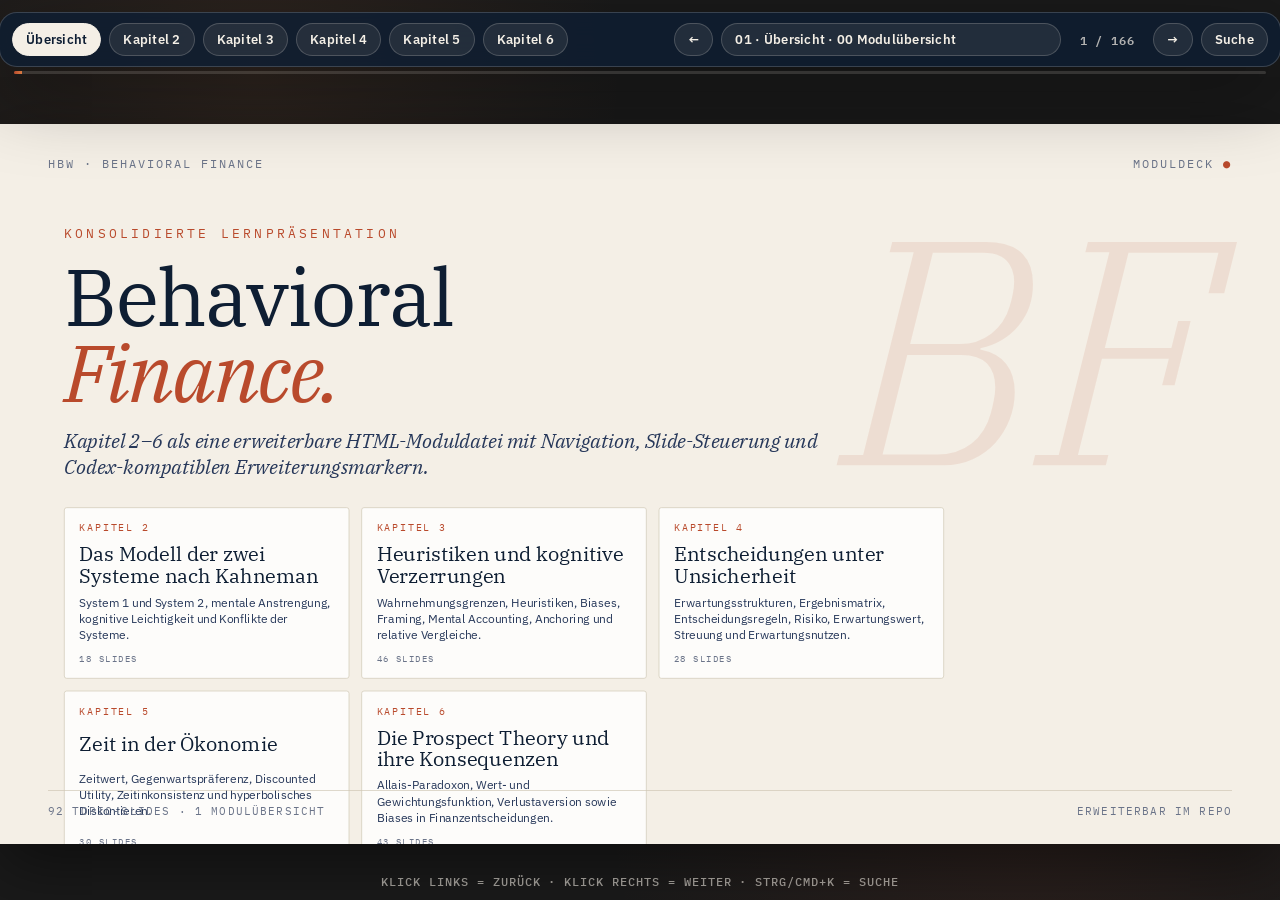
<file: index.html>
<!doctype html>
<html lang="de">
<head>
    <meta charset="utf-8" />
    <meta name="viewport" content="width=device-width, initial-scale=1" />
    <title>Behavioral Finance · Modulares Moduldeck</title>
    <meta name="description" content="Behavioral-Finance-Lernpräsentation mit modular angebundenen HTML-Topics." />
    <link rel="preconnect" href="https://fonts.googleapis.com">
    <link rel="preconnect" href="https://fonts.gstatic.com" crossorigin>
    <link href="https://fonts.googleapis.com/css2?family=IBM+Plex+Sans:wght@300;400;500;600;700&family=IBM+Plex+Serif:ital,wght@0,400;0,500;0,600;1,400&family=IBM+Plex+Mono:wght@400;500;600&display=swap" rel="stylesheet">
    <link rel="stylesheet" href="assets/css/deck.css" />
</head>
<body>

    <div class="deck-ui" aria-label="Behavioral Finance Navigation">
        <div class="deck-tabs"><button type="button" data-goto="behavioral-finance-overview">Übersicht</button></div>
        <div class="deck-actions">
            <button type="button" data-deck-prev aria-label="Vorherige Slide">←</button>
            <select id="deck-slide-select" aria-label="Slide auswählen"></select>
            <span class="deck-counter">1 / 1</span>
            <button type="button" data-deck-next aria-label="Nächste Slide">→</button>
            <button type="button" data-search-open title="Suche öffnen: Strg/Cmd+K">Suche</button>
        </div>
        <div class="deck-progress"><span></span></div>
    </div>

    <div class="deck-hint">Klick links = zurück · Klick rechts = weiter · Strg/Cmd+K = Suche</div>

    <div class="deck-search" aria-hidden="true">
        <div class="deck-search-panel" role="dialog" aria-label="Slide-Suche">
            <input id="deck-search-input" type="search" placeholder="Slides durchsuchen …  (Esc schließt)" autocomplete="off" />
            <div class="deck-search-list"></div>
        </div>
    </div>

    <deck-stage>
        <!-- MODULE_OVERVIEW_START -->
<section class="slide-title module-slide module-overview is-active" data-chapter-key="module-overview" data-chapter-short="Übersicht" data-chapter-start="true" data-chapter-title="Modulübersicht" data-module="behavioral-finance" data-slide-index="1" data-slide-label="00 Modulübersicht" data-slide-total="1" id="behavioral-finance-overview">
<div class="chrome-top"><span>HBW · Behavioral Finance</span><span>Moduldeck <span class="dot">●</span></span></div>
<div class="big-mark">BF</div>
<div class="stack" style="top:150px;">
<div class="eyebrow">Konsolidierte Lernpräsentation</div>
<h1 class="display" style="margin-top:24px;">Behavioral<br/><em style="font-style:italic; color:var(--accent);">Finance.</em></h1>
<p class="sub" style="margin-top:26px; max-width:1180px;">Kapitel 2–6 als eine erweiterbare HTML-Moduldatei mit Navigation, Slide-Steuerung und Codex-kompatiblen Erweiterungsmarkern.</p>
<div class="overview-grid" style="margin-top:42px;">
<button class="overview-card" data-goto="kapitel-2-slide-01" type="button">
<span class="overview-kicker">Kapitel 2</span>
<span class="overview-title">Das Modell der zwei Systeme nach Kahneman</span>
<span class="overview-sub">System 1 und System 2, mentale Anstrengung, kognitive Leichtigkeit und Konflikte der Systeme.</span>
<span class="overview-count">18 Slides</span>
</button><button class="overview-card" data-goto="kapitel-3-slide-01" type="button">
<span class="overview-kicker">Kapitel 3</span>
<span class="overview-title">Heuristiken und kognitive Verzerrungen</span>
<span class="overview-sub">Wahrnehmungsgrenzen, Heuristiken, Biases, Framing, Mental Accounting, Anchoring und relative Vergleiche.</span>
<span class="overview-count">46 Slides</span>
</button><button class="overview-card" data-goto="kapitel-4-slide-01" type="button">
<span class="overview-kicker">Kapitel 4</span>
<span class="overview-title">Entscheidungen unter Unsicherheit</span>
<span class="overview-sub">Erwartungsstrukturen, Ergebnismatrix, Entscheidungsregeln, Risiko, Erwartungswert, Streuung und Erwartungsnutzen.</span>
<span class="overview-count">28 Slides</span>
</button><button class="overview-card" data-goto="kapitel-5-slide-01" type="button">
<span class="overview-kicker">Kapitel 5</span>
<span class="overview-title">Zeit in der Ökonomie</span>
<span class="overview-sub">Zeitwert, Gegenwartspräferenz, Discounted Utility, Zeitinkonsistenz und hyperbolisches Diskontieren.</span>
<span class="overview-count">30 Slides</span>
</button><button class="overview-card" data-goto="kapitel-6-slide-01" type="button">
<span class="overview-kicker">Kapitel 6</span>
<span class="overview-title">Die Prospect Theory und ihre Konsequenzen</span>
<span class="overview-sub">Allais-Paradoxon, Wert- und Gewichtungsfunktion, Verlustaversion sowie Biases in Finanzentscheidungen.</span>
<span class="overview-count">43 Slides</span>
</button>
</div>
</div>
<div class="chrome-bot"><span>92 Topic-Slides · 1 Modulübersicht</span><span>Erweiterbar im Repo</span></div>
</section>
<!-- MODULE_OVERVIEW_END -->

        <!-- MODULE_TOPICS_ARE_LOADED_FROM: topics/manifest.js -->

        <!-- MODULE_EXTENSION_SLOT
             Neue Themen werden nicht mehr manuell in diese Datei kopiert.
             Stattdessen:
             1. Topic-Fragment in /topics ablegen
             2. Eintrag in /topics/manifest.js ergänzen
             3. Fertig: Navigation und Slide-Auswahl bauen sich automatisch neu auf.
        -->
    </deck-stage>

    <script src="topics/manifest.js"></script>
    <script src="assets/js/deck.js"></script>
</body>
</html>
</file>
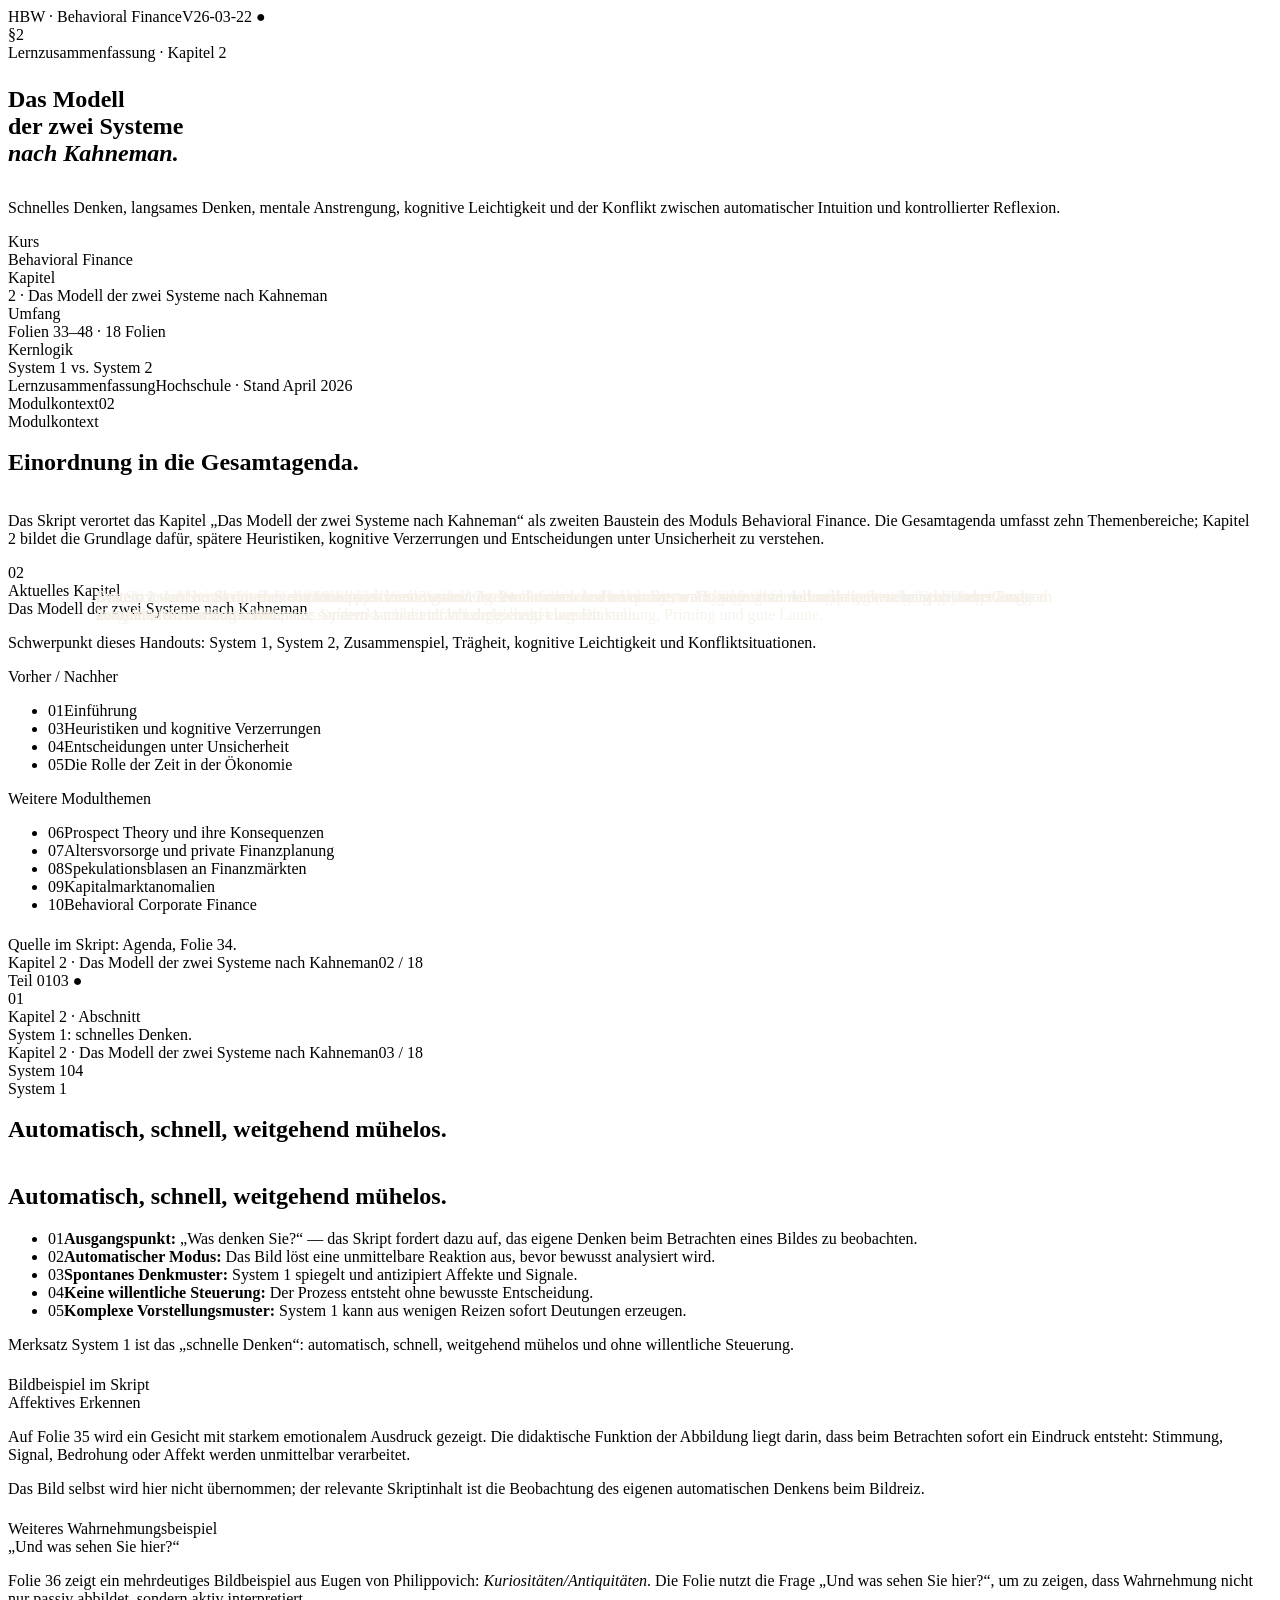
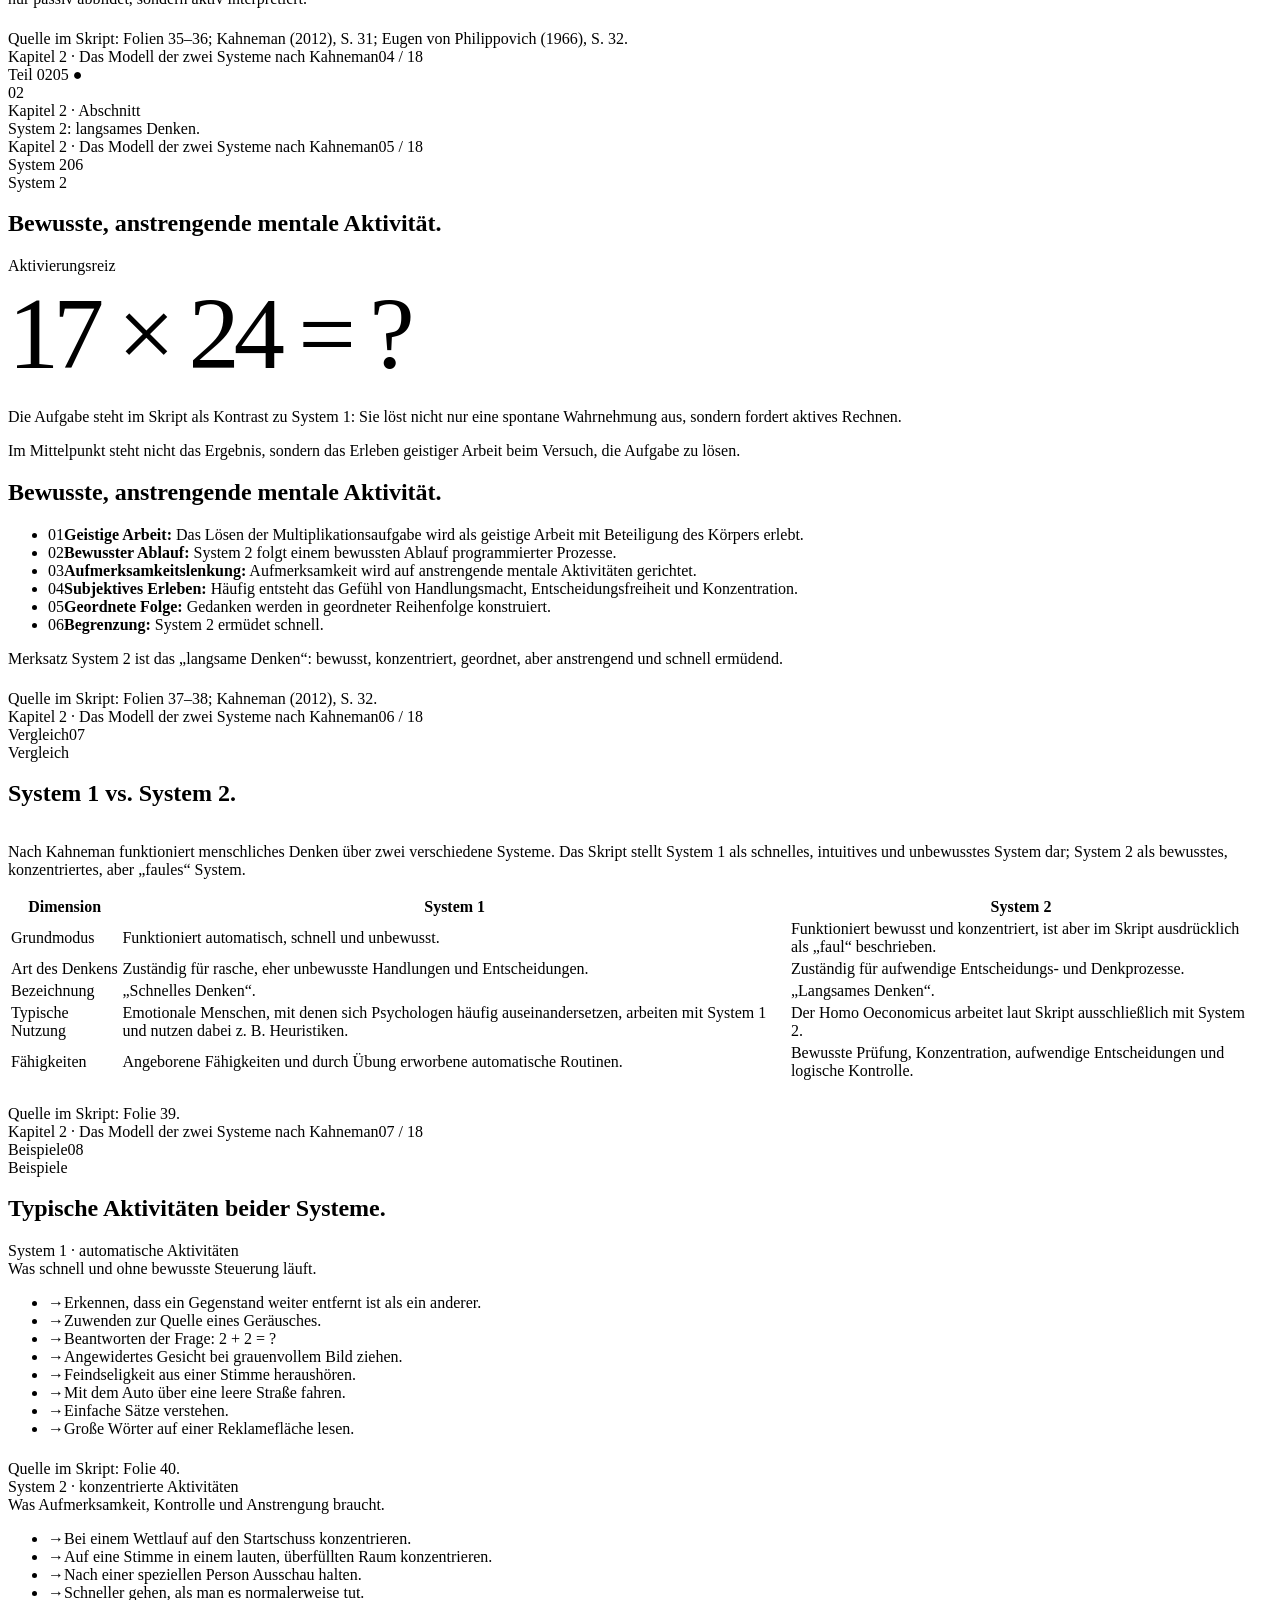
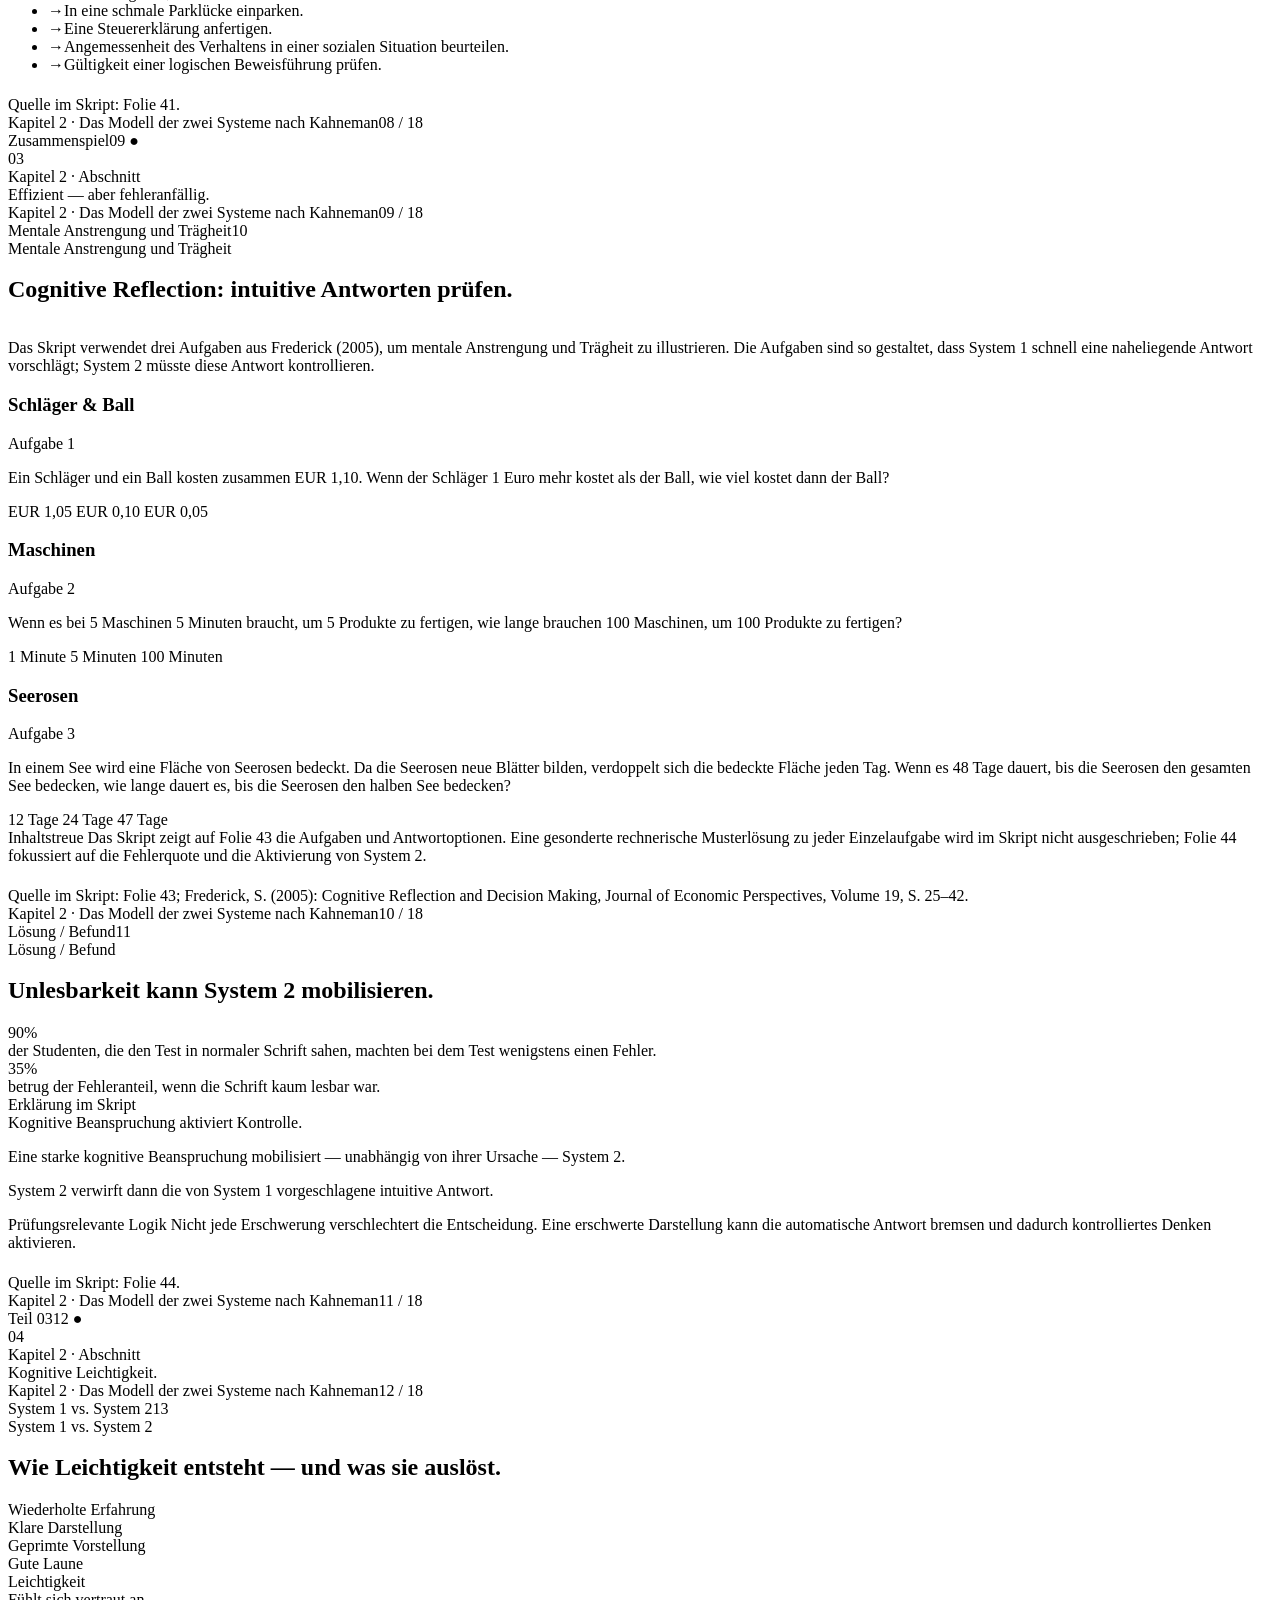
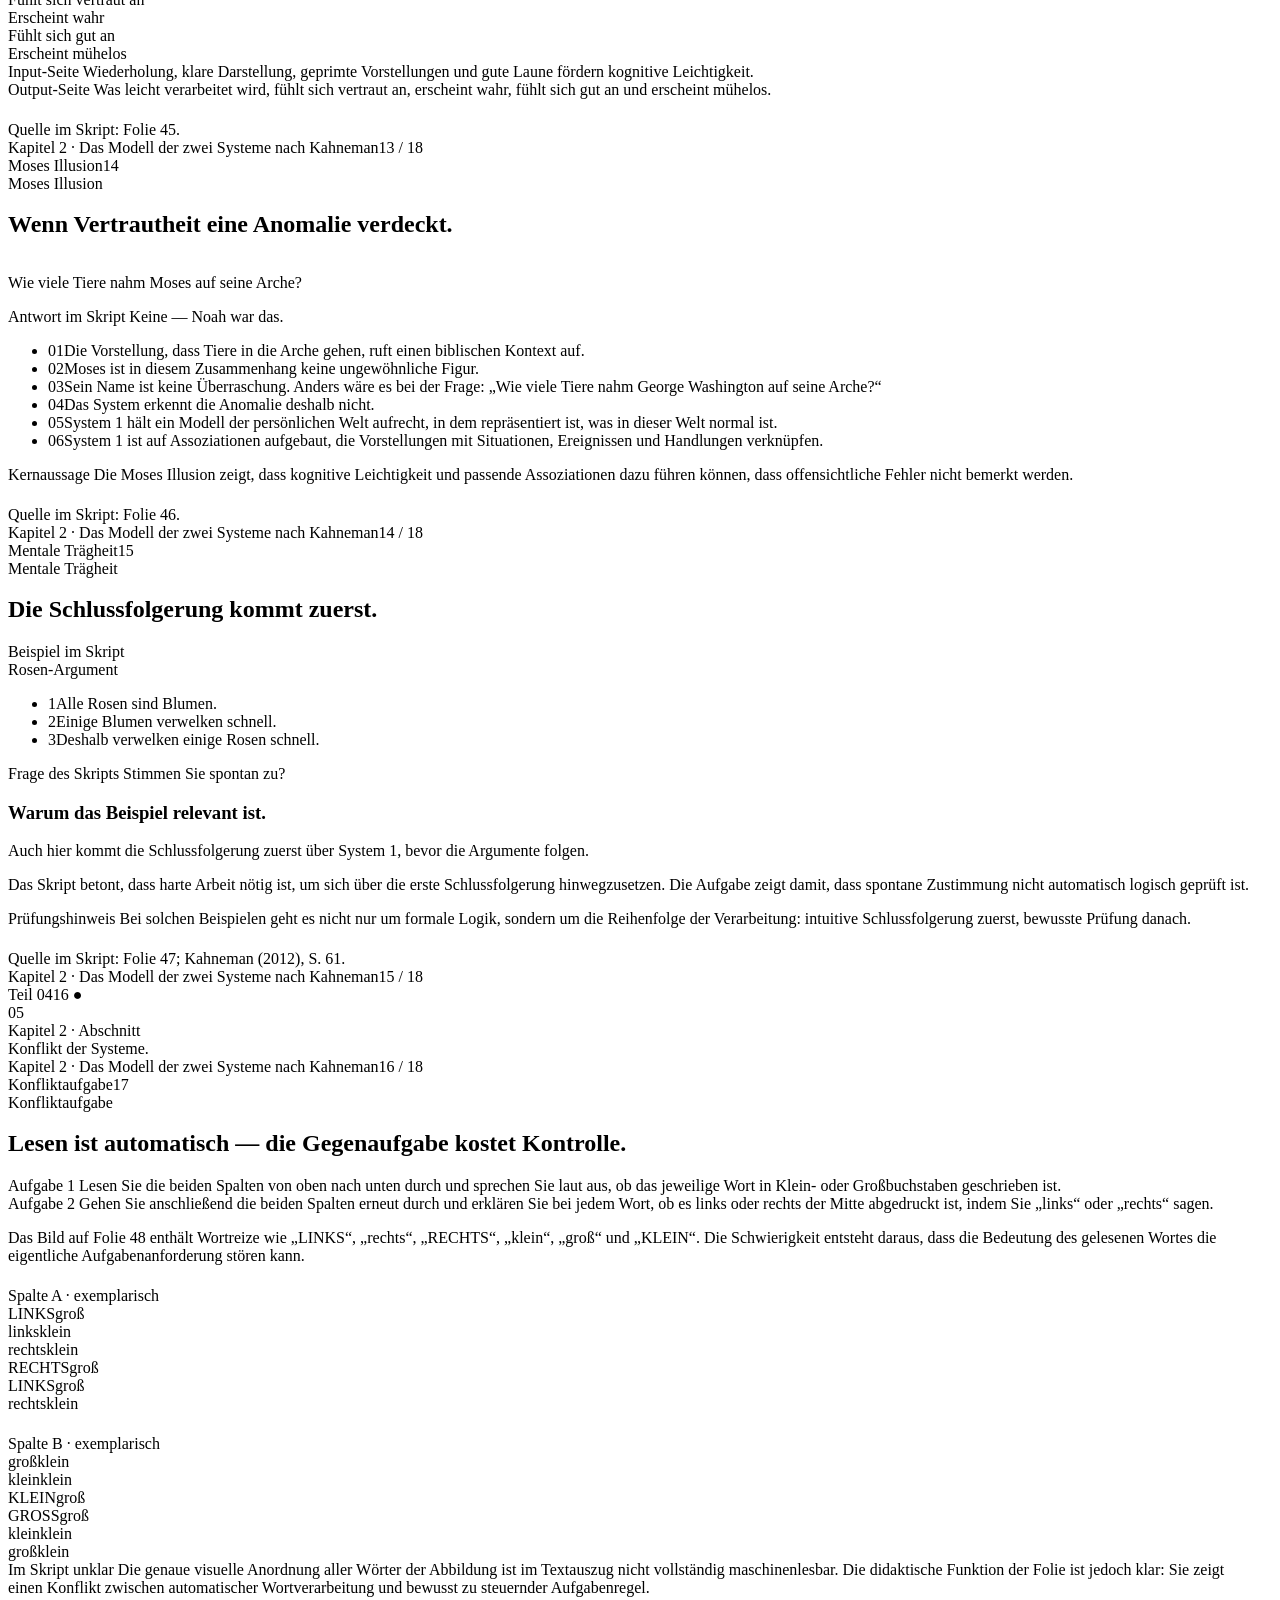
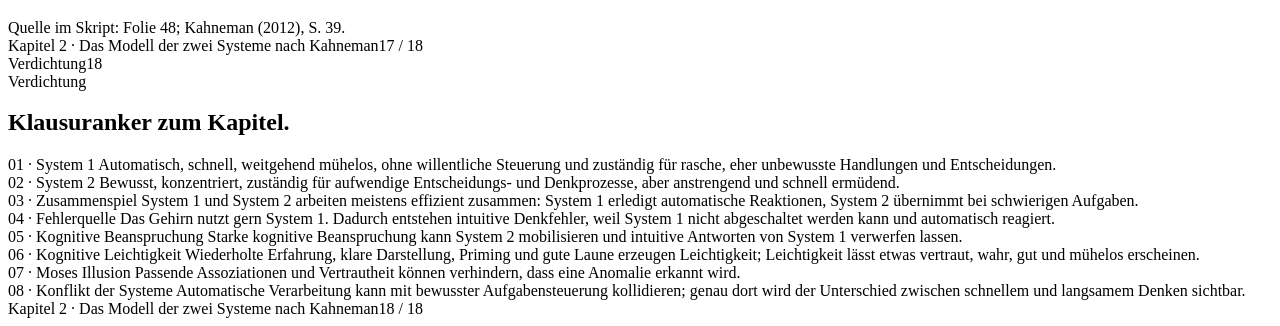
<file: kapitel-2-zwei-systeme-kahneman.html>
<!-- MODULE_CHAPTER_START: kapitel-2 | Kapitel 2 · Das Modell der zwei Systeme nach Kahneman | slides=18 -->
<!-- Dieses Topic ist ein HTML-Fragment: keine <html>, <head>, <body> Tags einfügen. -->

<section class="slide-title module-slide chapter-start" data-chapter-key="kapitel-2" data-chapter-short="Kapitel 2" data-chapter-start="true" data-chapter-title="Kapitel 2 · Das Modell der zwei Systeme nach Kahneman" data-module="behavioral-finance" data-screen-label="01 Title" data-slide-index="1" data-slide-label="01 Title" data-slide-total="18" id="kapitel-2-slide-01">
<div class="chrome-top"><span>HBW · Behavioral Finance</span><span>V26-03-22 <span class="dot">●</span></span></div>
<div class="big-mark">§2</div>
<div class="stack">
<div class="eyebrow">Lernzusammenfassung · Kapitel 2</div>
<h1 class="display" style="margin-top:24px;">Das Modell<br/>der zwei Systeme<br/><em style="font-style:italic; color:var(--accent);">nach Kahneman.</em></h1>
<p class="sub" style="margin-top:32px; max-width:1180px;">Schnelles Denken, langsames Denken, mentale Anstrengung, kognitive Leichtigkeit und der Konflikt zwischen automatischer Intuition und kontrollierter Reflexion.</p>
</div>
<div class="meta">
<div class="block"><div class="k">Kurs</div><div class="v">Behavioral Finance</div></div>
<div class="block"><div class="k">Kapitel</div><div class="v">2 · Das Modell der zwei Systeme nach Kahneman</div></div>
<div class="block"><div class="k">Umfang</div><div class="v">Folien 33–48 · 18 Folien</div></div>
<div class="block"><div class="k">Kernlogik</div><div class="v">System 1 vs. System 2</div></div>
</div>
<div class="chrome-bot"><span>Lernzusammenfassung</span><span>Hochschule · Stand April 2026</span></div>
</section>

<section class="module-slide" data-chapter-key="kapitel-2" data-chapter-short="Kapitel 2" data-chapter-title="Kapitel 2 · Das Modell der zwei Systeme nach Kahneman" data-module="behavioral-finance" data-screen-label="02 Einordnung in die Gesamtagenda." data-slide-index="2" data-slide-label="02 Einordnung in die Gesamtagenda." data-slide-total="18" id="kapitel-2-slide-02">
<div class="chrome-top"><span>Modulkontext</span><span>02</span></div>
<div class="content-head" style="top:124px;">
<div class="eyebrow">Modulkontext</div>
<h2 class="title-md" style="margin-top:18px; max-width:1600px;">Einordnung in die Gesamtagenda.</h2>
</div>
<div class="content-body" style="top:330px; bottom:116px; overflow:auto; padding-right:18px;">
<p class="body-lg">
        Das Skript verortet das Kapitel „Das Modell der zwei Systeme nach Kahneman“ als zweiten Baustein des Moduls Behavioral Finance.
        Die Gesamtagenda umfasst zehn Themenbereiche; Kapitel 2 bildet die Grundlage dafür, spätere Heuristiken, kognitive Verzerrungen und Entscheidungen unter Unsicherheit zu verstehen.
      </p>

      <div class="three-col mt-40">
        <div class="card">
          <div class="display accent-ink">02</div>
          <div class="card-eyebrow">Aktuelles Kapitel</div>
          <div class="card-title">Das Modell der zwei Systeme nach Kahneman</div>
          <p class="card-body">
            Schwerpunkt dieses Handouts: System 1, System 2, Zusammenspiel, Trägheit, kognitive Leichtigkeit und Konfliktsituationen.
          </p>
        </div>

        <div class="card">
          <div class="card-eyebrow">Vorher / Nachher</div>
          <ul class="clean">
            <li><span class="marker">01</span><span>Einführung</span></li>
            <li><span class="marker">03</span><span>Heuristiken und kognitive Verzerrungen</span></li>
            <li><span class="marker">04</span><span>Entscheidungen unter Unsicherheit</span></li>
            <li><span class="marker">05</span><span>Die Rolle der Zeit in der Ökonomie</span></li>
          </ul>
        </div>

        <div class="card">
          <div class="card-eyebrow">Weitere Modulthemen</div>
          <ul class="clean">
            <li><span class="marker">06</span><span>Prospect Theory und ihre Konsequenzen</span></li>
            <li><span class="marker">07</span><span>Altersvorsorge und private Finanzplanung</span></li>
            <li><span class="marker">08</span><span>Spekulationsblasen an Finanzmärkten</span></li>
            <li><span class="marker">09</span><span>Kapitalmarktanomalien</span></li>
            <li><span class="marker">10</span><span>Behavioral Corporate Finance</span></li>
          </ul>
        </div>
      </div>

      <div class="label" style="margin-top:22px;">Quelle im Skript: Agenda, Folie 34.</div>
</div>
<div class="chrome-bot"><span>Kapitel 2 · Das Modell der zwei Systeme nach Kahneman</span><span>02 / 18</span></div>
</section>

<section class="slide-divider module-slide" data-chapter-key="kapitel-2" data-chapter-short="Kapitel 2" data-chapter-title="Kapitel 2 · Das Modell der zwei Systeme nach Kahneman" data-module="behavioral-finance" data-screen-label="03 System 1: schnelles Denken." data-slide-index="3" data-slide-label="03 System 1: schnelles Denken." data-slide-total="18" id="kapitel-2-slide-03">
<div class="chrome-top"><span>Teil 01</span><span>03 <span class="dot">●</span></span></div>
<div class="big-num">01</div>
<div class="sub-label">Kapitel 2 · Abschnitt</div>
<div class="big-title">System 1: schnelles Denken.</div>
<p class="sub" style="position:absolute; left:96px; right:220px; bottom:260px; color:rgba(244,239,230,0.74);">System 1 steht im Skript für automatische, schnelle und weitgehend mühelose Denkprozesse. Es läuft ohne willentliche Steuerung ab und erzeugt komplexe Vorstellungsmuster.</p>
<div class="chrome-bot"><span>Kapitel 2 · Das Modell der zwei Systeme nach Kahneman</span><span>03 / 18</span></div>
</section>

<section class="module-slide" data-chapter-key="kapitel-2" data-chapter-short="Kapitel 2" data-chapter-title="Kapitel 2 · Das Modell der zwei Systeme nach Kahneman" data-module="behavioral-finance" data-screen-label="04 Automatisch, schnell, weitgehend mühelos." data-slide-index="4" data-slide-label="04 Automatisch, schnell, weitgehend mühelos." data-slide-total="18" id="kapitel-2-slide-04">
<div class="chrome-top"><span>System 1</span><span>04</span></div>
<div class="content-head" style="top:124px;">
<div class="eyebrow">System 1</div>
<h2 class="title-md" style="margin-top:18px; max-width:1600px;">Automatisch, schnell, weitgehend mühelos.</h2>
</div>
<div class="content-body" style="top:330px; bottom:116px; overflow:auto; padding-right:18px;">
<div class="two-col">
        <div>
          
          <h2 class="title-md">Automatisch, schnell, weitgehend mühelos.</h2>
          <div class="rule"></div>

          <ul class="clean">
            <li><span class="marker">01</span><span><strong>Ausgangspunkt:</strong> „Was denken Sie?“ — das Skript fordert dazu auf, das eigene Denken beim Betrachten eines Bildes zu beobachten.</span></li>
            <li><span class="marker">02</span><span><strong>Automatischer Modus:</strong> Das Bild löst eine unmittelbare Reaktion aus, bevor bewusst analysiert wird.</span></li>
            <li><span class="marker">03</span><span><strong>Spontanes Denkmuster:</strong> System 1 spiegelt und antizipiert Affekte und Signale.</span></li>
            <li><span class="marker">04</span><span><strong>Keine willentliche Steuerung:</strong> Der Prozess entsteht ohne bewusste Entscheidung.</span></li>
            <li><span class="marker">05</span><span><strong>Komplexe Vorstellungsmuster:</strong> System 1 kann aus wenigen Reizen sofort Deutungen erzeugen.</span></li>
          </ul>

          <div class="callout mt-40">
            <span class="tag">Merksatz</span>
            System 1 ist das „schnelle Denken“: automatisch, schnell, weitgehend mühelos und ohne willentliche Steuerung.
          </div>
        </div>

        <div>
          <div class="card">
            <div class="label" style="margin-top:22px;">Bildbeispiel im Skript</div>
            <div class="card-title">Affektives Erkennen</div>
            <p class="body">
              Auf Folie 35 wird ein Gesicht mit starkem emotionalem Ausdruck gezeigt. Die didaktische Funktion der Abbildung liegt darin, dass beim Betrachten sofort ein Eindruck entsteht: Stimmung, Signal, Bedrohung oder Affekt werden unmittelbar verarbeitet.
            </p>
            <p class="body">
              Das Bild selbst wird hier nicht übernommen; der relevante Skriptinhalt ist die Beobachtung des eigenen automatischen Denkens beim Bildreiz.
            </p>
          </div>

          <div class="card mt-24">
            <div class="label" style="margin-top:22px;">Weiteres Wahrnehmungsbeispiel</div>
            <div class="card-title">„Und was sehen Sie hier?“</div>
            <p class="body">
              Folie 36 zeigt ein mehrdeutiges Bildbeispiel aus Eugen von Philippovich: <em>Kuriositäten/Antiquitäten</em>. Die Folie nutzt die Frage „Und was sehen Sie hier?“, um zu zeigen, dass Wahrnehmung nicht nur passiv abbildet, sondern aktiv interpretiert.
            </p>
          </div>

          <div class="label" style="margin-top:22px;">Quelle im Skript: Folien 35–36; Kahneman (2012), S. 31; Eugen von Philippovich (1966), S. 32.</div>
        </div>
      </div>
</div>
<div class="chrome-bot"><span>Kapitel 2 · Das Modell der zwei Systeme nach Kahneman</span><span>04 / 18</span></div>
</section>

<section class="slide-divider module-slide" data-chapter-key="kapitel-2" data-chapter-short="Kapitel 2" data-chapter-title="Kapitel 2 · Das Modell der zwei Systeme nach Kahneman" data-module="behavioral-finance" data-screen-label="05 System 2: langsames Denken." data-slide-index="5" data-slide-label="05 System 2: langsames Denken." data-slide-total="18" id="kapitel-2-slide-05">
<div class="chrome-top"><span>Teil 02</span><span>05 <span class="dot">●</span></span></div>
<div class="big-num">02</div>
<div class="sub-label">Kapitel 2 · Abschnitt</div>
<div class="big-title">System 2: langsames Denken.</div>
<p class="sub" style="position:absolute; left:96px; right:220px; bottom:260px; color:rgba(244,239,230,0.74);">System 2 wird im Skript über die Multiplikationsaufgabe 17 × 24 aktiviert. Anders als System 1 benötigt es Aufmerksamkeit, geistige Arbeit und kontrollierte Konzentration.</p>
<div class="chrome-bot"><span>Kapitel 2 · Das Modell der zwei Systeme nach Kahneman</span><span>05 / 18</span></div>
</section>

<section class="module-slide" data-chapter-key="kapitel-2" data-chapter-short="Kapitel 2" data-chapter-title="Kapitel 2 · Das Modell der zwei Systeme nach Kahneman" data-module="behavioral-finance" data-screen-label="06 Bewusste, anstrengende mentale Aktivität." data-slide-index="6" data-slide-label="06 Bewusste, anstrengende mentale Aktivität." data-slide-total="18" id="kapitel-2-slide-06">
<div class="chrome-top"><span>System 2</span><span>06</span></div>
<div class="content-head" style="top:124px;">
<div class="eyebrow">System 2</div>
<h2 class="title-md" style="margin-top:18px; max-width:1600px;">Bewusste, anstrengende mentale Aktivität.</h2>
</div>
<div class="content-body" style="top:330px; bottom:116px; overflow:auto; padding-right:18px;">
<div class="two-col">
        <div class="card dark">
          <div class="card-eyebrow">Aktivierungsreiz</div>
          <div class="card-title" style="font-size: clamp(3.6rem, 8vw, 8rem); letter-spacing: -0.06em;">17 × 24 = ?</div>
          <p class="card-body">
            Die Aufgabe steht im Skript als Kontrast zu System 1: Sie löst nicht nur eine spontane Wahrnehmung aus, sondern fordert aktives Rechnen.
          </p>
          <p class="card-body">
            Im Mittelpunkt steht nicht das Ergebnis, sondern das Erleben geistiger Arbeit beim Versuch, die Aufgabe zu lösen.
          </p>
        </div>

        <div>
          
          <h2 class="title-md">Bewusste, anstrengende mentale Aktivität.</h2>
          <div class="rule"></div>

          <ul class="clean">
            <li><span class="marker">01</span><span><strong>Geistige Arbeit:</strong> Das Lösen der Multiplikationsaufgabe wird als geistige Arbeit mit Beteiligung des Körpers erlebt.</span></li>
            <li><span class="marker">02</span><span><strong>Bewusster Ablauf:</strong> System 2 folgt einem bewussten Ablauf programmierter Prozesse.</span></li>
            <li><span class="marker">03</span><span><strong>Aufmerksamkeitslenkung:</strong> Aufmerksamkeit wird auf anstrengende mentale Aktivitäten gerichtet.</span></li>
            <li><span class="marker">04</span><span><strong>Subjektives Erleben:</strong> Häufig entsteht das Gefühl von Handlungsmacht, Entscheidungsfreiheit und Konzentration.</span></li>
            <li><span class="marker">05</span><span><strong>Geordnete Folge:</strong> Gedanken werden in geordneter Reihenfolge konstruiert.</span></li>
            <li><span class="marker">06</span><span><strong>Begrenzung:</strong> System 2 ermüdet schnell.</span></li>
          </ul>

          <div class="callout mt-40">
            <span class="tag">Merksatz</span>
            System 2 ist das „langsame Denken“: bewusst, konzentriert, geordnet, aber anstrengend und schnell ermüdend.
          </div>
        </div>
      </div>

      <div class="label" style="margin-top:22px;">Quelle im Skript: Folien 37–38; Kahneman (2012), S. 32.</div>
</div>
<div class="chrome-bot"><span>Kapitel 2 · Das Modell der zwei Systeme nach Kahneman</span><span>06 / 18</span></div>
</section>

<section class="module-slide" data-chapter-key="kapitel-2" data-chapter-short="Kapitel 2" data-chapter-title="Kapitel 2 · Das Modell der zwei Systeme nach Kahneman" data-module="behavioral-finance" data-screen-label="07 System 1 vs. System 2." data-slide-index="7" data-slide-label="07 System 1 vs. System 2." data-slide-total="18" id="kapitel-2-slide-07">
<div class="chrome-top"><span>Vergleich</span><span>07</span></div>
<div class="content-head" style="top:124px;">
<div class="eyebrow">Vergleich</div>
<h2 class="title-md" style="margin-top:18px; max-width:1600px;">System 1 vs. System 2.</h2>
</div>
<div class="content-body" style="top:330px; bottom:116px; overflow:auto; padding-right:18px;">
<p class="body-lg">
        Nach Kahneman funktioniert menschliches Denken über zwei verschiedene Systeme. Das Skript stellt System 1 als schnelles, intuitives und unbewusstes System dar; System 2 als bewusstes, konzentriertes, aber „faules“ System.
      </p>

      <table class="grid-tbl">
        <thead>
          <tr>
            <th>Dimension</th>
            <th>System 1</th>
            <th>System 2</th>
          </tr>
        </thead>
        <tbody>
          <tr>
            <td class="k">Grundmodus</td>
            <td>Funktioniert automatisch, schnell und unbewusst.</td>
            <td>Funktioniert bewusst und konzentriert, ist aber im Skript ausdrücklich als „faul“ beschrieben.</td>
          </tr>
          <tr>
            <td class="k">Art des Denkens</td>
            <td>Zuständig für rasche, eher unbewusste Handlungen und Entscheidungen.</td>
            <td>Zuständig für aufwendige Entscheidungs- und Denkprozesse.</td>
          </tr>
          <tr>
            <td class="k">Bezeichnung</td>
            <td>„Schnelles Denken“.</td>
            <td>„Langsames Denken“.</td>
          </tr>
          <tr>
            <td class="k">Typische Nutzung</td>
            <td>Emotionale Menschen, mit denen sich Psychologen häufig auseinandersetzen, arbeiten mit System 1 und nutzen dabei z. B. Heuristiken.</td>
            <td>Der Homo Oeconomicus arbeitet laut Skript ausschließlich mit System 2.</td>
          </tr>
          <tr>
            <td class="k">Fähigkeiten</td>
            <td>Angeborene Fähigkeiten und durch Übung erworbene automatische Routinen.</td>
            <td>Bewusste Prüfung, Konzentration, aufwendige Entscheidungen und logische Kontrolle.</td>
          </tr>
        </tbody>
      </table>

      <div class="label" style="margin-top:22px;">Quelle im Skript: Folie 39.</div>
</div>
<div class="chrome-bot"><span>Kapitel 2 · Das Modell der zwei Systeme nach Kahneman</span><span>07 / 18</span></div>
</section>

<section class="module-slide" data-chapter-key="kapitel-2" data-chapter-short="Kapitel 2" data-chapter-title="Kapitel 2 · Das Modell der zwei Systeme nach Kahneman" data-module="behavioral-finance" data-screen-label="08 Typische Aktivitäten beider Systeme." data-slide-index="8" data-slide-label="08 Typische Aktivitäten beider Systeme." data-slide-total="18" id="kapitel-2-slide-08">
<div class="chrome-top"><span>Beispiele</span><span>08</span></div>
<div class="content-head" style="top:124px;">
<div class="eyebrow">Beispiele</div>
<h2 class="title-md" style="margin-top:18px; max-width:1600px;">Typische Aktivitäten beider Systeme.</h2>
</div>
<div class="content-body" style="top:330px; bottom:116px; overflow:auto; padding-right:18px;">
<div class="two-col mt-40">
        <div class="card">
          <div class="card-eyebrow">System 1 · automatische Aktivitäten</div>
          <div class="card-title">Was schnell und ohne bewusste Steuerung läuft.</div>
          <ul class="clean">
            <li><span class="marker">→</span><span>Erkennen, dass ein Gegenstand weiter entfernt ist als ein anderer.</span></li>
            <li><span class="marker">→</span><span>Zuwenden zur Quelle eines Geräusches.</span></li>
            <li><span class="marker">→</span><span>Beantworten der Frage: 2 + 2 = ?</span></li>
            <li><span class="marker">→</span><span>Angewidertes Gesicht bei grauenvollem Bild ziehen.</span></li>
            <li><span class="marker">→</span><span>Feindseligkeit aus einer Stimme heraushören.</span></li>
            <li><span class="marker">→</span><span>Mit dem Auto über eine leere Straße fahren.</span></li>
            <li><span class="marker">→</span><span>Einfache Sätze verstehen.</span></li>
            <li><span class="marker">→</span><span>Große Wörter auf einer Reklamefläche lesen.</span></li>
          </ul>
          <div class="label" style="margin-top:22px;">Quelle im Skript: Folie 40.</div>
        </div>

        <div class="card">
          <div class="card-eyebrow">System 2 · konzentrierte Aktivitäten</div>
          <div class="card-title">Was Aufmerksamkeit, Kontrolle und Anstrengung braucht.</div>
          <ul class="clean">
            <li><span class="marker">→</span><span>Bei einem Wettlauf auf den Startschuss konzentrieren.</span></li>
            <li><span class="marker">→</span><span>Auf eine Stimme in einem lauten, überfüllten Raum konzentrieren.</span></li>
            <li><span class="marker">→</span><span>Nach einer speziellen Person Ausschau halten.</span></li>
            <li><span class="marker">→</span><span>Schneller gehen, als man es normalerweise tut.</span></li>
            <li><span class="marker">→</span><span>In eine schmale Parklücke einparken.</span></li>
            <li><span class="marker">→</span><span>Eine Steuererklärung anfertigen.</span></li>
            <li><span class="marker">→</span><span>Angemessenheit des Verhaltens in einer sozialen Situation beurteilen.</span></li>
            <li><span class="marker">→</span><span>Gültigkeit einer logischen Beweisführung prüfen.</span></li>
          </ul>
          <div class="label" style="margin-top:22px;">Quelle im Skript: Folie 41.</div>
        </div>
      </div>
</div>
<div class="chrome-bot"><span>Kapitel 2 · Das Modell der zwei Systeme nach Kahneman</span><span>08 / 18</span></div>
</section>

<section class="slide-divider module-slide" data-chapter-key="kapitel-2" data-chapter-short="Kapitel 2" data-chapter-title="Kapitel 2 · Das Modell der zwei Systeme nach Kahneman" data-module="behavioral-finance" data-screen-label="09 Effizient  aber fehleranfällig." data-slide-index="9" data-slide-label="09 Effizient  aber fehleranfällig." data-slide-total="18" id="kapitel-2-slide-09">
<div class="chrome-top"><span>Zusammenspiel</span><span>09 <span class="dot">●</span></span></div>
<div class="big-num">03</div>
<div class="sub-label">Kapitel 2 · Abschnitt</div>
<div class="big-title">Effizient — aber fehleranfällig.</div>
<p class="sub" style="position:absolute; left:96px; right:220px; bottom:260px; color:rgba(244,239,230,0.74);">System 1 und System 2 arbeiten meistens effizient zusammen. Problematisch wird es dort, wo System 1 schnell anspringt, während System 2 wegen Trägheit, Aufwand oder fehlender Aufmerksamkeit nicht korrigierend eingreift.</p>
<div class="chrome-bot"><span>Kapitel 2 · Das Modell der zwei Systeme nach Kahneman</span><span>09 / 18</span></div>
</section>

<section class="module-slide" data-chapter-key="kapitel-2" data-chapter-short="Kapitel 2" data-chapter-title="Kapitel 2 · Das Modell der zwei Systeme nach Kahneman" data-module="behavioral-finance" data-screen-label="10 Cognitive Reflection: intuitive Antworten prüfen." data-slide-index="10" data-slide-label="10 Cognitive Reflection: intuitive Antworten prüfen." data-slide-total="18" id="kapitel-2-slide-10">
<div class="chrome-top"><span>Mentale Anstrengung und Trägheit</span><span>10</span></div>
<div class="content-head" style="top:124px;">
<div class="eyebrow">Mentale Anstrengung und Trägheit</div>
<h2 class="title-md" style="margin-top:18px; max-width:1600px;">Cognitive Reflection: intuitive Antworten prüfen.</h2>
</div>
<div class="content-body" style="top:330px; bottom:116px; overflow:auto; padding-right:18px;">
<p class="body-lg">
        Das Skript verwendet drei Aufgaben aus Frederick (2005), um mentale Anstrengung und Trägheit zu illustrieren. Die Aufgaben sind so gestaltet, dass System 1 schnell eine naheliegende Antwort vorschlägt; System 2 müsste diese Antwort kontrollieren.
      </p>

      <div class="three-col mt-40">
        <div class="card">
          <div class="flex between center">
            <h3>Schläger & Ball</h3>
            <span class="pill accent">Aufgabe 1</span>
          </div>
          <p class="body">
            Ein Schläger und ein Ball kosten zusammen EUR 1,10. Wenn der Schläger 1 Euro mehr kostet als der Ball, wie viel kostet dann der Ball?
          </p>
          <div class="flex gap-20">
            <span class="pill">EUR 1,05</span>
            <span class="pill">EUR 0,10</span>
            <span class="pill">EUR 0,05</span>
          </div>
        </div>

        <div class="card">
          <div class="flex between center">
            <h3>Maschinen</h3>
            <span class="pill accent">Aufgabe 2</span>
          </div>
          <p class="body">
            Wenn es bei 5 Maschinen 5 Minuten braucht, um 5 Produkte zu fertigen, wie lange brauchen 100 Maschinen, um 100 Produkte zu fertigen?
          </p>
          <div class="flex gap-20">
            <span class="pill">1 Minute</span>
            <span class="pill">5 Minuten</span>
            <span class="pill">100 Minuten</span>
          </div>
        </div>

        <div class="card">
          <div class="flex between center">
            <h3>Seerosen</h3>
            <span class="pill accent">Aufgabe 3</span>
          </div>
          <p class="body">
            In einem See wird eine Fläche von Seerosen bedeckt. Da die Seerosen neue Blätter bilden, verdoppelt sich die bedeckte Fläche jeden Tag. Wenn es 48 Tage dauert, bis die Seerosen den gesamten See bedecken, wie lange dauert es, bis die Seerosen den halben See bedecken?
          </p>
          <div class="flex gap-20">
            <span class="pill">12 Tage</span>
            <span class="pill">24 Tage</span>
            <span class="pill">47 Tage</span>
          </div>
        </div>
      </div>

      <div class="callout mt-40">
        <span class="tag">Inhaltstreue</span>
        Das Skript zeigt auf Folie 43 die Aufgaben und Antwortoptionen. Eine gesonderte rechnerische Musterlösung zu jeder Einzelaufgabe wird im Skript nicht ausgeschrieben; Folie 44 fokussiert auf die Fehlerquote und die Aktivierung von System 2.
      </div>

      <div class="label" style="margin-top:22px;">Quelle im Skript: Folie 43; Frederick, S. (2005): Cognitive Reflection and Decision Making, Journal of Economic Perspectives, Volume 19, S. 25–42.</div>
</div>
<div class="chrome-bot"><span>Kapitel 2 · Das Modell der zwei Systeme nach Kahneman</span><span>10 / 18</span></div>
</section>

<section class="module-slide" data-chapter-key="kapitel-2" data-chapter-short="Kapitel 2" data-chapter-title="Kapitel 2 · Das Modell der zwei Systeme nach Kahneman" data-module="behavioral-finance" data-screen-label="11 Unlesbarkeit kann System 2 mobilisieren." data-slide-index="11" data-slide-label="11 Unlesbarkeit kann System 2 mobilisieren." data-slide-total="18" id="kapitel-2-slide-11">
<div class="chrome-top"><span>Lösung / Befund</span><span>11</span></div>
<div class="content-head" style="top:124px;">
<div class="eyebrow">Lösung / Befund</div>
<h2 class="title-md" style="margin-top:18px; max-width:1600px;">Unlesbarkeit kann System 2 mobilisieren.</h2>
</div>
<div class="content-body" style="top:330px; bottom:116px; overflow:auto; padding-right:18px;">
<div class="two-col mt-40">
        <div>
          <div class="card">
            <div class="display accent-ink">90%</div>
            <div class="body">
              der Studenten, die den Test in normaler Schrift sahen, machten bei dem Test wenigstens einen Fehler.
            </div>
          </div>

          <div class="card">
            <div class="display accent-ink">35%</div>
            <div class="body">
              betrug der Fehleranteil, wenn die Schrift kaum lesbar war.
            </div>
          </div>
        </div>

        <div class="card">
          <div class="card-eyebrow">Erklärung im Skript</div>
          <div class="card-title">Kognitive Beanspruchung aktiviert Kontrolle.</div>
          <p class="card-body">
            Eine starke kognitive Beanspruchung mobilisiert — unabhängig von ihrer Ursache — System 2.
          </p>
          <p class="card-body">
            System 2 verwirft dann die von System 1 vorgeschlagene intuitive Antwort.
          </p>
        </div>
      </div>

      <div class="callout mt-40">
        <span class="tag">Prüfungsrelevante Logik</span>
        Nicht jede Erschwerung verschlechtert die Entscheidung. Eine erschwerte Darstellung kann die automatische Antwort bremsen und dadurch kontrolliertes Denken aktivieren.
      </div>

      <div class="label" style="margin-top:22px;">Quelle im Skript: Folie 44.</div>
</div>
<div class="chrome-bot"><span>Kapitel 2 · Das Modell der zwei Systeme nach Kahneman</span><span>11 / 18</span></div>
</section>

<section class="slide-divider module-slide" data-chapter-key="kapitel-2" data-chapter-short="Kapitel 2" data-chapter-title="Kapitel 2 · Das Modell der zwei Systeme nach Kahneman" data-module="behavioral-finance" data-screen-label="12 Kognitive Leichtigkeit." data-slide-index="12" data-slide-label="12 Kognitive Leichtigkeit." data-slide-total="18" id="kapitel-2-slide-12">
<div class="chrome-top"><span>Teil 03</span><span>12 <span class="dot">●</span></span></div>
<div class="big-num">04</div>
<div class="sub-label">Kapitel 2 · Abschnitt</div>
<div class="big-title">Kognitive Leichtigkeit.</div>
<p class="sub" style="position:absolute; left:96px; right:220px; bottom:260px; color:rgba(244,239,230,0.74);">Kognitive Leichtigkeit beschreibt im Skript einen Zustand, in dem Informationen vertraut, wahr, angenehm und mühelos erscheinen. Dieser Zustand entsteht nicht nur durch Wahrheit, sondern auch durch Wiederholung, klare Darstellung, Priming und gute Laune.</p>
<div class="chrome-bot"><span>Kapitel 2 · Das Modell der zwei Systeme nach Kahneman</span><span>12 / 18</span></div>
</section>

<section class="module-slide" data-chapter-key="kapitel-2" data-chapter-short="Kapitel 2" data-chapter-title="Kapitel 2 · Das Modell der zwei Systeme nach Kahneman" data-module="behavioral-finance" data-screen-label="13 Wie Leichtigkeit entsteht  und was sie auslöst." data-slide-index="13" data-slide-label="13 Wie Leichtigkeit entsteht  und was sie auslöst." data-slide-total="18" id="kapitel-2-slide-13">
<div class="chrome-top"><span>System 1 vs. System 2</span><span>13</span></div>
<div class="content-head" style="top:124px;">
<div class="eyebrow">System 1 vs. System 2</div>
<h2 class="title-md" style="margin-top:18px; max-width:1600px;">Wie Leichtigkeit entsteht — und was sie auslöst.</h2>
</div>
<div class="content-body" style="top:330px; bottom:116px; overflow:auto; padding-right:18px;">
<div class="three-col mt-40">
        <div class="flex-col gap-20">
          <div class="card">Wiederholte Erfahrung</div>
          <div class="card">Klare Darstellung</div>
          <div class="card">Geprimte Vorstellung</div>
          <div class="card">Gute Laune</div>
        </div>

        <div class="card dark">Leichtigkeit</div>

        <div class="flex-col gap-20">
          <div class="card">Fühlt sich vertraut an</div>
          <div class="card">Erscheint wahr</div>
          <div class="card">Fühlt sich gut an</div>
          <div class="card">Erscheint mühelos</div>
        </div>
      </div>

      <div class="two-col mt-40">
        <div class="callout">
          <span class="tag">Input-Seite</span>
          Wiederholung, klare Darstellung, geprimte Vorstellungen und gute Laune fördern kognitive Leichtigkeit.
        </div>
        <div class="callout">
          <span class="tag">Output-Seite</span>
          Was leicht verarbeitet wird, fühlt sich vertraut an, erscheint wahr, fühlt sich gut an und erscheint mühelos.
        </div>
      </div>

      <div class="label" style="margin-top:22px;">Quelle im Skript: Folie 45.</div>
</div>
<div class="chrome-bot"><span>Kapitel 2 · Das Modell der zwei Systeme nach Kahneman</span><span>13 / 18</span></div>
</section>

<section class="module-slide" data-chapter-key="kapitel-2" data-chapter-short="Kapitel 2" data-chapter-title="Kapitel 2 · Das Modell der zwei Systeme nach Kahneman" data-module="behavioral-finance" data-screen-label="14 Wenn Vertrautheit eine Anomalie verdeckt." data-slide-index="14" data-slide-label="14 Wenn Vertrautheit eine Anomalie verdeckt." data-slide-total="18" id="kapitel-2-slide-14">
<div class="chrome-top"><span>Moses Illusion</span><span>14</span></div>
<div class="content-head" style="top:124px;">
<div class="eyebrow">Moses Illusion</div>
<h2 class="title-md" style="margin-top:18px; max-width:1600px;">Wenn Vertrautheit eine Anomalie verdeckt.</h2>
</div>
<div class="content-body" style="top:330px; bottom:116px; overflow:auto; padding-right:18px;">
<div class="two-col mt-40">
        <div>
          <p class="quote">Wie viele Tiere nahm Moses auf seine Arche?</p>

          <div class="callout mt-40">
            <span class="tag">Antwort im Skript</span>
            Keine — Noah war das.
          </div>
        </div>

        <div>
          <ul class="clean">
            <li><span class="marker">01</span><span>Die Vorstellung, dass Tiere in die Arche gehen, ruft einen biblischen Kontext auf.</span></li>
            <li><span class="marker">02</span><span>Moses ist in diesem Zusammenhang keine ungewöhnliche Figur.</span></li>
            <li><span class="marker">03</span><span>Sein Name ist keine Überraschung. Anders wäre es bei der Frage: „Wie viele Tiere nahm George Washington auf seine Arche?“</span></li>
            <li><span class="marker">04</span><span>Das System erkennt die Anomalie deshalb nicht.</span></li>
            <li><span class="marker">05</span><span>System 1 hält ein Modell der persönlichen Welt aufrecht, in dem repräsentiert ist, was in dieser Welt normal ist.</span></li>
            <li><span class="marker">06</span><span>System 1 ist auf Assoziationen aufgebaut, die Vorstellungen mit Situationen, Ereignissen und Handlungen verknüpfen.</span></li>
          </ul>
        </div>
      </div>

      <div class="callout mt-40">
        <span class="tag">Kernaussage</span>
        Die Moses Illusion zeigt, dass kognitive Leichtigkeit und passende Assoziationen dazu führen können, dass offensichtliche Fehler nicht bemerkt werden.
      </div>

      <div class="label" style="margin-top:22px;">Quelle im Skript: Folie 46.</div>
</div>
<div class="chrome-bot"><span>Kapitel 2 · Das Modell der zwei Systeme nach Kahneman</span><span>14 / 18</span></div>
</section>

<section class="module-slide" data-chapter-key="kapitel-2" data-chapter-short="Kapitel 2" data-chapter-title="Kapitel 2 · Das Modell der zwei Systeme nach Kahneman" data-module="behavioral-finance" data-screen-label="15 Die Schlussfolgerung kommt zuerst." data-slide-index="15" data-slide-label="15 Die Schlussfolgerung kommt zuerst." data-slide-total="18" id="kapitel-2-slide-15">
<div class="chrome-top"><span>Mentale Trägheit</span><span>15</span></div>
<div class="content-head" style="top:124px;">
<div class="eyebrow">Mentale Trägheit</div>
<h2 class="title-md" style="margin-top:18px; max-width:1600px;">Die Schlussfolgerung kommt zuerst.</h2>
</div>
<div class="content-body" style="top:330px; bottom:116px; overflow:auto; padding-right:18px;">
<div class="two-col mt-40">
        <div class="card">
          <div class="card-eyebrow">Beispiel im Skript</div>
          <div class="card-title">Rosen-Argument</div>
          <ul class="clean">
            <li><span class="marker">1</span><span>Alle Rosen sind Blumen.</span></li>
            <li><span class="marker">2</span><span>Einige Blumen verwelken schnell.</span></li>
            <li><span class="marker">3</span><span>Deshalb verwelken einige Rosen schnell.</span></li>
          </ul>
          <div class="callout mt-24">
            <span class="tag">Frage des Skripts</span>
            Stimmen Sie spontan zu?
          </div>
        </div>

        <div>
          <h3 class="title-md">Warum das Beispiel relevant ist.</h3>
          <p class="body-lg">
            Auch hier kommt die Schlussfolgerung zuerst über System 1, bevor die Argumente folgen.
          </p>
          <p class="body">
            Das Skript betont, dass harte Arbeit nötig ist, um sich über die erste Schlussfolgerung hinwegzusetzen. Die Aufgabe zeigt damit, dass spontane Zustimmung nicht automatisch logisch geprüft ist.
          </p>

          <div class="callout mt-24">
            <span class="tag">Prüfungshinweis</span>
            Bei solchen Beispielen geht es nicht nur um formale Logik, sondern um die Reihenfolge der Verarbeitung: intuitive Schlussfolgerung zuerst, bewusste Prüfung danach.
          </div>
        </div>
      </div>

      <div class="label" style="margin-top:22px;">Quelle im Skript: Folie 47; Kahneman (2012), S. 61.</div>
</div>
<div class="chrome-bot"><span>Kapitel 2 · Das Modell der zwei Systeme nach Kahneman</span><span>15 / 18</span></div>
</section>

<section class="slide-divider module-slide" data-chapter-key="kapitel-2" data-chapter-short="Kapitel 2" data-chapter-title="Kapitel 2 · Das Modell der zwei Systeme nach Kahneman" data-module="behavioral-finance" data-screen-label="16 Konflikt der Systeme." data-slide-index="16" data-slide-label="16 Konflikt der Systeme." data-slide-total="18" id="kapitel-2-slide-16">
<div class="chrome-top"><span>Teil 04</span><span>16 <span class="dot">●</span></span></div>
<div class="big-num">05</div>
<div class="sub-label">Kapitel 2 · Abschnitt</div>
<div class="big-title">Konflikt der Systeme.</div>
<p class="sub" style="position:absolute; left:96px; right:220px; bottom:260px; color:rgba(244,239,230,0.74);">Das Skript endet mit einem Konfliktbeispiel: Automatische Lesereaktionen und kontrollierte Aufgabenanforderungen geraten in Spannung. Genau an solchen Stellen wird sichtbar, dass System 1 nicht einfach abgeschaltet werden kann.</p>
<div class="chrome-bot"><span>Kapitel 2 · Das Modell der zwei Systeme nach Kahneman</span><span>16 / 18</span></div>
</section>

<section class="module-slide" data-chapter-key="kapitel-2" data-chapter-short="Kapitel 2" data-chapter-title="Kapitel 2 · Das Modell der zwei Systeme nach Kahneman" data-module="behavioral-finance" data-screen-label="17 Lesen ist automatisch  die Gegenaufgabe kostet Kontrolle." data-slide-index="17" data-slide-label="17 Lesen ist automatisch  die Gegenaufgabe kostet Kontrolle." data-slide-total="18" id="kapitel-2-slide-17">
<div class="chrome-top"><span>Konfliktaufgabe</span><span>17</span></div>
<div class="content-head" style="top:124px;">
<div class="eyebrow">Konfliktaufgabe</div>
<h2 class="title-md" style="margin-top:18px; max-width:1600px;">Lesen ist automatisch — die Gegenaufgabe kostet Kontrolle.</h2>
</div>
<div class="content-body" style="top:330px; bottom:116px; overflow:auto; padding-right:18px;">
<div class="two-col mt-40">
        <div>
          <div class="callout">
            <span class="tag">Aufgabe 1</span>
            Lesen Sie die beiden Spalten von oben nach unten durch und sprechen Sie laut aus, ob das jeweilige Wort in Klein- oder Großbuchstaben geschrieben ist.
          </div>

          <div class="callout mt-24">
            <span class="tag">Aufgabe 2</span>
            Gehen Sie anschließend die beiden Spalten erneut durch und erklären Sie bei jedem Wort, ob es links oder rechts der Mitte abgedruckt ist, indem Sie „links“ oder „rechts“ sagen.
          </div>

          <p class="body mt-24">
            Das Bild auf Folie 48 enthält Wortreize wie „LINKS“, „rechts“, „RECHTS“, „klein“, „groß“ und „KLEIN“. Die Schwierigkeit entsteht daraus, dass die Bedeutung des gelesenen Wortes die eigentliche Aufgabenanforderung stören kann.
          </p>
        </div>

        <div >
          <div >
            <div class="label" style="margin-top:22px;">Spalte A · exemplarisch</div>
            <div ><span>LINKS</span><span >groß</span></div>
            <div ><span>links</span><span >klein</span></div>
            <div ><span>rechts</span><span >klein</span></div>
            <div ><span>RECHTS</span><span >groß</span></div>
            <div ><span>LINKS</span><span >groß</span></div>
            <div ><span>rechts</span><span >klein</span></div>
          </div>

          <div >
            <div class="label" style="margin-top:22px;">Spalte B · exemplarisch</div>
            <div ><span>groß</span><span >klein</span></div>
            <div ><span>klein</span><span >klein</span></div>
            <div ><span>KLEIN</span><span >groß</span></div>
            <div ><span>GROSS</span><span >groß</span></div>
            <div ><span>klein</span><span >klein</span></div>
            <div ><span>groß</span><span >klein</span></div>
          </div>
        </div>
      </div>

      <div class="callout mt-40">
        <span class="tag">Im Skript unklar</span>
        Die genaue visuelle Anordnung aller Wörter der Abbildung ist im Textauszug nicht vollständig maschinenlesbar. Die didaktische Funktion der Folie ist jedoch klar: Sie zeigt einen Konflikt zwischen automatischer Wortverarbeitung und bewusst zu steuernder Aufgabenregel.
      </div>

      <div class="label" style="margin-top:22px;">Quelle im Skript: Folie 48; Kahneman (2012), S. 39.</div>
</div>
<div class="chrome-bot"><span>Kapitel 2 · Das Modell der zwei Systeme nach Kahneman</span><span>17 / 18</span></div>
</section>

<section class="module-slide" data-chapter-key="kapitel-2" data-chapter-short="Kapitel 2" data-chapter-title="Kapitel 2 · Das Modell der zwei Systeme nach Kahneman" data-module="behavioral-finance" data-screen-label="18 Klausuranker zum Kapitel." data-slide-index="18" data-slide-label="18 Klausuranker zum Kapitel." data-slide-total="18" id="kapitel-2-slide-18">
<div class="chrome-top"><span>Verdichtung</span><span>18</span></div>
<div class="content-head" style="top:124px;">
<div class="eyebrow">Verdichtung</div>
<h2 class="title-md" style="margin-top:18px; max-width:1600px;">Klausuranker zum Kapitel.</h2>
</div>
<div class="content-body" style="top:330px; bottom:116px; overflow:auto; padding-right:18px;">
<div class="two-col mt-40">
        <div class="callout">
          <span class="tag">01 · System 1</span>
          Automatisch, schnell, weitgehend mühelos, ohne willentliche Steuerung und zuständig für rasche, eher unbewusste Handlungen und Entscheidungen.
        </div>

        <div class="callout">
          <span class="tag">02 · System 2</span>
          Bewusst, konzentriert, zuständig für aufwendige Entscheidungs- und Denkprozesse, aber anstrengend und schnell ermüdend.
        </div>

        <div class="callout">
          <span class="tag">03 · Zusammenspiel</span>
          System 1 und System 2 arbeiten meistens effizient zusammen: System 1 erledigt automatische Reaktionen, System 2 übernimmt bei schwierigen Aufgaben.
        </div>

        <div class="callout">
          <span class="tag">04 · Fehlerquelle</span>
          Das Gehirn nutzt gern System 1. Dadurch entstehen intuitive Denkfehler, weil System 1 nicht abgeschaltet werden kann und automatisch reagiert.
        </div>

        <div class="callout">
          <span class="tag">05 · Kognitive Beanspruchung</span>
          Starke kognitive Beanspruchung kann System 2 mobilisieren und intuitive Antworten von System 1 verwerfen lassen.
        </div>

        <div class="callout">
          <span class="tag">06 · Kognitive Leichtigkeit</span>
          Wiederholte Erfahrung, klare Darstellung, Priming und gute Laune erzeugen Leichtigkeit; Leichtigkeit lässt etwas vertraut, wahr, gut und mühelos erscheinen.
        </div>

        <div class="callout">
          <span class="tag">07 · Moses Illusion</span>
          Passende Assoziationen und Vertrautheit können verhindern, dass eine Anomalie erkannt wird.
        </div>

        <div class="callout">
          <span class="tag">08 · Konflikt der Systeme</span>
          Automatische Verarbeitung kann mit bewusster Aufgabensteuerung kollidieren; genau dort wird der Unterschied zwischen schnellem und langsamem Denken sichtbar.
        </div>
      </div>
</div>
<div class="chrome-bot"><span>Kapitel 2 · Das Modell der zwei Systeme nach Kahneman</span><span>18 / 18</span></div>
</section>

<!-- MODULE_CHAPTER_END: kapitel-2 -->
</file>
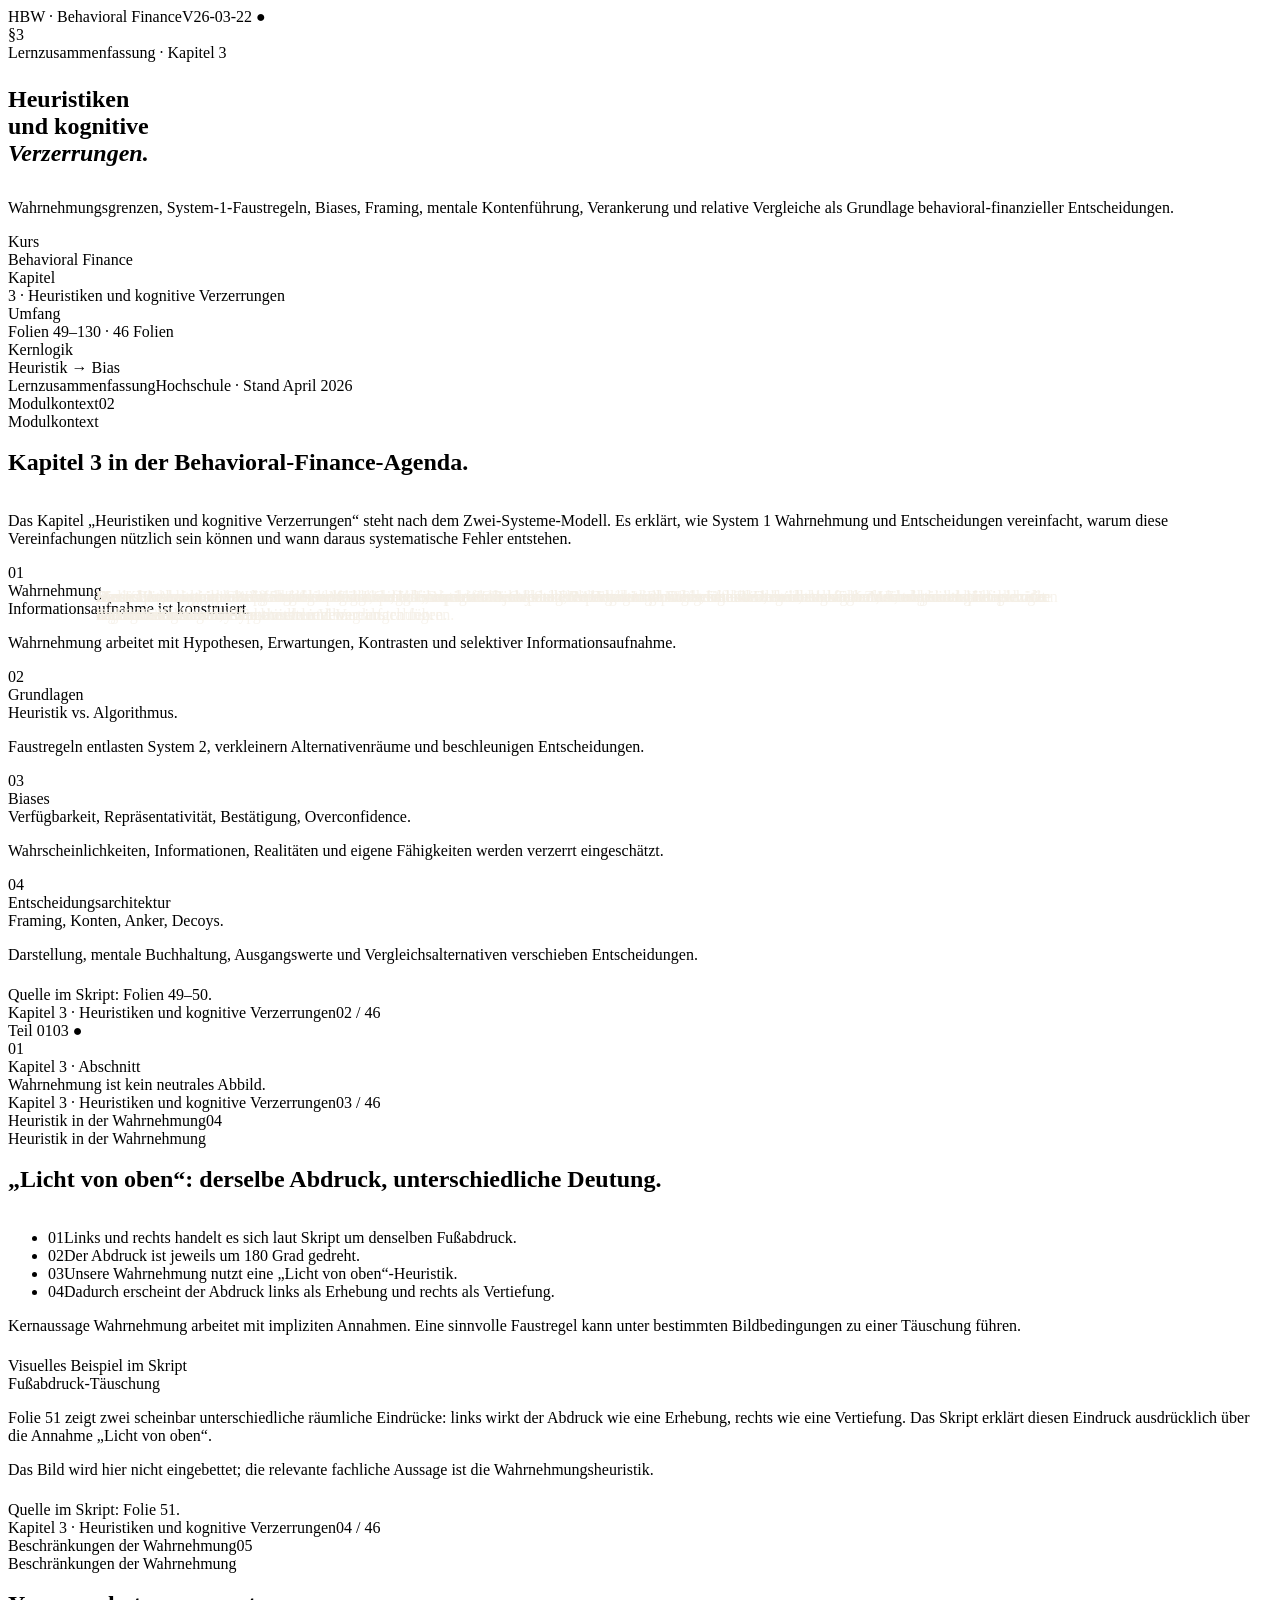
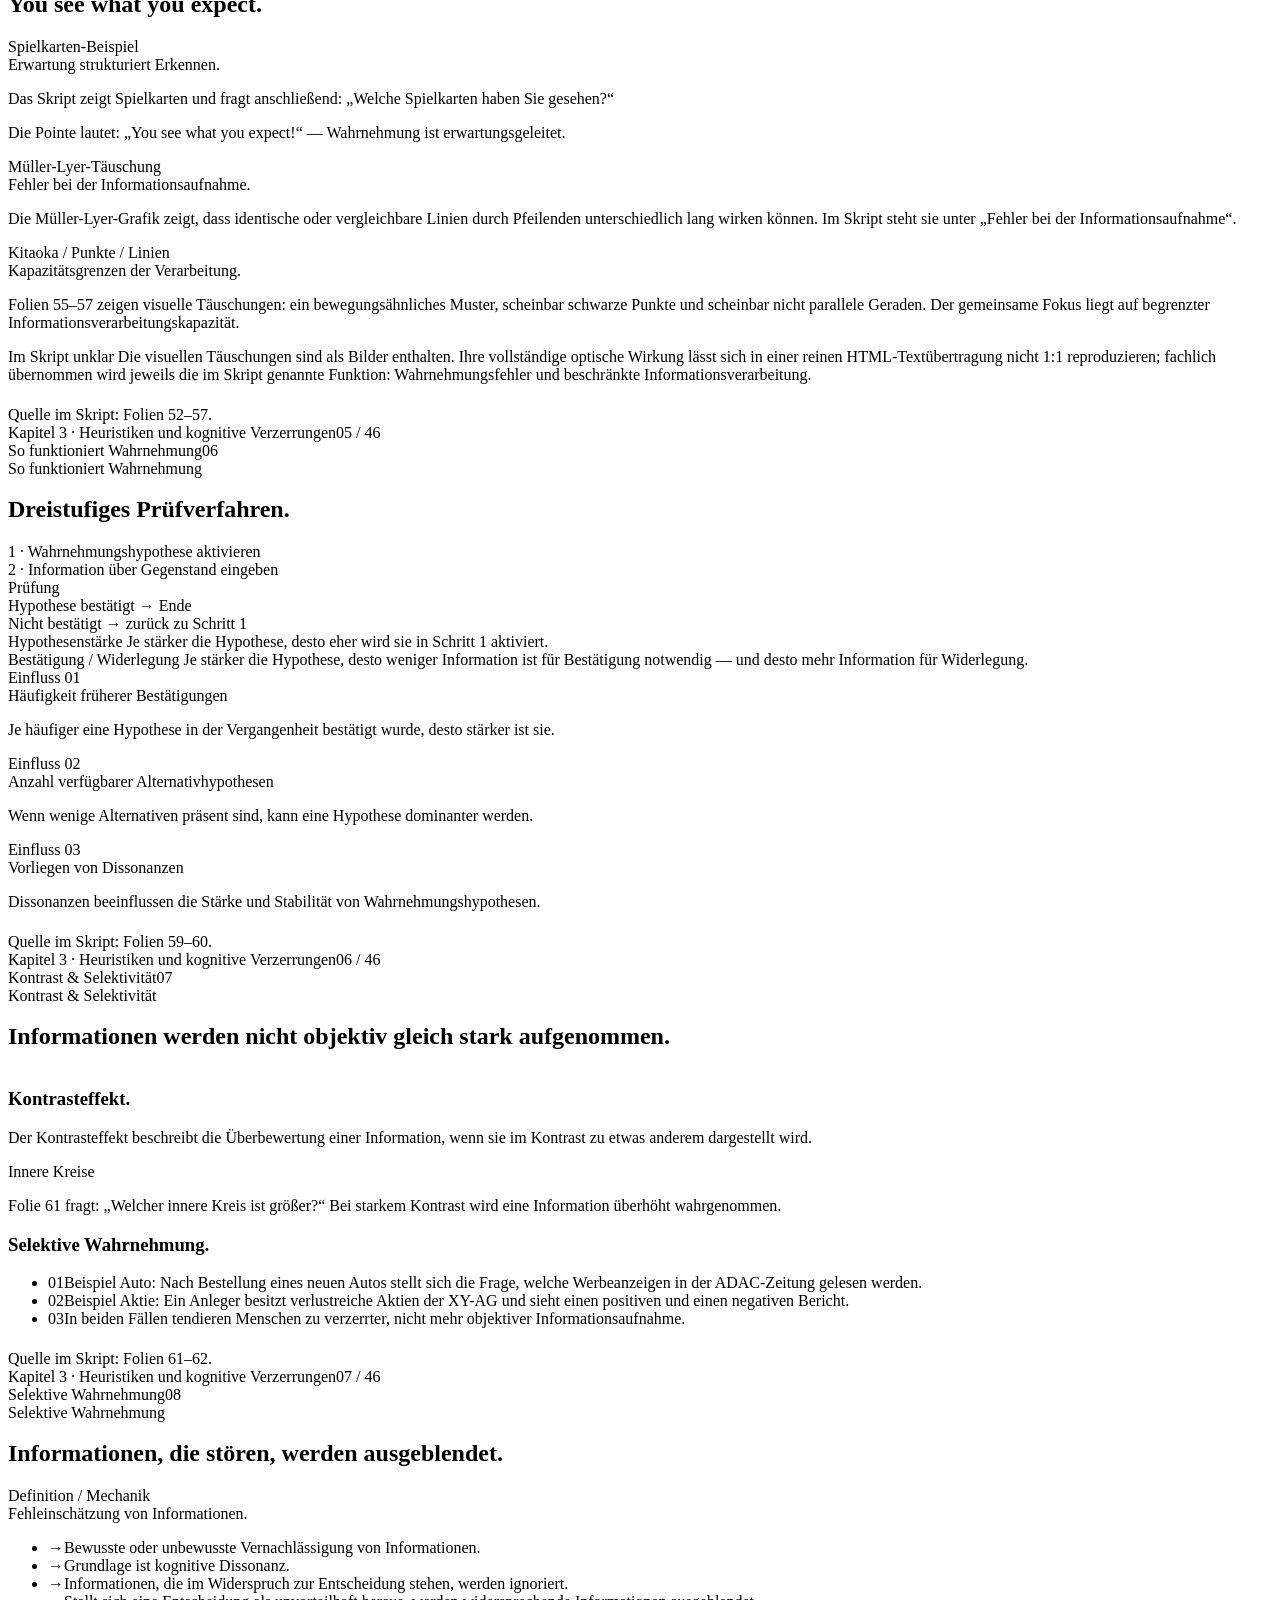
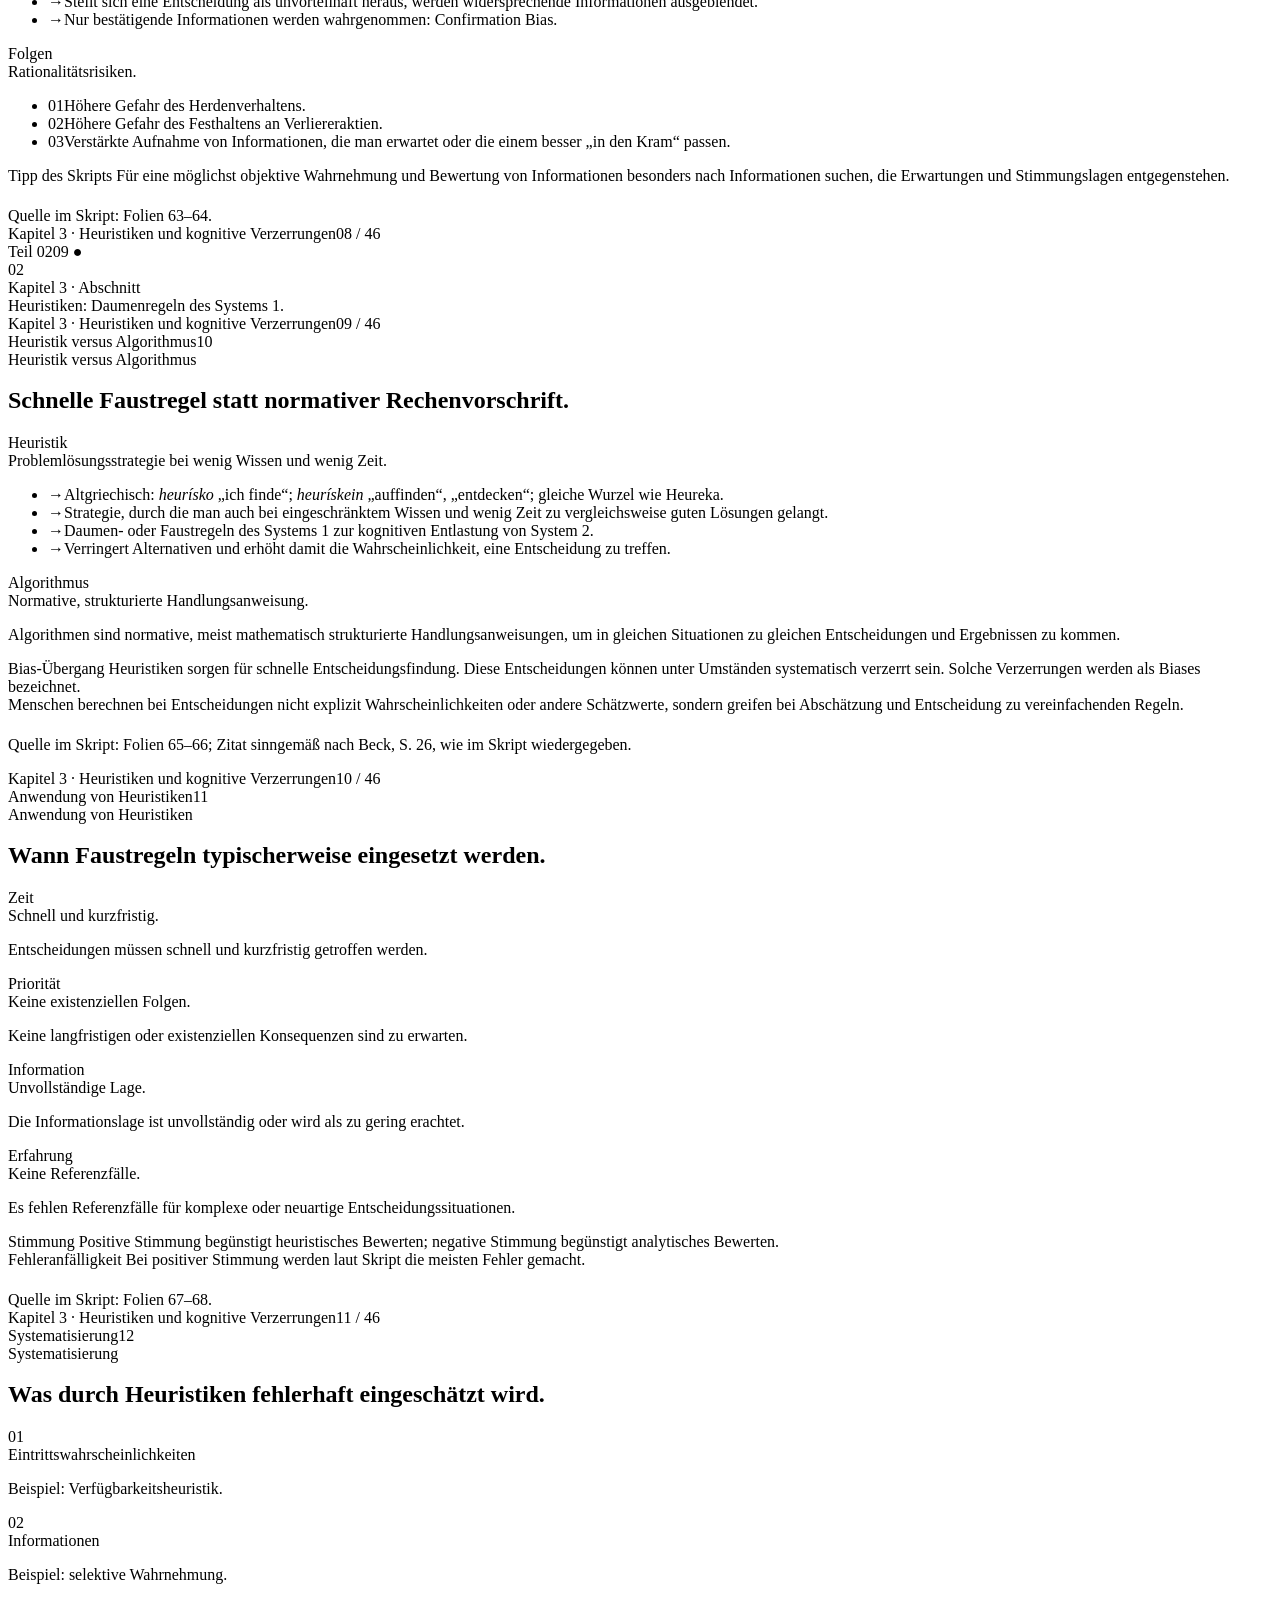
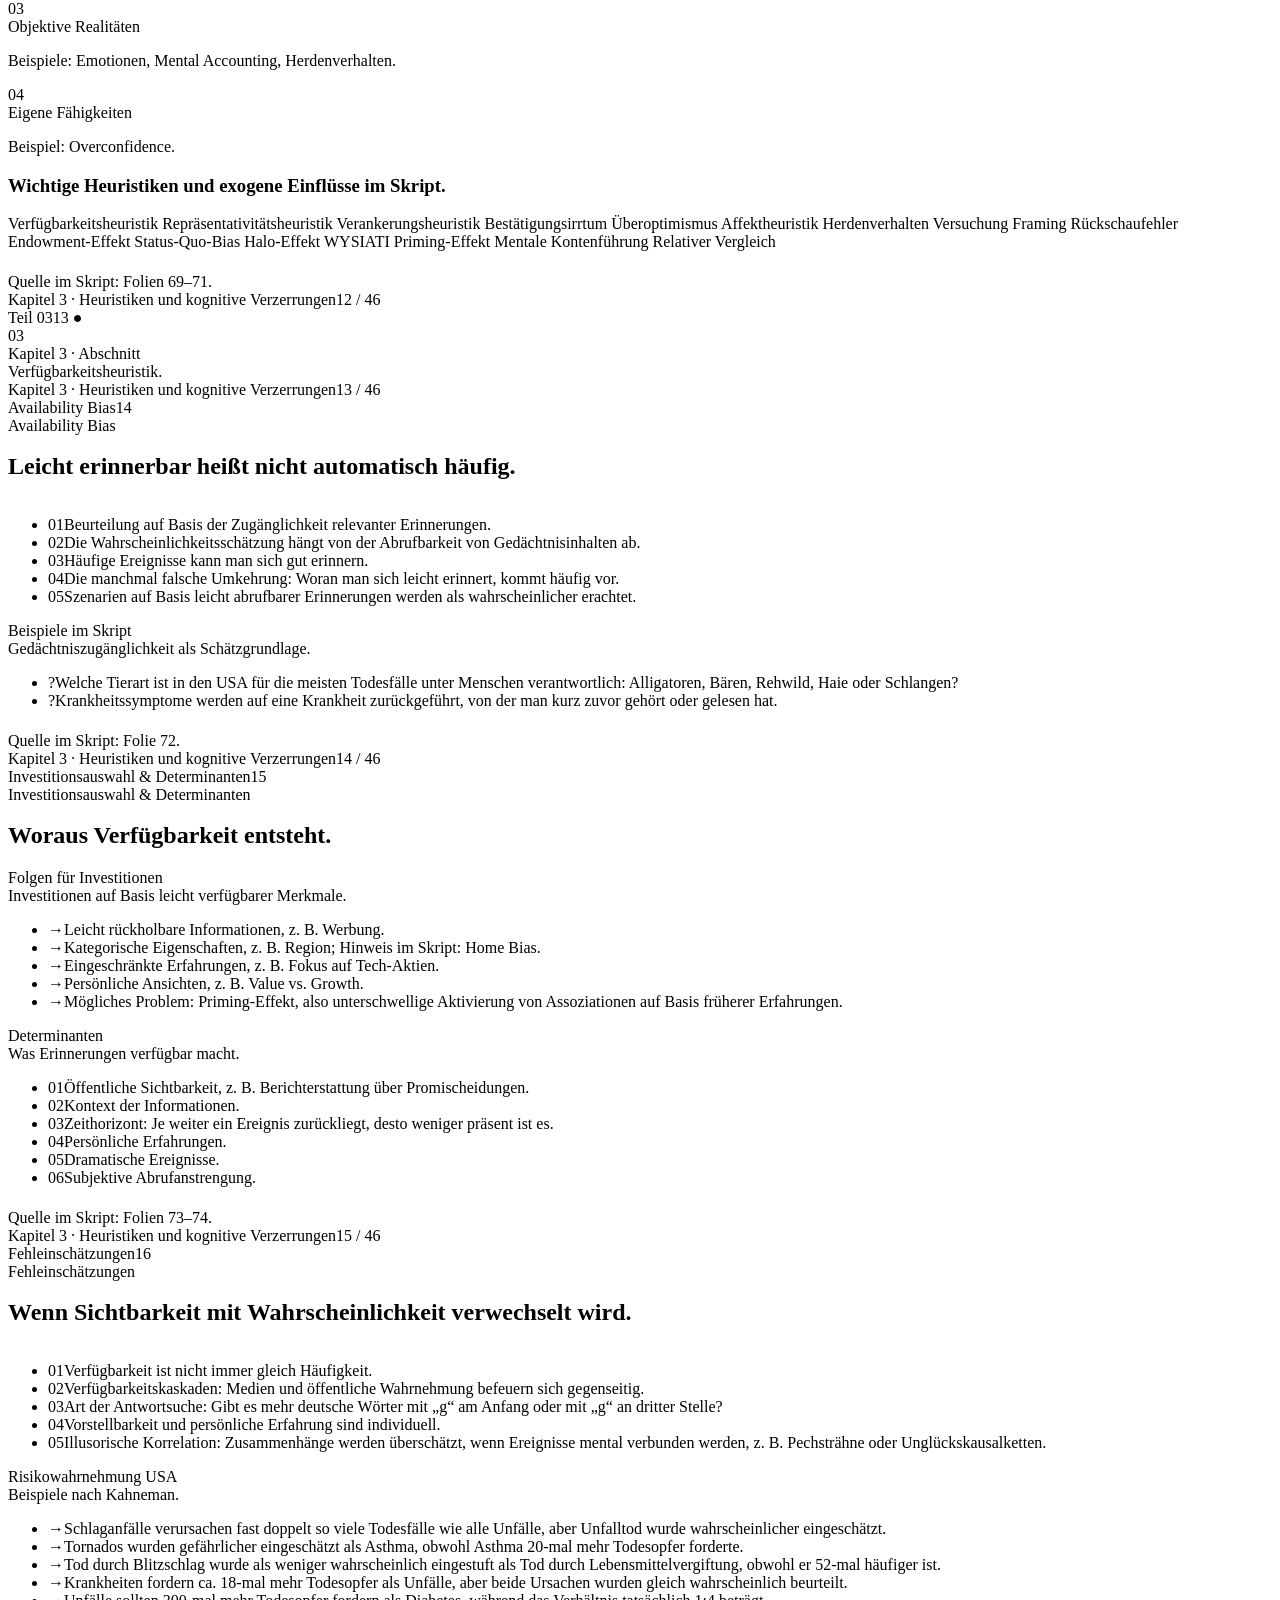
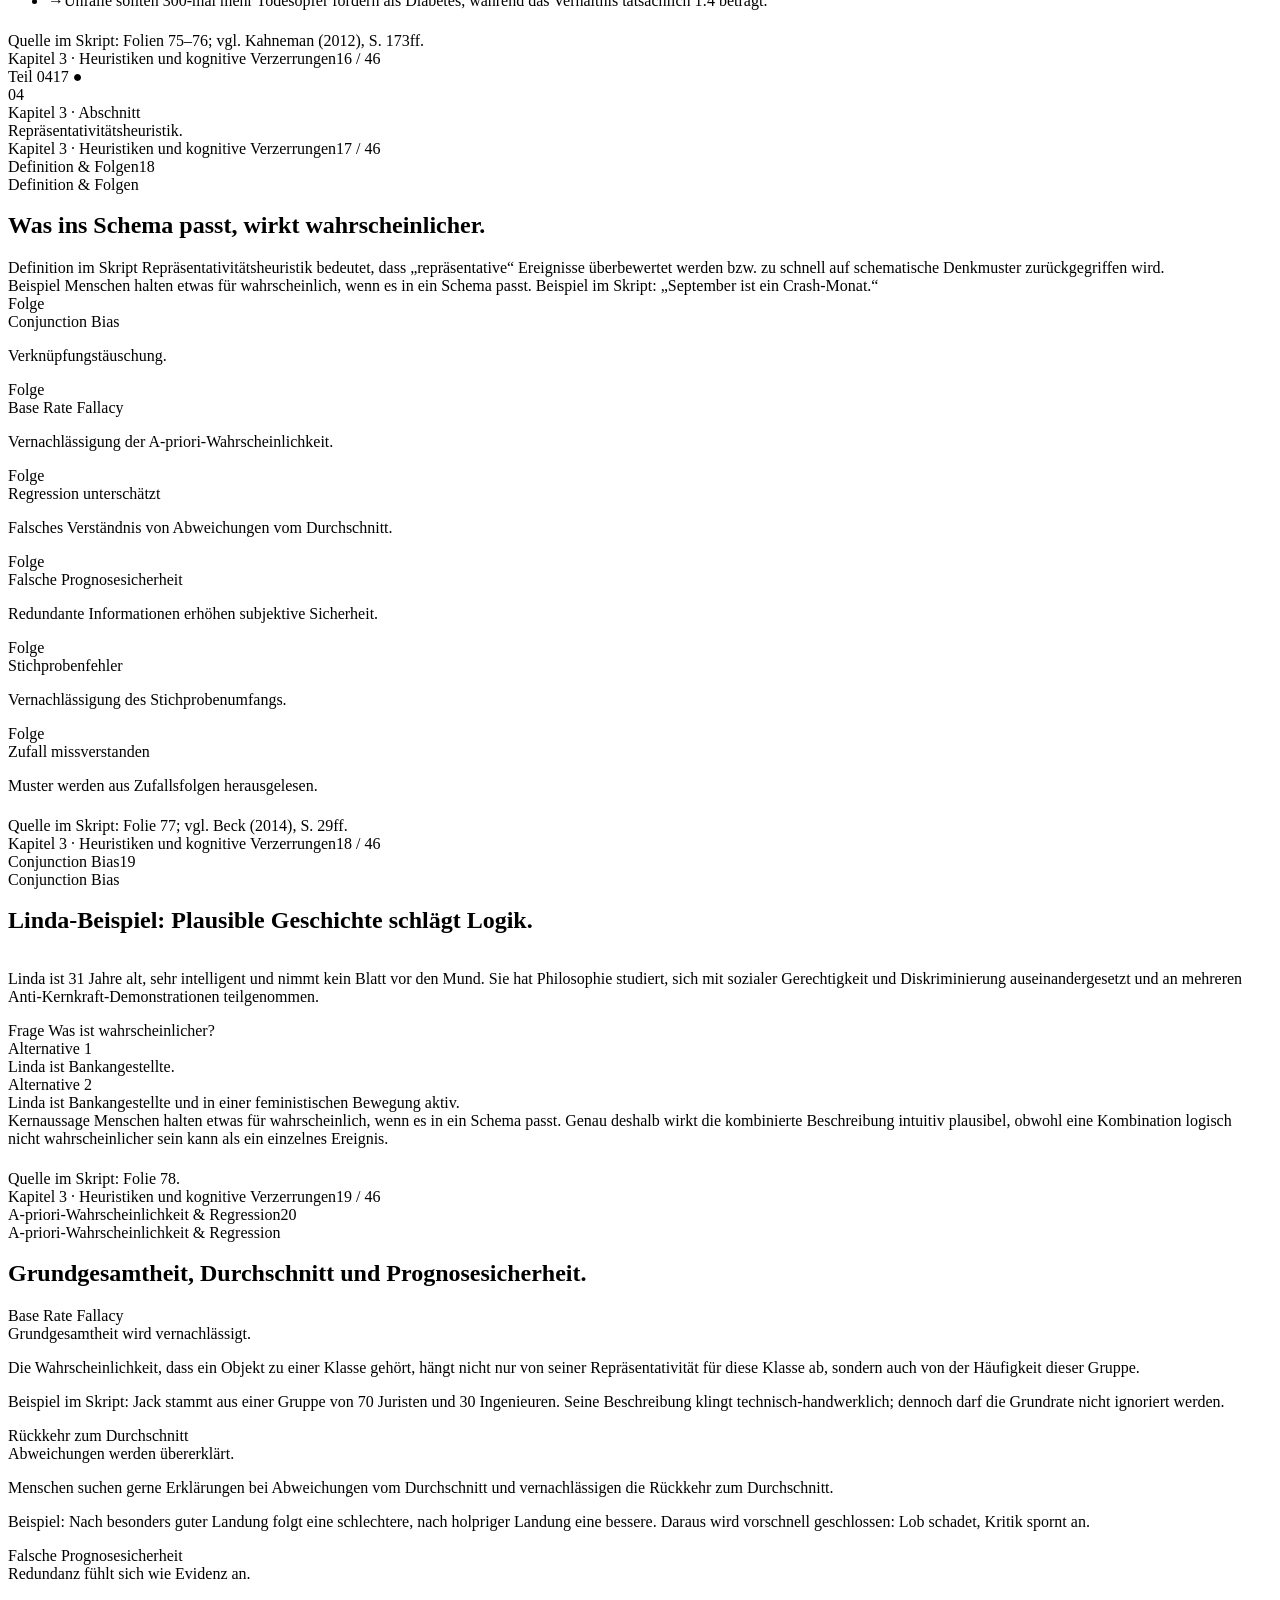
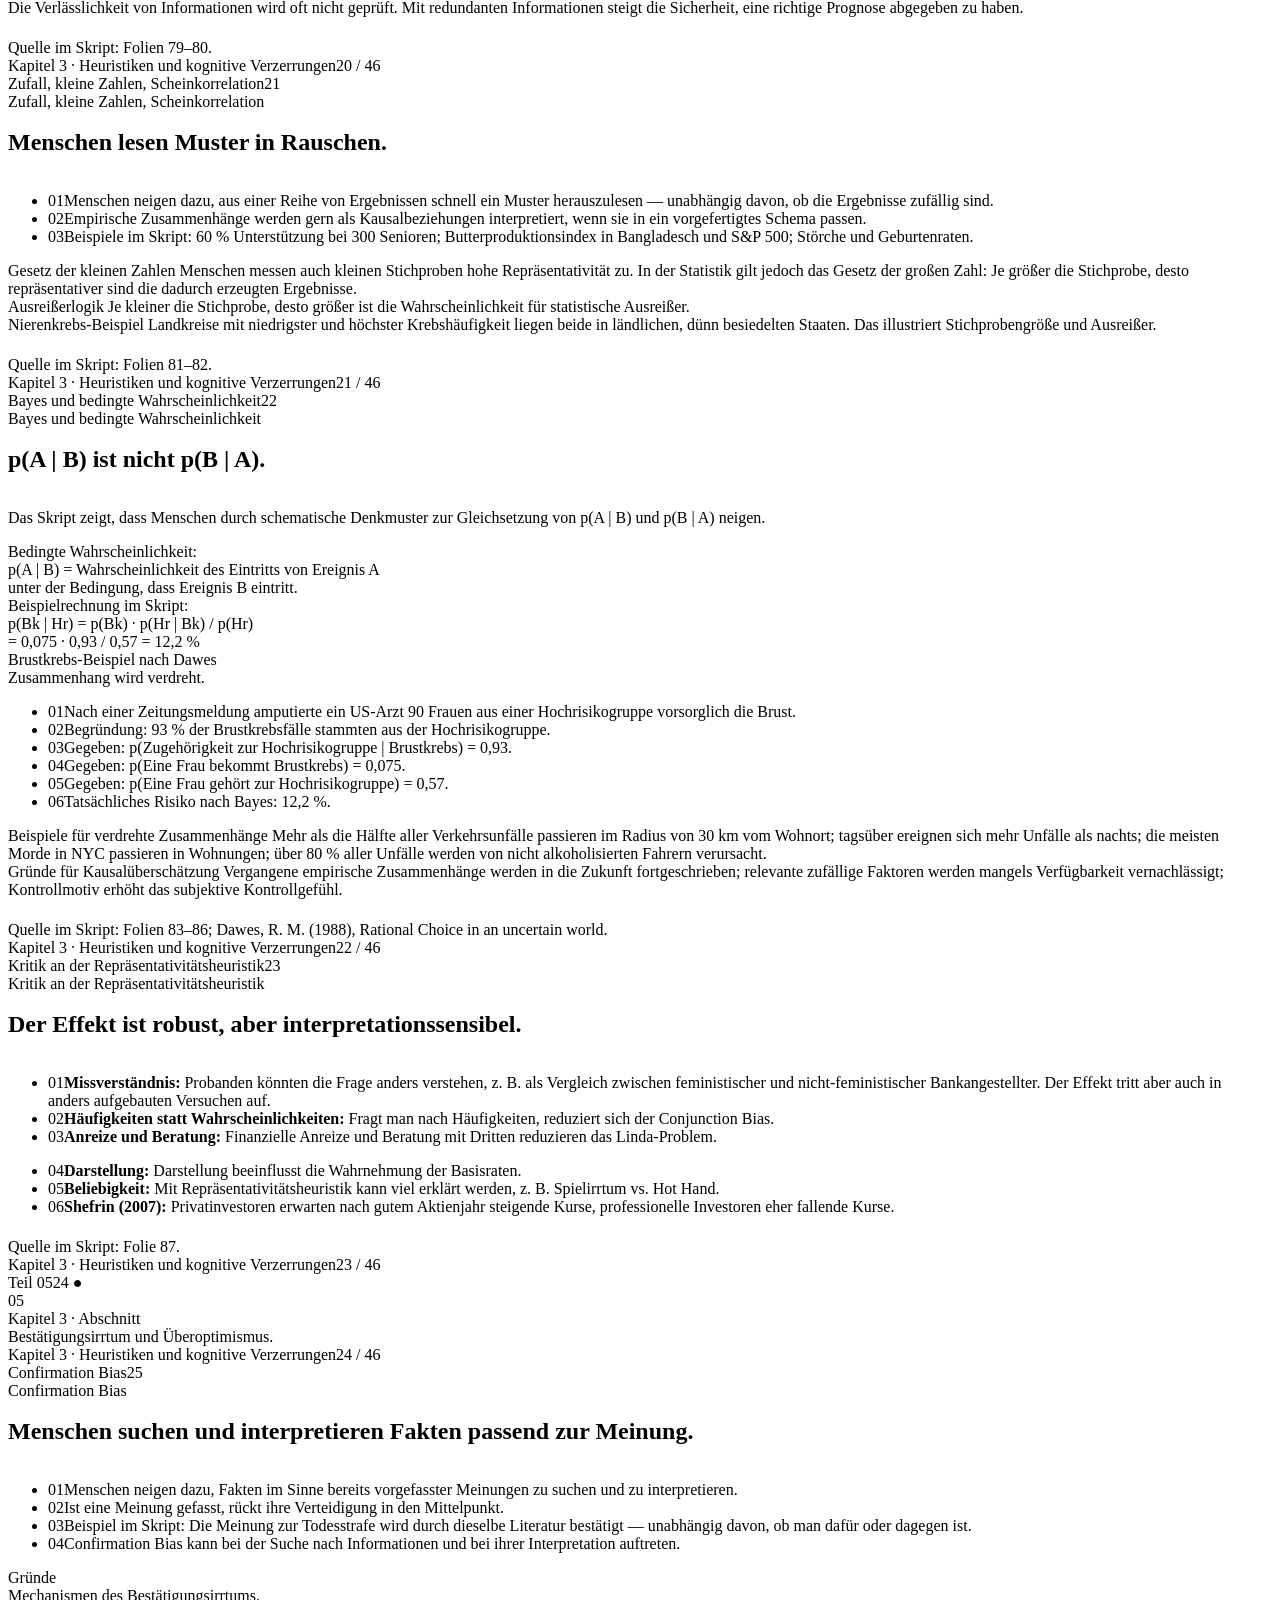
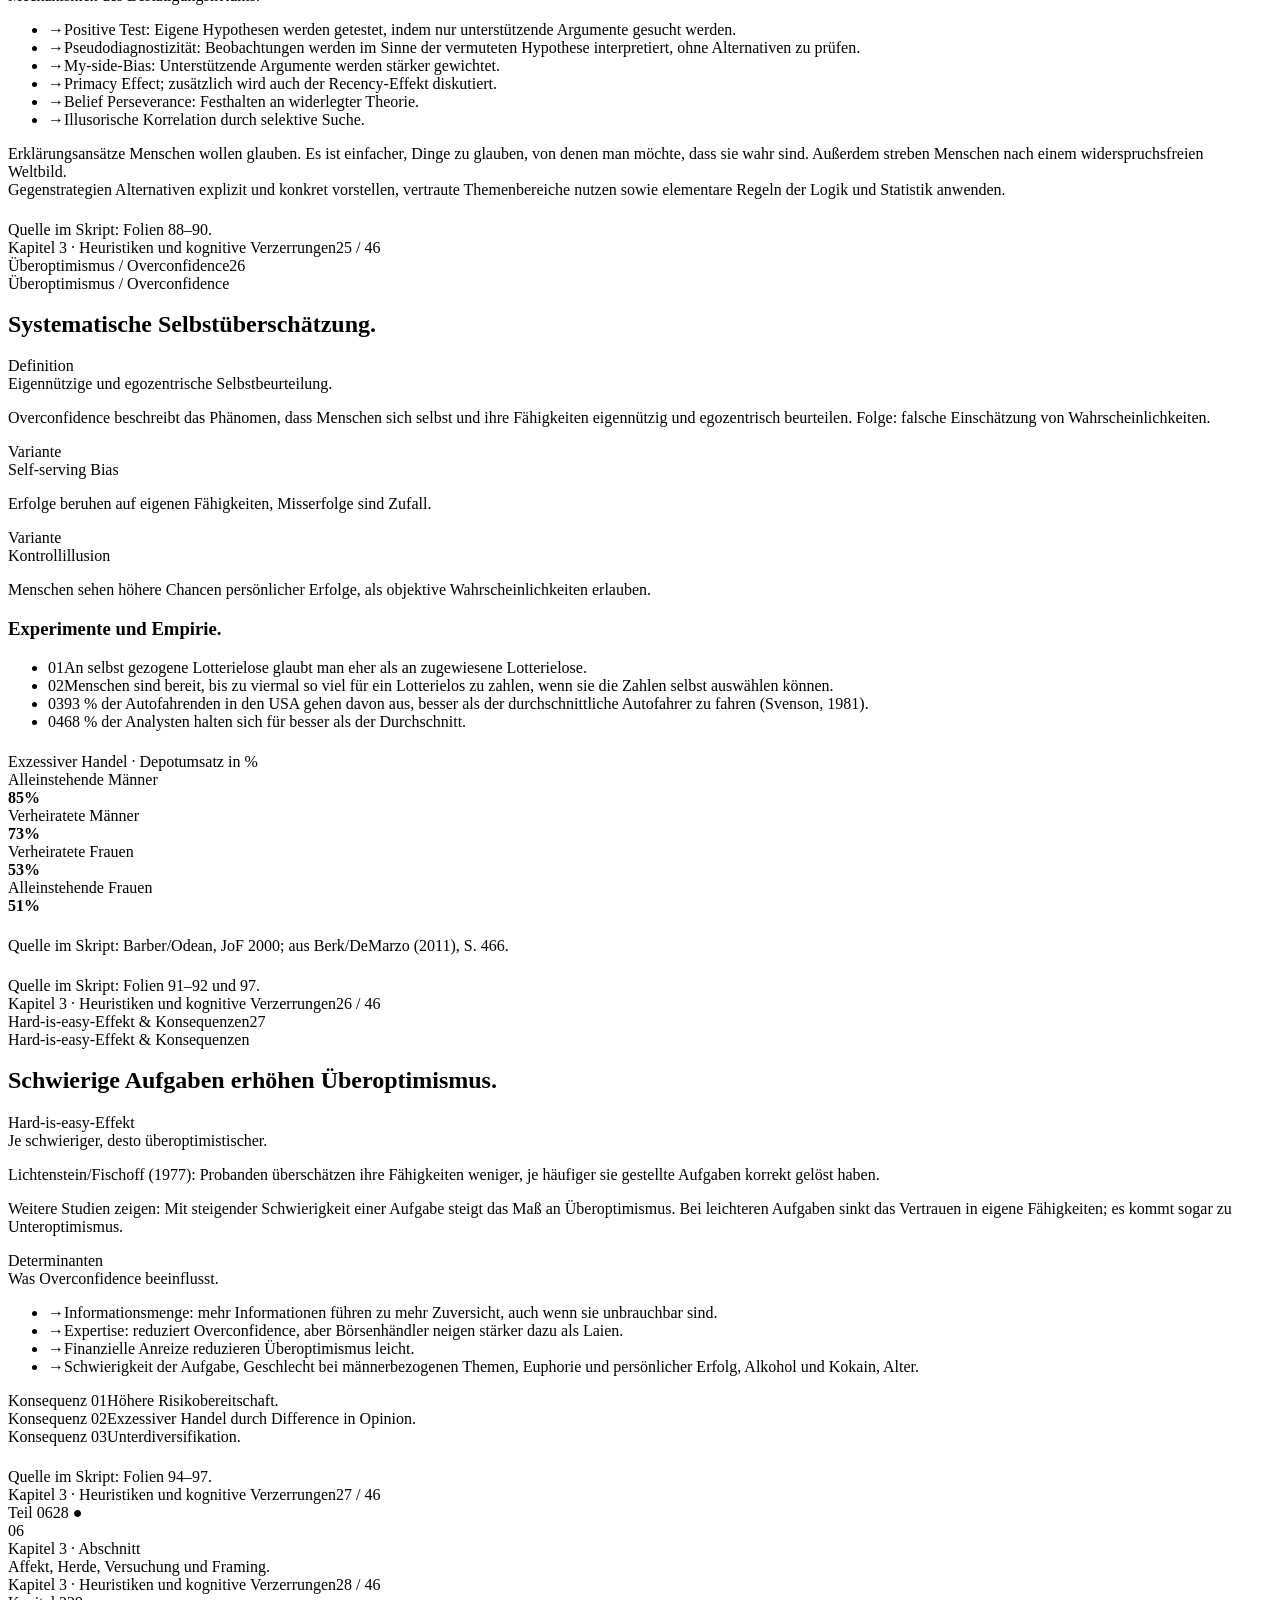
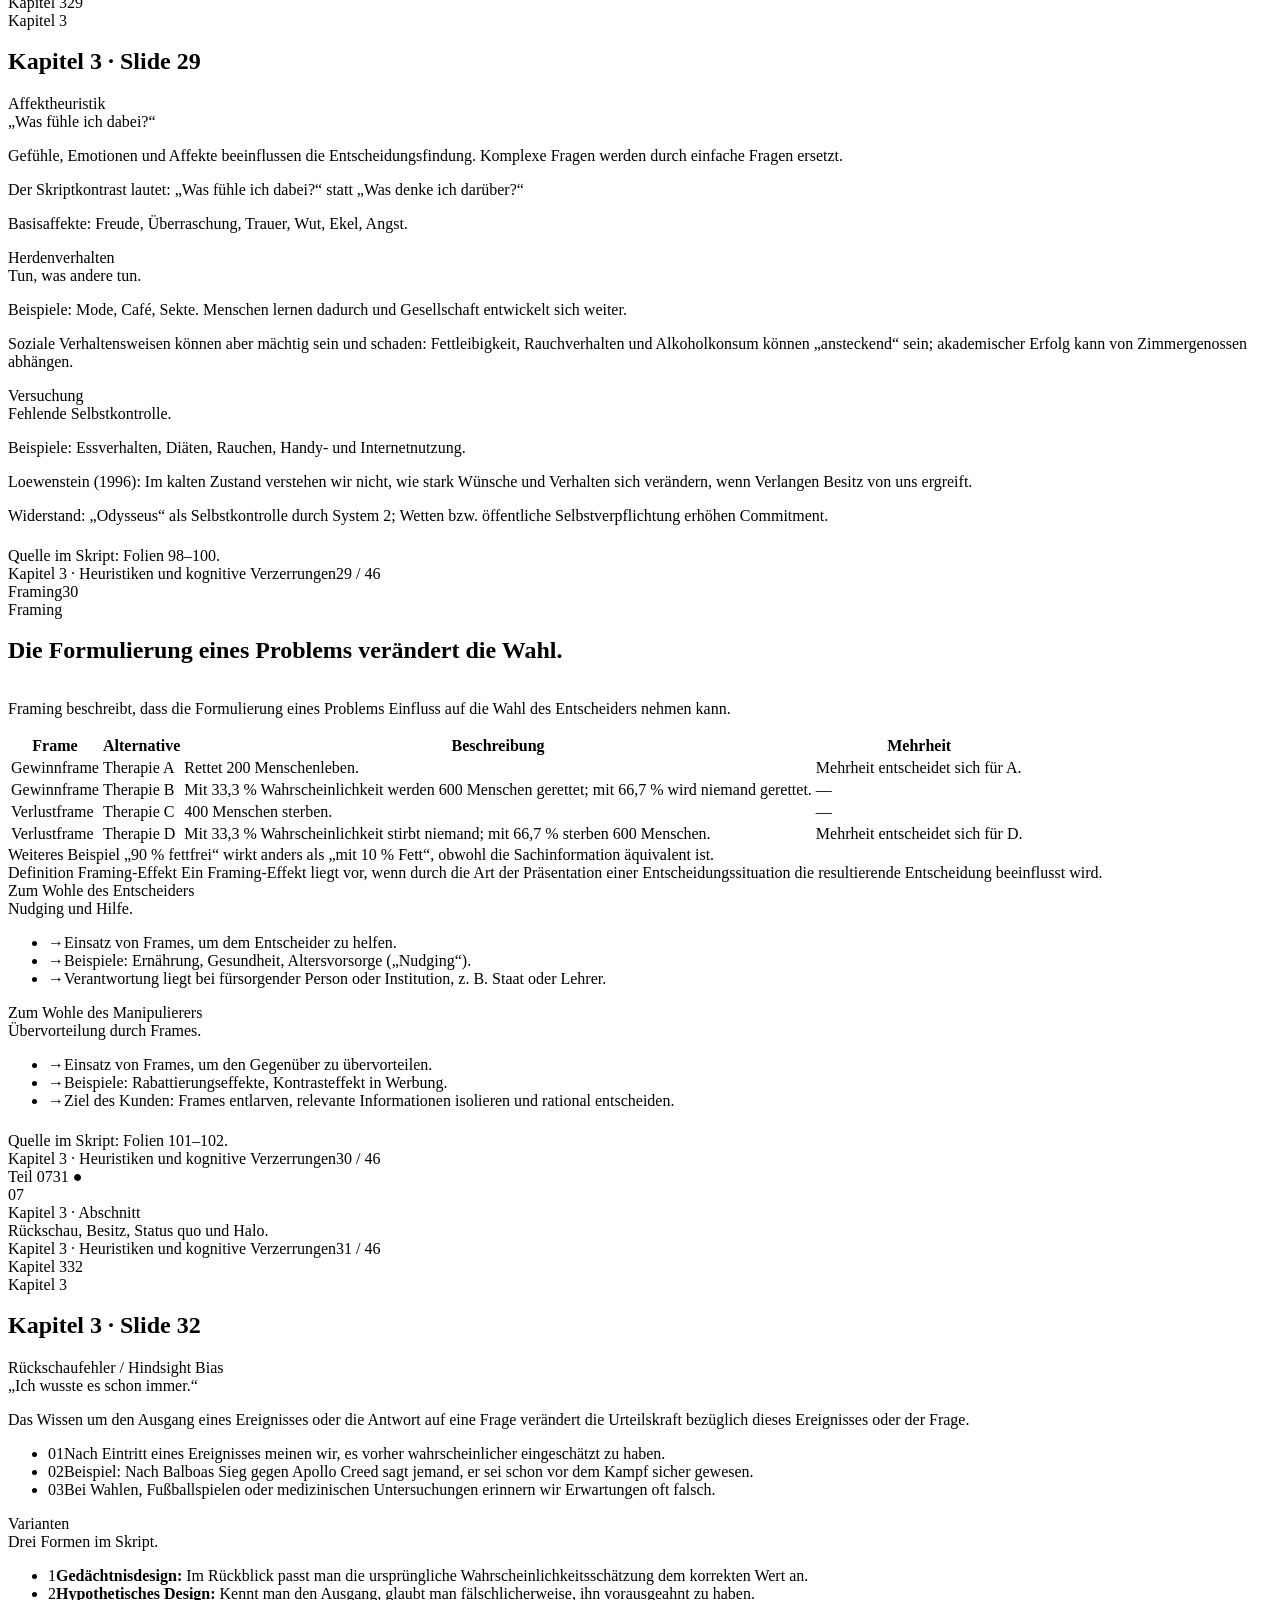
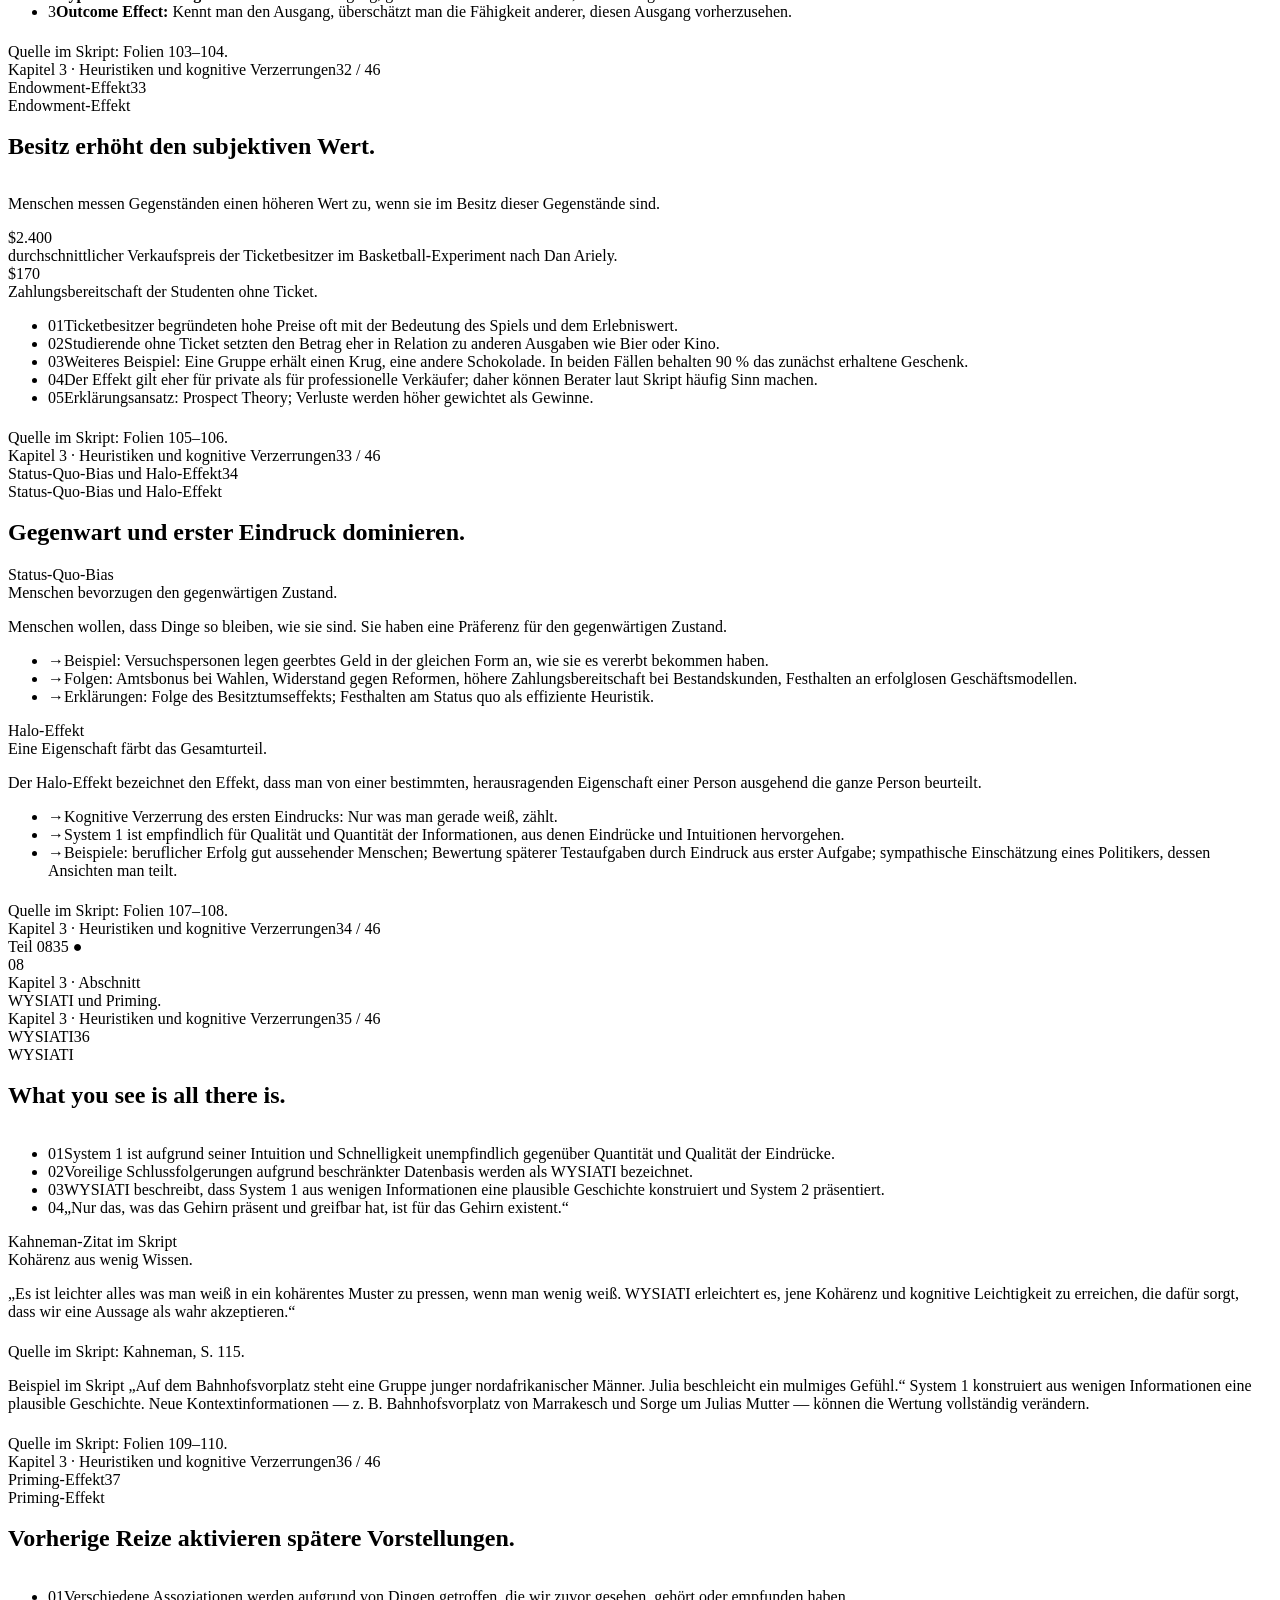
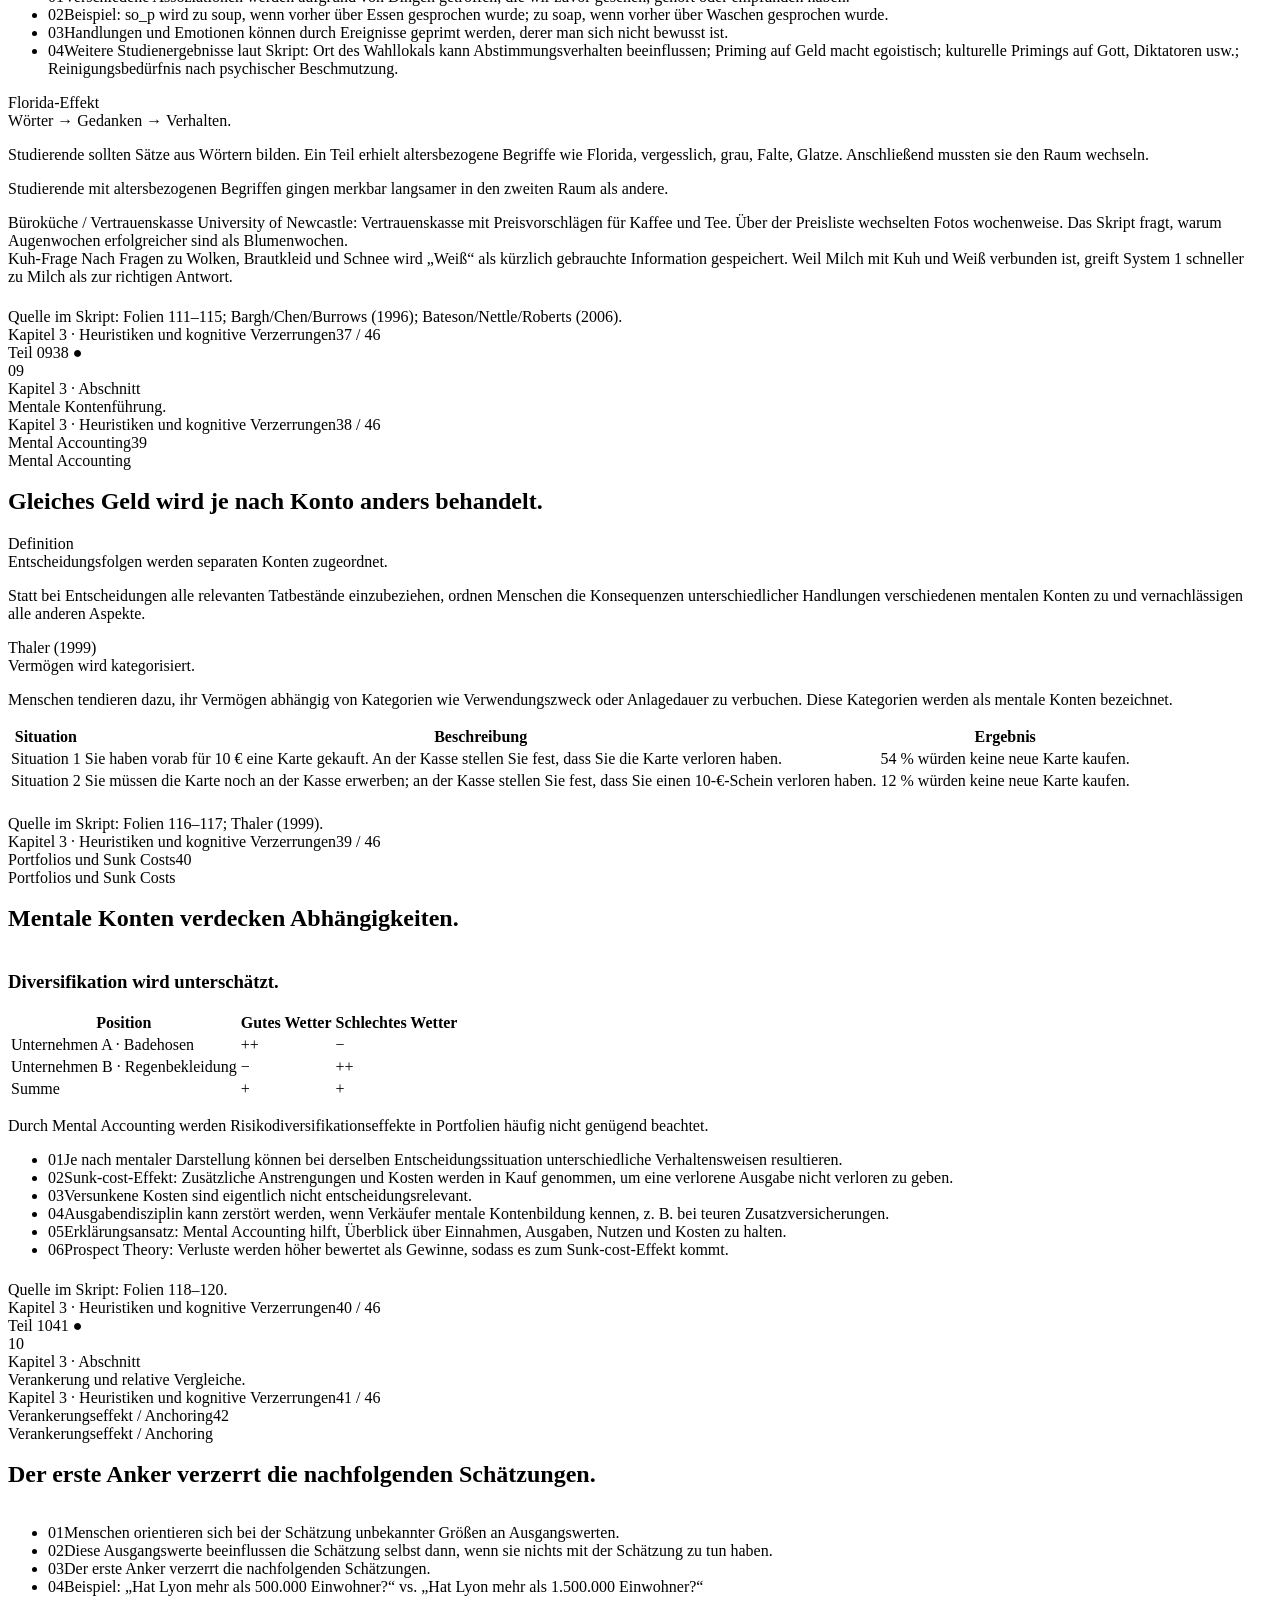
<file: kapitel-3-heuristiken-biases.html>
<!-- MODULE_CHAPTER_START: kapitel-3 | Kapitel 3 · Heuristiken und kognitive Verzerrungen | slides=46 -->
<!-- Dieses Topic ist ein HTML-Fragment: keine <html>, <head>, <body> Tags einfügen. -->

<section class="slide-title module-slide chapter-start" data-chapter-key="kapitel-3" data-chapter-short="Kapitel 3" data-chapter-start="true" data-chapter-title="Kapitel 3 · Heuristiken und kognitive Verzerrungen" data-module="behavioral-finance" data-screen-label="01 Title" data-slide-index="1" data-slide-label="01 Title" data-slide-total="46" id="kapitel-3-slide-01">
<div class="chrome-top"><span>HBW · Behavioral Finance</span><span>V26-03-22 <span class="dot">●</span></span></div>
<div class="big-mark">§3</div>
<div class="stack">
<div class="eyebrow">Lernzusammenfassung · Kapitel 3</div>
<h1 class="display" style="margin-top:24px;">Heuristiken<br/>und kognitive<br/><em style="font-style:italic; color:var(--accent);">Verzerrungen.</em></h1>
<p class="sub" style="margin-top:32px; max-width:1180px;">Wahrnehmungsgrenzen, System-1-Faustregeln, Biases, Framing, mentale Kontenführung, Verankerung und relative Vergleiche als Grundlage behavioral-finanzieller Entscheidungen.</p>
</div>
<div class="meta">
<div class="block"><div class="k">Kurs</div><div class="v">Behavioral Finance</div></div>
<div class="block"><div class="k">Kapitel</div><div class="v">3 · Heuristiken und kognitive Verzerrungen</div></div>
<div class="block"><div class="k">Umfang</div><div class="v">Folien 49–130 · 46 Folien</div></div>
<div class="block"><div class="k">Kernlogik</div><div class="v">Heuristik → Bias</div></div>
</div>
<div class="chrome-bot"><span>Lernzusammenfassung</span><span>Hochschule · Stand April 2026</span></div>
</section>

<section class="module-slide" data-chapter-key="kapitel-3" data-chapter-short="Kapitel 3" data-chapter-title="Kapitel 3 · Heuristiken und kognitive Verzerrungen" data-module="behavioral-finance" data-screen-label="02 Kapitel 3 in der Behavioral-Finance-Agenda." data-slide-index="2" data-slide-label="02 Kapitel 3 in der Behavioral-Finance-Agenda." data-slide-total="46" id="kapitel-3-slide-02">
<div class="chrome-top"><span>Modulkontext</span><span>02</span></div>
<div class="content-head" style="top:124px;">
<div class="eyebrow">Modulkontext</div>
<h2 class="title-md" style="margin-top:18px; max-width:1600px;">Kapitel 3 in der Behavioral-Finance-Agenda.</h2>
</div>
<div class="content-body" style="top:330px; bottom:116px; overflow:auto; padding-right:18px;">
<p class="body-lg">
        Das Kapitel „Heuristiken und kognitive Verzerrungen“ steht nach dem Zwei-Systeme-Modell. Es erklärt, wie System 1 Wahrnehmung und Entscheidungen vereinfacht, warum diese Vereinfachungen nützlich sein können und wann daraus systematische Fehler entstehen.
      </p>

      <div class="three-col mt-40">
        <div class="card">
          <div class="display accent-ink">01</div>
          <div class="card-eyebrow">Wahrnehmung</div>
          <div class="card-title">Informationsaufnahme ist konstruiert.</div>
          <p class="card-body">Wahrnehmung arbeitet mit Hypothesen, Erwartungen, Kontrasten und selektiver Informationsaufnahme.</p>
        </div>

        <div class="card">
          <div class="display accent-ink">02</div>
          <div class="card-eyebrow">Grundlagen</div>
          <div class="card-title">Heuristik vs. Algorithmus.</div>
          <p class="card-body">Faustregeln entlasten System 2, verkleinern Alternativenräume und beschleunigen Entscheidungen.</p>
        </div>

        <div class="card">
          <div class="display accent-ink">03</div>
          <div class="card-eyebrow">Biases</div>
          <div class="card-title">Verfügbarkeit, Repräsentativität, Bestätigung, Overconfidence.</div>
          <p class="card-body">Wahrscheinlichkeiten, Informationen, Realitäten und eigene Fähigkeiten werden verzerrt eingeschätzt.</p>
        </div>

        <div class="card">
          <div class="display accent-ink">04</div>
          <div class="card-eyebrow">Entscheidungsarchitektur</div>
          <div class="card-title">Framing, Konten, Anker, Decoys.</div>
          <p class="card-body">Darstellung, mentale Buchhaltung, Ausgangswerte und Vergleichsalternativen verschieben Entscheidungen.</p>
        </div>
      </div>

      <div class="label" style="margin-top:22px;">Quelle im Skript: Folien 49–50.</div>
</div>
<div class="chrome-bot"><span>Kapitel 3 · Heuristiken und kognitive Verzerrungen</span><span>02 / 46</span></div>
</section>

<section class="slide-divider module-slide" data-chapter-key="kapitel-3" data-chapter-short="Kapitel 3" data-chapter-title="Kapitel 3 · Heuristiken und kognitive Verzerrungen" data-module="behavioral-finance" data-screen-label="03 Wahrnehmung ist kein neutrales Abbild." data-slide-index="3" data-slide-label="03 Wahrnehmung ist kein neutrales Abbild." data-slide-total="46" id="kapitel-3-slide-03">
<div class="chrome-top"><span>Teil 01</span><span>03 <span class="dot">●</span></span></div>
<div class="big-num">01</div>
<div class="sub-label">Kapitel 3 · Abschnitt</div>
<div class="big-title">Wahrnehmung ist kein neutrales Abbild.</div>
<p class="sub" style="position:absolute; left:96px; right:220px; bottom:260px; color:rgba(244,239,230,0.74);">Das Kapitel beginnt mit Wahrnehmungsbeispielen. Der zentrale Gedanke: Menschen nehmen nicht nur Informationen auf, sondern interpretieren sie durch Erwartungen, Hypothesen und Vereinfachungen.</p>
<div class="chrome-bot"><span>Kapitel 3 · Heuristiken und kognitive Verzerrungen</span><span>03 / 46</span></div>
</section>

<section class="module-slide" data-chapter-key="kapitel-3" data-chapter-short="Kapitel 3" data-chapter-title="Kapitel 3 · Heuristiken und kognitive Verzerrungen" data-module="behavioral-finance" data-screen-label="04 Licht von oben: derselbe Abdruck, unterschiedliche Deutung." data-slide-index="4" data-slide-label="04 Licht von oben: derselbe Abdruck, unterschiedliche Deutung." data-slide-total="46" id="kapitel-3-slide-04">
<div class="chrome-top"><span>Heuristik in der Wahrnehmung</span><span>04</span></div>
<div class="content-head" style="top:124px;">
<div class="eyebrow">Heuristik in der Wahrnehmung</div>
<h2 class="title-md" style="margin-top:18px; max-width:1600px;">„Licht von oben“: derselbe Abdruck, unterschiedliche Deutung.</h2>
</div>
<div class="content-body" style="top:330px; bottom:116px; overflow:auto; padding-right:18px;">
<div class="two-col mt-40">
        <div>
          <ul class="clean">
            <li><span class="marker">01</span><span>Links und rechts handelt es sich laut Skript um denselben Fußabdruck.</span></li>
            <li><span class="marker">02</span><span>Der Abdruck ist jeweils um 180 Grad gedreht.</span></li>
            <li><span class="marker">03</span><span>Unsere Wahrnehmung nutzt eine „Licht von oben“-Heuristik.</span></li>
            <li><span class="marker">04</span><span>Dadurch erscheint der Abdruck links als Erhebung und rechts als Vertiefung.</span></li>
          </ul>

          <div class="callout mt-40">
            <span class="tag">Kernaussage</span>
            Wahrnehmung arbeitet mit impliziten Annahmen. Eine sinnvolle Faustregel kann unter bestimmten Bildbedingungen zu einer Täuschung führen.
          </div>
        </div>

        <div class="card">
          <div class="label" style="margin-top:22px;">Visuelles Beispiel im Skript</div>
          <div class="card-title">Fußabdruck-Täuschung</div>
          <p class="body">
            Folie 51 zeigt zwei scheinbar unterschiedliche räumliche Eindrücke: links wirkt der Abdruck wie eine Erhebung, rechts wie eine Vertiefung. Das Skript erklärt diesen Eindruck ausdrücklich über die Annahme „Licht von oben“.
          </p>
          <p class="body">
            Das Bild wird hier nicht eingebettet; die relevante fachliche Aussage ist die Wahrnehmungsheuristik.
          </p>
        </div>
      </div>

      <div class="label" style="margin-top:22px;">Quelle im Skript: Folie 51.</div>
</div>
<div class="chrome-bot"><span>Kapitel 3 · Heuristiken und kognitive Verzerrungen</span><span>04 / 46</span></div>
</section>

<section class="module-slide" data-chapter-key="kapitel-3" data-chapter-short="Kapitel 3" data-chapter-title="Kapitel 3 · Heuristiken und kognitive Verzerrungen" data-module="behavioral-finance" data-screen-label="05 You see what you expect." data-slide-index="5" data-slide-label="05 You see what you expect." data-slide-total="46" id="kapitel-3-slide-05">
<div class="chrome-top"><span>Beschränkungen der Wahrnehmung</span><span>05</span></div>
<div class="content-head" style="top:124px;">
<div class="eyebrow">Beschränkungen der Wahrnehmung</div>
<h2 class="title-md" style="margin-top:18px; max-width:1600px;">You see what you expect.</h2>
</div>
<div class="content-body" style="top:330px; bottom:116px; overflow:auto; padding-right:18px;">
<div class="three-col mt-40">
        <div class="card">
          <div class="card-eyebrow">Spielkarten-Beispiel</div>
          <div class="card-title">Erwartung strukturiert Erkennen.</div>
          <p class="card-body">
            Das Skript zeigt Spielkarten und fragt anschließend: „Welche Spielkarten haben Sie gesehen?“
          </p>
          <p class="card-body">
            Die Pointe lautet: „You see what you expect!“ — Wahrnehmung ist erwartungsgeleitet.
          </p>
        </div>

        <div class="card">
          <div class="card-eyebrow">Müller-Lyer-Täuschung</div>
          <div class="card-title">Fehler bei der Informationsaufnahme.</div>
          <p class="card-body">
            Die Müller-Lyer-Grafik zeigt, dass identische oder vergleichbare Linien durch Pfeilenden unterschiedlich lang wirken können. Im Skript steht sie unter „Fehler bei der Informationsaufnahme“.
          </p>
        </div>

        <div class="card">
          <div class="card-eyebrow">Kitaoka / Punkte / Linien</div>
          <div class="card-title">Kapazitätsgrenzen der Verarbeitung.</div>
          <p class="card-body">
            Folien 55–57 zeigen visuelle Täuschungen: ein bewegungsähnliches Muster, scheinbar schwarze Punkte und scheinbar nicht parallele Geraden. Der gemeinsame Fokus liegt auf begrenzter Informationsverarbeitungskapazität.
          </p>
        </div>
      </div>

      <div class="callout mt-40">
        <span class="tag">Im Skript unklar</span>
        Die visuellen Täuschungen sind als Bilder enthalten. Ihre vollständige optische Wirkung lässt sich in einer reinen HTML-Textübertragung nicht 1:1 reproduzieren; fachlich übernommen wird jeweils die im Skript genannte Funktion: Wahrnehmungsfehler und beschränkte Informationsverarbeitung.
      </div>

      <div class="label" style="margin-top:22px;">Quelle im Skript: Folien 52–57.</div>
</div>
<div class="chrome-bot"><span>Kapitel 3 · Heuristiken und kognitive Verzerrungen</span><span>05 / 46</span></div>
</section>

<section class="module-slide" data-chapter-key="kapitel-3" data-chapter-short="Kapitel 3" data-chapter-title="Kapitel 3 · Heuristiken und kognitive Verzerrungen" data-module="behavioral-finance" data-screen-label="06 Dreistufiges Prüfverfahren." data-slide-index="6" data-slide-label="06 Dreistufiges Prüfverfahren." data-slide-total="46" id="kapitel-3-slide-06">
<div class="chrome-top"><span>So funktioniert Wahrnehmung</span><span>06</span></div>
<div class="content-head" style="top:124px;">
<div class="eyebrow">So funktioniert Wahrnehmung</div>
<h2 class="title-md" style="margin-top:18px; max-width:1600px;">Dreistufiges Prüfverfahren.</h2>
</div>
<div class="content-body" style="top:330px; bottom:116px; overflow:auto; padding-right:18px;">
<div class="three-col mt-40">
        <div class="flex-col gap-20">
          <div class="card">1 · Wahrnehmungshypothese aktivieren</div>
          <div class="card">2 · Information über Gegenstand eingeben</div>
        </div>

        <div class="card dark">Prüfung</div>

        <div class="flex-col gap-20">
          <div class="card">Hypothese bestätigt → Ende</div>
          <div class="card">Nicht bestätigt → zurück zu Schritt 1</div>
        </div>
      </div>

      <div class="two-col mt-40">
        <div class="callout">
          <span class="tag">Hypothesenstärke</span>
          Je stärker die Hypothese, desto eher wird sie in Schritt 1 aktiviert.
        </div>
        <div class="callout">
          <span class="tag">Bestätigung / Widerlegung</span>
          Je stärker die Hypothese, desto weniger Information ist für Bestätigung notwendig — und desto mehr Information für Widerlegung.
        </div>
      </div>

      <div class="three-col mt-40">
        <div class="card">
          <div class="card-eyebrow">Einfluss 01</div>
          <div class="card-title">Häufigkeit früherer Bestätigungen</div>
          <p class="card-body">Je häufiger eine Hypothese in der Vergangenheit bestätigt wurde, desto stärker ist sie.</p>
        </div>
        <div class="card">
          <div class="card-eyebrow">Einfluss 02</div>
          <div class="card-title">Anzahl verfügbarer Alternativhypothesen</div>
          <p class="card-body">Wenn wenige Alternativen präsent sind, kann eine Hypothese dominanter werden.</p>
        </div>
        <div class="card">
          <div class="card-eyebrow">Einfluss 03</div>
          <div class="card-title">Vorliegen von Dissonanzen</div>
          <p class="card-body">Dissonanzen beeinflussen die Stärke und Stabilität von Wahrnehmungshypothesen.</p>
        </div>
      </div>

      <div class="label" style="margin-top:22px;">Quelle im Skript: Folien 59–60.</div>
</div>
<div class="chrome-bot"><span>Kapitel 3 · Heuristiken und kognitive Verzerrungen</span><span>06 / 46</span></div>
</section>

<section class="module-slide" data-chapter-key="kapitel-3" data-chapter-short="Kapitel 3" data-chapter-title="Kapitel 3 · Heuristiken und kognitive Verzerrungen" data-module="behavioral-finance" data-screen-label="07 Informationen werden nicht objektiv gleich stark aufgenommen." data-slide-index="7" data-slide-label="07 Informationen werden nicht objektiv gleich stark aufgenommen." data-slide-total="46" id="kapitel-3-slide-07">
<div class="chrome-top"><span>Kontrast &amp; Selektivität</span><span>07</span></div>
<div class="content-head" style="top:124px;">
<div class="eyebrow">Kontrast &amp; Selektivität</div>
<h2 class="title-md" style="margin-top:18px; max-width:1600px;">Informationen werden nicht objektiv gleich stark aufgenommen.</h2>
</div>
<div class="content-body" style="top:330px; bottom:116px; overflow:auto; padding-right:18px;">
<div class="two-col mt-40">
        <div>
          <h3 class="title-md">Kontrasteffekt.</h3>
          <p class="body-lg">
            Der Kontrasteffekt beschreibt die Überbewertung einer Information, wenn sie im Kontrast zu etwas anderem dargestellt wird.
          </p>
          <div class="card mt-24">
            <div class="card-title">Innere Kreise</div>
            <p class="body">
              Folie 61 fragt: „Welcher innere Kreis ist größer?“ Bei starkem Kontrast wird eine Information überhöht wahrgenommen.
            </p>
          </div>
        </div>

        <div>
          <h3 class="title-md">Selektive Wahrnehmung.</h3>
          <ul class="clean">
            <li><span class="marker">01</span><span>Beispiel Auto: Nach Bestellung eines neuen Autos stellt sich die Frage, welche Werbeanzeigen in der ADAC-Zeitung gelesen werden.</span></li>
            <li><span class="marker">02</span><span>Beispiel Aktie: Ein Anleger besitzt verlustreiche Aktien der XY-AG und sieht einen positiven und einen negativen Bericht.</span></li>
            <li><span class="marker">03</span><span>In beiden Fällen tendieren Menschen zu verzerrter, nicht mehr objektiver Informationsaufnahme.</span></li>
          </ul>
        </div>
      </div>

      <div class="label" style="margin-top:22px;">Quelle im Skript: Folien 61–62.</div>
</div>
<div class="chrome-bot"><span>Kapitel 3 · Heuristiken und kognitive Verzerrungen</span><span>07 / 46</span></div>
</section>

<section class="module-slide" data-chapter-key="kapitel-3" data-chapter-short="Kapitel 3" data-chapter-title="Kapitel 3 · Heuristiken und kognitive Verzerrungen" data-module="behavioral-finance" data-screen-label="08 Informationen, die stören, werden ausgeblendet." data-slide-index="8" data-slide-label="08 Informationen, die stören, werden ausgeblendet." data-slide-total="46" id="kapitel-3-slide-08">
<div class="chrome-top"><span>Selektive Wahrnehmung</span><span>08</span></div>
<div class="content-head" style="top:124px;">
<div class="eyebrow">Selektive Wahrnehmung</div>
<h2 class="title-md" style="margin-top:18px; max-width:1600px;">Informationen, die stören, werden ausgeblendet.</h2>
</div>
<div class="content-body" style="top:330px; bottom:116px; overflow:auto; padding-right:18px;">
<div class="two-col mt-40">
        <div class="card">
          <div class="card-eyebrow">Definition / Mechanik</div>
          <div class="card-title">Fehleinschätzung von Informationen.</div>
          <ul class="clean">
            <li><span class="marker">→</span><span>Bewusste oder unbewusste Vernachlässigung von Informationen.</span></li>
            <li><span class="marker">→</span><span>Grundlage ist kognitive Dissonanz.</span></li>
            <li><span class="marker">→</span><span>Informationen, die im Widerspruch zur Entscheidung stehen, werden ignoriert.</span></li>
            <li><span class="marker">→</span><span>Stellt sich eine Entscheidung als unvorteilhaft heraus, werden widersprechende Informationen ausgeblendet.</span></li>
            <li><span class="marker">→</span><span>Nur bestätigende Informationen werden wahrgenommen: Confirmation Bias.</span></li>
          </ul>
        </div>

        <div class="card">
          <div class="card-eyebrow">Folgen</div>
          <div class="card-title">Rationalitätsrisiken.</div>
          <ul class="clean">
            <li><span class="marker">01</span><span>Höhere Gefahr des Herdenverhaltens.</span></li>
            <li><span class="marker">02</span><span>Höhere Gefahr des Festhaltens an Verliereraktien.</span></li>
            <li><span class="marker">03</span><span>Verstärkte Aufnahme von Informationen, die man erwartet oder die einem besser „in den Kram“ passen.</span></li>
          </ul>
          <div class="callout mt-24">
            <span class="tag">Tipp des Skripts</span>
            Für eine möglichst objektive Wahrnehmung und Bewertung von Informationen besonders nach Informationen suchen, die Erwartungen und Stimmungslagen entgegenstehen.
          </div>
        </div>
      </div>

      <div class="label" style="margin-top:22px;">Quelle im Skript: Folien 63–64.</div>
</div>
<div class="chrome-bot"><span>Kapitel 3 · Heuristiken und kognitive Verzerrungen</span><span>08 / 46</span></div>
</section>

<section class="slide-divider module-slide" data-chapter-key="kapitel-3" data-chapter-short="Kapitel 3" data-chapter-title="Kapitel 3 · Heuristiken und kognitive Verzerrungen" data-module="behavioral-finance" data-screen-label="09 Heuristiken: Daumenregeln des Systems 1." data-slide-index="9" data-slide-label="09 Heuristiken: Daumenregeln des Systems 1." data-slide-total="46" id="kapitel-3-slide-09">
<div class="chrome-top"><span>Teil 02</span><span>09 <span class="dot">●</span></span></div>
<div class="big-num">02</div>
<div class="sub-label">Kapitel 3 · Abschnitt</div>
<div class="big-title">Heuristiken: Daumenregeln des Systems 1.</div>
<p class="sub" style="position:absolute; left:96px; right:220px; bottom:260px; color:rgba(244,239,230,0.74);">Heuristiken sind im Skript Strategien zur Lösungsfindung für Probleme ohne Algorithmus. Sie entlasten, beschleunigen und reduzieren Komplexität — können aber zu systematischen Verzerrungen führen.</p>
<div class="chrome-bot"><span>Kapitel 3 · Heuristiken und kognitive Verzerrungen</span><span>09 / 46</span></div>
</section>

<section class="module-slide" data-chapter-key="kapitel-3" data-chapter-short="Kapitel 3" data-chapter-title="Kapitel 3 · Heuristiken und kognitive Verzerrungen" data-module="behavioral-finance" data-screen-label="10 Schnelle Faustregel statt normativer Rechenvorschrift." data-slide-index="10" data-slide-label="10 Schnelle Faustregel statt normativer Rechenvorschrift." data-slide-total="46" id="kapitel-3-slide-10">
<div class="chrome-top"><span>Heuristik versus Algorithmus</span><span>10</span></div>
<div class="content-head" style="top:124px;">
<div class="eyebrow">Heuristik versus Algorithmus</div>
<h2 class="title-md" style="margin-top:18px; max-width:1600px;">Schnelle Faustregel statt normativer Rechenvorschrift.</h2>
</div>
<div class="content-body" style="top:330px; bottom:116px; overflow:auto; padding-right:18px;">
<div class="two-col mt-40">
        <div class="card">
          <div class="card-eyebrow">Heuristik</div>
          <div class="card-title">Problemlösungsstrategie bei wenig Wissen und wenig Zeit.</div>
          <ul class="clean">
            <li><span class="marker">→</span><span>Altgriechisch: <em>heurísko</em> „ich finde“; <em>heurískein</em> „auffinden“, „entdecken“; gleiche Wurzel wie Heureka.</span></li>
            <li><span class="marker">→</span><span>Strategie, durch die man auch bei eingeschränktem Wissen und wenig Zeit zu vergleichsweise guten Lösungen gelangt.</span></li>
            <li><span class="marker">→</span><span>Daumen- oder Faustregeln des Systems 1 zur kognitiven Entlastung von System 2.</span></li>
            <li><span class="marker">→</span><span>Verringert Alternativen und erhöht damit die Wahrscheinlichkeit, eine Entscheidung zu treffen.</span></li>
          </ul>
        </div>

        <div class="card dark">
          <div class="card-eyebrow">Algorithmus</div>
          <div class="card-title">Normative, strukturierte Handlungsanweisung.</div>
          <p class="card-body">
            Algorithmen sind normative, meist mathematisch strukturierte Handlungsanweisungen, um in gleichen Situationen zu gleichen Entscheidungen und Ergebnissen zu kommen.
          </p>
          <div class="callout mt-24">
            <span class="tag">Bias-Übergang</span>
            Heuristiken sorgen für schnelle Entscheidungsfindung. Diese Entscheidungen können unter Umständen systematisch verzerrt sein. Solche Verzerrungen werden als Biases bezeichnet.
          </div>
        </div>
      </div>

      <div class="quote mt-40">
        Menschen berechnen bei Entscheidungen nicht explizit Wahrscheinlichkeiten oder andere Schätzwerte, sondern greifen bei Abschätzung und Entscheidung zu vereinfachenden Regeln.
      </div>
      <p class="label" style="margin-top:22px;">Quelle im Skript: Folien 65–66; Zitat sinngemäß nach Beck, S. 26, wie im Skript wiedergegeben.</p>
</div>
<div class="chrome-bot"><span>Kapitel 3 · Heuristiken und kognitive Verzerrungen</span><span>10 / 46</span></div>
</section>

<section class="module-slide" data-chapter-key="kapitel-3" data-chapter-short="Kapitel 3" data-chapter-title="Kapitel 3 · Heuristiken und kognitive Verzerrungen" data-module="behavioral-finance" data-screen-label="11 Wann Faustregeln typischerweise eingesetzt werden." data-slide-index="11" data-slide-label="11 Wann Faustregeln typischerweise eingesetzt werden." data-slide-total="46" id="kapitel-3-slide-11">
<div class="chrome-top"><span>Anwendung von Heuristiken</span><span>11</span></div>
<div class="content-head" style="top:124px;">
<div class="eyebrow">Anwendung von Heuristiken</div>
<h2 class="title-md" style="margin-top:18px; max-width:1600px;">Wann Faustregeln typischerweise eingesetzt werden.</h2>
</div>
<div class="content-body" style="top:330px; bottom:116px; overflow:auto; padding-right:18px;">
<div class="three-col mt-40">
        <div class="card">
          <div class="card-eyebrow">Zeit</div>
          <div class="card-title">Schnell und kurzfristig.</div>
          <p class="card-body">Entscheidungen müssen schnell und kurzfristig getroffen werden.</p>
        </div>
        <div class="card">
          <div class="card-eyebrow">Priorität</div>
          <div class="card-title">Keine existenziellen Folgen.</div>
          <p class="card-body">Keine langfristigen oder existenziellen Konsequenzen sind zu erwarten.</p>
        </div>
        <div class="card">
          <div class="card-eyebrow">Information</div>
          <div class="card-title">Unvollständige Lage.</div>
          <p class="card-body">Die Informationslage ist unvollständig oder wird als zu gering erachtet.</p>
        </div>
        <div class="card">
          <div class="card-eyebrow">Erfahrung</div>
          <div class="card-title">Keine Referenzfälle.</div>
          <p class="card-body">Es fehlen Referenzfälle für komplexe oder neuartige Entscheidungssituationen.</p>
        </div>
      </div>

      <div class="two-col mt-40">
        <div class="callout">
          <span class="tag">Stimmung</span>
          Positive Stimmung begünstigt heuristisches Bewerten; negative Stimmung begünstigt analytisches Bewerten.
        </div>
        <div class="callout">
          <span class="tag">Fehleranfälligkeit</span>
          Bei positiver Stimmung werden laut Skript die meisten Fehler gemacht.
        </div>
      </div>

      <div class="label" style="margin-top:22px;">Quelle im Skript: Folien 67–68.</div>
</div>
<div class="chrome-bot"><span>Kapitel 3 · Heuristiken und kognitive Verzerrungen</span><span>11 / 46</span></div>
</section>

<section class="module-slide" data-chapter-key="kapitel-3" data-chapter-short="Kapitel 3" data-chapter-title="Kapitel 3 · Heuristiken und kognitive Verzerrungen" data-module="behavioral-finance" data-screen-label="12 Was durch Heuristiken fehlerhaft eingeschätzt wird." data-slide-index="12" data-slide-label="12 Was durch Heuristiken fehlerhaft eingeschätzt wird." data-slide-total="46" id="kapitel-3-slide-12">
<div class="chrome-top"><span>Systematisierung</span><span>12</span></div>
<div class="content-head" style="top:124px;">
<div class="eyebrow">Systematisierung</div>
<h2 class="title-md" style="margin-top:18px; max-width:1600px;">Was durch Heuristiken fehlerhaft eingeschätzt wird.</h2>
</div>
<div class="content-body" style="top:330px; bottom:116px; overflow:auto; padding-right:18px;">
<div class="three-col mt-40">
        <div class="card">
          <div class="card-eyebrow">01</div>
          <div class="card-title">Eintrittswahrscheinlichkeiten</div>
          <p class="card-body">Beispiel: Verfügbarkeitsheuristik.</p>
        </div>
        <div class="card">
          <div class="card-eyebrow">02</div>
          <div class="card-title">Informationen</div>
          <p class="card-body">Beispiel: selektive Wahrnehmung.</p>
        </div>
        <div class="card">
          <div class="card-eyebrow">03</div>
          <div class="card-title">Objektive Realitäten</div>
          <p class="card-body">Beispiele: Emotionen, Mental Accounting, Herdenverhalten.</p>
        </div>
        <div class="card">
          <div class="card-eyebrow">04</div>
          <div class="card-title">Eigene Fähigkeiten</div>
          <p class="card-body">Beispiel: Overconfidence.</p>
        </div>
      </div>

      <h3 class="title-md mt-40">Wichtige Heuristiken und exogene Einflüsse im Skript.</h3>
      <div class="three-col mt-24">
        <span class="pill">Verfügbarkeitsheuristik</span>
        <span class="pill">Repräsentativitätsheuristik</span>
        <span class="pill">Verankerungsheuristik</span>
        <span class="pill">Bestätigungsirrtum</span>
        <span class="pill">Überoptimismus</span>
        <span class="pill">Affektheuristik</span>
        <span class="pill">Herdenverhalten</span>
        <span class="pill">Versuchung</span>
        <span class="pill">Framing</span>
        <span class="pill">Rückschaufehler</span>
        <span class="pill">Endowment-Effekt</span>
        <span class="pill">Status-Quo-Bias</span>
        <span class="pill">Halo-Effekt</span>
        <span class="pill">WYSIATI</span>
        <span class="pill">Priming-Effekt</span>
        <span class="pill">Mentale Kontenführung</span>
        <span class="pill">Relativer Vergleich</span>
      </div>

      <div class="label" style="margin-top:22px;">Quelle im Skript: Folien 69–71.</div>
</div>
<div class="chrome-bot"><span>Kapitel 3 · Heuristiken und kognitive Verzerrungen</span><span>12 / 46</span></div>
</section>

<section class="slide-divider module-slide" data-chapter-key="kapitel-3" data-chapter-short="Kapitel 3" data-chapter-title="Kapitel 3 · Heuristiken und kognitive Verzerrungen" data-module="behavioral-finance" data-screen-label="13 Verfügbarkeitsheuristik." data-slide-index="13" data-slide-label="13 Verfügbarkeitsheuristik." data-slide-total="46" id="kapitel-3-slide-13">
<div class="chrome-top"><span>Teil 03</span><span>13 <span class="dot">●</span></span></div>
<div class="big-num">03</div>
<div class="sub-label">Kapitel 3 · Abschnitt</div>
<div class="big-title">Verfügbarkeitsheuristik.</div>
<p class="sub" style="position:absolute; left:96px; right:220px; bottom:260px; color:rgba(244,239,230,0.74);">Menschen beurteilen Wahrscheinlichkeiten danach, wie leicht relevante Erinnerungen abrufbar sind. Was leicht verfügbar ist, erscheint häufiger oder wahrscheinlicher.</p>
<div class="chrome-bot"><span>Kapitel 3 · Heuristiken und kognitive Verzerrungen</span><span>13 / 46</span></div>
</section>

<section class="module-slide" data-chapter-key="kapitel-3" data-chapter-short="Kapitel 3" data-chapter-title="Kapitel 3 · Heuristiken und kognitive Verzerrungen" data-module="behavioral-finance" data-screen-label="14 Leicht erinnerbar heißt nicht automatisch häufig." data-slide-index="14" data-slide-label="14 Leicht erinnerbar heißt nicht automatisch häufig." data-slide-total="46" id="kapitel-3-slide-14">
<div class="chrome-top"><span>Availability Bias</span><span>14</span></div>
<div class="content-head" style="top:124px;">
<div class="eyebrow">Availability Bias</div>
<h2 class="title-md" style="margin-top:18px; max-width:1600px;">Leicht erinnerbar heißt nicht automatisch häufig.</h2>
</div>
<div class="content-body" style="top:330px; bottom:116px; overflow:auto; padding-right:18px;">
<div class="two-col mt-40">
        <div>
          <ul class="clean">
            <li><span class="marker">01</span><span>Beurteilung auf Basis der Zugänglichkeit relevanter Erinnerungen.</span></li>
            <li><span class="marker">02</span><span>Die Wahrscheinlichkeitsschätzung hängt von der Abrufbarkeit von Gedächtnisinhalten ab.</span></li>
            <li><span class="marker">03</span><span>Häufige Ereignisse kann man sich gut erinnern.</span></li>
            <li><span class="marker">04</span><span>Die manchmal falsche Umkehrung: Woran man sich leicht erinnert, kommt häufig vor.</span></li>
            <li><span class="marker">05</span><span>Szenarien auf Basis leicht abrufbarer Erinnerungen werden als wahrscheinlicher erachtet.</span></li>
          </ul>
        </div>

        <div class="card">
          <div class="card-eyebrow">Beispiele im Skript</div>
          <div class="card-title">Gedächtniszugänglichkeit als Schätzgrundlage.</div>
          <ul class="clean">
            <li><span class="marker">?</span><span>Welche Tierart ist in den USA für die meisten Todesfälle unter Menschen verantwortlich: Alligatoren, Bären, Rehwild, Haie oder Schlangen?</span></li>
            <li><span class="marker">?</span><span>Krankheitssymptome werden auf eine Krankheit zurückgeführt, von der man kurz zuvor gehört oder gelesen hat.</span></li>
          </ul>
        </div>
      </div>

      <div class="label" style="margin-top:22px;">Quelle im Skript: Folie 72.</div>
</div>
<div class="chrome-bot"><span>Kapitel 3 · Heuristiken und kognitive Verzerrungen</span><span>14 / 46</span></div>
</section>

<section class="module-slide" data-chapter-key="kapitel-3" data-chapter-short="Kapitel 3" data-chapter-title="Kapitel 3 · Heuristiken und kognitive Verzerrungen" data-module="behavioral-finance" data-screen-label="15 Woraus Verfügbarkeit entsteht." data-slide-index="15" data-slide-label="15 Woraus Verfügbarkeit entsteht." data-slide-total="46" id="kapitel-3-slide-15">
<div class="chrome-top"><span>Investitionsauswahl &amp; Determinanten</span><span>15</span></div>
<div class="content-head" style="top:124px;">
<div class="eyebrow">Investitionsauswahl &amp; Determinanten</div>
<h2 class="title-md" style="margin-top:18px; max-width:1600px;">Woraus Verfügbarkeit entsteht.</h2>
</div>
<div class="content-body" style="top:330px; bottom:116px; overflow:auto; padding-right:18px;">
<div class="two-col mt-40">
        <div class="card">
          <div class="card-eyebrow">Folgen für Investitionen</div>
          <div class="card-title">Investitionen auf Basis leicht verfügbarer Merkmale.</div>
          <ul class="clean">
            <li><span class="marker">→</span><span>Leicht rückholbare Informationen, z. B. Werbung.</span></li>
            <li><span class="marker">→</span><span>Kategorische Eigenschaften, z. B. Region; Hinweis im Skript: Home Bias.</span></li>
            <li><span class="marker">→</span><span>Eingeschränkte Erfahrungen, z. B. Fokus auf Tech-Aktien.</span></li>
            <li><span class="marker">→</span><span>Persönliche Ansichten, z. B. Value vs. Growth.</span></li>
            <li><span class="marker">→</span><span>Mögliches Problem: Priming-Effekt, also unterschwellige Aktivierung von Assoziationen auf Basis früherer Erfahrungen.</span></li>
          </ul>
        </div>

        <div class="card">
          <div class="card-eyebrow">Determinanten</div>
          <div class="card-title">Was Erinnerungen verfügbar macht.</div>
          <ul class="clean">
            <li><span class="marker">01</span><span>Öffentliche Sichtbarkeit, z. B. Berichterstattung über Promischeidungen.</span></li>
            <li><span class="marker">02</span><span>Kontext der Informationen.</span></li>
            <li><span class="marker">03</span><span>Zeithorizont: Je weiter ein Ereignis zurückliegt, desto weniger präsent ist es.</span></li>
            <li><span class="marker">04</span><span>Persönliche Erfahrungen.</span></li>
            <li><span class="marker">05</span><span>Dramatische Ereignisse.</span></li>
            <li><span class="marker">06</span><span>Subjektive Abrufanstrengung.</span></li>
          </ul>
        </div>
      </div>

      <div class="label" style="margin-top:22px;">Quelle im Skript: Folien 73–74.</div>
</div>
<div class="chrome-bot"><span>Kapitel 3 · Heuristiken und kognitive Verzerrungen</span><span>15 / 46</span></div>
</section>

<section class="module-slide" data-chapter-key="kapitel-3" data-chapter-short="Kapitel 3" data-chapter-title="Kapitel 3 · Heuristiken und kognitive Verzerrungen" data-module="behavioral-finance" data-screen-label="16 Wenn Sichtbarkeit mit Wahrscheinlichkeit verwechselt wird." data-slide-index="16" data-slide-label="16 Wenn Sichtbarkeit mit Wahrscheinlichkeit verwechselt wird." data-slide-total="46" id="kapitel-3-slide-16">
<div class="chrome-top"><span>Fehleinschätzungen</span><span>16</span></div>
<div class="content-head" style="top:124px;">
<div class="eyebrow">Fehleinschätzungen</div>
<h2 class="title-md" style="margin-top:18px; max-width:1600px;">Wenn Sichtbarkeit mit Wahrscheinlichkeit verwechselt wird.</h2>
</div>
<div class="content-body" style="top:330px; bottom:116px; overflow:auto; padding-right:18px;">
<div class="two-col mt-40">
        <div>
          <ul class="clean">
            <li><span class="marker">01</span><span>Verfügbarkeit ist nicht immer gleich Häufigkeit.</span></li>
            <li><span class="marker">02</span><span>Verfügbarkeitskaskaden: Medien und öffentliche Wahrnehmung befeuern sich gegenseitig.</span></li>
            <li><span class="marker">03</span><span>Art der Antwortsuche: Gibt es mehr deutsche Wörter mit „g“ am Anfang oder mit „g“ an dritter Stelle?</span></li>
            <li><span class="marker">04</span><span>Vorstellbarkeit und persönliche Erfahrung sind individuell.</span></li>
            <li><span class="marker">05</span><span>Illusorische Korrelation: Zusammenhänge werden überschätzt, wenn Ereignisse mental verbunden werden, z. B. Pechsträhne oder Unglückskausalketten.</span></li>
          </ul>
        </div>

        <div class="card">
          <div class="card-eyebrow">Risikowahrnehmung USA</div>
          <div class="card-title">Beispiele nach Kahneman.</div>
          <ul class="clean">
            <li><span class="marker">→</span><span>Schlaganfälle verursachen fast doppelt so viele Todesfälle wie alle Unfälle, aber Unfalltod wurde wahrscheinlicher eingeschätzt.</span></li>
            <li><span class="marker">→</span><span>Tornados wurden gefährlicher eingeschätzt als Asthma, obwohl Asthma 20-mal mehr Todesopfer forderte.</span></li>
            <li><span class="marker">→</span><span>Tod durch Blitzschlag wurde als weniger wahrscheinlich eingestuft als Tod durch Lebensmittelvergiftung, obwohl er 52-mal häufiger ist.</span></li>
            <li><span class="marker">→</span><span>Krankheiten fordern ca. 18-mal mehr Todesopfer als Unfälle, aber beide Ursachen wurden gleich wahrscheinlich beurteilt.</span></li>
            <li><span class="marker">→</span><span>Unfälle sollten 300-mal mehr Todesopfer fordern als Diabetes, während das Verhältnis tatsächlich 1:4 beträgt.</span></li>
          </ul>
        </div>
      </div>

      <div class="label" style="margin-top:22px;">Quelle im Skript: Folien 75–76; vgl. Kahneman (2012), S. 173ff.</div>
</div>
<div class="chrome-bot"><span>Kapitel 3 · Heuristiken und kognitive Verzerrungen</span><span>16 / 46</span></div>
</section>

<section class="slide-divider module-slide" data-chapter-key="kapitel-3" data-chapter-short="Kapitel 3" data-chapter-title="Kapitel 3 · Heuristiken und kognitive Verzerrungen" data-module="behavioral-finance" data-screen-label="17 Repräsentativitätsheuristik." data-slide-index="17" data-slide-label="17 Repräsentativitätsheuristik." data-slide-total="46" id="kapitel-3-slide-17">
<div class="chrome-top"><span>Teil 04</span><span>17 <span class="dot">●</span></span></div>
<div class="big-num">04</div>
<div class="sub-label">Kapitel 3 · Abschnitt</div>
<div class="big-title">Repräsentativitätsheuristik.</div>
<p class="sub" style="position:absolute; left:96px; right:220px; bottom:260px; color:rgba(244,239,230,0.74);">Menschen halten etwas für wahrscheinlich, wenn es in ein Schema passt. Repräsentative Ereignisse werden überbewertet und schematische Denkmuster zu schnell aktiviert.</p>
<div class="chrome-bot"><span>Kapitel 3 · Heuristiken und kognitive Verzerrungen</span><span>17 / 46</span></div>
</section>

<section class="module-slide" data-chapter-key="kapitel-3" data-chapter-short="Kapitel 3" data-chapter-title="Kapitel 3 · Heuristiken und kognitive Verzerrungen" data-module="behavioral-finance" data-screen-label="18 Was ins Schema passt, wirkt wahrscheinlicher." data-slide-index="18" data-slide-label="18 Was ins Schema passt, wirkt wahrscheinlicher." data-slide-total="46" id="kapitel-3-slide-18">
<div class="chrome-top"><span>Definition &amp; Folgen</span><span>18</span></div>
<div class="content-head" style="top:124px;">
<div class="eyebrow">Definition &amp; Folgen</div>
<h2 class="title-md" style="margin-top:18px; max-width:1600px;">Was ins Schema passt, wirkt wahrscheinlicher.</h2>
</div>
<div class="content-body" style="top:330px; bottom:116px; overflow:auto; padding-right:18px;">
<div class="two-col mt-40">
        <div class="callout">
          <span class="tag">Definition im Skript</span>
          Repräsentativitätsheuristik bedeutet, dass „repräsentative“ Ereignisse überbewertet werden bzw. zu schnell auf schematische Denkmuster zurückgegriffen wird.
        </div>

        <div class="callout">
          <span class="tag">Beispiel</span>
          Menschen halten etwas für wahrscheinlich, wenn es in ein Schema passt. Beispiel im Skript: „September ist ein Crash-Monat.“
        </div>
      </div>

      <div class="three-col mt-40">
        <div class="card"><div class="card-eyebrow">Folge</div><div class="card-title">Conjunction Bias</div><p class="card-body">Verknüpfungstäuschung.</p></div>
        <div class="card"><div class="card-eyebrow">Folge</div><div class="card-title">Base Rate Fallacy</div><p class="card-body">Vernachlässigung der A-priori-Wahrscheinlichkeit.</p></div>
        <div class="card"><div class="card-eyebrow">Folge</div><div class="card-title">Regression unterschätzt</div><p class="card-body">Falsches Verständnis von Abweichungen vom Durchschnitt.</p></div>
        <div class="card"><div class="card-eyebrow">Folge</div><div class="card-title">Falsche Prognosesicherheit</div><p class="card-body">Redundante Informationen erhöhen subjektive Sicherheit.</p></div>
        <div class="card"><div class="card-eyebrow">Folge</div><div class="card-title">Stichprobenfehler</div><p class="card-body">Vernachlässigung des Stichprobenumfangs.</p></div>
        <div class="card"><div class="card-eyebrow">Folge</div><div class="card-title">Zufall missverstanden</div><p class="card-body">Muster werden aus Zufallsfolgen herausgelesen.</p></div>
      </div>

      <div class="label" style="margin-top:22px;">Quelle im Skript: Folie 77; vgl. Beck (2014), S. 29ff.</div>
</div>
<div class="chrome-bot"><span>Kapitel 3 · Heuristiken und kognitive Verzerrungen</span><span>18 / 46</span></div>
</section>

<section class="module-slide" data-chapter-key="kapitel-3" data-chapter-short="Kapitel 3" data-chapter-title="Kapitel 3 · Heuristiken und kognitive Verzerrungen" data-module="behavioral-finance" data-screen-label="19 Linda-Beispiel: Plausible Geschichte schlägt Logik." data-slide-index="19" data-slide-label="19 Linda-Beispiel: Plausible Geschichte schlägt Logik." data-slide-total="46" id="kapitel-3-slide-19">
<div class="chrome-top"><span>Conjunction Bias</span><span>19</span></div>
<div class="content-head" style="top:124px;">
<div class="eyebrow">Conjunction Bias</div>
<h2 class="title-md" style="margin-top:18px; max-width:1600px;">Linda-Beispiel: Plausible Geschichte schlägt Logik.</h2>
</div>
<div class="content-body" style="top:330px; bottom:116px; overflow:auto; padding-right:18px;">
<div class="two-col mt-40">
        <div>
          <p class="body-lg">
            Linda ist 31 Jahre alt, sehr intelligent und nimmt kein Blatt vor den Mund. Sie hat Philosophie studiert, sich mit sozialer Gerechtigkeit und Diskriminierung auseinandergesetzt und an mehreren Anti-Kernkraft-Demonstrationen teilgenommen.
          </p>
          <div class="callout mt-24">
            <span class="tag">Frage</span>
            Was ist wahrscheinlicher?
          </div>
        </div>

        <div class="two-col">
          <div class="card">
            <div class="card-eyebrow">Alternative 1</div>
            <div class="card-title">Linda ist Bankangestellte.</div>
          </div>
          <div class="card">
            <div class="card-eyebrow">Alternative 2</div>
            <div class="card-title">Linda ist Bankangestellte und in einer feministischen Bewegung aktiv.</div>
          </div>
        </div>
      </div>

      <div class="callout mt-40">
        <span class="tag">Kernaussage</span>
        Menschen halten etwas für wahrscheinlich, wenn es in ein Schema passt. Genau deshalb wirkt die kombinierte Beschreibung intuitiv plausibel, obwohl eine Kombination logisch nicht wahrscheinlicher sein kann als ein einzelnes Ereignis.
      </div>

      <div class="label" style="margin-top:22px;">Quelle im Skript: Folie 78.</div>
</div>
<div class="chrome-bot"><span>Kapitel 3 · Heuristiken und kognitive Verzerrungen</span><span>19 / 46</span></div>
</section>

<section class="module-slide" data-chapter-key="kapitel-3" data-chapter-short="Kapitel 3" data-chapter-title="Kapitel 3 · Heuristiken und kognitive Verzerrungen" data-module="behavioral-finance" data-screen-label="20 Grundgesamtheit, Durchschnitt und Prognosesicherheit." data-slide-index="20" data-slide-label="20 Grundgesamtheit, Durchschnitt und Prognosesicherheit." data-slide-total="46" id="kapitel-3-slide-20">
<div class="chrome-top"><span>A-priori-Wahrscheinlichkeit &amp; Regression</span><span>20</span></div>
<div class="content-head" style="top:124px;">
<div class="eyebrow">A-priori-Wahrscheinlichkeit &amp; Regression</div>
<h2 class="title-md" style="margin-top:18px; max-width:1600px;">Grundgesamtheit, Durchschnitt und Prognosesicherheit.</h2>
</div>
<div class="content-body" style="top:330px; bottom:116px; overflow:auto; padding-right:18px;">
<div class="three-col mt-40">
        <div class="card">
          <div class="card-eyebrow">Base Rate Fallacy</div>
          <div class="card-title">Grundgesamtheit wird vernachlässigt.</div>
          <p class="card-body">
            Die Wahrscheinlichkeit, dass ein Objekt zu einer Klasse gehört, hängt nicht nur von seiner Repräsentativität für diese Klasse ab, sondern auch von der Häufigkeit dieser Gruppe.
          </p>
          <p class="card-body">
            Beispiel im Skript: Jack stammt aus einer Gruppe von 70 Juristen und 30 Ingenieuren. Seine Beschreibung klingt technisch-handwerklich; dennoch darf die Grundrate nicht ignoriert werden.
          </p>
        </div>

        <div class="card">
          <div class="card-eyebrow">Rückkehr zum Durchschnitt</div>
          <div class="card-title">Abweichungen werden übererklärt.</div>
          <p class="card-body">
            Menschen suchen gerne Erklärungen bei Abweichungen vom Durchschnitt und vernachlässigen die Rückkehr zum Durchschnitt.
          </p>
          <p class="card-body">
            Beispiel: Nach besonders guter Landung folgt eine schlechtere, nach holpriger Landung eine bessere. Daraus wird vorschnell geschlossen: Lob schadet, Kritik spornt an.
          </p>
        </div>

        <div class="card">
          <div class="card-eyebrow">Falsche Prognosesicherheit</div>
          <div class="card-title">Redundanz fühlt sich wie Evidenz an.</div>
          <p class="card-body">
            Die Verlässlichkeit von Informationen wird oft nicht geprüft. Mit redundanten Informationen steigt die Sicherheit, eine richtige Prognose abgegeben zu haben.
          </p>
        </div>
      </div>

      <div class="label" style="margin-top:22px;">Quelle im Skript: Folien 79–80.</div>
</div>
<div class="chrome-bot"><span>Kapitel 3 · Heuristiken und kognitive Verzerrungen</span><span>20 / 46</span></div>
</section>

<section class="module-slide" data-chapter-key="kapitel-3" data-chapter-short="Kapitel 3" data-chapter-title="Kapitel 3 · Heuristiken und kognitive Verzerrungen" data-module="behavioral-finance" data-screen-label="21 Menschen lesen Muster in Rauschen." data-slide-index="21" data-slide-label="21 Menschen lesen Muster in Rauschen." data-slide-total="46" id="kapitel-3-slide-21">
<div class="chrome-top"><span>Zufall, kleine Zahlen, Scheinkorrelation</span><span>21</span></div>
<div class="content-head" style="top:124px;">
<div class="eyebrow">Zufall, kleine Zahlen, Scheinkorrelation</div>
<h2 class="title-md" style="margin-top:18px; max-width:1600px;">Menschen lesen Muster in Rauschen.</h2>
</div>
<div class="content-body" style="top:330px; bottom:116px; overflow:auto; padding-right:18px;">
<div class="two-col mt-40">
        <div>
          <ul class="clean">
            <li><span class="marker">01</span><span>Menschen neigen dazu, aus einer Reihe von Ergebnissen schnell ein Muster herauszulesen — unabhängig davon, ob die Ergebnisse zufällig sind.</span></li>
            <li><span class="marker">02</span><span>Empirische Zusammenhänge werden gern als Kausalbeziehungen interpretiert, wenn sie in ein vorgefertigtes Schema passen.</span></li>
            <li><span class="marker">03</span><span>Beispiele im Skript: 60 % Unterstützung bei 300 Senioren; Butterproduktionsindex in Bangladesch und S&P 500; Störche und Geburtenraten.</span></li>
          </ul>
        </div>

        <div>
          <div class="callout">
            <span class="tag">Gesetz der kleinen Zahlen</span>
            Menschen messen auch kleinen Stichproben hohe Repräsentativität zu. In der Statistik gilt jedoch das Gesetz der großen Zahl: Je größer die Stichprobe, desto repräsentativer sind die dadurch erzeugten Ergebnisse.
          </div>
          <div class="callout mt-24">
            <span class="tag">Ausreißerlogik</span>
            Je kleiner die Stichprobe, desto größer ist die Wahrscheinlichkeit für statistische Ausreißer.
          </div>
          <div class="callout mt-24">
            <span class="tag">Nierenkrebs-Beispiel</span>
            Landkreise mit niedrigster und höchster Krebshäufigkeit liegen beide in ländlichen, dünn besiedelten Staaten. Das illustriert Stichprobengröße und Ausreißer.
          </div>
        </div>
      </div>

      <div class="label" style="margin-top:22px;">Quelle im Skript: Folien 81–82.</div>
</div>
<div class="chrome-bot"><span>Kapitel 3 · Heuristiken und kognitive Verzerrungen</span><span>21 / 46</span></div>
</section>

<section class="module-slide" data-chapter-key="kapitel-3" data-chapter-short="Kapitel 3" data-chapter-title="Kapitel 3 · Heuristiken und kognitive Verzerrungen" data-module="behavioral-finance" data-screen-label="22 p(A  B) ist nicht p(B  A)." data-slide-index="22" data-slide-label="22 p(A  B) ist nicht p(B  A)." data-slide-total="46" id="kapitel-3-slide-22">
<div class="chrome-top"><span>Bayes und bedingte Wahrscheinlichkeit</span><span>22</span></div>
<div class="content-head" style="top:124px;">
<div class="eyebrow">Bayes und bedingte Wahrscheinlichkeit</div>
<h2 class="title-md" style="margin-top:18px; max-width:1600px;">p(A | B) ist nicht p(B | A).</h2>
</div>
<div class="content-body" style="top:330px; bottom:116px; overflow:auto; padding-right:18px;">
<div class="two-col mt-40">
        <div>
          <p class="body-lg">
            Das Skript zeigt, dass Menschen durch schematische Denkmuster zur Gleichsetzung von p(A | B) und p(B | A) neigen.
          </p>
          <div class="formula-box mt-24">
            Bedingte Wahrscheinlichkeit:<br>
            p(A | B) = Wahrscheinlichkeit des Eintritts von Ereignis A<br>
            unter der Bedingung, dass Ereignis B eintritt.
          </div>
          <div class="formula-box mt-24">
            Beispielrechnung im Skript:<br>
            p(Bk | Hr) = p(Bk) · p(Hr | Bk) / p(Hr)<br>
            = 0,075 · 0,93 / 0,57 = 12,2 %
          </div>
        </div>

        <div class="card">
          <div class="card-eyebrow">Brustkrebs-Beispiel nach Dawes</div>
          <div class="card-title">Zusammenhang wird verdreht.</div>
          <ul class="clean">
            <li><span class="marker">01</span><span>Nach einer Zeitungsmeldung amputierte ein US-Arzt 90 Frauen aus einer Hochrisikogruppe vorsorglich die Brust.</span></li>
            <li><span class="marker">02</span><span>Begründung: 93 % der Brustkrebsfälle stammten aus der Hochrisikogruppe.</span></li>
            <li><span class="marker">03</span><span>Gegeben: p(Zugehörigkeit zur Hochrisikogruppe | Brustkrebs) = 0,93.</span></li>
            <li><span class="marker">04</span><span>Gegeben: p(Eine Frau bekommt Brustkrebs) = 0,075.</span></li>
            <li><span class="marker">05</span><span>Gegeben: p(Eine Frau gehört zur Hochrisikogruppe) = 0,57.</span></li>
            <li><span class="marker">06</span><span>Tatsächliches Risiko nach Bayes: 12,2 %.</span></li>
          </ul>
        </div>
      </div>

      <div class="two-col mt-40">
        <div class="callout">
          <span class="tag">Beispiele für verdrehte Zusammenhänge</span>
          Mehr als die Hälfte aller Verkehrsunfälle passieren im Radius von 30 km vom Wohnort; tagsüber ereignen sich mehr Unfälle als nachts; die meisten Morde in NYC passieren in Wohnungen; über 80 % aller Unfälle werden von nicht alkoholisierten Fahrern verursacht.
        </div>
        <div class="callout">
          <span class="tag">Gründe für Kausalüberschätzung</span>
          Vergangene empirische Zusammenhänge werden in die Zukunft fortgeschrieben; relevante zufällige Faktoren werden mangels Verfügbarkeit vernachlässigt; Kontrollmotiv erhöht das subjektive Kontrollgefühl.
        </div>
      </div>

      <div class="label" style="margin-top:22px;">Quelle im Skript: Folien 83–86; Dawes, R. M. (1988), Rational Choice in an uncertain world.</div>
</div>
<div class="chrome-bot"><span>Kapitel 3 · Heuristiken und kognitive Verzerrungen</span><span>22 / 46</span></div>
</section>

<section class="module-slide" data-chapter-key="kapitel-3" data-chapter-short="Kapitel 3" data-chapter-title="Kapitel 3 · Heuristiken und kognitive Verzerrungen" data-module="behavioral-finance" data-screen-label="23 Der Effekt ist robust, aber interpretationssensibel." data-slide-index="23" data-slide-label="23 Der Effekt ist robust, aber interpretationssensibel." data-slide-total="46" id="kapitel-3-slide-23">
<div class="chrome-top"><span>Kritik an der Repräsentativitätsheuristik</span><span>23</span></div>
<div class="content-head" style="top:124px;">
<div class="eyebrow">Kritik an der Repräsentativitätsheuristik</div>
<h2 class="title-md" style="margin-top:18px; max-width:1600px;">Der Effekt ist robust, aber interpretationssensibel.</h2>
</div>
<div class="content-body" style="top:330px; bottom:116px; overflow:auto; padding-right:18px;">
<div class="two-col mt-40">
        <ul class="clean">
          <li><span class="marker">01</span><span><strong>Missverständnis:</strong> Probanden könnten die Frage anders verstehen, z. B. als Vergleich zwischen feministischer und nicht-feministischer Bankangestellter. Der Effekt tritt aber auch in anders aufgebauten Versuchen auf.</span></li>
          <li><span class="marker">02</span><span><strong>Häufigkeiten statt Wahrscheinlichkeiten:</strong> Fragt man nach Häufigkeiten, reduziert sich der Conjunction Bias.</span></li>
          <li><span class="marker">03</span><span><strong>Anreize und Beratung:</strong> Finanzielle Anreize und Beratung mit Dritten reduzieren das Linda-Problem.</span></li>
        </ul>
        <ul class="clean">
          <li><span class="marker">04</span><span><strong>Darstellung:</strong> Darstellung beeinflusst die Wahrnehmung der Basisraten.</span></li>
          <li><span class="marker">05</span><span><strong>Beliebigkeit:</strong> Mit Repräsentativitätsheuristik kann viel erklärt werden, z. B. Spielirrtum vs. Hot Hand.</span></li>
          <li><span class="marker">06</span><span><strong>Shefrin (2007):</strong> Privatinvestoren erwarten nach gutem Aktienjahr steigende Kurse, professionelle Investoren eher fallende Kurse.</span></li>
        </ul>
      </div>

      <div class="label" style="margin-top:22px;">Quelle im Skript: Folie 87.</div>
</div>
<div class="chrome-bot"><span>Kapitel 3 · Heuristiken und kognitive Verzerrungen</span><span>23 / 46</span></div>
</section>

<section class="slide-divider module-slide" data-chapter-key="kapitel-3" data-chapter-short="Kapitel 3" data-chapter-title="Kapitel 3 · Heuristiken und kognitive Verzerrungen" data-module="behavioral-finance" data-screen-label="24 Bestätigungsirrtum und Überoptimismus." data-slide-index="24" data-slide-label="24 Bestätigungsirrtum und Überoptimismus." data-slide-total="46" id="kapitel-3-slide-24">
<div class="chrome-top"><span>Teil 05</span><span>24 <span class="dot">●</span></span></div>
<div class="big-num">05</div>
<div class="sub-label">Kapitel 3 · Abschnitt</div>
<div class="big-title">Bestätigungsirrtum und Überoptimismus.</div>
<p class="sub" style="position:absolute; left:96px; right:220px; bottom:260px; color:rgba(244,239,230,0.74);">Diese Verzerrungen betreffen Informationssuche, Interpretation und Selbsteinschätzung. Menschen schützen bestehende Meinungen und überschätzen eigene Fähigkeiten.</p>
<div class="chrome-bot"><span>Kapitel 3 · Heuristiken und kognitive Verzerrungen</span><span>24 / 46</span></div>
</section>

<section class="module-slide" data-chapter-key="kapitel-3" data-chapter-short="Kapitel 3" data-chapter-title="Kapitel 3 · Heuristiken und kognitive Verzerrungen" data-module="behavioral-finance" data-screen-label="25 Menschen suchen und interpretieren Fakten passend zur Meinung." data-slide-index="25" data-slide-label="25 Menschen suchen und interpretieren Fakten passend zur Meinung." data-slide-total="46" id="kapitel-3-slide-25">
<div class="chrome-top"><span>Confirmation Bias</span><span>25</span></div>
<div class="content-head" style="top:124px;">
<div class="eyebrow">Confirmation Bias</div>
<h2 class="title-md" style="margin-top:18px; max-width:1600px;">Menschen suchen und interpretieren Fakten passend zur Meinung.</h2>
</div>
<div class="content-body" style="top:330px; bottom:116px; overflow:auto; padding-right:18px;">
<div class="two-col mt-40">
        <div>
          <ul class="clean">
            <li><span class="marker">01</span><span>Menschen neigen dazu, Fakten im Sinne bereits vorgefasster Meinungen zu suchen und zu interpretieren.</span></li>
            <li><span class="marker">02</span><span>Ist eine Meinung gefasst, rückt ihre Verteidigung in den Mittelpunkt.</span></li>
            <li><span class="marker">03</span><span>Beispiel im Skript: Die Meinung zur Todesstrafe wird durch dieselbe Literatur bestätigt — unabhängig davon, ob man dafür oder dagegen ist.</span></li>
            <li><span class="marker">04</span><span>Confirmation Bias kann bei der Suche nach Informationen und bei ihrer Interpretation auftreten.</span></li>
          </ul>
        </div>

        <div class="card">
          <div class="card-eyebrow">Gründe</div>
          <div class="card-title">Mechanismen des Bestätigungsirrtums.</div>
          <ul class="clean">
            <li><span class="marker">→</span><span>Positive Test: Eigene Hypothesen werden getestet, indem nur unterstützende Argumente gesucht werden.</span></li>
            <li><span class="marker">→</span><span>Pseudodiagnostizität: Beobachtungen werden im Sinne der vermuteten Hypothese interpretiert, ohne Alternativen zu prüfen.</span></li>
            <li><span class="marker">→</span><span>My-side-Bias: Unterstützende Argumente werden stärker gewichtet.</span></li>
            <li><span class="marker">→</span><span>Primacy Effect; zusätzlich wird auch der Recency-Effekt diskutiert.</span></li>
            <li><span class="marker">→</span><span>Belief Perseverance: Festhalten an widerlegter Theorie.</span></li>
            <li><span class="marker">→</span><span>Illusorische Korrelation durch selektive Suche.</span></li>
          </ul>
        </div>
      </div>

      <div class="two-col mt-40">
        <div class="callout">
          <span class="tag">Erklärungsansätze</span>
          Menschen wollen glauben. Es ist einfacher, Dinge zu glauben, von denen man möchte, dass sie wahr sind. Außerdem streben Menschen nach einem widerspruchsfreien Weltbild.
        </div>
        <div class="callout">
          <span class="tag">Gegenstrategien</span>
          Alternativen explizit und konkret vorstellen, vertraute Themenbereiche nutzen sowie elementare Regeln der Logik und Statistik anwenden.
        </div>
      </div>

      <div class="label" style="margin-top:22px;">Quelle im Skript: Folien 88–90.</div>
</div>
<div class="chrome-bot"><span>Kapitel 3 · Heuristiken und kognitive Verzerrungen</span><span>25 / 46</span></div>
</section>

<section class="module-slide" data-chapter-key="kapitel-3" data-chapter-short="Kapitel 3" data-chapter-title="Kapitel 3 · Heuristiken und kognitive Verzerrungen" data-module="behavioral-finance" data-screen-label="26 Systematische Selbstüberschätzung." data-slide-index="26" data-slide-label="26 Systematische Selbstüberschätzung." data-slide-total="46" id="kapitel-3-slide-26">
<div class="chrome-top"><span>Überoptimismus / Overconfidence</span><span>26</span></div>
<div class="content-head" style="top:124px;">
<div class="eyebrow">Überoptimismus / Overconfidence</div>
<h2 class="title-md" style="margin-top:18px; max-width:1600px;">Systematische Selbstüberschätzung.</h2>
</div>
<div class="content-body" style="top:330px; bottom:116px; overflow:auto; padding-right:18px;">
<div class="three-col mt-40">
        <div class="card">
          <div class="card-eyebrow">Definition</div>
          <div class="card-title">Eigennützige und egozentrische Selbstbeurteilung.</div>
          <p class="card-body">
            Overconfidence beschreibt das Phänomen, dass Menschen sich selbst und ihre Fähigkeiten eigennützig und egozentrisch beurteilen. Folge: falsche Einschätzung von Wahrscheinlichkeiten.
          </p>
        </div>
        <div class="card">
          <div class="card-eyebrow">Variante</div>
          <div class="card-title">Self-serving Bias</div>
          <p class="card-body">Erfolge beruhen auf eigenen Fähigkeiten, Misserfolge sind Zufall.</p>
        </div>
        <div class="card">
          <div class="card-eyebrow">Variante</div>
          <div class="card-title">Kontrollillusion</div>
          <p class="card-body">Menschen sehen höhere Chancen persönlicher Erfolge, als objektive Wahrscheinlichkeiten erlauben.</p>
        </div>
      </div>

      <div class="two-col mt-40">
        <div>
          <h3 class="title-md">Experimente und Empirie.</h3>
          <ul class="clean">
            <li><span class="marker">01</span><span>An selbst gezogene Lotterielose glaubt man eher als an zugewiesene Lotterielose.</span></li>
            <li><span class="marker">02</span><span>Menschen sind bereit, bis zu viermal so viel für ein Lotterielos zu zahlen, wenn sie die Zahlen selbst auswählen können.</span></li>
            <li><span class="marker">03</span><span>93 % der Autofahrenden in den USA gehen davon aus, besser als der durchschnittliche Autofahrer zu fahren (Svenson, 1981).</span></li>
            <li><span class="marker">04</span><span>68 % der Analysten halten sich für besser als der Durchschnitt.</span></li>
          </ul>
        </div>
        <div class="card">
          <div class="label" style="margin-top:22px;">Exzessiver Handel · Depotumsatz in %</div>
          <div class="flex between center"><span>Alleinstehende Männer</span><div class="rule"><span style="width:85%"></span></div><strong>85%</strong></div>
          <div class="flex between center"><span>Verheiratete Männer</span><div class="rule"><span style="width:73%"></span></div><strong>73%</strong></div>
          <div class="flex between center"><span>Verheiratete Frauen</span><div class="rule"><span style="width:53%"></span></div><strong>53%</strong></div>
          <div class="flex between center"><span>Alleinstehende Frauen</span><div class="rule"><span style="width:51%"></span></div><strong>51%</strong></div>
          <p class="label" style="margin-top:22px;">Quelle im Skript: Barber/Odean, JoF 2000; aus Berk/DeMarzo (2011), S. 466.</p>
        </div>
      </div>

      <div class="label" style="margin-top:22px;">Quelle im Skript: Folien 91–92 und 97.</div>
</div>
<div class="chrome-bot"><span>Kapitel 3 · Heuristiken und kognitive Verzerrungen</span><span>26 / 46</span></div>
</section>

<section class="module-slide" data-chapter-key="kapitel-3" data-chapter-short="Kapitel 3" data-chapter-title="Kapitel 3 · Heuristiken und kognitive Verzerrungen" data-module="behavioral-finance" data-screen-label="27 Schwierige Aufgaben erhöhen Überoptimismus." data-slide-index="27" data-slide-label="27 Schwierige Aufgaben erhöhen Überoptimismus." data-slide-total="46" id="kapitel-3-slide-27">
<div class="chrome-top"><span>Hard-is-easy-Effekt &amp; Konsequenzen</span><span>27</span></div>
<div class="content-head" style="top:124px;">
<div class="eyebrow">Hard-is-easy-Effekt &amp; Konsequenzen</div>
<h2 class="title-md" style="margin-top:18px; max-width:1600px;">Schwierige Aufgaben erhöhen Überoptimismus.</h2>
</div>
<div class="content-body" style="top:330px; bottom:116px; overflow:auto; padding-right:18px;">
<div class="two-col mt-40">
        <div class="card">
          <div class="card-eyebrow">Hard-is-easy-Effekt</div>
          <div class="card-title">Je schwieriger, desto überoptimistischer.</div>
          <p class="card-body">
            Lichtenstein/Fischoff (1977): Probanden überschätzen ihre Fähigkeiten weniger, je häufiger sie gestellte Aufgaben korrekt gelöst haben.
          </p>
          <p class="card-body">
            Weitere Studien zeigen: Mit steigender Schwierigkeit einer Aufgabe steigt das Maß an Überoptimismus. Bei leichteren Aufgaben sinkt das Vertrauen in eigene Fähigkeiten; es kommt sogar zu Unteroptimismus.
          </p>
        </div>

        <div class="card">
          <div class="card-eyebrow">Determinanten</div>
          <div class="card-title">Was Overconfidence beeinflusst.</div>
          <ul class="clean">
            <li><span class="marker">→</span><span>Informationsmenge: mehr Informationen führen zu mehr Zuversicht, auch wenn sie unbrauchbar sind.</span></li>
            <li><span class="marker">→</span><span>Expertise: reduziert Overconfidence, aber Börsenhändler neigen stärker dazu als Laien.</span></li>
            <li><span class="marker">→</span><span>Finanzielle Anreize reduzieren Überoptimismus leicht.</span></li>
            <li><span class="marker">→</span><span>Schwierigkeit der Aufgabe, Geschlecht bei männerbezogenen Themen, Euphorie und persönlicher Erfolg, Alkohol und Kokain, Alter.</span></li>
          </ul>
        </div>
      </div>

      <div class="three-col mt-40">
        <div class="callout"><span class="tag">Konsequenz 01</span>Höhere Risikobereitschaft.</div>
        <div class="callout"><span class="tag">Konsequenz 02</span>Exzessiver Handel durch Difference in Opinion.</div>
        <div class="callout"><span class="tag">Konsequenz 03</span>Unterdiversifikation.</div>
      </div>

      <div class="label" style="margin-top:22px;">Quelle im Skript: Folien 94–97.</div>
</div>
<div class="chrome-bot"><span>Kapitel 3 · Heuristiken und kognitive Verzerrungen</span><span>27 / 46</span></div>
</section>

<section class="slide-divider module-slide" data-chapter-key="kapitel-3" data-chapter-short="Kapitel 3" data-chapter-title="Kapitel 3 · Heuristiken und kognitive Verzerrungen" data-module="behavioral-finance" data-screen-label="28 Affekt, Herde, Versuchung und Framing." data-slide-index="28" data-slide-label="28 Affekt, Herde, Versuchung und Framing." data-slide-total="46" id="kapitel-3-slide-28">
<div class="chrome-top"><span>Teil 06</span><span>28 <span class="dot">●</span></span></div>
<div class="big-num">06</div>
<div class="sub-label">Kapitel 3 · Abschnitt</div>
<div class="big-title">Affekt, Herde, Versuchung und Framing.</div>
<p class="sub" style="position:absolute; left:96px; right:220px; bottom:260px; color:rgba(244,239,230,0.74);">In diesen Abschnitten zeigt das Skript, wie Gefühle, soziale Orientierung, Selbstkontrollprobleme und Darstellungsformen Entscheidungen beeinflussen.</p>
<div class="chrome-bot"><span>Kapitel 3 · Heuristiken und kognitive Verzerrungen</span><span>28 / 46</span></div>
</section>

<section class="module-slide" data-chapter-key="kapitel-3" data-chapter-short="Kapitel 3" data-chapter-title="Kapitel 3 · Heuristiken und kognitive Verzerrungen" data-module="behavioral-finance" data-screen-label="29 Kapitel 3 · Slide 29" data-slide-index="29" data-slide-label="29 Kapitel 3 · Slide 29" data-slide-total="46" id="kapitel-3-slide-29">
<div class="chrome-top"><span>Kapitel 3</span><span>29</span></div>
<div class="content-head" style="top:124px;">
<div class="eyebrow">Kapitel 3</div>
<h2 class="title-md" style="margin-top:18px; max-width:1600px;">Kapitel 3 · Slide 29</h2>
</div>
<div class="content-body" style="top:330px; bottom:116px; overflow:auto; padding-right:18px;">
<div class="three-col">
        <div class="card">
          <div class="card-eyebrow">Affektheuristik</div>
          <div class="card-title">„Was fühle ich dabei?“</div>
          <p class="card-body">
            Gefühle, Emotionen und Affekte beeinflussen die Entscheidungsfindung. Komplexe Fragen werden durch einfache Fragen ersetzt.
          </p>
          <p class="card-body">
            Der Skriptkontrast lautet: „Was fühle ich dabei?“ statt „Was denke ich darüber?“
          </p>
          <p class="card-body">
            Basisaffekte: Freude, Überraschung, Trauer, Wut, Ekel, Angst.
          </p>
        </div>

        <div class="card">
          <div class="card-eyebrow">Herdenverhalten</div>
          <div class="card-title">Tun, was andere tun.</div>
          <p class="card-body">
            Beispiele: Mode, Café, Sekte. Menschen lernen dadurch und Gesellschaft entwickelt sich weiter.
          </p>
          <p class="card-body">
            Soziale Verhaltensweisen können aber mächtig sein und schaden: Fettleibigkeit, Rauchverhalten und Alkoholkonsum können „ansteckend“ sein; akademischer Erfolg kann von Zimmergenossen abhängen.
          </p>
        </div>

        <div class="card">
          <div class="card-eyebrow">Versuchung</div>
          <div class="card-title">Fehlende Selbstkontrolle.</div>
          <p class="card-body">
            Beispiele: Essverhalten, Diäten, Rauchen, Handy- und Internetnutzung.
          </p>
          <p class="card-body">
            Loewenstein (1996): Im kalten Zustand verstehen wir nicht, wie stark Wünsche und Verhalten sich verändern, wenn Verlangen Besitz von uns ergreift.
          </p>
          <p class="card-body">
            Widerstand: „Odysseus“ als Selbstkontrolle durch System 2; Wetten bzw. öffentliche Selbstverpflichtung erhöhen Commitment.
          </p>
        </div>
      </div>

      <div class="label" style="margin-top:22px;">Quelle im Skript: Folien 98–100.</div>
</div>
<div class="chrome-bot"><span>Kapitel 3 · Heuristiken und kognitive Verzerrungen</span><span>29 / 46</span></div>
</section>

<section class="module-slide" data-chapter-key="kapitel-3" data-chapter-short="Kapitel 3" data-chapter-title="Kapitel 3 · Heuristiken und kognitive Verzerrungen" data-module="behavioral-finance" data-screen-label="30 Die Formulierung eines Problems verändert die Wahl." data-slide-index="30" data-slide-label="30 Die Formulierung eines Problems verändert die Wahl." data-slide-total="46" id="kapitel-3-slide-30">
<div class="chrome-top"><span>Framing</span><span>30</span></div>
<div class="content-head" style="top:124px;">
<div class="eyebrow">Framing</div>
<h2 class="title-md" style="margin-top:18px; max-width:1600px;">Die Formulierung eines Problems verändert die Wahl.</h2>
</div>
<div class="content-body" style="top:330px; bottom:116px; overflow:auto; padding-right:18px;">
<p class="body-lg">
        Framing beschreibt, dass die Formulierung eines Problems Einfluss auf die Wahl des Entscheiders nehmen kann.
      </p>

      <table class="grid-tbl">
        <thead>
          <tr>
            <th>Frame</th>
            <th>Alternative</th>
            <th>Beschreibung</th>
            <th>Mehrheit</th>
          </tr>
        </thead>
        <tbody>
          <tr>
            <td class="k">Gewinnframe</td>
            <td>Therapie A</td>
            <td>Rettet 200 Menschenleben.</td>
            <td>Mehrheit entscheidet sich für A.</td>
          </tr>
          <tr>
            <td class="k">Gewinnframe</td>
            <td>Therapie B</td>
            <td>Mit 33,3 % Wahrscheinlichkeit werden 600 Menschen gerettet; mit 66,7 % wird niemand gerettet.</td>
            <td>—</td>
          </tr>
          <tr>
            <td class="k">Verlustframe</td>
            <td>Therapie C</td>
            <td>400 Menschen sterben.</td>
            <td>—</td>
          </tr>
          <tr>
            <td class="k">Verlustframe</td>
            <td>Therapie D</td>
            <td>Mit 33,3 % Wahrscheinlichkeit stirbt niemand; mit 66,7 % sterben 600 Menschen.</td>
            <td>Mehrheit entscheidet sich für D.</td>
          </tr>
        </tbody>
      </table>

      <div class="two-col mt-40">
        <div class="callout">
          <span class="tag">Weiteres Beispiel</span>
          „90 % fettfrei“ wirkt anders als „mit 10 % Fett“, obwohl die Sachinformation äquivalent ist.
        </div>
        <div class="callout">
          <span class="tag">Definition Framing-Effekt</span>
          Ein Framing-Effekt liegt vor, wenn durch die Art der Präsentation einer Entscheidungssituation die resultierende Entscheidung beeinflusst wird.
        </div>
      </div>

      <div class="two-col mt-40">
        <div class="card">
          <div class="card-eyebrow">Zum Wohle des Entscheiders</div>
          <div class="card-title">Nudging und Hilfe.</div>
          <ul class="clean">
            <li><span class="marker">→</span><span>Einsatz von Frames, um dem Entscheider zu helfen.</span></li>
            <li><span class="marker">→</span><span>Beispiele: Ernährung, Gesundheit, Altersvorsorge („Nudging“).</span></li>
            <li><span class="marker">→</span><span>Verantwortung liegt bei fürsorgender Person oder Institution, z. B. Staat oder Lehrer.</span></li>
          </ul>
        </div>
        <div class="card">
          <div class="card-eyebrow">Zum Wohle des Manipulierers</div>
          <div class="card-title">Übervorteilung durch Frames.</div>
          <ul class="clean">
            <li><span class="marker">→</span><span>Einsatz von Frames, um den Gegenüber zu übervorteilen.</span></li>
            <li><span class="marker">→</span><span>Beispiele: Rabattierungseffekte, Kontrasteffekt in Werbung.</span></li>
            <li><span class="marker">→</span><span>Ziel des Kunden: Frames entlarven, relevante Informationen isolieren und rational entscheiden.</span></li>
          </ul>
        </div>
      </div>

      <div class="label" style="margin-top:22px;">Quelle im Skript: Folien 101–102.</div>
</div>
<div class="chrome-bot"><span>Kapitel 3 · Heuristiken und kognitive Verzerrungen</span><span>30 / 46</span></div>
</section>

<section class="slide-divider module-slide" data-chapter-key="kapitel-3" data-chapter-short="Kapitel 3" data-chapter-title="Kapitel 3 · Heuristiken und kognitive Verzerrungen" data-module="behavioral-finance" data-screen-label="31 Rückschau, Besitz, Status quo und Halo." data-slide-index="31" data-slide-label="31 Rückschau, Besitz, Status quo und Halo." data-slide-total="46" id="kapitel-3-slide-31">
<div class="chrome-top"><span>Teil 07</span><span>31 <span class="dot">●</span></span></div>
<div class="big-num">07</div>
<div class="sub-label">Kapitel 3 · Abschnitt</div>
<div class="big-title">Rückschau, Besitz, Status quo und Halo.</div>
<p class="sub" style="position:absolute; left:96px; right:220px; bottom:260px; color:rgba(244,239,230,0.74);">Diese Biases verschieben Urteile nachträglich, erhöhen den subjektiven Wert eigenen Besitzes, stabilisieren bestehende Zustände und lassen einzelne Eigenschaften auf die Gesamtbeurteilung abstrahlen.</p>
<div class="chrome-bot"><span>Kapitel 3 · Heuristiken und kognitive Verzerrungen</span><span>31 / 46</span></div>
</section>

<section class="module-slide" data-chapter-key="kapitel-3" data-chapter-short="Kapitel 3" data-chapter-title="Kapitel 3 · Heuristiken und kognitive Verzerrungen" data-module="behavioral-finance" data-screen-label="32 Kapitel 3 · Slide 32" data-slide-index="32" data-slide-label="32 Kapitel 3 · Slide 32" data-slide-total="46" id="kapitel-3-slide-32">
<div class="chrome-top"><span>Kapitel 3</span><span>32</span></div>
<div class="content-head" style="top:124px;">
<div class="eyebrow">Kapitel 3</div>
<h2 class="title-md" style="margin-top:18px; max-width:1600px;">Kapitel 3 · Slide 32</h2>
</div>
<div class="content-body" style="top:330px; bottom:116px; overflow:auto; padding-right:18px;">
<div class="two-col">
        <div class="card">
          <div class="card-eyebrow">Rückschaufehler / Hindsight Bias</div>
          <div class="card-title">„Ich wusste es schon immer.“</div>
          <p class="card-body">
            Das Wissen um den Ausgang eines Ereignisses oder die Antwort auf eine Frage verändert die Urteilskraft bezüglich dieses Ereignisses oder der Frage.
          </p>
          <ul class="clean">
            <li><span class="marker">01</span><span>Nach Eintritt eines Ereignisses meinen wir, es vorher wahrscheinlicher eingeschätzt zu haben.</span></li>
            <li><span class="marker">02</span><span>Beispiel: Nach Balboas Sieg gegen Apollo Creed sagt jemand, er sei schon vor dem Kampf sicher gewesen.</span></li>
            <li><span class="marker">03</span><span>Bei Wahlen, Fußballspielen oder medizinischen Untersuchungen erinnern wir Erwartungen oft falsch.</span></li>
          </ul>
        </div>

        <div class="card">
          <div class="card-eyebrow">Varianten</div>
          <div class="card-title">Drei Formen im Skript.</div>
          <ul class="clean">
            <li><span class="marker">1</span><span><strong>Gedächtnisdesign:</strong> Im Rückblick passt man die ursprüngliche Wahrscheinlichkeitsschätzung dem korrekten Wert an.</span></li>
            <li><span class="marker">2</span><span><strong>Hypothetisches Design:</strong> Kennt man den Ausgang, glaubt man fälschlicherweise, ihn vorausgeahnt zu haben.</span></li>
            <li><span class="marker">3</span><span><strong>Outcome Effect:</strong> Kennt man den Ausgang, überschätzt man die Fähigkeit anderer, diesen Ausgang vorherzusehen.</span></li>
          </ul>
        </div>
      </div>

      <div class="label" style="margin-top:22px;">Quelle im Skript: Folien 103–104.</div>
</div>
<div class="chrome-bot"><span>Kapitel 3 · Heuristiken und kognitive Verzerrungen</span><span>32 / 46</span></div>
</section>

<section class="module-slide" data-chapter-key="kapitel-3" data-chapter-short="Kapitel 3" data-chapter-title="Kapitel 3 · Heuristiken und kognitive Verzerrungen" data-module="behavioral-finance" data-screen-label="33 Besitz erhöht den subjektiven Wert." data-slide-index="33" data-slide-label="33 Besitz erhöht den subjektiven Wert." data-slide-total="46" id="kapitel-3-slide-33">
<div class="chrome-top"><span>Endowment-Effekt</span><span>33</span></div>
<div class="content-head" style="top:124px;">
<div class="eyebrow">Endowment-Effekt</div>
<h2 class="title-md" style="margin-top:18px; max-width:1600px;">Besitz erhöht den subjektiven Wert.</h2>
</div>
<div class="content-body" style="top:330px; bottom:116px; overflow:auto; padding-right:18px;">
<div class="two-col mt-40">
        <div>
          <p class="body-lg">
            Menschen messen Gegenständen einen höheren Wert zu, wenn sie im Besitz dieser Gegenstände sind.
          </p>
          <div class="two-col mt-24">
            <div class="card">
              <div class="display accent-ink">$2.400</div>
              <div class="body">durchschnittlicher Verkaufspreis der Ticketbesitzer im Basketball-Experiment nach Dan Ariely.</div>
            </div>
            <div class="card">
              <div class="display accent-ink">$170</div>
              <div class="body">Zahlungsbereitschaft der Studenten ohne Ticket.</div>
            </div>
          </div>
        </div>

        <div>
          <ul class="clean">
            <li><span class="marker">01</span><span>Ticketbesitzer begründeten hohe Preise oft mit der Bedeutung des Spiels und dem Erlebniswert.</span></li>
            <li><span class="marker">02</span><span>Studierende ohne Ticket setzten den Betrag eher in Relation zu anderen Ausgaben wie Bier oder Kino.</span></li>
            <li><span class="marker">03</span><span>Weiteres Beispiel: Eine Gruppe erhält einen Krug, eine andere Schokolade. In beiden Fällen behalten 90 % das zunächst erhaltene Geschenk.</span></li>
            <li><span class="marker">04</span><span>Der Effekt gilt eher für private als für professionelle Verkäufer; daher können Berater laut Skript häufig Sinn machen.</span></li>
            <li><span class="marker">05</span><span>Erklärungsansatz: Prospect Theory; Verluste werden höher gewichtet als Gewinne.</span></li>
          </ul>
        </div>
      </div>

      <div class="label" style="margin-top:22px;">Quelle im Skript: Folien 105–106.</div>
</div>
<div class="chrome-bot"><span>Kapitel 3 · Heuristiken und kognitive Verzerrungen</span><span>33 / 46</span></div>
</section>

<section class="module-slide" data-chapter-key="kapitel-3" data-chapter-short="Kapitel 3" data-chapter-title="Kapitel 3 · Heuristiken und kognitive Verzerrungen" data-module="behavioral-finance" data-screen-label="34 Gegenwart und erster Eindruck dominieren." data-slide-index="34" data-slide-label="34 Gegenwart und erster Eindruck dominieren." data-slide-total="46" id="kapitel-3-slide-34">
<div class="chrome-top"><span>Status-Quo-Bias und Halo-Effekt</span><span>34</span></div>
<div class="content-head" style="top:124px;">
<div class="eyebrow">Status-Quo-Bias und Halo-Effekt</div>
<h2 class="title-md" style="margin-top:18px; max-width:1600px;">Gegenwart und erster Eindruck dominieren.</h2>
</div>
<div class="content-body" style="top:330px; bottom:116px; overflow:auto; padding-right:18px;">
<div class="two-col mt-40">
        <div class="card">
          <div class="card-eyebrow">Status-Quo-Bias</div>
          <div class="card-title">Menschen bevorzugen den gegenwärtigen Zustand.</div>
          <p class="card-body">
            Menschen wollen, dass Dinge so bleiben, wie sie sind. Sie haben eine Präferenz für den gegenwärtigen Zustand.
          </p>
          <ul class="clean">
            <li><span class="marker">→</span><span>Beispiel: Versuchspersonen legen geerbtes Geld in der gleichen Form an, wie sie es vererbt bekommen haben.</span></li>
            <li><span class="marker">→</span><span>Folgen: Amtsbonus bei Wahlen, Widerstand gegen Reformen, höhere Zahlungsbereitschaft bei Bestandskunden, Festhalten an erfolglosen Geschäftsmodellen.</span></li>
            <li><span class="marker">→</span><span>Erklärungen: Folge des Besitztumseffekts; Festhalten am Status quo als effiziente Heuristik.</span></li>
          </ul>
        </div>

        <div class="card">
          <div class="card-eyebrow">Halo-Effekt</div>
          <div class="card-title">Eine Eigenschaft färbt das Gesamturteil.</div>
          <p class="card-body">
            Der Halo-Effekt bezeichnet den Effekt, dass man von einer bestimmten, herausragenden Eigenschaft einer Person ausgehend die ganze Person beurteilt.
          </p>
          <ul class="clean">
            <li><span class="marker">→</span><span>Kognitive Verzerrung des ersten Eindrucks: Nur was man gerade weiß, zählt.</span></li>
            <li><span class="marker">→</span><span>System 1 ist empfindlich für Qualität und Quantität der Informationen, aus denen Eindrücke und Intuitionen hervorgehen.</span></li>
            <li><span class="marker">→</span><span>Beispiele: beruflicher Erfolg gut aussehender Menschen; Bewertung späterer Testaufgaben durch Eindruck aus erster Aufgabe; sympathische Einschätzung eines Politikers, dessen Ansichten man teilt.</span></li>
          </ul>
        </div>
      </div>

      <div class="label" style="margin-top:22px;">Quelle im Skript: Folien 107–108.</div>
</div>
<div class="chrome-bot"><span>Kapitel 3 · Heuristiken und kognitive Verzerrungen</span><span>34 / 46</span></div>
</section>

<section class="slide-divider module-slide" data-chapter-key="kapitel-3" data-chapter-short="Kapitel 3" data-chapter-title="Kapitel 3 · Heuristiken und kognitive Verzerrungen" data-module="behavioral-finance" data-screen-label="35 WYSIATI und Priming." data-slide-index="35" data-slide-label="35 WYSIATI und Priming." data-slide-total="46" id="kapitel-3-slide-35">
<div class="chrome-top"><span>Teil 08</span><span>35 <span class="dot">●</span></span></div>
<div class="big-num">08</div>
<div class="sub-label">Kapitel 3 · Abschnitt</div>
<div class="big-title">WYSIATI und Priming.</div>
<p class="sub" style="position:absolute; left:96px; right:220px; bottom:260px; color:rgba(244,239,230,0.74);">System 1 konstruiert aus wenigen verfügbaren Informationen eine kohärente Geschichte. Vorherige Reize können zudem Assoziationen, Handlungen und Emotionen bahnen.</p>
<div class="chrome-bot"><span>Kapitel 3 · Heuristiken und kognitive Verzerrungen</span><span>35 / 46</span></div>
</section>

<section class="module-slide" data-chapter-key="kapitel-3" data-chapter-short="Kapitel 3" data-chapter-title="Kapitel 3 · Heuristiken und kognitive Verzerrungen" data-module="behavioral-finance" data-screen-label="36 What you see is all there is." data-slide-index="36" data-slide-label="36 What you see is all there is." data-slide-total="46" id="kapitel-3-slide-36">
<div class="chrome-top"><span>WYSIATI</span><span>36</span></div>
<div class="content-head" style="top:124px;">
<div class="eyebrow">WYSIATI</div>
<h2 class="title-md" style="margin-top:18px; max-width:1600px;">What you see is all there is.</h2>
</div>
<div class="content-body" style="top:330px; bottom:116px; overflow:auto; padding-right:18px;">
<div class="two-col mt-40">
        <div>
          <ul class="clean">
            <li><span class="marker">01</span><span>System 1 ist aufgrund seiner Intuition und Schnelligkeit unempfindlich gegenüber Quantität und Qualität der Eindrücke.</span></li>
            <li><span class="marker">02</span><span>Voreilige Schlussfolgerungen aufgrund beschränkter Datenbasis werden als WYSIATI bezeichnet.</span></li>
            <li><span class="marker">03</span><span>WYSIATI beschreibt, dass System 1 aus wenigen Informationen eine plausible Geschichte konstruiert und System 2 präsentiert.</span></li>
            <li><span class="marker">04</span><span>„Nur das, was das Gehirn präsent und greifbar hat, ist für das Gehirn existent.“</span></li>
          </ul>
        </div>

        <div class="card">
          <div class="card-eyebrow">Kahneman-Zitat im Skript</div>
          <div class="card-title">Kohärenz aus wenig Wissen.</div>
          <p class="card-body">
            „Es ist leichter alles was man weiß in ein kohärentes Muster zu pressen, wenn man wenig weiß. WYSIATI erleichtert es, jene Kohärenz und kognitive Leichtigkeit zu erreichen, die dafür sorgt, dass wir eine Aussage als wahr akzeptieren.“
          </p>
          <p class="label" style="margin-top:22px;">Quelle im Skript: Kahneman, S. 115.</p>
        </div>
      </div>

      <div class="callout mt-40">
        <span class="tag">Beispiel im Skript</span>
        „Auf dem Bahnhofsvorplatz steht eine Gruppe junger nordafrikanischer Männer. Julia beschleicht ein mulmiges Gefühl.“ System 1 konstruiert aus wenigen Informationen eine plausible Geschichte. Neue Kontextinformationen — z. B. Bahnhofsvorplatz von Marrakesch und Sorge um Julias Mutter — können die Wertung vollständig verändern.
      </div>

      <div class="label" style="margin-top:22px;">Quelle im Skript: Folien 109–110.</div>
</div>
<div class="chrome-bot"><span>Kapitel 3 · Heuristiken und kognitive Verzerrungen</span><span>36 / 46</span></div>
</section>

<section class="module-slide" data-chapter-key="kapitel-3" data-chapter-short="Kapitel 3" data-chapter-title="Kapitel 3 · Heuristiken und kognitive Verzerrungen" data-module="behavioral-finance" data-screen-label="37 Vorherige Reize aktivieren spätere Vorstellungen." data-slide-index="37" data-slide-label="37 Vorherige Reize aktivieren spätere Vorstellungen." data-slide-total="46" id="kapitel-3-slide-37">
<div class="chrome-top"><span>Priming-Effekt</span><span>37</span></div>
<div class="content-head" style="top:124px;">
<div class="eyebrow">Priming-Effekt</div>
<h2 class="title-md" style="margin-top:18px; max-width:1600px;">Vorherige Reize aktivieren spätere Vorstellungen.</h2>
</div>
<div class="content-body" style="top:330px; bottom:116px; overflow:auto; padding-right:18px;">
<div class="two-col mt-40">
        <div>
          <ul class="clean">
            <li><span class="marker">01</span><span>Verschiedene Assoziationen werden aufgrund von Dingen getroffen, die wir zuvor gesehen, gehört oder empfunden haben.</span></li>
            <li><span class="marker">02</span><span>Beispiel: so_p wird zu soup, wenn vorher über Essen gesprochen wurde; zu soap, wenn vorher über Waschen gesprochen wurde.</span></li>
            <li><span class="marker">03</span><span>Handlungen und Emotionen können durch Ereignisse geprimt werden, derer man sich nicht bewusst ist.</span></li>
            <li><span class="marker">04</span><span>Weitere Studienergebnisse laut Skript: Ort des Wahllokals kann Abstimmungsverhalten beeinflussen; Priming auf Geld macht egoistisch; kulturelle Primings auf Gott, Diktatoren usw.; Reinigungsbedürfnis nach psychischer Beschmutzung.</span></li>
          </ul>
        </div>

        <div class="card">
          <div class="card-eyebrow">Florida-Effekt</div>
          <div class="card-title">Wörter → Gedanken → Verhalten.</div>
          <p class="card-body">
            Studierende sollten Sätze aus Wörtern bilden. Ein Teil erhielt altersbezogene Begriffe wie Florida, vergesslich, grau, Falte, Glatze. Anschließend mussten sie den Raum wechseln.
          </p>
          <p class="card-body">
            Studierende mit altersbezogenen Begriffen gingen merkbar langsamer in den zweiten Raum als andere.
          </p>
        </div>
      </div>

      <div class="two-col mt-40">
        <div class="callout">
          <span class="tag">Büroküche / Vertrauenskasse</span>
          University of Newcastle: Vertrauenskasse mit Preisvorschlägen für Kaffee und Tee. Über der Preisliste wechselten Fotos wochenweise. Das Skript fragt, warum Augenwochen erfolgreicher sind als Blumenwochen.
        </div>
        <div class="callout">
          <span class="tag">Kuh-Frage</span>
          Nach Fragen zu Wolken, Brautkleid und Schnee wird „Weiß“ als kürzlich gebrauchte Information gespeichert. Weil Milch mit Kuh und Weiß verbunden ist, greift System 1 schneller zu Milch als zur richtigen Antwort.
        </div>
      </div>

      <div class="label" style="margin-top:22px;">Quelle im Skript: Folien 111–115; Bargh/Chen/Burrows (1996); Bateson/Nettle/Roberts (2006).</div>
</div>
<div class="chrome-bot"><span>Kapitel 3 · Heuristiken und kognitive Verzerrungen</span><span>37 / 46</span></div>
</section>

<section class="slide-divider module-slide" data-chapter-key="kapitel-3" data-chapter-short="Kapitel 3" data-chapter-title="Kapitel 3 · Heuristiken und kognitive Verzerrungen" data-module="behavioral-finance" data-screen-label="38 Mentale Kontenführung." data-slide-index="38" data-slide-label="38 Mentale Kontenführung." data-slide-total="46" id="kapitel-3-slide-38">
<div class="chrome-top"><span>Teil 09</span><span>38 <span class="dot">●</span></span></div>
<div class="big-num">09</div>
<div class="sub-label">Kapitel 3 · Abschnitt</div>
<div class="big-title">Mentale Kontenführung.</div>
<p class="sub" style="position:absolute; left:96px; right:220px; bottom:260px; color:rgba(244,239,230,0.74);">Mental Accounting beschreibt, dass Menschen Konsequenzen verschiedener Handlungen unterschiedlichen mentalen Konten zuordnen und dadurch relevante Zusammenhänge ausblenden.</p>
<div class="chrome-bot"><span>Kapitel 3 · Heuristiken und kognitive Verzerrungen</span><span>38 / 46</span></div>
</section>

<section class="module-slide" data-chapter-key="kapitel-3" data-chapter-short="Kapitel 3" data-chapter-title="Kapitel 3 · Heuristiken und kognitive Verzerrungen" data-module="behavioral-finance" data-screen-label="39 Gleiches Geld wird je nach Konto anders behandelt." data-slide-index="39" data-slide-label="39 Gleiches Geld wird je nach Konto anders behandelt." data-slide-total="46" id="kapitel-3-slide-39">
<div class="chrome-top"><span>Mental Accounting</span><span>39</span></div>
<div class="content-head" style="top:124px;">
<div class="eyebrow">Mental Accounting</div>
<h2 class="title-md" style="margin-top:18px; max-width:1600px;">Gleiches Geld wird je nach Konto anders behandelt.</h2>
</div>
<div class="content-body" style="top:330px; bottom:116px; overflow:auto; padding-right:18px;">
<div class="two-col mt-40">
        <div class="card">
          <div class="card-eyebrow">Definition</div>
          <div class="card-title">Entscheidungsfolgen werden separaten Konten zugeordnet.</div>
          <p class="card-body">
            Statt bei Entscheidungen alle relevanten Tatbestände einzubeziehen, ordnen Menschen die Konsequenzen unterschiedlicher Handlungen verschiedenen mentalen Konten zu und vernachlässigen alle anderen Aspekte.
          </p>
        </div>

        <div class="card">
          <div class="card-eyebrow">Thaler (1999)</div>
          <div class="card-title">Vermögen wird kategorisiert.</div>
          <p class="card-body">
            Menschen tendieren dazu, ihr Vermögen abhängig von Kategorien wie Verwendungszweck oder Anlagedauer zu verbuchen. Diese Kategorien werden als mentale Konten bezeichnet.
          </p>
        </div>
      </div>

      <table class="grid-tbl">
        <thead>
          <tr>
            <th>Situation</th>
            <th>Beschreibung</th>
            <th>Ergebnis</th>
          </tr>
        </thead>
        <tbody>
          <tr>
            <td class="k">Situation 1</td>
            <td>Sie haben vorab für 10 € eine Karte gekauft. An der Kasse stellen Sie fest, dass Sie die Karte verloren haben.</td>
            <td>54 % würden keine neue Karte kaufen.</td>
          </tr>
          <tr>
            <td class="k">Situation 2</td>
            <td>Sie müssen die Karte noch an der Kasse erwerben; an der Kasse stellen Sie fest, dass Sie einen 10-€-Schein verloren haben.</td>
            <td>12 % würden keine neue Karte kaufen.</td>
          </tr>
        </tbody>
      </table>

      <div class="label" style="margin-top:22px;">Quelle im Skript: Folien 116–117; Thaler (1999).</div>
</div>
<div class="chrome-bot"><span>Kapitel 3 · Heuristiken und kognitive Verzerrungen</span><span>39 / 46</span></div>
</section>

<section class="module-slide" data-chapter-key="kapitel-3" data-chapter-short="Kapitel 3" data-chapter-title="Kapitel 3 · Heuristiken und kognitive Verzerrungen" data-module="behavioral-finance" data-screen-label="40 Mentale Konten verdecken Abhängigkeiten." data-slide-index="40" data-slide-label="40 Mentale Konten verdecken Abhängigkeiten." data-slide-total="46" id="kapitel-3-slide-40">
<div class="chrome-top"><span>Portfolios und Sunk Costs</span><span>40</span></div>
<div class="content-head" style="top:124px;">
<div class="eyebrow">Portfolios und Sunk Costs</div>
<h2 class="title-md" style="margin-top:18px; max-width:1600px;">Mentale Konten verdecken Abhängigkeiten.</h2>
</div>
<div class="content-body" style="top:330px; bottom:116px; overflow:auto; padding-right:18px;">
<div class="two-col mt-40">
        <div>
          <h3 class="title-md">Diversifikation wird unterschätzt.</h3>
          <table class="grid-tbl">
            <thead>
              <tr>
                <th>Position</th>
                <th>Gutes Wetter</th>
                <th>Schlechtes Wetter</th>
              </tr>
            </thead>
            <tbody>
              <tr>
                <td class="k">Unternehmen A · Badehosen</td>
                <td>++</td>
                <td>−</td>
              </tr>
              <tr>
                <td class="k">Unternehmen B · Regenbekleidung</td>
                <td>−</td>
                <td>++</td>
              </tr>
              <tr>
                <td class="k">Summe</td>
                <td>+</td>
                <td>+</td>
              </tr>
            </tbody>
          </table>
          <p class="body mt-24">
            Durch Mental Accounting werden Risikodiversifikationseffekte in Portfolien häufig nicht genügend beachtet.
          </p>
        </div>

        <div>
          <ul class="clean">
            <li><span class="marker">01</span><span>Je nach mentaler Darstellung können bei derselben Entscheidungssituation unterschiedliche Verhaltensweisen resultieren.</span></li>
            <li><span class="marker">02</span><span>Sunk-cost-Effekt: Zusätzliche Anstrengungen und Kosten werden in Kauf genommen, um eine verlorene Ausgabe nicht verloren zu geben.</span></li>
            <li><span class="marker">03</span><span>Versunkene Kosten sind eigentlich nicht entscheidungsrelevant.</span></li>
            <li><span class="marker">04</span><span>Ausgabendisziplin kann zerstört werden, wenn Verkäufer mentale Kontenbildung kennen, z. B. bei teuren Zusatzversicherungen.</span></li>
            <li><span class="marker">05</span><span>Erklärungsansatz: Mental Accounting hilft, Überblick über Einnahmen, Ausgaben, Nutzen und Kosten zu halten.</span></li>
            <li><span class="marker">06</span><span>Prospect Theory: Verluste werden höher bewertet als Gewinne, sodass es zum Sunk-cost-Effekt kommt.</span></li>
          </ul>
        </div>
      </div>

      <div class="label" style="margin-top:22px;">Quelle im Skript: Folien 118–120.</div>
</div>
<div class="chrome-bot"><span>Kapitel 3 · Heuristiken und kognitive Verzerrungen</span><span>40 / 46</span></div>
</section>

<section class="slide-divider module-slide" data-chapter-key="kapitel-3" data-chapter-short="Kapitel 3" data-chapter-title="Kapitel 3 · Heuristiken und kognitive Verzerrungen" data-module="behavioral-finance" data-screen-label="41 Verankerung und relative Vergleiche." data-slide-index="41" data-slide-label="41 Verankerung und relative Vergleiche." data-slide-total="46" id="kapitel-3-slide-41">
<div class="chrome-top"><span>Teil 10</span><span>41 <span class="dot">●</span></span></div>
<div class="big-num">10</div>
<div class="sub-label">Kapitel 3 · Abschnitt</div>
<div class="big-title">Verankerung und relative Vergleiche.</div>
<p class="sub" style="position:absolute; left:96px; right:220px; bottom:260px; color:rgba(244,239,230,0.74);">Anchoring zeigt, wie Ausgangswerte Schätzungen verzerren. Decoy- und Phantom-Lockvogel-Effekte zeigen, dass Entscheidungen relativ zu verfügbaren Alternativen konstruiert werden.</p>
<div class="chrome-bot"><span>Kapitel 3 · Heuristiken und kognitive Verzerrungen</span><span>41 / 46</span></div>
</section>

<section class="module-slide" data-chapter-key="kapitel-3" data-chapter-short="Kapitel 3" data-chapter-title="Kapitel 3 · Heuristiken und kognitive Verzerrungen" data-module="behavioral-finance" data-screen-label="42 Der erste Anker verzerrt die nachfolgenden Schätzungen." data-slide-index="42" data-slide-label="42 Der erste Anker verzerrt die nachfolgenden Schätzungen." data-slide-total="46" id="kapitel-3-slide-42">
<div class="chrome-top"><span>Verankerungseffekt / Anchoring</span><span>42</span></div>
<div class="content-head" style="top:124px;">
<div class="eyebrow">Verankerungseffekt / Anchoring</div>
<h2 class="title-md" style="margin-top:18px; max-width:1600px;">Der erste Anker verzerrt die nachfolgenden Schätzungen.</h2>
</div>
<div class="content-body" style="top:330px; bottom:116px; overflow:auto; padding-right:18px;">
<div class="two-col mt-40">
        <div>
          <ul class="clean">
            <li><span class="marker">01</span><span>Menschen orientieren sich bei der Schätzung unbekannter Größen an Ausgangswerten.</span></li>
            <li><span class="marker">02</span><span>Diese Ausgangswerte beeinflussen die Schätzung selbst dann, wenn sie nichts mit der Schätzung zu tun haben.</span></li>
            <li><span class="marker">03</span><span>Der erste Anker verzerrt die nachfolgenden Schätzungen.</span></li>
            <li><span class="marker">04</span><span>Beispiel: „Hat Lyon mehr als 500.000 Einwohner?“ vs. „Hat Lyon mehr als 1.500.000 Einwohner?“</span></li>
          </ul>
        </div>

        <div class="callout">
          <span class="tag">Merksatz des Skripts</span>
          Menschen weichen in ihren Urteilen meist zu wenig von einem einmal gesetzten Anker ab. Der Effekt hängt von Plausibilität des Ankers und Unsicherheit des Entscheiders ab.
        </div>
      </div>

      <table class="grid-tbl">
        <thead>
          <tr>
            <th>Beispiel</th>
            <th>Anker / Frage</th>
            <th>Empirisches Ergebnis</th>
          </tr>
        </thead>
        <tbody>
          <tr>
            <td class="k">Hauswert</td>
            <td>Aktueller Marktwert: $74.900. Prospektanker: $65.900 oder $83.900.</td>
            <td>Studierende: $63.571 / $71.196. Makler: $67.811 / $75.190. Auch Experten unterliegen dem Ankereffekt.</td>
          </tr>
          <tr>
            <td class="k">Afrikanische Staaten in der UN</td>
            <td>Gruppe A: größer oder kleiner als 10 %? Gruppe B: größer oder kleiner als 60 %?</td>
            <td>Schätzung: 25 % vs. 45 %. Fehlerquelle: willkürliche Verzerrung in Richtung des Ankers.</td>
          </tr>
        </tbody>
      </table>

      <div class="label" style="margin-top:22px;">Quelle im Skript: Folien 121–123.</div>
</div>
<div class="chrome-bot"><span>Kapitel 3 · Heuristiken und kognitive Verzerrungen</span><span>42 / 46</span></div>
</section>

<section class="module-slide" data-chapter-key="kapitel-3" data-chapter-short="Kapitel 3" data-chapter-title="Kapitel 3 · Heuristiken und kognitive Verzerrungen" data-module="behavioral-finance" data-screen-label="43 Wie stark ein Anker wirkt." data-slide-index="43" data-slide-label="43 Wie stark ein Anker wirkt." data-slide-total="46" id="kapitel-3-slide-43">
<div class="chrome-top"><span>Ankerungsindex und Social Security Experiment</span><span>43</span></div>
<div class="content-head" style="top:124px;">
<div class="eyebrow">Ankerungsindex und Social Security Experiment</div>
<h2 class="title-md" style="margin-top:18px; max-width:1600px;">Wie stark ein Anker wirkt.</h2>
</div>
<div class="content-body" style="top:330px; bottom:116px; overflow:auto; padding-right:18px;">
<div class="two-col mt-40">
        <div>
          <h3 class="title-md">Ankerungsindex.</h3>
          <div class="formula-box">
            Beispiel Mammutbaum:<br>
            a) Anker: 366 m → Schätzung: 257 m<br>
            b) Anker: 55 m → Schätzung: 86 m<br><br>
            Ankerungsindex = Differenz Schätzung / Differenz Anker<br>
            = (257 − 86) / (366 − 55)<br>
            = 171 / 311 = 55 %
          </div>
          <div class="two-col mt-24">
            <div class="callout"><span class="tag">100 %</span>Menschen wählen sklavisch den Anker.</div>
            <div class="callout"><span class="tag">0 %</span>Der Anker spielt keine Rolle.</div>
          </div>
        </div>

        <div>
          <h3 class="title-md">Social Security Number Experiment.</h3>
          <ul class="clean">
            <li><span class="marker">01</span><span>55 MBA-Studenten an der MIT Sloan School of Management.</span></li>
            <li><span class="marker">02</span><span>6 Produkte: Trackball, Tastatur, durchschnittlicher Wein, sehr guter Wein, belgische Schokolade, Design-Buch.</span></li>
            <li><span class="marker">03</span><span>Produkte wurden beschrieben, aber ohne Preisangabe.</span></li>
            <li><span class="marker">04</span><span>Frage 1: Würden Sie einen Betrag gleich den letzten beiden Ziffern Ihrer Sozialversicherungsnummer bezahlen?</span></li>
            <li><span class="marker">05</span><span>Frage 2: Wie hoch ist Ihre maximale Zahlungsbereitschaft?</span></li>
          </ul>
          <div class="callout mt-24">
            <span class="tag">Im Skript unklar</span>
            Folie 126 enthält die Ergebnisse als Abbildung aus Ariely et al. (2003), S. 76. Die Zahlen sind in der Textextraktion nicht auslesbar; deshalb werden hier keine Ergebniswerte erfunden.
          </div>
        </div>
      </div>

      <div class="label" style="margin-top:22px;">Quelle im Skript: Folien 124–126; Ariely, Loewenstein, Prelec (2003).</div>
</div>
<div class="chrome-bot"><span>Kapitel 3 · Heuristiken und kognitive Verzerrungen</span><span>43 / 46</span></div>
</section>

<section class="module-slide" data-chapter-key="kapitel-3" data-chapter-short="Kapitel 3" data-chapter-title="Kapitel 3 · Heuristiken und kognitive Verzerrungen" data-module="behavioral-finance" data-screen-label="44 Der natürlichste kognitive Anker ist oft der Status quo." data-slide-index="44" data-slide-label="44 Der natürlichste kognitive Anker ist oft der Status quo." data-slide-total="46" id="kapitel-3-slide-44">
<div class="chrome-top"><span>Konsequenz des Anchoring</span><span>44</span></div>
<div class="content-head" style="top:124px;">
<div class="eyebrow">Konsequenz des Anchoring</div>
<h2 class="title-md" style="margin-top:18px; max-width:1600px;">Der natürlichste kognitive Anker ist oft der Status quo.</h2>
</div>
<div class="content-body" style="top:330px; bottom:116px; overflow:auto; padding-right:18px;">
<div class="three-col mt-40">
        <div class="card">
          <div class="card-eyebrow">Status quo bias</div>
          <div class="card-title">Festhalten am Bestehenden.</div>
          <p class="card-body">Der Verankerungseffekt unterstützt die Neigung, am Bestehenden festhalten zu wollen.</p>
        </div>
        <div class="card">
          <div class="card-eyebrow">Conservatism</div>
          <div class="card-title">Trägheit gegenüber neuen Informationen.</div>
          <p class="card-body">Bestehende Einschätzungen dienen als Ausgangspunkt und werden oft zu wenig angepasst.</p>
        </div>
        <div class="card">
          <div class="card-eyebrow">Endowment effect</div>
          <div class="card-title">Besitz als Anker.</div>
          <p class="card-body">Der Besitztumseffekt ist im Skript als verwandte Konsequenz des Festhaltens am Bestehenden genannt.</p>
        </div>
      </div>

      <div class="label" style="margin-top:22px;">Quelle im Skript: Folie 127.</div>
</div>
<div class="chrome-bot"><span>Kapitel 3 · Heuristiken und kognitive Verzerrungen</span><span>44 / 46</span></div>
</section>

<section class="module-slide" data-chapter-key="kapitel-3" data-chapter-short="Kapitel 3" data-chapter-title="Kapitel 3 · Heuristiken und kognitive Verzerrungen" data-module="behavioral-finance" data-screen-label="45 Decoy-Effekt: eine minderwertige Option kann die Wahl verschieben." data-slide-index="45" data-slide-label="45 Decoy-Effekt: eine minderwertige Option kann die Wahl verschieben." data-slide-total="46" id="kapitel-3-slide-45">
<div class="chrome-top"><span>Relativer Vergleich</span><span>45</span></div>
<div class="content-head" style="top:124px;">
<div class="eyebrow">Relativer Vergleich</div>
<h2 class="title-md" style="margin-top:18px; max-width:1600px;">Decoy-Effekt: eine minderwertige Option kann die Wahl verschieben.</h2>
</div>
<div class="content-body" style="top:330px; bottom:116px; overflow:auto; padding-right:18px;">
<div class="two-col mt-40">
        <div class="card">
          <div class="card-eyebrow">Definition</div>
          <div class="card-title">Marketing-Köder zur Lenkung der Entscheidung.</div>
          <p class="card-body">
            Der Decoy-Effekt ist ein aus dem Marketing bekannter Köder, der verwendet wird, um Kunden zu einer bestimmten Wahlmöglichkeit zu führen.
          </p>
          <p class="card-body">
            Prinzip: asymmetrische Dominanz. Auch eine minderwertige Variante kann Entscheidungen beeinflussen, selbst wenn sie von niemandem genutzt wird.
          </p>
        </div>

        <div class="card">
          <div class="card-eyebrow">Mangosaft-Beispiel</div>
          <div class="card-title">Option B wird durch C attraktiver.</div>
          <ul class="clean">
            <li><span class="marker">A</span><span>1,50 € und 50 % Fruchtgehalt.</span></li>
            <li><span class="marker">B</span><span>3,00 € und 100 % Fruchtgehalt.</span></li>
            <li><span class="marker">C</span><span>3,50 € und 100 % Fruchtgehalt.</span></li>
          </ul>
          <p class="card-body mt-16">
            C kommt nicht ernsthaft in Betracht, macht aber B attraktiver, weil B bei gleicher Qualität günstiger wirkt.
          </p>
        </div>
      </div>

      <div class="two-col mt-40">
        <div>
          <h3 class="title-md">Economist-Abonnement.</h3>
          <table class="grid-tbl">
            <thead>
              <tr>
                <th>Set</th>
                <th>Angebot</th>
                <th>Anteil</th>
              </tr>
            </thead>
            <tbody>
              <tr>
                <td class="k">Ohne Decoy</td>
                <td>Online-Angebot: 59 €</td>
                <td>68 %</td>
              </tr>
              <tr>
                <td class="k">Ohne Decoy</td>
                <td>Print- und Online-Angebot: 125 €</td>
                <td>32 %</td>
              </tr>
              <tr>
                <td class="k">Mit Decoy</td>
                <td>Online-Angebot: 59 €</td>
                <td>16 %</td>
              </tr>
              <tr>
                <td class="k">Mit Decoy</td>
                <td>Print-Angebot: 125 €</td>
                <td>0 %</td>
              </tr>
              <tr>
                <td class="k">Mit Decoy</td>
                <td>Print- und Online-Angebot: 125 €</td>
                <td>84 %</td>
              </tr>
            </tbody>
          </table>
        </div>

        <div>
          <h3 class="title-md">Phantom-Lockvogel-Effekt.</h3>
          <p class="body-lg">
            Der Phantom-Lockvogel-Effekt ist ebenfalls ein Köder, der Kunden zu einer bestimmten Wahlmöglichkeit führen soll. Im Unterschied zum Decoy-Effekt existiert er jedoch gar nicht.
          </p>
          <div class="callout mt-24">
            <span class="tag">Beispiel</span>
            Zwei Mangosäfte: A billig und nicht sehr schmackhaft, B teuer und gut. Die Mehrheit kauft A. Nun wird C angeboten: beste Qualität, Sonderangebot zum Preis von B, aber nicht lieferbar. Durch das Phantomangebot steigt die Nachfrage nach B deutlich.
          </div>
        </div>
      </div>

      <div class="label" style="margin-top:22px;">Quelle im Skript: Folien 128–130.</div>
</div>
<div class="chrome-bot"><span>Kapitel 3 · Heuristiken und kognitive Verzerrungen</span><span>45 / 46</span></div>
</section>

<section class="module-slide" data-chapter-key="kapitel-3" data-chapter-short="Kapitel 3" data-chapter-title="Kapitel 3 · Heuristiken und kognitive Verzerrungen" data-module="behavioral-finance" data-screen-label="46 Klausuranker zu Kapitel 3." data-slide-index="46" data-slide-label="46 Klausuranker zu Kapitel 3." data-slide-total="46" id="kapitel-3-slide-46">
<div class="chrome-top"><span>Verdichtung</span><span>46</span></div>
<div class="content-head" style="top:124px;">
<div class="eyebrow">Verdichtung</div>
<h2 class="title-md" style="margin-top:18px; max-width:1600px;">Klausuranker zu Kapitel 3.</h2>
</div>
<div class="content-body" style="top:330px; bottom:116px; overflow:auto; padding-right:18px;">
<div class="two-col mt-40">
        <div class="callout">
          <span class="tag">01 · Wahrnehmung</span>
          Wahrnehmung nutzt Hypothesen, Erwartungen und Kontraste. Je stärker eine Hypothese, desto schneller wird sie aktiviert und desto schwerer wird sie widerlegt.
        </div>
        <div class="callout">
          <span class="tag">02 · Selektive Wahrnehmung</span>
          Menschen nehmen bevorzugt Informationen auf, die Erwartungen, Entscheidungen und Stimmungslagen bestätigen.
        </div>
        <div class="callout">
          <span class="tag">03 · Heuristik</span>
          Heuristiken sind Daumenregeln des Systems 1 zur Entlastung von System 2. Sie beschleunigen Entscheidungen, können aber Biases erzeugen.
        </div>
        <div class="callout">
          <span class="tag">04 · Availability</span>
          Was leicht erinnerbar ist, erscheint häufiger oder wahrscheinlicher. Verfügbarkeit ist aber nicht Häufigkeit.
        </div>
        <div class="callout">
          <span class="tag">05 · Repräsentativität</span>
          Was in ein Schema passt, wird überschätzt. Typische Fehler: Conjunction Bias, Base Rate Fallacy, falsche Kausalität und Gesetz der kleinen Zahlen.
        </div>
        <div class="callout">
          <span class="tag">06 · Confirmation Bias</span>
          Informationen werden gesucht und interpretiert, um bestehende Meinungen zu verteidigen.
        </div>
        <div class="callout">
          <span class="tag">07 · Overconfidence</span>
          Menschen überschätzen Fähigkeiten und Kontrolle; Folgen sind höhere Risikobereitschaft, exzessiver Handel und Unterdiversifikation.
        </div>
        <div class="callout">
          <span class="tag">08 · Framing</span>
          Äquivalente Sachverhalte können je nach Darstellung zu unterschiedlichen Entscheidungen führen.
        </div>
        <div class="callout">
          <span class="tag">09 · Mental Accounting</span>
          Mentale Konten vereinfachen, können aber Diversifikation, Entscheidungsrelevanz und Sunk Costs verzerren.
        </div>
        <div class="callout">
          <span class="tag">10 · Anchoring & Decoy</span>
          Anker verschieben Schätzungen. Lockvögel verschieben Präferenzen durch relative Vergleiche.
        </div>
      </div>
</div>
<div class="chrome-bot"><span>Kapitel 3 · Heuristiken und kognitive Verzerrungen</span><span>46 / 46</span></div>
</section>

<!-- MODULE_CHAPTER_END: kapitel-3 -->
</file>
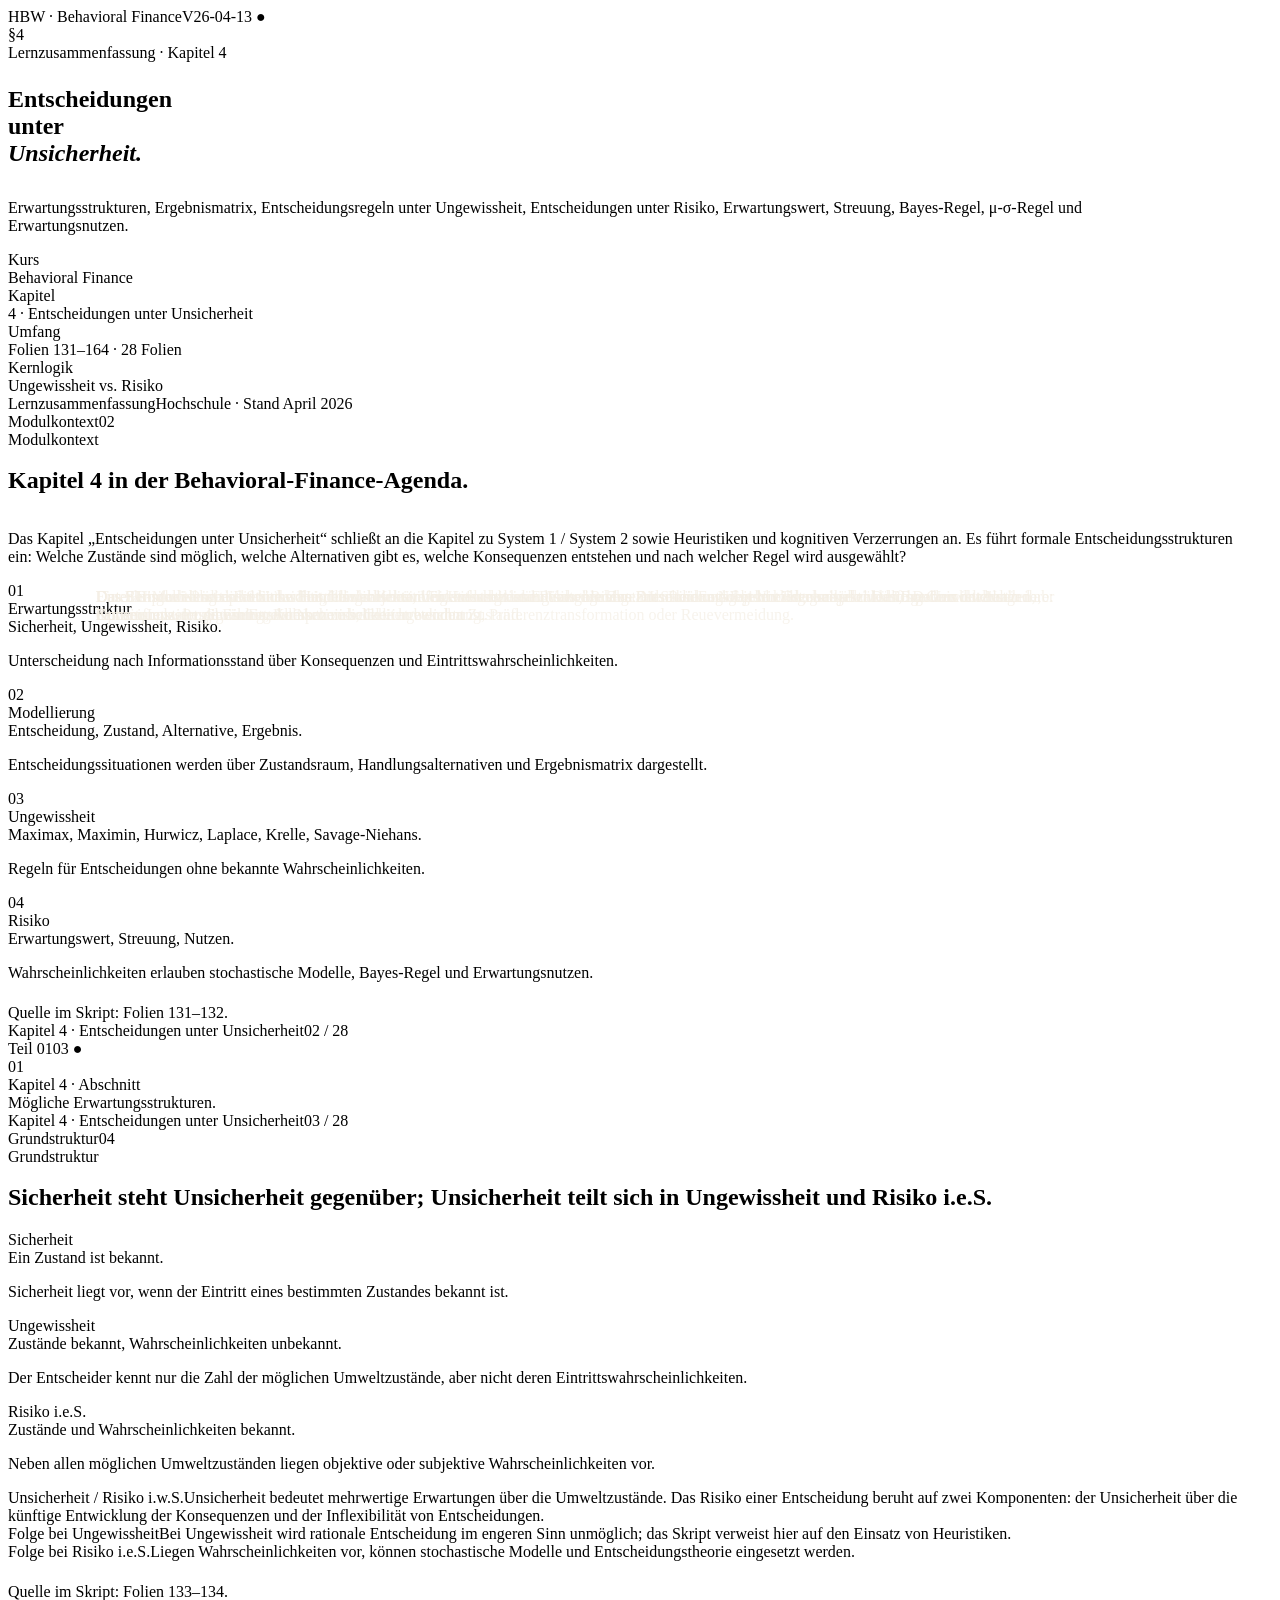
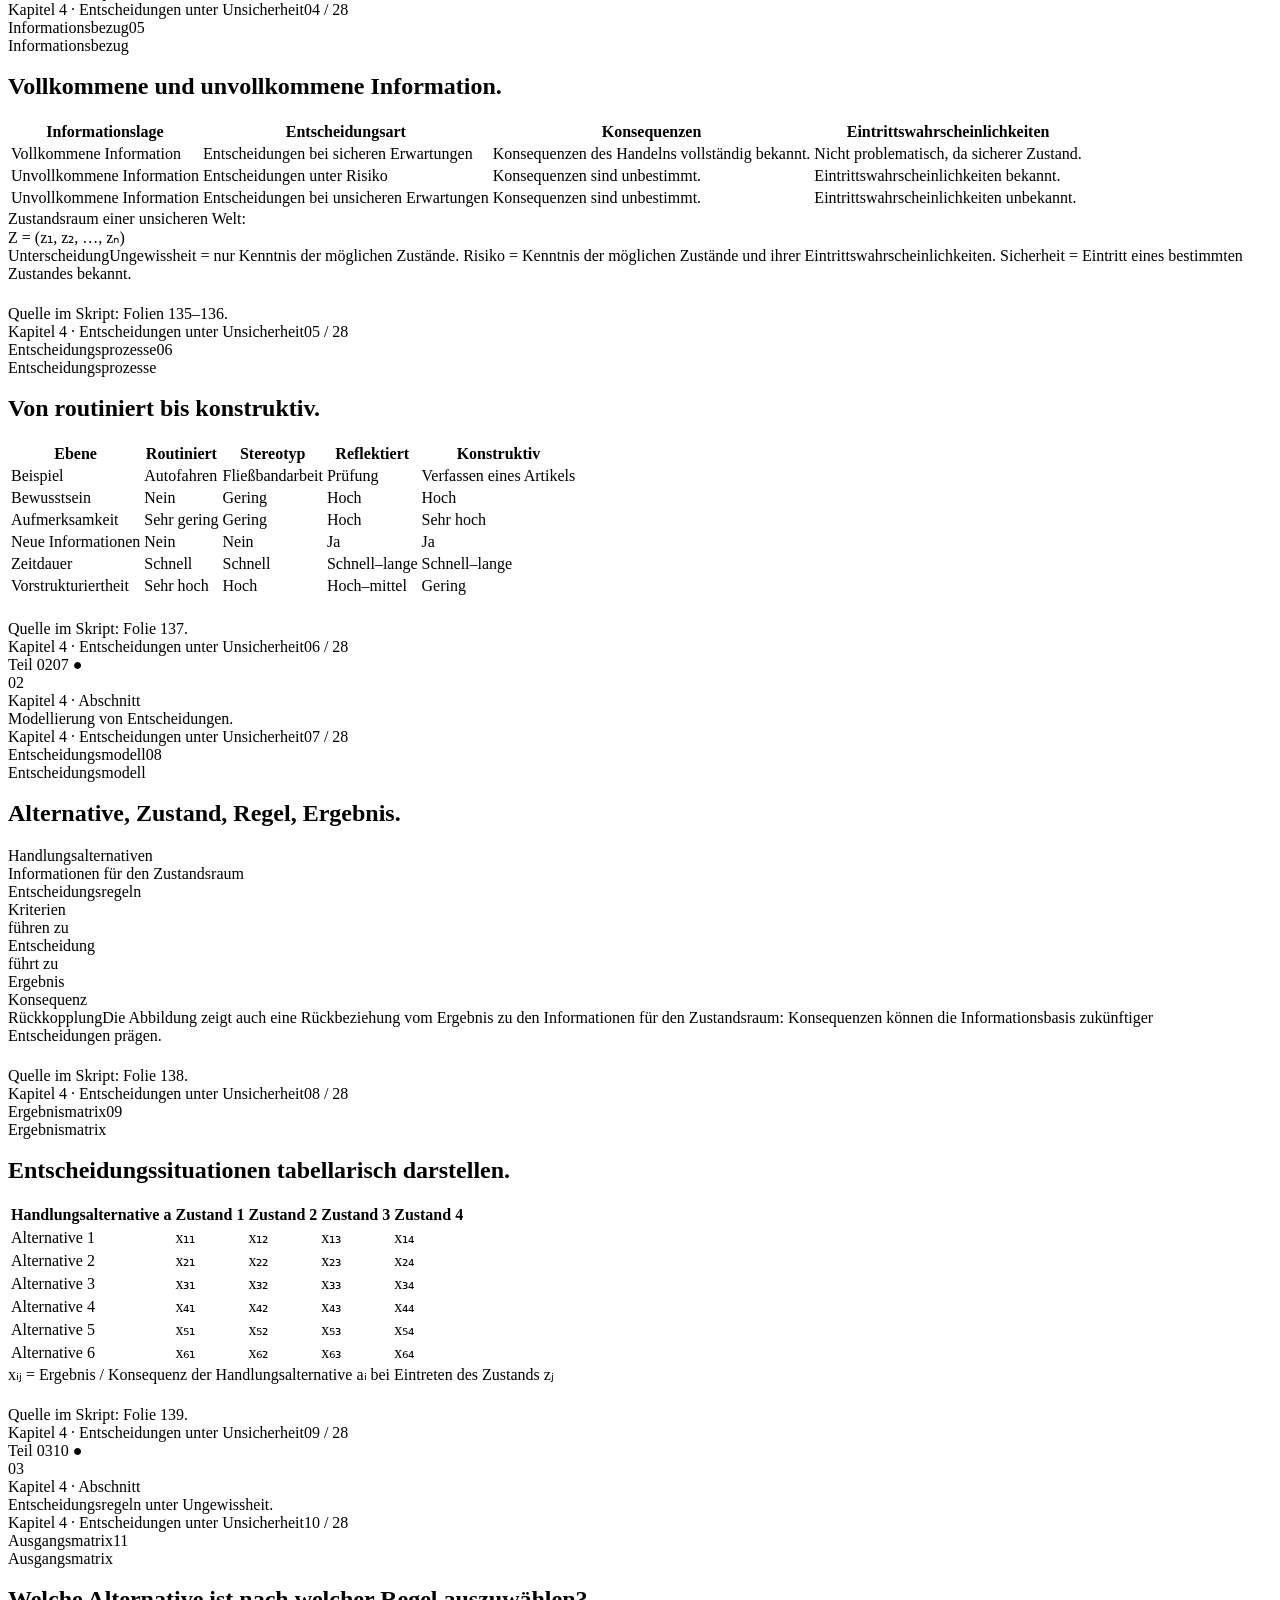
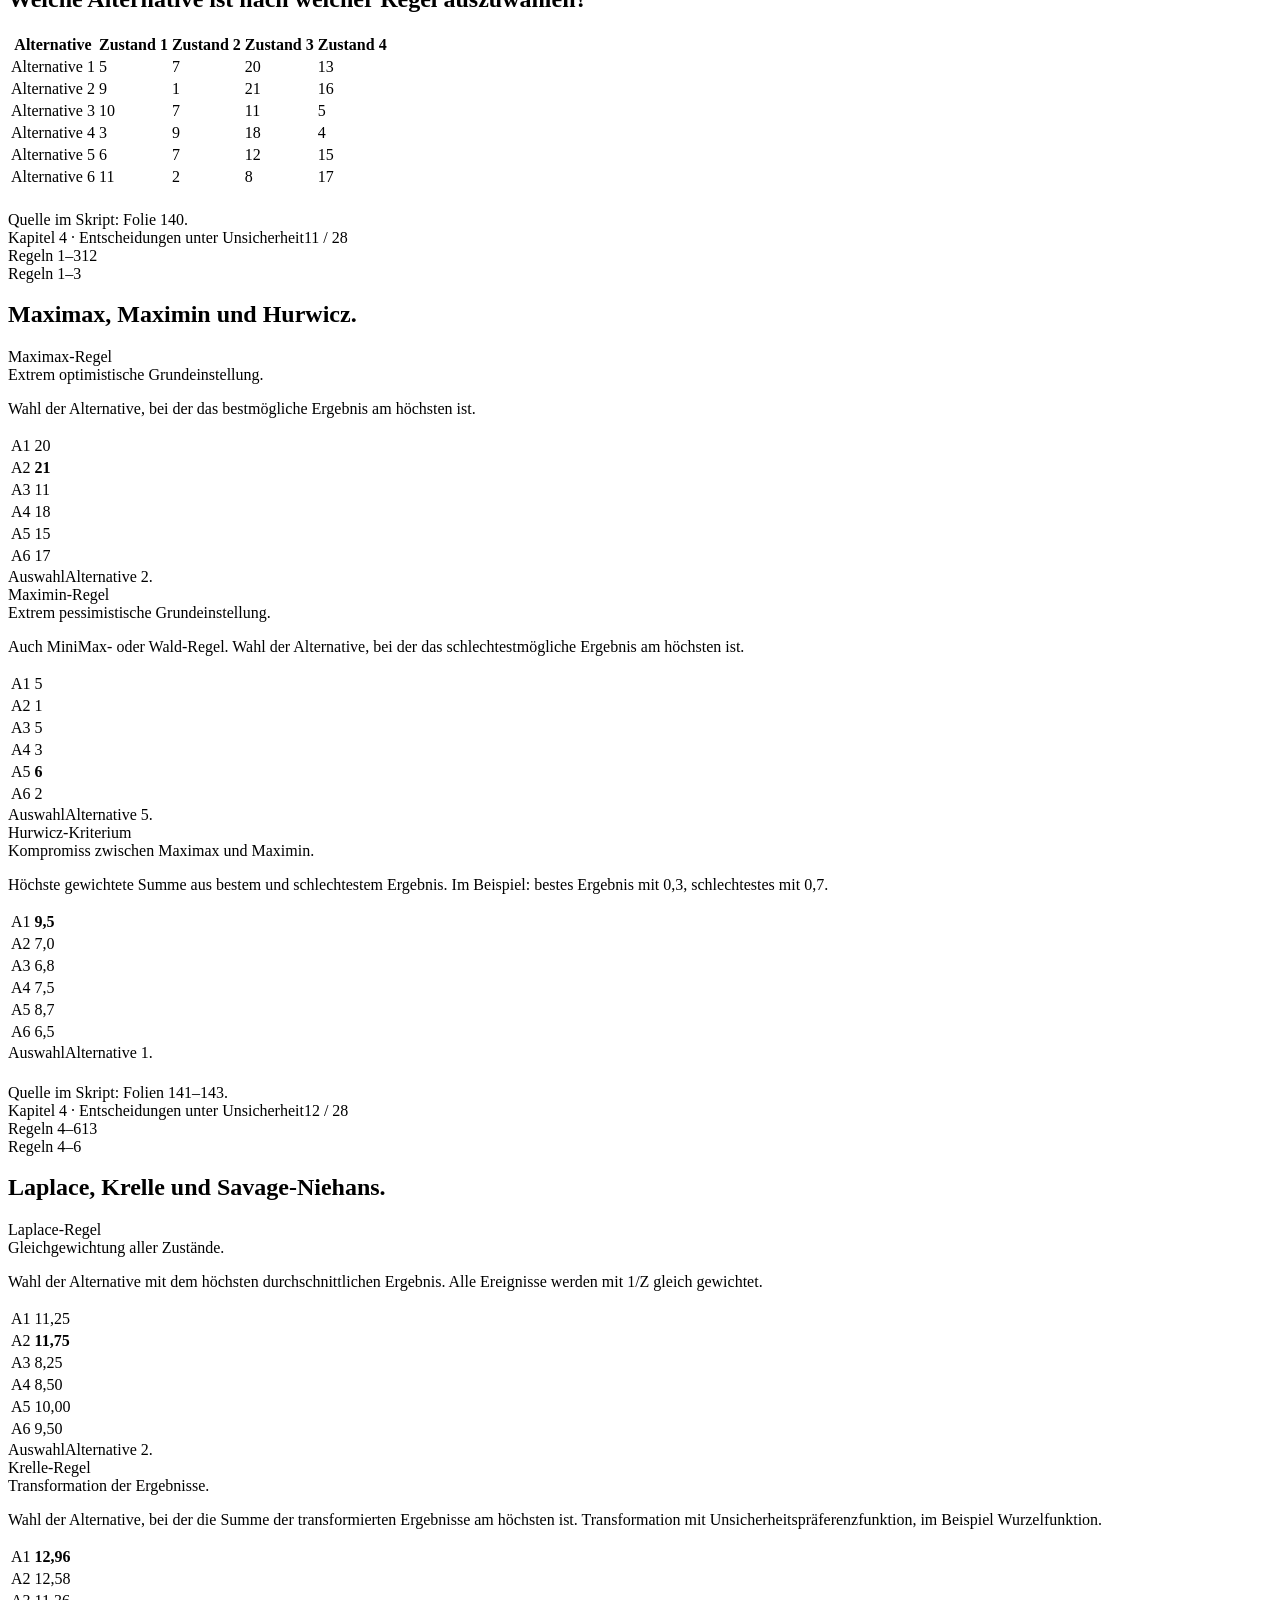
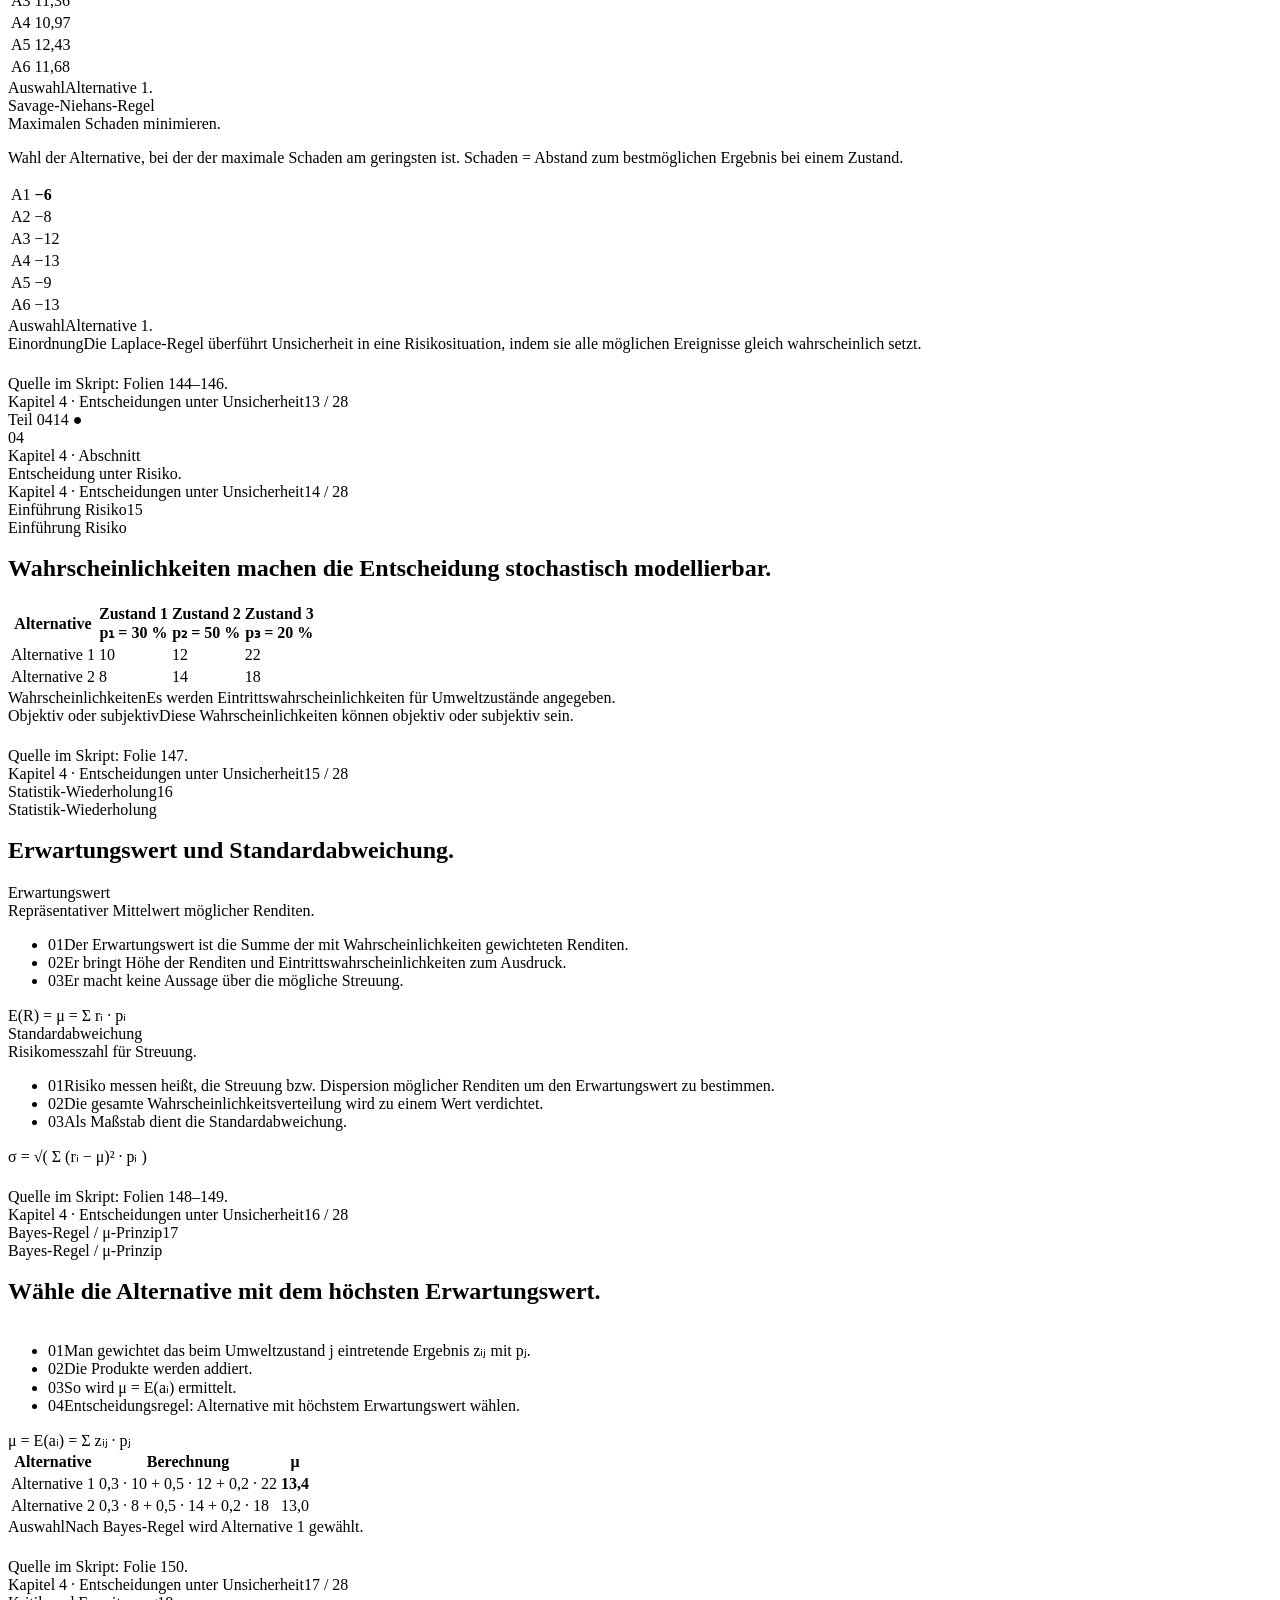
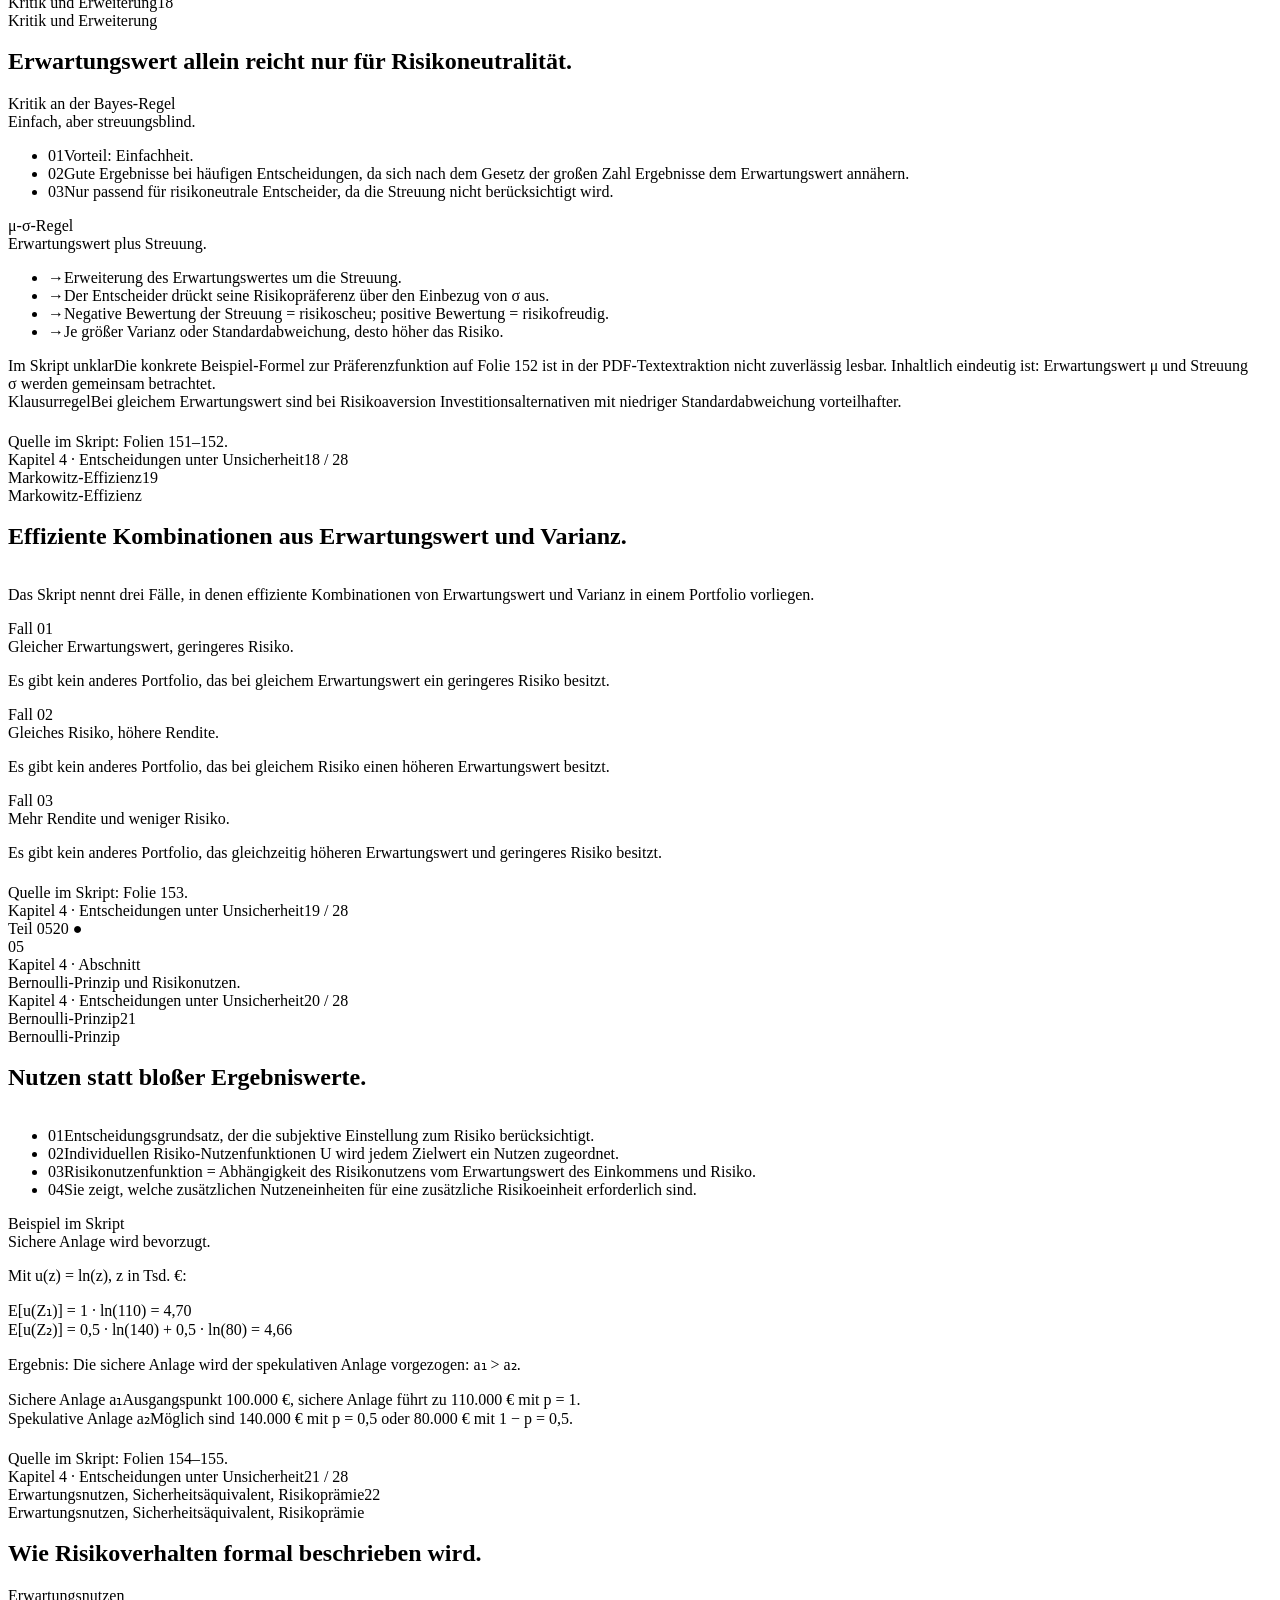
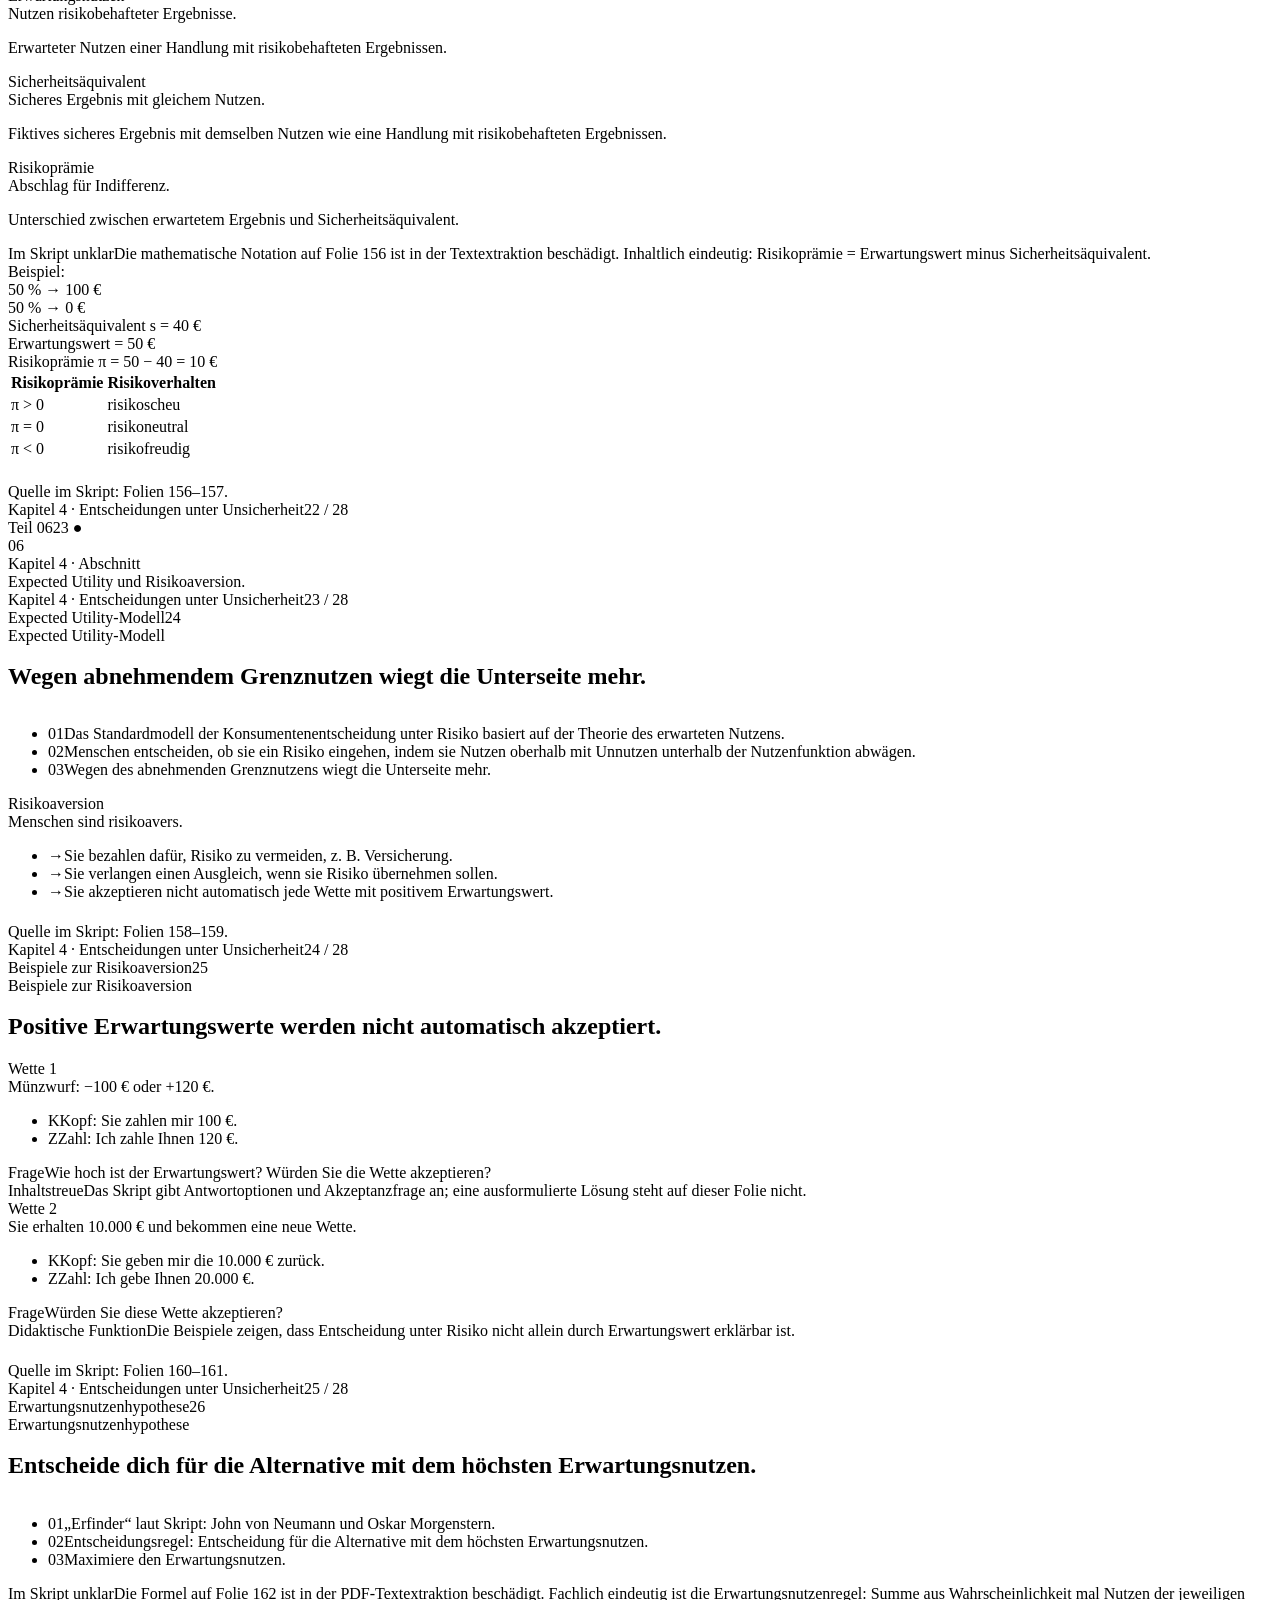
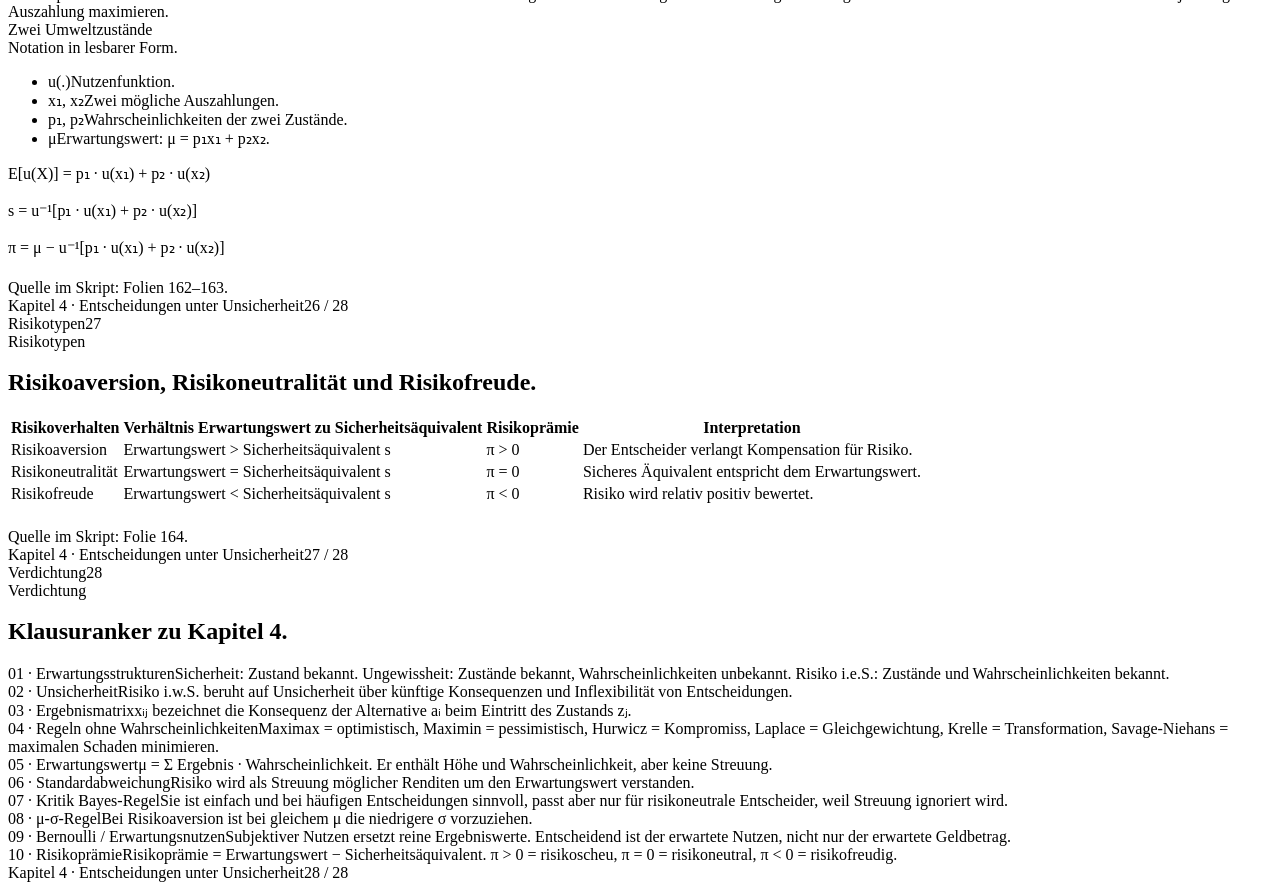
<file: kapitel-4-entscheidungen-unter-unsicherheit.html>
<!-- MODULE_CHAPTER_START: kapitel-4 | Kapitel 4 · Entscheidungen unter Unsicherheit | slides=28 -->
<!-- Dieses Topic ist ein HTML-Fragment: keine <html>, <head>, <body> Tags einfügen. -->

<section class="slide-title module-slide chapter-start" data-chapter-key="kapitel-4" data-chapter-short="Kapitel 4" data-chapter-start="true" data-chapter-title="Kapitel 4 · Entscheidungen unter Unsicherheit" data-module="behavioral-finance" data-screen-label="01 Title" data-slide-index="1" data-slide-label="01 Title" data-slide-total="28" id="kapitel-4-slide-01">
<div class="chrome-top"><span>HBW · Behavioral Finance</span><span>V26-04-13 <span class="dot">●</span></span></div>
<div class="big-mark">§4</div>
<div class="stack">
<div class="eyebrow">Lernzusammenfassung · Kapitel 4</div>
<h1 class="display" style="margin-top:24px;">Entscheidungen<br/>unter<br/><em style="font-style:italic; color:var(--accent);">Unsicherheit.</em></h1>
<p class="sub" style="margin-top:32px; max-width:1180px;">Erwartungsstrukturen, Ergebnismatrix, Entscheidungsregeln unter Ungewissheit, Entscheidungen unter Risiko, Erwartungswert, Streuung, Bayes-Regel, μ-σ-Regel und Erwartungsnutzen.</p>
</div>
<div class="meta">
<div class="block"><div class="k">Kurs</div><div class="v">Behavioral Finance</div></div>
<div class="block"><div class="k">Kapitel</div><div class="v">4 · Entscheidungen unter Unsicherheit</div></div>
<div class="block"><div class="k">Umfang</div><div class="v">Folien 131–164 · 28 Folien</div></div>
<div class="block"><div class="k">Kernlogik</div><div class="v">Ungewissheit vs. Risiko</div></div>
</div>
<div class="chrome-bot"><span>Lernzusammenfassung</span><span>Hochschule · Stand April 2026</span></div>
</section>

<section class="module-slide" data-chapter-key="kapitel-4" data-chapter-short="Kapitel 4" data-chapter-title="Kapitel 4 · Entscheidungen unter Unsicherheit" data-module="behavioral-finance" data-screen-label="02 Kapitel 4 in der Behavioral-Finance-Agenda." data-slide-index="2" data-slide-label="02 Kapitel 4 in der Behavioral-Finance-Agenda." data-slide-total="28" id="kapitel-4-slide-02">
<div class="chrome-top"><span>Modulkontext</span><span>02</span></div>
<div class="content-head" style="top:124px;">
<div class="eyebrow">Modulkontext</div>
<h2 class="title-md" style="margin-top:18px; max-width:1600px;">Kapitel 4 in der Behavioral-Finance-Agenda.</h2>
</div>
<div class="content-body" style="top:330px; bottom:116px; overflow:auto; padding-right:18px;">
<p class="body-lg">Das Kapitel „Entscheidungen unter Unsicherheit“ schließt an die Kapitel zu System 1 / System 2 sowie Heuristiken und kognitiven Verzerrungen an. Es führt formale Entscheidungsstrukturen ein: Welche Zustände sind möglich, welche Alternativen gibt es, welche Konsequenzen entstehen und nach welcher Regel wird ausgewählt?</p>
      <div class="three-col mt-40">
        <div class="card"><div class="display accent-ink">01</div><div class="card-eyebrow">Erwartungsstruktur</div><div class="card-title">Sicherheit, Ungewissheit, Risiko.</div><p class="card-body">Unterscheidung nach Informationsstand über Konsequenzen und Eintrittswahrscheinlichkeiten.</p></div>
        <div class="card"><div class="display accent-ink">02</div><div class="card-eyebrow">Modellierung</div><div class="card-title">Entscheidung, Zustand, Alternative, Ergebnis.</div><p class="card-body">Entscheidungssituationen werden über Zustandsraum, Handlungsalternativen und Ergebnismatrix dargestellt.</p></div>
        <div class="card"><div class="display accent-ink">03</div><div class="card-eyebrow">Ungewissheit</div><div class="card-title">Maximax, Maximin, Hurwicz, Laplace, Krelle, Savage-Niehans.</div><p class="card-body">Regeln für Entscheidungen ohne bekannte Wahrscheinlichkeiten.</p></div>
        <div class="card"><div class="display accent-ink">04</div><div class="card-eyebrow">Risiko</div><div class="card-title">Erwartungswert, Streuung, Nutzen.</div><p class="card-body">Wahrscheinlichkeiten erlauben stochastische Modelle, Bayes-Regel und Erwartungsnutzen.</p></div>
      </div>
      <div class="label" style="margin-top:22px;">Quelle im Skript: Folien 131–132.</div>
</div>
<div class="chrome-bot"><span>Kapitel 4 · Entscheidungen unter Unsicherheit</span><span>02 / 28</span></div>
</section>

<section class="slide-divider module-slide" data-chapter-key="kapitel-4" data-chapter-short="Kapitel 4" data-chapter-title="Kapitel 4 · Entscheidungen unter Unsicherheit" data-module="behavioral-finance" data-screen-label="03 Mögliche Erwartungsstrukturen." data-slide-index="3" data-slide-label="03 Mögliche Erwartungsstrukturen." data-slide-total="28" id="kapitel-4-slide-03">
<div class="chrome-top"><span>Teil 01</span><span>03 <span class="dot">●</span></span></div>
<div class="big-num">01</div>
<div class="sub-label">Kapitel 4 · Abschnitt</div>
<div class="big-title">Mögliche Erwartungsstrukturen.</div>
<p class="sub" style="position:absolute; left:96px; right:220px; bottom:260px; color:rgba(244,239,230,0.74);">Das Skript unterscheidet Sicherheit, Unsicherheit, Ungewissheit und Risiko im engeren Sinn. Entscheidend ist, was über künftige Umweltzustände, Konsequenzen und Eintrittswahrscheinlichkeiten bekannt ist.</p>
<div class="chrome-bot"><span>Kapitel 4 · Entscheidungen unter Unsicherheit</span><span>03 / 28</span></div>
</section>

<section class="module-slide" data-chapter-key="kapitel-4" data-chapter-short="Kapitel 4" data-chapter-title="Kapitel 4 · Entscheidungen unter Unsicherheit" data-module="behavioral-finance" data-screen-label="04 Sicherheit steht Unsicherheit gegenüber Unsicherheit teilt sich in Ungewissheit " data-slide-index="4" data-slide-label="04 Sicherheit steht Unsicherheit gegenüber Unsicherheit teilt sich in Ungewissheit " data-slide-total="28" id="kapitel-4-slide-04">
<div class="chrome-top"><span>Grundstruktur</span><span>04</span></div>
<div class="content-head" style="top:124px;">
<div class="eyebrow">Grundstruktur</div>
<h2 class="title-md" style="margin-top:18px; max-width:1600px;">Sicherheit steht Unsicherheit gegenüber; Unsicherheit teilt sich in Ungewissheit und Risiko i.e.S.</h2>
</div>
<div class="content-body" style="top:330px; bottom:116px; overflow:auto; padding-right:18px;">
<div class="three-col mt-40">
        <div class="card"><div class="card-eyebrow">Sicherheit</div><div class="card-title">Ein Zustand ist bekannt.</div><p class="card-body">Sicherheit liegt vor, wenn der Eintritt eines bestimmten Zustandes bekannt ist.</p></div>
        <div class="card"><div class="card-eyebrow">Ungewissheit</div><div class="card-title">Zustände bekannt, Wahrscheinlichkeiten unbekannt.</div><p class="card-body">Der Entscheider kennt nur die Zahl der möglichen Umweltzustände, aber nicht deren Eintrittswahrscheinlichkeiten.</p></div>
        <div class="card"><div class="card-eyebrow">Risiko i.e.S.</div><div class="card-title">Zustände und Wahrscheinlichkeiten bekannt.</div><p class="card-body">Neben allen möglichen Umweltzuständen liegen objektive oder subjektive Wahrscheinlichkeiten vor.</p></div>
      </div>
      <div class="callout mt-40"><span class="tag">Unsicherheit / Risiko i.w.S.</span>Unsicherheit bedeutet mehrwertige Erwartungen über die Umweltzustände. Das Risiko einer Entscheidung beruht auf zwei Komponenten: der Unsicherheit über die künftige Entwicklung der Konsequenzen und der Inflexibilität von Entscheidungen.</div>
      <div class="callout mt-24"><span class="tag">Folge bei Ungewissheit</span>Bei Ungewissheit wird rationale Entscheidung im engeren Sinn unmöglich; das Skript verweist hier auf den Einsatz von Heuristiken.</div>
      <div class="callout mt-24"><span class="tag">Folge bei Risiko i.e.S.</span>Liegen Wahrscheinlichkeiten vor, können stochastische Modelle und Entscheidungstheorie eingesetzt werden.</div>
      <div class="label" style="margin-top:22px;">Quelle im Skript: Folien 133–134.</div>
</div>
<div class="chrome-bot"><span>Kapitel 4 · Entscheidungen unter Unsicherheit</span><span>04 / 28</span></div>
</section>

<section class="module-slide" data-chapter-key="kapitel-4" data-chapter-short="Kapitel 4" data-chapter-title="Kapitel 4 · Entscheidungen unter Unsicherheit" data-module="behavioral-finance" data-screen-label="05 Vollkommene und unvollkommene Information." data-slide-index="5" data-slide-label="05 Vollkommene und unvollkommene Information." data-slide-total="28" id="kapitel-4-slide-05">
<div class="chrome-top"><span>Informationsbezug</span><span>05</span></div>
<div class="content-head" style="top:124px;">
<div class="eyebrow">Informationsbezug</div>
<h2 class="title-md" style="margin-top:18px; max-width:1600px;">Vollkommene und unvollkommene Information.</h2>
</div>
<div class="content-body" style="top:330px; bottom:116px; overflow:auto; padding-right:18px;">
<table class="grid-tbl"><thead><tr><th>Informationslage</th><th>Entscheidungsart</th><th>Konsequenzen</th><th>Eintrittswahrscheinlichkeiten</th></tr></thead><tbody>
        <tr><td class="k">Vollkommene Information</td><td>Entscheidungen bei sicheren Erwartungen</td><td>Konsequenzen des Handelns vollständig bekannt.</td><td>Nicht problematisch, da sicherer Zustand.</td></tr>
        <tr><td class="k">Unvollkommene Information</td><td>Entscheidungen unter Risiko</td><td>Konsequenzen sind unbestimmt.</td><td>Eintrittswahrscheinlichkeiten bekannt.</td></tr>
        <tr><td class="k">Unvollkommene Information</td><td>Entscheidungen bei unsicheren Erwartungen</td><td>Konsequenzen sind unbestimmt.</td><td>Eintrittswahrscheinlichkeiten unbekannt.</td></tr>
      </tbody></table>
      <div class="two-col mt-40"><div class="formula-box">Zustandsraum einer unsicheren Welt:<br>Z = (z₁, z₂, …, zₙ)</div><div class="callout"><span class="tag">Unterscheidung</span>Ungewissheit = nur Kenntnis der möglichen Zustände. Risiko = Kenntnis der möglichen Zustände und ihrer Eintrittswahrscheinlichkeiten. Sicherheit = Eintritt eines bestimmten Zustandes bekannt.</div></div>
      <div class="label" style="margin-top:22px;">Quelle im Skript: Folien 135–136.</div>
</div>
<div class="chrome-bot"><span>Kapitel 4 · Entscheidungen unter Unsicherheit</span><span>05 / 28</span></div>
</section>

<section class="module-slide" data-chapter-key="kapitel-4" data-chapter-short="Kapitel 4" data-chapter-title="Kapitel 4 · Entscheidungen unter Unsicherheit" data-module="behavioral-finance" data-screen-label="06 Von routiniert bis konstruktiv." data-slide-index="6" data-slide-label="06 Von routiniert bis konstruktiv." data-slide-total="28" id="kapitel-4-slide-06">
<div class="chrome-top"><span>Entscheidungsprozesse</span><span>06</span></div>
<div class="content-head" style="top:124px;">
<div class="eyebrow">Entscheidungsprozesse</div>
<h2 class="title-md" style="margin-top:18px; max-width:1600px;">Von routiniert bis konstruktiv.</h2>
</div>
<div class="content-body" style="top:330px; bottom:116px; overflow:auto; padding-right:18px;">
<table class="grid-tbl"><thead><tr><th>Ebene</th><th>Routiniert</th><th>Stereotyp</th><th>Reflektiert</th><th>Konstruktiv</th></tr></thead><tbody>
        <tr><td class="k">Beispiel</td><td>Autofahren</td><td>Fließbandarbeit</td><td>Prüfung</td><td>Verfassen eines Artikels</td></tr>
        <tr><td class="k">Bewusstsein</td><td>Nein</td><td>Gering</td><td>Hoch</td><td>Hoch</td></tr>
        <tr><td class="k">Aufmerksamkeit</td><td>Sehr gering</td><td>Gering</td><td>Hoch</td><td>Sehr hoch</td></tr>
        <tr><td class="k">Neue Informationen</td><td>Nein</td><td>Nein</td><td>Ja</td><td>Ja</td></tr>
        <tr><td class="k">Zeitdauer</td><td>Schnell</td><td>Schnell</td><td>Schnell–lange</td><td>Schnell–lange</td></tr>
        <tr><td class="k">Vorstrukturiertheit</td><td>Sehr hoch</td><td>Hoch</td><td>Hoch–mittel</td><td>Gering</td></tr>
      </tbody></table>
      <div class="label" style="margin-top:22px;">Quelle im Skript: Folie 137.</div>
</div>
<div class="chrome-bot"><span>Kapitel 4 · Entscheidungen unter Unsicherheit</span><span>06 / 28</span></div>
</section>

<section class="slide-divider module-slide" data-chapter-key="kapitel-4" data-chapter-short="Kapitel 4" data-chapter-title="Kapitel 4 · Entscheidungen unter Unsicherheit" data-module="behavioral-finance" data-screen-label="07 Modellierung von Entscheidungen." data-slide-index="7" data-slide-label="07 Modellierung von Entscheidungen." data-slide-total="28" id="kapitel-4-slide-07">
<div class="chrome-top"><span>Teil 02</span><span>07 <span class="dot">●</span></span></div>
<div class="big-num">02</div>
<div class="sub-label">Kapitel 4 · Abschnitt</div>
<div class="big-title">Modellierung von Entscheidungen.</div>
<p class="sub" style="position:absolute; left:96px; right:220px; bottom:260px; color:rgba(244,239,230,0.74);">Eine Entscheidung entsteht aus Handlungsalternativen, Informationen über den Zustandsraum und Entscheidungsregeln. Das Ergebnis ist die Konsequenz der gewählten Alternative beim eintretenden Zustand.</p>
<div class="chrome-bot"><span>Kapitel 4 · Entscheidungen unter Unsicherheit</span><span>07 / 28</span></div>
</section>

<section class="module-slide" data-chapter-key="kapitel-4" data-chapter-short="Kapitel 4" data-chapter-title="Kapitel 4 · Entscheidungen unter Unsicherheit" data-module="behavioral-finance" data-screen-label="08 Alternative, Zustand, Regel, Ergebnis." data-slide-index="8" data-slide-label="08 Alternative, Zustand, Regel, Ergebnis." data-slide-total="28" id="kapitel-4-slide-08">
<div class="chrome-top"><span>Entscheidungsmodell</span><span>08</span></div>
<div class="content-head" style="top:124px;">
<div class="eyebrow">Entscheidungsmodell</div>
<h2 class="title-md" style="margin-top:18px; max-width:1600px;">Alternative, Zustand, Regel, Ergebnis.</h2>
</div>
<div class="content-body" style="top:330px; bottom:116px; overflow:auto; padding-right:18px;">
<div class="three-col mt-40"><div class="card">Handlungsalternativen</div><div class="card">Informationen für den Zustandsraum</div><div class="card">Entscheidungsregeln<br><span  style="font-family:var(--sans);font-size:1rem;">Kriterien</span></div><div >führen zu</div><div class="card">Entscheidung</div><div >führt zu</div><div></div><div class="card">Ergebnis<br><span style="font-family:var(--sans);font-size:1rem;color:var(--muted);">Konsequenz</span></div><div></div></div>
      <div class="callout mt-40"><span class="tag">Rückkopplung</span>Die Abbildung zeigt auch eine Rückbeziehung vom Ergebnis zu den Informationen für den Zustandsraum: Konsequenzen können die Informationsbasis zukünftiger Entscheidungen prägen.</div>
      <div class="label" style="margin-top:22px;">Quelle im Skript: Folie 138.</div>
</div>
<div class="chrome-bot"><span>Kapitel 4 · Entscheidungen unter Unsicherheit</span><span>08 / 28</span></div>
</section>

<section class="module-slide" data-chapter-key="kapitel-4" data-chapter-short="Kapitel 4" data-chapter-title="Kapitel 4 · Entscheidungen unter Unsicherheit" data-module="behavioral-finance" data-screen-label="09 Entscheidungssituationen tabellarisch darstellen." data-slide-index="9" data-slide-label="09 Entscheidungssituationen tabellarisch darstellen." data-slide-total="28" id="kapitel-4-slide-09">
<div class="chrome-top"><span>Ergebnismatrix</span><span>09</span></div>
<div class="content-head" style="top:124px;">
<div class="eyebrow">Ergebnismatrix</div>
<h2 class="title-md" style="margin-top:18px; max-width:1600px;">Entscheidungssituationen tabellarisch darstellen.</h2>
</div>
<div class="content-body" style="top:330px; bottom:116px; overflow:auto; padding-right:18px;">
<table class="grid-tbl"><thead><tr><th>Handlungsalternative a</th><th>Zustand 1</th><th>Zustand 2</th><th>Zustand 3</th><th>Zustand 4</th></tr></thead><tbody>
        <tr><td class="k">Alternative 1</td><td>x₁₁</td><td>x₁₂</td><td>x₁₃</td><td>x₁₄</td></tr><tr><td class="k">Alternative 2</td><td>x₂₁</td><td>x₂₂</td><td>x₂₃</td><td>x₂₄</td></tr><tr><td class="k">Alternative 3</td><td>x₃₁</td><td>x₃₂</td><td>x₃₃</td><td>x₃₄</td></tr><tr><td class="k">Alternative 4</td><td>x₄₁</td><td>x₄₂</td><td>x₄₃</td><td>x₄₄</td></tr><tr><td class="k">Alternative 5</td><td>x₅₁</td><td>x₅₂</td><td>x₅₃</td><td>x₅₄</td></tr><tr><td class="k">Alternative 6</td><td>x₆₁</td><td>x₆₂</td><td>x₆₃</td><td>x₆₄</td></tr>
      </tbody></table>
      <div class="formula-box mt-40">xᵢⱼ = Ergebnis / Konsequenz der Handlungsalternative aᵢ bei Eintreten des Zustands zⱼ</div>
      <div class="label" style="margin-top:22px;">Quelle im Skript: Folie 139.</div>
</div>
<div class="chrome-bot"><span>Kapitel 4 · Entscheidungen unter Unsicherheit</span><span>09 / 28</span></div>
</section>

<section class="slide-divider module-slide" data-chapter-key="kapitel-4" data-chapter-short="Kapitel 4" data-chapter-title="Kapitel 4 · Entscheidungen unter Unsicherheit" data-module="behavioral-finance" data-screen-label="10 Entscheidungsregeln unter Ungewissheit." data-slide-index="10" data-slide-label="10 Entscheidungsregeln unter Ungewissheit." data-slide-total="28" id="kapitel-4-slide-10">
<div class="chrome-top"><span>Teil 03</span><span>10 <span class="dot">●</span></span></div>
<div class="big-num">03</div>
<div class="sub-label">Kapitel 4 · Abschnitt</div>
<div class="big-title">Entscheidungsregeln unter Ungewissheit.</div>
<p class="sub" style="position:absolute; left:96px; right:220px; bottom:260px; color:rgba(244,239,230,0.74);">Unter Ungewissheit sind keine Eintrittswahrscheinlichkeiten bekannt. Verschiedene Entscheidungsregeln bilden unterschiedliche Grundhaltungen ab: Optimismus, Pessimismus, Kompromiss, Gleichgewichtung, Präferenztransformation oder Reuevermeidung.</p>
<div class="chrome-bot"><span>Kapitel 4 · Entscheidungen unter Unsicherheit</span><span>10 / 28</span></div>
</section>

<section class="module-slide" data-chapter-key="kapitel-4" data-chapter-short="Kapitel 4" data-chapter-title="Kapitel 4 · Entscheidungen unter Unsicherheit" data-module="behavioral-finance" data-screen-label="11 Welche Alternative ist nach welcher Regel auszuwählen" data-slide-index="11" data-slide-label="11 Welche Alternative ist nach welcher Regel auszuwählen" data-slide-total="28" id="kapitel-4-slide-11">
<div class="chrome-top"><span>Ausgangsmatrix</span><span>11</span></div>
<div class="content-head" style="top:124px;">
<div class="eyebrow">Ausgangsmatrix</div>
<h2 class="title-md" style="margin-top:18px; max-width:1600px;">Welche Alternative ist nach welcher Regel auszuwählen?</h2>
</div>
<div class="content-body" style="top:330px; bottom:116px; overflow:auto; padding-right:18px;">
<table class="grid-tbl"><thead><tr><th>Alternative</th><th>Zustand 1</th><th>Zustand 2</th><th>Zustand 3</th><th>Zustand 4</th></tr></thead><tbody>
        <tr><td class="k">Alternative 1</td><td>5</td><td>7</td><td>20</td><td>13</td></tr><tr><td class="k">Alternative 2</td><td>9</td><td>1</td><td>21</td><td>16</td></tr><tr><td class="k">Alternative 3</td><td>10</td><td>7</td><td>11</td><td>5</td></tr><tr><td class="k">Alternative 4</td><td>3</td><td>9</td><td>18</td><td>4</td></tr><tr><td class="k">Alternative 5</td><td>6</td><td>7</td><td>12</td><td>15</td></tr><tr><td class="k">Alternative 6</td><td>11</td><td>2</td><td>8</td><td>17</td></tr>
      </tbody></table><div class="label" style="margin-top:22px;">Quelle im Skript: Folie 140.</div>
</div>
<div class="chrome-bot"><span>Kapitel 4 · Entscheidungen unter Unsicherheit</span><span>11 / 28</span></div>
</section>

<section class="module-slide" data-chapter-key="kapitel-4" data-chapter-short="Kapitel 4" data-chapter-title="Kapitel 4 · Entscheidungen unter Unsicherheit" data-module="behavioral-finance" data-screen-label="12 Maximax, Maximin und Hurwicz." data-slide-index="12" data-slide-label="12 Maximax, Maximin und Hurwicz." data-slide-total="28" id="kapitel-4-slide-12">
<div class="chrome-top"><span>Regeln 1–3</span><span>12</span></div>
<div class="content-head" style="top:124px;">
<div class="eyebrow">Regeln 1–3</div>
<h2 class="title-md" style="margin-top:18px; max-width:1600px;">Maximax, Maximin und Hurwicz.</h2>
</div>
<div class="content-body" style="top:330px; bottom:116px; overflow:auto; padding-right:18px;">
<div class="three-col mt-40">
        <div class="card"><div class="card-eyebrow">Maximax-Regel</div><div class="card-title">Extrem optimistische Grundeinstellung.</div><p class="card-body">Wahl der Alternative, bei der das bestmögliche Ergebnis am höchsten ist.</p><table class="grid-tbl"><tbody><tr><td class="k">A1</td><td>20</td></tr><tr><td class="k">A2</td><td><strong>21</strong></td></tr><tr><td class="k">A3</td><td>11</td></tr><tr><td class="k">A4</td><td>18</td></tr><tr><td class="k">A5</td><td>15</td></tr><tr><td class="k">A6</td><td>17</td></tr></tbody></table><div class="callout mt-24"><span class="tag">Auswahl</span>Alternative 2.</div></div>
        <div class="card"><div class="card-eyebrow">Maximin-Regel</div><div class="card-title">Extrem pessimistische Grundeinstellung.</div><p class="card-body">Auch MiniMax- oder Wald-Regel. Wahl der Alternative, bei der das schlechtestmögliche Ergebnis am höchsten ist.</p><table class="grid-tbl"><tbody><tr><td class="k">A1</td><td>5</td></tr><tr><td class="k">A2</td><td>1</td></tr><tr><td class="k">A3</td><td>5</td></tr><tr><td class="k">A4</td><td>3</td></tr><tr><td class="k">A5</td><td><strong>6</strong></td></tr><tr><td class="k">A6</td><td>2</td></tr></tbody></table><div class="callout mt-24"><span class="tag">Auswahl</span>Alternative 5.</div></div>
        <div class="card"><div class="card-eyebrow">Hurwicz-Kriterium</div><div class="card-title">Kompromiss zwischen Maximax und Maximin.</div><p class="card-body">Höchste gewichtete Summe aus bestem und schlechtestem Ergebnis. Im Beispiel: bestes Ergebnis mit 0,3, schlechtestes mit 0,7.</p><table class="grid-tbl"><tbody><tr><td class="k">A1</td><td><strong>9,5</strong></td></tr><tr><td class="k">A2</td><td>7,0</td></tr><tr><td class="k">A3</td><td>6,8</td></tr><tr><td class="k">A4</td><td>7,5</td></tr><tr><td class="k">A5</td><td>8,7</td></tr><tr><td class="k">A6</td><td>6,5</td></tr></tbody></table><div class="callout mt-24"><span class="tag">Auswahl</span>Alternative 1.</div></div>
      </div><div class="label" style="margin-top:22px;">Quelle im Skript: Folien 141–143.</div>
</div>
<div class="chrome-bot"><span>Kapitel 4 · Entscheidungen unter Unsicherheit</span><span>12 / 28</span></div>
</section>

<section class="module-slide" data-chapter-key="kapitel-4" data-chapter-short="Kapitel 4" data-chapter-title="Kapitel 4 · Entscheidungen unter Unsicherheit" data-module="behavioral-finance" data-screen-label="13 Laplace, Krelle und Savage-Niehans." data-slide-index="13" data-slide-label="13 Laplace, Krelle und Savage-Niehans." data-slide-total="28" id="kapitel-4-slide-13">
<div class="chrome-top"><span>Regeln 4–6</span><span>13</span></div>
<div class="content-head" style="top:124px;">
<div class="eyebrow">Regeln 4–6</div>
<h2 class="title-md" style="margin-top:18px; max-width:1600px;">Laplace, Krelle und Savage-Niehans.</h2>
</div>
<div class="content-body" style="top:330px; bottom:116px; overflow:auto; padding-right:18px;">
<div class="three-col mt-40">
        <div class="card"><div class="card-eyebrow">Laplace-Regel</div><div class="card-title">Gleichgewichtung aller Zustände.</div><p class="card-body">Wahl der Alternative mit dem höchsten durchschnittlichen Ergebnis. Alle Ereignisse werden mit 1/Z gleich gewichtet.</p><table class="grid-tbl"><tbody><tr><td class="k">A1</td><td>11,25</td></tr><tr><td class="k">A2</td><td><strong>11,75</strong></td></tr><tr><td class="k">A3</td><td>8,25</td></tr><tr><td class="k">A4</td><td>8,50</td></tr><tr><td class="k">A5</td><td>10,00</td></tr><tr><td class="k">A6</td><td>9,50</td></tr></tbody></table><div class="callout mt-24"><span class="tag">Auswahl</span>Alternative 2.</div></div>
        <div class="card"><div class="card-eyebrow">Krelle-Regel</div><div class="card-title">Transformation der Ergebnisse.</div><p class="card-body">Wahl der Alternative, bei der die Summe der transformierten Ergebnisse am höchsten ist. Transformation mit Unsicherheitspräferenzfunktion, im Beispiel Wurzelfunktion.</p><table class="grid-tbl"><tbody><tr><td class="k">A1</td><td><strong>12,96</strong></td></tr><tr><td class="k">A2</td><td>12,58</td></tr><tr><td class="k">A3</td><td>11,36</td></tr><tr><td class="k">A4</td><td>10,97</td></tr><tr><td class="k">A5</td><td>12,43</td></tr><tr><td class="k">A6</td><td>11,68</td></tr></tbody></table><div class="callout mt-24"><span class="tag">Auswahl</span>Alternative 1.</div></div>
        <div class="card"><div class="card-eyebrow">Savage-Niehans-Regel</div><div class="card-title">Maximalen Schaden minimieren.</div><p class="card-body">Wahl der Alternative, bei der der maximale Schaden am geringsten ist. Schaden = Abstand zum bestmöglichen Ergebnis bei einem Zustand.</p><table class="grid-tbl"><tbody><tr><td class="k">A1</td><td><strong>−6</strong></td></tr><tr><td class="k">A2</td><td>−8</td></tr><tr><td class="k">A3</td><td>−12</td></tr><tr><td class="k">A4</td><td>−13</td></tr><tr><td class="k">A5</td><td>−9</td></tr><tr><td class="k">A6</td><td>−13</td></tr></tbody></table><div class="callout mt-24"><span class="tag">Auswahl</span>Alternative 1.</div></div>
      </div><div class="callout mt-40"><span class="tag">Einordnung</span>Die Laplace-Regel überführt Unsicherheit in eine Risikosituation, indem sie alle möglichen Ereignisse gleich wahrscheinlich setzt.</div><div class="label" style="margin-top:22px;">Quelle im Skript: Folien 144–146.</div>
</div>
<div class="chrome-bot"><span>Kapitel 4 · Entscheidungen unter Unsicherheit</span><span>13 / 28</span></div>
</section>

<section class="slide-divider module-slide" data-chapter-key="kapitel-4" data-chapter-short="Kapitel 4" data-chapter-title="Kapitel 4 · Entscheidungen unter Unsicherheit" data-module="behavioral-finance" data-screen-label="14 Entscheidung unter Risiko." data-slide-index="14" data-slide-label="14 Entscheidung unter Risiko." data-slide-total="28" id="kapitel-4-slide-14">
<div class="chrome-top"><span>Teil 04</span><span>14 <span class="dot">●</span></span></div>
<div class="big-num">04</div>
<div class="sub-label">Kapitel 4 · Abschnitt</div>
<div class="big-title">Entscheidung unter Risiko.</div>
<p class="sub" style="position:absolute; left:96px; right:220px; bottom:260px; color:rgba(244,239,230,0.74);">Unter Risiko werden Eintrittswahrscheinlichkeiten für Umweltzustände angegeben. Diese können objektiv oder subjektiv sein. Dadurch werden Erwartungswert, Streuung und Nutzenmodelle anwendbar.</p>
<div class="chrome-bot"><span>Kapitel 4 · Entscheidungen unter Unsicherheit</span><span>14 / 28</span></div>
</section>

<section class="module-slide" data-chapter-key="kapitel-4" data-chapter-short="Kapitel 4" data-chapter-title="Kapitel 4 · Entscheidungen unter Unsicherheit" data-module="behavioral-finance" data-screen-label="15 Wahrscheinlichkeiten machen die Entscheidung stochastisch modellierbar." data-slide-index="15" data-slide-label="15 Wahrscheinlichkeiten machen die Entscheidung stochastisch modellierbar." data-slide-total="28" id="kapitel-4-slide-15">
<div class="chrome-top"><span>Einführung Risiko</span><span>15</span></div>
<div class="content-head" style="top:124px;">
<div class="eyebrow">Einführung Risiko</div>
<h2 class="title-md" style="margin-top:18px; max-width:1600px;">Wahrscheinlichkeiten machen die Entscheidung stochastisch modellierbar.</h2>
</div>
<div class="content-body" style="top:330px; bottom:116px; overflow:auto; padding-right:18px;">
<table class="grid-tbl"><thead><tr><th>Alternative</th><th>Zustand 1<br>p₁ = 30 %</th><th>Zustand 2<br>p₂ = 50 %</th><th>Zustand 3<br>p₃ = 20 %</th></tr></thead><tbody><tr><td class="k">Alternative 1</td><td>10</td><td>12</td><td>22</td></tr><tr><td class="k">Alternative 2</td><td>8</td><td>14</td><td>18</td></tr></tbody></table>
      <div class="two-col mt-40"><div class="callout"><span class="tag">Wahrscheinlichkeiten</span>Es werden Eintrittswahrscheinlichkeiten für Umweltzustände angegeben.</div><div class="callout"><span class="tag">Objektiv oder subjektiv</span>Diese Wahrscheinlichkeiten können objektiv oder subjektiv sein.</div></div><div class="label" style="margin-top:22px;">Quelle im Skript: Folie 147.</div>
</div>
<div class="chrome-bot"><span>Kapitel 4 · Entscheidungen unter Unsicherheit</span><span>15 / 28</span></div>
</section>

<section class="module-slide" data-chapter-key="kapitel-4" data-chapter-short="Kapitel 4" data-chapter-title="Kapitel 4 · Entscheidungen unter Unsicherheit" data-module="behavioral-finance" data-screen-label="16 Erwartungswert und Standardabweichung." data-slide-index="16" data-slide-label="16 Erwartungswert und Standardabweichung." data-slide-total="28" id="kapitel-4-slide-16">
<div class="chrome-top"><span>Statistik-Wiederholung</span><span>16</span></div>
<div class="content-head" style="top:124px;">
<div class="eyebrow">Statistik-Wiederholung</div>
<h2 class="title-md" style="margin-top:18px; max-width:1600px;">Erwartungswert und Standardabweichung.</h2>
</div>
<div class="content-body" style="top:330px; bottom:116px; overflow:auto; padding-right:18px;">
<div class="two-col mt-40"><div class="card"><div class="card-eyebrow">Erwartungswert</div><div class="card-title">Repräsentativer Mittelwert möglicher Renditen.</div><ul class="clean"><li><span class="marker">01</span><span>Der Erwartungswert ist die Summe der mit Wahrscheinlichkeiten gewichteten Renditen.</span></li><li><span class="marker">02</span><span>Er bringt Höhe der Renditen und Eintrittswahrscheinlichkeiten zum Ausdruck.</span></li><li><span class="marker">03</span><span>Er macht keine Aussage über die mögliche Streuung.</span></li></ul><div class="formula-box mt-24">E(R) = μ = Σ rᵢ · pᵢ</div></div>
      <div class="card"><div class="card-eyebrow">Standardabweichung</div><div class="card-title">Risikomesszahl für Streuung.</div><ul class="clean"><li><span class="marker">01</span><span>Risiko messen heißt, die Streuung bzw. Dispersion möglicher Renditen um den Erwartungswert zu bestimmen.</span></li><li><span class="marker">02</span><span>Die gesamte Wahrscheinlichkeitsverteilung wird zu einem Wert verdichtet.</span></li><li><span class="marker">03</span><span>Als Maßstab dient die Standardabweichung.</span></li></ul><div class="formula-box mt-24">σ = √( Σ (rᵢ − μ)² · pᵢ )</div></div></div><div class="label" style="margin-top:22px;">Quelle im Skript: Folien 148–149.</div>
</div>
<div class="chrome-bot"><span>Kapitel 4 · Entscheidungen unter Unsicherheit</span><span>16 / 28</span></div>
</section>

<section class="module-slide" data-chapter-key="kapitel-4" data-chapter-short="Kapitel 4" data-chapter-title="Kapitel 4 · Entscheidungen unter Unsicherheit" data-module="behavioral-finance" data-screen-label="17 Wähle die Alternative mit dem höchsten Erwartungswert." data-slide-index="17" data-slide-label="17 Wähle die Alternative mit dem höchsten Erwartungswert." data-slide-total="28" id="kapitel-4-slide-17">
<div class="chrome-top"><span>Bayes-Regel / μ-Prinzip</span><span>17</span></div>
<div class="content-head" style="top:124px;">
<div class="eyebrow">Bayes-Regel / μ-Prinzip</div>
<h2 class="title-md" style="margin-top:18px; max-width:1600px;">Wähle die Alternative mit dem höchsten Erwartungswert.</h2>
</div>
<div class="content-body" style="top:330px; bottom:116px; overflow:auto; padding-right:18px;">
<div class="two-col mt-40"><div><ul class="clean"><li><span class="marker">01</span><span>Man gewichtet das beim Umweltzustand j eintretende Ergebnis zᵢⱼ mit pⱼ.</span></li><li><span class="marker">02</span><span>Die Produkte werden addiert.</span></li><li><span class="marker">03</span><span>So wird μ = E(aᵢ) ermittelt.</span></li><li><span class="marker">04</span><span>Entscheidungsregel: Alternative mit höchstem Erwartungswert wählen.</span></li></ul><div class="formula-box mt-24">μ = E(aᵢ) = Σ zᵢⱼ · pⱼ</div></div><div><table class="grid-tbl"><thead><tr><th>Alternative</th><th>Berechnung</th><th>μ</th></tr></thead><tbody><tr><td class="k">Alternative 1</td><td>0,3 · 10 + 0,5 · 12 + 0,2 · 22</td><td><strong>13,4</strong></td></tr><tr><td class="k">Alternative 2</td><td>0,3 · 8 + 0,5 · 14 + 0,2 · 18</td><td>13,0</td></tr></tbody></table><div class="callout mt-24"><span class="tag">Auswahl</span>Nach Bayes-Regel wird Alternative 1 gewählt.</div></div></div><div class="label" style="margin-top:22px;">Quelle im Skript: Folie 150.</div>
</div>
<div class="chrome-bot"><span>Kapitel 4 · Entscheidungen unter Unsicherheit</span><span>17 / 28</span></div>
</section>

<section class="module-slide" data-chapter-key="kapitel-4" data-chapter-short="Kapitel 4" data-chapter-title="Kapitel 4 · Entscheidungen unter Unsicherheit" data-module="behavioral-finance" data-screen-label="18 Erwartungswert allein reicht nur für Risikoneutralität." data-slide-index="18" data-slide-label="18 Erwartungswert allein reicht nur für Risikoneutralität." data-slide-total="28" id="kapitel-4-slide-18">
<div class="chrome-top"><span>Kritik und Erweiterung</span><span>18</span></div>
<div class="content-head" style="top:124px;">
<div class="eyebrow">Kritik und Erweiterung</div>
<h2 class="title-md" style="margin-top:18px; max-width:1600px;">Erwartungswert allein reicht nur für Risikoneutralität.</h2>
</div>
<div class="content-body" style="top:330px; bottom:116px; overflow:auto; padding-right:18px;">
<div class="two-col mt-40"><div class="card"><div class="card-eyebrow">Kritik an der Bayes-Regel</div><div class="card-title">Einfach, aber streuungsblind.</div><ul class="clean"><li><span class="marker">01</span><span>Vorteil: Einfachheit.</span></li><li><span class="marker">02</span><span>Gute Ergebnisse bei häufigen Entscheidungen, da sich nach dem Gesetz der großen Zahl Ergebnisse dem Erwartungswert annähern.</span></li><li><span class="marker">03</span><span>Nur passend für risikoneutrale Entscheider, da die Streuung nicht berücksichtigt wird.</span></li></ul></div><div class="card"><div class="card-eyebrow">μ-σ-Regel</div><div class="card-title">Erwartungswert plus Streuung.</div><ul class="clean"><li><span class="marker">→</span><span>Erweiterung des Erwartungswertes um die Streuung.</span></li><li><span class="marker">→</span><span>Der Entscheider drückt seine Risikopräferenz über den Einbezug von σ aus.</span></li><li><span class="marker">→</span><span>Negative Bewertung der Streuung = risikoscheu; positive Bewertung = risikofreudig.</span></li><li><span class="marker">→</span><span>Je größer Varianz oder Standardabweichung, desto höher das Risiko.</span></li></ul></div></div>
      <div class="callout mt-40"><span class="tag">Im Skript unklar</span>Die konkrete Beispiel-Formel zur Präferenzfunktion auf Folie 152 ist in der PDF-Textextraktion nicht zuverlässig lesbar. Inhaltlich eindeutig ist: Erwartungswert μ und Streuung σ werden gemeinsam betrachtet.</div>
      <div class="callout mt-24"><span class="tag">Klausurregel</span>Bei gleichem Erwartungswert sind bei Risikoaversion Investitionsalternativen mit niedriger Standardabweichung vorteilhafter.</div><div class="label" style="margin-top:22px;">Quelle im Skript: Folien 151–152.</div>
</div>
<div class="chrome-bot"><span>Kapitel 4 · Entscheidungen unter Unsicherheit</span><span>18 / 28</span></div>
</section>

<section class="module-slide" data-chapter-key="kapitel-4" data-chapter-short="Kapitel 4" data-chapter-title="Kapitel 4 · Entscheidungen unter Unsicherheit" data-module="behavioral-finance" data-screen-label="19 Effiziente Kombinationen aus Erwartungswert und Varianz." data-slide-index="19" data-slide-label="19 Effiziente Kombinationen aus Erwartungswert und Varianz." data-slide-total="28" id="kapitel-4-slide-19">
<div class="chrome-top"><span>Markowitz-Effizienz</span><span>19</span></div>
<div class="content-head" style="top:124px;">
<div class="eyebrow">Markowitz-Effizienz</div>
<h2 class="title-md" style="margin-top:18px; max-width:1600px;">Effiziente Kombinationen aus Erwartungswert und Varianz.</h2>
</div>
<div class="content-body" style="top:330px; bottom:116px; overflow:auto; padding-right:18px;">
<p class="body-lg">Das Skript nennt drei Fälle, in denen effiziente Kombinationen von Erwartungswert und Varianz in einem Portfolio vorliegen.</p>
      <div class="three-col mt-40"><div class="card"><div class="card-eyebrow">Fall 01</div><div class="card-title">Gleicher Erwartungswert, geringeres Risiko.</div><p class="card-body">Es gibt kein anderes Portfolio, das bei gleichem Erwartungswert ein geringeres Risiko besitzt.</p></div><div class="card"><div class="card-eyebrow">Fall 02</div><div class="card-title">Gleiches Risiko, höhere Rendite.</div><p class="card-body">Es gibt kein anderes Portfolio, das bei gleichem Risiko einen höheren Erwartungswert besitzt.</p></div><div class="card"><div class="card-eyebrow">Fall 03</div><div class="card-title">Mehr Rendite und weniger Risiko.</div><p class="card-body">Es gibt kein anderes Portfolio, das gleichzeitig höheren Erwartungswert und geringeres Risiko besitzt.</p></div></div><div class="label" style="margin-top:22px;">Quelle im Skript: Folie 153.</div>
</div>
<div class="chrome-bot"><span>Kapitel 4 · Entscheidungen unter Unsicherheit</span><span>19 / 28</span></div>
</section>

<section class="slide-divider module-slide" data-chapter-key="kapitel-4" data-chapter-short="Kapitel 4" data-chapter-title="Kapitel 4 · Entscheidungen unter Unsicherheit" data-module="behavioral-finance" data-screen-label="20 Bernoulli-Prinzip und Risikonutzen." data-slide-index="20" data-slide-label="20 Bernoulli-Prinzip und Risikonutzen." data-slide-total="28" id="kapitel-4-slide-20">
<div class="chrome-top"><span>Teil 05</span><span>20 <span class="dot">●</span></span></div>
<div class="big-num">05</div>
<div class="sub-label">Kapitel 4 · Abschnitt</div>
<div class="big-title">Bernoulli-Prinzip und Risikonutzen.</div>
<p class="sub" style="position:absolute; left:96px; right:220px; bottom:260px; color:rgba(244,239,230,0.74);">Das Bernoulli-Prinzip berücksichtigt die subjektive Einstellung des Entscheidenden zum Risiko. Nicht nur Ergebnisse zählen, sondern der Nutzen, den ein Investor diesen Ergebnissen zuordnet.</p>
<div class="chrome-bot"><span>Kapitel 4 · Entscheidungen unter Unsicherheit</span><span>20 / 28</span></div>
</section>

<section class="module-slide" data-chapter-key="kapitel-4" data-chapter-short="Kapitel 4" data-chapter-title="Kapitel 4 · Entscheidungen unter Unsicherheit" data-module="behavioral-finance" data-screen-label="21 Nutzen statt bloßer Ergebniswerte." data-slide-index="21" data-slide-label="21 Nutzen statt bloßer Ergebniswerte." data-slide-total="28" id="kapitel-4-slide-21">
<div class="chrome-top"><span>Bernoulli-Prinzip</span><span>21</span></div>
<div class="content-head" style="top:124px;">
<div class="eyebrow">Bernoulli-Prinzip</div>
<h2 class="title-md" style="margin-top:18px; max-width:1600px;">Nutzen statt bloßer Ergebniswerte.</h2>
</div>
<div class="content-body" style="top:330px; bottom:116px; overflow:auto; padding-right:18px;">
<div class="two-col mt-40"><div><ul class="clean"><li><span class="marker">01</span><span>Entscheidungsgrundsatz, der die subjektive Einstellung zum Risiko berücksichtigt.</span></li><li><span class="marker">02</span><span>Individuellen Risiko-Nutzenfunktionen U wird jedem Zielwert ein Nutzen zugeordnet.</span></li><li><span class="marker">03</span><span>Risikonutzenfunktion = Abhängigkeit des Risikonutzens vom Erwartungswert des Einkommens und Risiko.</span></li><li><span class="marker">04</span><span>Sie zeigt, welche zusätzlichen Nutzeneinheiten für eine zusätzliche Risikoeinheit erforderlich sind.</span></li></ul></div><div class="card"><div class="card-eyebrow">Beispiel im Skript</div><div class="card-title">Sichere Anlage wird bevorzugt.</div><p class="card-body">Mit u(z) = ln(z), z in Tsd. €:</p><div class="formula-box">E[u(Z₁)] = 1 · ln(110) = 4,70<br>E[u(Z₂)] = 0,5 · ln(140) + 0,5 · ln(80) = 4,66</div><p class="card-body mt-24">Ergebnis: Die sichere Anlage wird der spekulativen Anlage vorgezogen: a₁ &gt; a₂.</p></div></div>
      <div class="two-col mt-40"><div class="callout"><span class="tag">Sichere Anlage a₁</span>Ausgangspunkt 100.000 €, sichere Anlage führt zu 110.000 € mit p = 1.</div><div class="callout"><span class="tag">Spekulative Anlage a₂</span>Möglich sind 140.000 € mit p = 0,5 oder 80.000 € mit 1 − p = 0,5.</div></div><div class="label" style="margin-top:22px;">Quelle im Skript: Folien 154–155.</div>
</div>
<div class="chrome-bot"><span>Kapitel 4 · Entscheidungen unter Unsicherheit</span><span>21 / 28</span></div>
</section>

<section class="module-slide" data-chapter-key="kapitel-4" data-chapter-short="Kapitel 4" data-chapter-title="Kapitel 4 · Entscheidungen unter Unsicherheit" data-module="behavioral-finance" data-screen-label="22 Wie Risikoverhalten formal beschrieben wird." data-slide-index="22" data-slide-label="22 Wie Risikoverhalten formal beschrieben wird." data-slide-total="28" id="kapitel-4-slide-22">
<div class="chrome-top"><span>Erwartungsnutzen, Sicherheitsäquivalent, Risikoprämie</span><span>22</span></div>
<div class="content-head" style="top:124px;">
<div class="eyebrow">Erwartungsnutzen, Sicherheitsäquivalent, Risikoprämie</div>
<h2 class="title-md" style="margin-top:18px; max-width:1600px;">Wie Risikoverhalten formal beschrieben wird.</h2>
</div>
<div class="content-body" style="top:330px; bottom:116px; overflow:auto; padding-right:18px;">
<div class="three-col mt-40"><div class="card"><div class="card-eyebrow">Erwartungsnutzen</div><div class="card-title">Nutzen risikobehafteter Ergebnisse.</div><p class="card-body">Erwarteter Nutzen einer Handlung mit risikobehafteten Ergebnissen.</p></div><div class="card"><div class="card-eyebrow">Sicherheitsäquivalent</div><div class="card-title">Sicheres Ergebnis mit gleichem Nutzen.</div><p class="card-body">Fiktives sicheres Ergebnis mit demselben Nutzen wie eine Handlung mit risikobehafteten Ergebnissen.</p></div><div class="card"><div class="card-eyebrow">Risikoprämie</div><div class="card-title">Abschlag für Indifferenz.</div><p class="card-body">Unterschied zwischen erwartetem Ergebnis und Sicherheitsäquivalent.</p></div></div>
      <div class="callout mt-40"><span class="tag">Im Skript unklar</span>Die mathematische Notation auf Folie 156 ist in der Textextraktion beschädigt. Inhaltlich eindeutig: Risikoprämie = Erwartungswert minus Sicherheitsäquivalent.</div>
      <div class="two-col mt-40"><div class="formula-box">Beispiel:<br>50 % → 100 €<br>50 % → 0 €<br>Sicherheitsäquivalent s = 40 €<br>Erwartungswert = 50 €<br>Risikoprämie π = 50 − 40 = 10 €</div><div><table class="grid-tbl"><thead><tr><th>Risikoprämie</th><th>Risikoverhalten</th></tr></thead><tbody><tr><td class="k">π &gt; 0</td><td>risikoscheu</td></tr><tr><td class="k">π = 0</td><td>risikoneutral</td></tr><tr><td class="k">π &lt; 0</td><td>risikofreudig</td></tr></tbody></table></div></div><div class="label" style="margin-top:22px;">Quelle im Skript: Folien 156–157.</div>
</div>
<div class="chrome-bot"><span>Kapitel 4 · Entscheidungen unter Unsicherheit</span><span>22 / 28</span></div>
</section>

<section class="slide-divider module-slide" data-chapter-key="kapitel-4" data-chapter-short="Kapitel 4" data-chapter-title="Kapitel 4 · Entscheidungen unter Unsicherheit" data-module="behavioral-finance" data-screen-label="23 Expected Utility und Risikoaversion." data-slide-index="23" data-slide-label="23 Expected Utility und Risikoaversion." data-slide-total="28" id="kapitel-4-slide-23">
<div class="chrome-top"><span>Teil 06</span><span>23 <span class="dot">●</span></span></div>
<div class="big-num">06</div>
<div class="sub-label">Kapitel 4 · Abschnitt</div>
<div class="big-title">Expected Utility und Risikoaversion.</div>
<p class="sub" style="position:absolute; left:96px; right:220px; bottom:260px; color:rgba(244,239,230,0.74);">Das EU-Modell ist das Standardmodell der Konsumentenentscheidung unter Risiko. Menschen wägen Nutzen oberhalb und Unnutzen unterhalb ihrer Nutzenfunktion gegeneinander ab.</p>
<div class="chrome-bot"><span>Kapitel 4 · Entscheidungen unter Unsicherheit</span><span>23 / 28</span></div>
</section>

<section class="module-slide" data-chapter-key="kapitel-4" data-chapter-short="Kapitel 4" data-chapter-title="Kapitel 4 · Entscheidungen unter Unsicherheit" data-module="behavioral-finance" data-screen-label="24 Wegen abnehmendem Grenznutzen wiegt die Unterseite mehr." data-slide-index="24" data-slide-label="24 Wegen abnehmendem Grenznutzen wiegt die Unterseite mehr." data-slide-total="28" id="kapitel-4-slide-24">
<div class="chrome-top"><span>Expected Utility-Modell</span><span>24</span></div>
<div class="content-head" style="top:124px;">
<div class="eyebrow">Expected Utility-Modell</div>
<h2 class="title-md" style="margin-top:18px; max-width:1600px;">Wegen abnehmendem Grenznutzen wiegt die Unterseite mehr.</h2>
</div>
<div class="content-body" style="top:330px; bottom:116px; overflow:auto; padding-right:18px;">
<div class="two-col mt-40"><div><ul class="clean"><li><span class="marker">01</span><span>Das Standardmodell der Konsumentenentscheidung unter Risiko basiert auf der Theorie des erwarteten Nutzens.</span></li><li><span class="marker">02</span><span>Menschen entscheiden, ob sie ein Risiko eingehen, indem sie Nutzen oberhalb mit Unnutzen unterhalb der Nutzenfunktion abwägen.</span></li><li><span class="marker">03</span><span>Wegen des abnehmenden Grenznutzens wiegt die Unterseite mehr.</span></li></ul></div><div class="card"><div class="card-eyebrow">Risikoaversion</div><div class="card-title">Menschen sind risikoavers.</div><ul class="clean"><li><span class="marker">→</span><span>Sie bezahlen dafür, Risiko zu vermeiden, z. B. Versicherung.</span></li><li><span class="marker">→</span><span>Sie verlangen einen Ausgleich, wenn sie Risiko übernehmen sollen.</span></li><li><span class="marker">→</span><span>Sie akzeptieren nicht automatisch jede Wette mit positivem Erwartungswert.</span></li></ul></div></div><div class="label" style="margin-top:22px;">Quelle im Skript: Folien 158–159.</div>
</div>
<div class="chrome-bot"><span>Kapitel 4 · Entscheidungen unter Unsicherheit</span><span>24 / 28</span></div>
</section>

<section class="module-slide" data-chapter-key="kapitel-4" data-chapter-short="Kapitel 4" data-chapter-title="Kapitel 4 · Entscheidungen unter Unsicherheit" data-module="behavioral-finance" data-screen-label="25 Positive Erwartungswerte werden nicht automatisch akzeptiert." data-slide-index="25" data-slide-label="25 Positive Erwartungswerte werden nicht automatisch akzeptiert." data-slide-total="28" id="kapitel-4-slide-25">
<div class="chrome-top"><span>Beispiele zur Risikoaversion</span><span>25</span></div>
<div class="content-head" style="top:124px;">
<div class="eyebrow">Beispiele zur Risikoaversion</div>
<h2 class="title-md" style="margin-top:18px; max-width:1600px;">Positive Erwartungswerte werden nicht automatisch akzeptiert.</h2>
</div>
<div class="content-body" style="top:330px; bottom:116px; overflow:auto; padding-right:18px;">
<div class="two-col mt-40"><div class="card"><div class="card-eyebrow">Wette 1</div><div class="card-title">Münzwurf: −100 € oder +120 €.</div><ul class="clean"><li><span class="marker">K</span><span>Kopf: Sie zahlen mir 100 €.</span></li><li><span class="marker">Z</span><span>Zahl: Ich zahle Ihnen 120 €.</span></li></ul><div class="callout mt-24"><span class="tag">Frage</span>Wie hoch ist der Erwartungswert? Würden Sie die Wette akzeptieren?</div><div class="callout mt-24"><span class="tag">Inhaltstreue</span>Das Skript gibt Antwortoptionen und Akzeptanzfrage an; eine ausformulierte Lösung steht auf dieser Folie nicht.</div></div><div class="card"><div class="card-eyebrow">Wette 2</div><div class="card-title">Sie erhalten 10.000 € und bekommen eine neue Wette.</div><ul class="clean"><li><span class="marker">K</span><span>Kopf: Sie geben mir die 10.000 € zurück.</span></li><li><span class="marker">Z</span><span>Zahl: Ich gebe Ihnen 20.000 €.</span></li></ul><div class="callout mt-24"><span class="tag">Frage</span>Würden Sie diese Wette akzeptieren?</div><div class="callout mt-24"><span class="tag">Didaktische Funktion</span>Die Beispiele zeigen, dass Entscheidung unter Risiko nicht allein durch Erwartungswert erklärbar ist.</div></div></div><div class="label" style="margin-top:22px;">Quelle im Skript: Folien 160–161.</div>
</div>
<div class="chrome-bot"><span>Kapitel 4 · Entscheidungen unter Unsicherheit</span><span>25 / 28</span></div>
</section>

<section class="module-slide" data-chapter-key="kapitel-4" data-chapter-short="Kapitel 4" data-chapter-title="Kapitel 4 · Entscheidungen unter Unsicherheit" data-module="behavioral-finance" data-screen-label="26 Entscheide dich für die Alternative mit dem höchsten Erwartungsnutzen." data-slide-index="26" data-slide-label="26 Entscheide dich für die Alternative mit dem höchsten Erwartungsnutzen." data-slide-total="28" id="kapitel-4-slide-26">
<div class="chrome-top"><span>Erwartungsnutzenhypothese</span><span>26</span></div>
<div class="content-head" style="top:124px;">
<div class="eyebrow">Erwartungsnutzenhypothese</div>
<h2 class="title-md" style="margin-top:18px; max-width:1600px;">Entscheide dich für die Alternative mit dem höchsten Erwartungsnutzen.</h2>
</div>
<div class="content-body" style="top:330px; bottom:116px; overflow:auto; padding-right:18px;">
<div class="two-col mt-40"><div><ul class="clean"><li><span class="marker">01</span><span>„Erfinder“ laut Skript: John von Neumann und Oskar Morgenstern.</span></li><li><span class="marker">02</span><span>Entscheidungsregel: Entscheidung für die Alternative mit dem höchsten Erwartungsnutzen.</span></li><li><span class="marker">03</span><span>Maximiere den Erwartungsnutzen.</span></li></ul><div class="callout mt-24"><span class="tag">Im Skript unklar</span>Die Formel auf Folie 162 ist in der PDF-Textextraktion beschädigt. Fachlich eindeutig ist die Erwartungsnutzenregel: Summe aus Wahrscheinlichkeit mal Nutzen der jeweiligen Auszahlung maximieren.</div></div><div class="card"><div class="card-eyebrow">Zwei Umweltzustände</div><div class="card-title">Notation in lesbarer Form.</div><ul class="clean"><li><span class="marker">u(.)</span><span>Nutzenfunktion.</span></li><li><span class="marker">x₁, x₂</span><span>Zwei mögliche Auszahlungen.</span></li><li><span class="marker">p₁, p₂</span><span>Wahrscheinlichkeiten der zwei Zustände.</span></li><li><span class="marker">μ</span><span>Erwartungswert: μ = p₁x₁ + p₂x₂.</span></li></ul><div class="formula-box mt-24">E[u(X)] = p₁ · u(x₁) + p₂ · u(x₂)<br><br>s = u⁻¹[p₁ · u(x₁) + p₂ · u(x₂)]<br><br>π = μ − u⁻¹[p₁ · u(x₁) + p₂ · u(x₂)]</div></div></div><div class="label" style="margin-top:22px;">Quelle im Skript: Folien 162–163.</div>
</div>
<div class="chrome-bot"><span>Kapitel 4 · Entscheidungen unter Unsicherheit</span><span>26 / 28</span></div>
</section>

<section class="module-slide" data-chapter-key="kapitel-4" data-chapter-short="Kapitel 4" data-chapter-title="Kapitel 4 · Entscheidungen unter Unsicherheit" data-module="behavioral-finance" data-screen-label="27 Risikoaversion, Risikoneutralität und Risikofreude." data-slide-index="27" data-slide-label="27 Risikoaversion, Risikoneutralität und Risikofreude." data-slide-total="28" id="kapitel-4-slide-27">
<div class="chrome-top"><span>Risikotypen</span><span>27</span></div>
<div class="content-head" style="top:124px;">
<div class="eyebrow">Risikotypen</div>
<h2 class="title-md" style="margin-top:18px; max-width:1600px;">Risikoaversion, Risikoneutralität und Risikofreude.</h2>
</div>
<div class="content-body" style="top:330px; bottom:116px; overflow:auto; padding-right:18px;">
<table class="grid-tbl"><thead><tr><th>Risikoverhalten</th><th>Verhältnis Erwartungswert zu Sicherheitsäquivalent</th><th>Risikoprämie</th><th>Interpretation</th></tr></thead><tbody><tr><td class="k">Risikoaversion</td><td>Erwartungswert &gt; Sicherheitsäquivalent s</td><td>π &gt; 0</td><td>Der Entscheider verlangt Kompensation für Risiko.</td></tr><tr><td class="k">Risikoneutralität</td><td>Erwartungswert = Sicherheitsäquivalent s</td><td>π = 0</td><td>Sicheres Äquivalent entspricht dem Erwartungswert.</td></tr><tr><td class="k">Risikofreude</td><td>Erwartungswert &lt; Sicherheitsäquivalent s</td><td>π &lt; 0</td><td>Risiko wird relativ positiv bewertet.</td></tr></tbody></table><div class="label" style="margin-top:22px;">Quelle im Skript: Folie 164.</div>
</div>
<div class="chrome-bot"><span>Kapitel 4 · Entscheidungen unter Unsicherheit</span><span>27 / 28</span></div>
</section>

<section class="module-slide" data-chapter-key="kapitel-4" data-chapter-short="Kapitel 4" data-chapter-title="Kapitel 4 · Entscheidungen unter Unsicherheit" data-module="behavioral-finance" data-screen-label="28 Klausuranker zu Kapitel 4." data-slide-index="28" data-slide-label="28 Klausuranker zu Kapitel 4." data-slide-total="28" id="kapitel-4-slide-28">
<div class="chrome-top"><span>Verdichtung</span><span>28</span></div>
<div class="content-head" style="top:124px;">
<div class="eyebrow">Verdichtung</div>
<h2 class="title-md" style="margin-top:18px; max-width:1600px;">Klausuranker zu Kapitel 4.</h2>
</div>
<div class="content-body" style="top:330px; bottom:116px; overflow:auto; padding-right:18px;">
<div class="two-col mt-40"><div class="callout"><span class="tag">01 · Erwartungsstrukturen</span>Sicherheit: Zustand bekannt. Ungewissheit: Zustände bekannt, Wahrscheinlichkeiten unbekannt. Risiko i.e.S.: Zustände und Wahrscheinlichkeiten bekannt.</div><div class="callout"><span class="tag">02 · Unsicherheit</span>Risiko i.w.S. beruht auf Unsicherheit über künftige Konsequenzen und Inflexibilität von Entscheidungen.</div><div class="callout"><span class="tag">03 · Ergebnismatrix</span>xᵢⱼ bezeichnet die Konsequenz der Alternative aᵢ beim Eintritt des Zustands zⱼ.</div><div class="callout"><span class="tag">04 · Regeln ohne Wahrscheinlichkeiten</span>Maximax = optimistisch, Maximin = pessimistisch, Hurwicz = Kompromiss, Laplace = Gleichgewichtung, Krelle = Transformation, Savage-Niehans = maximalen Schaden minimieren.</div><div class="callout"><span class="tag">05 · Erwartungswert</span>μ = Σ Ergebnis · Wahrscheinlichkeit. Er enthält Höhe und Wahrscheinlichkeit, aber keine Streuung.</div><div class="callout"><span class="tag">06 · Standardabweichung</span>Risiko wird als Streuung möglicher Renditen um den Erwartungswert verstanden.</div><div class="callout"><span class="tag">07 · Kritik Bayes-Regel</span>Sie ist einfach und bei häufigen Entscheidungen sinnvoll, passt aber nur für risikoneutrale Entscheider, weil Streuung ignoriert wird.</div><div class="callout"><span class="tag">08 · μ-σ-Regel</span>Bei Risikoaversion ist bei gleichem μ die niedrigere σ vorzuziehen.</div><div class="callout"><span class="tag">09 · Bernoulli / Erwartungsnutzen</span>Subjektiver Nutzen ersetzt reine Ergebniswerte. Entscheidend ist der erwartete Nutzen, nicht nur der erwartete Geldbetrag.</div><div class="callout"><span class="tag">10 · Risikoprämie</span>Risikoprämie = Erwartungswert − Sicherheitsäquivalent. π &gt; 0 = risikoscheu, π = 0 = risikoneutral, π &lt; 0 = risikofreudig.</div></div>
</div>
<div class="chrome-bot"><span>Kapitel 4 · Entscheidungen unter Unsicherheit</span><span>28 / 28</span></div>
</section>

<!-- MODULE_CHAPTER_END: kapitel-4 -->
</file>
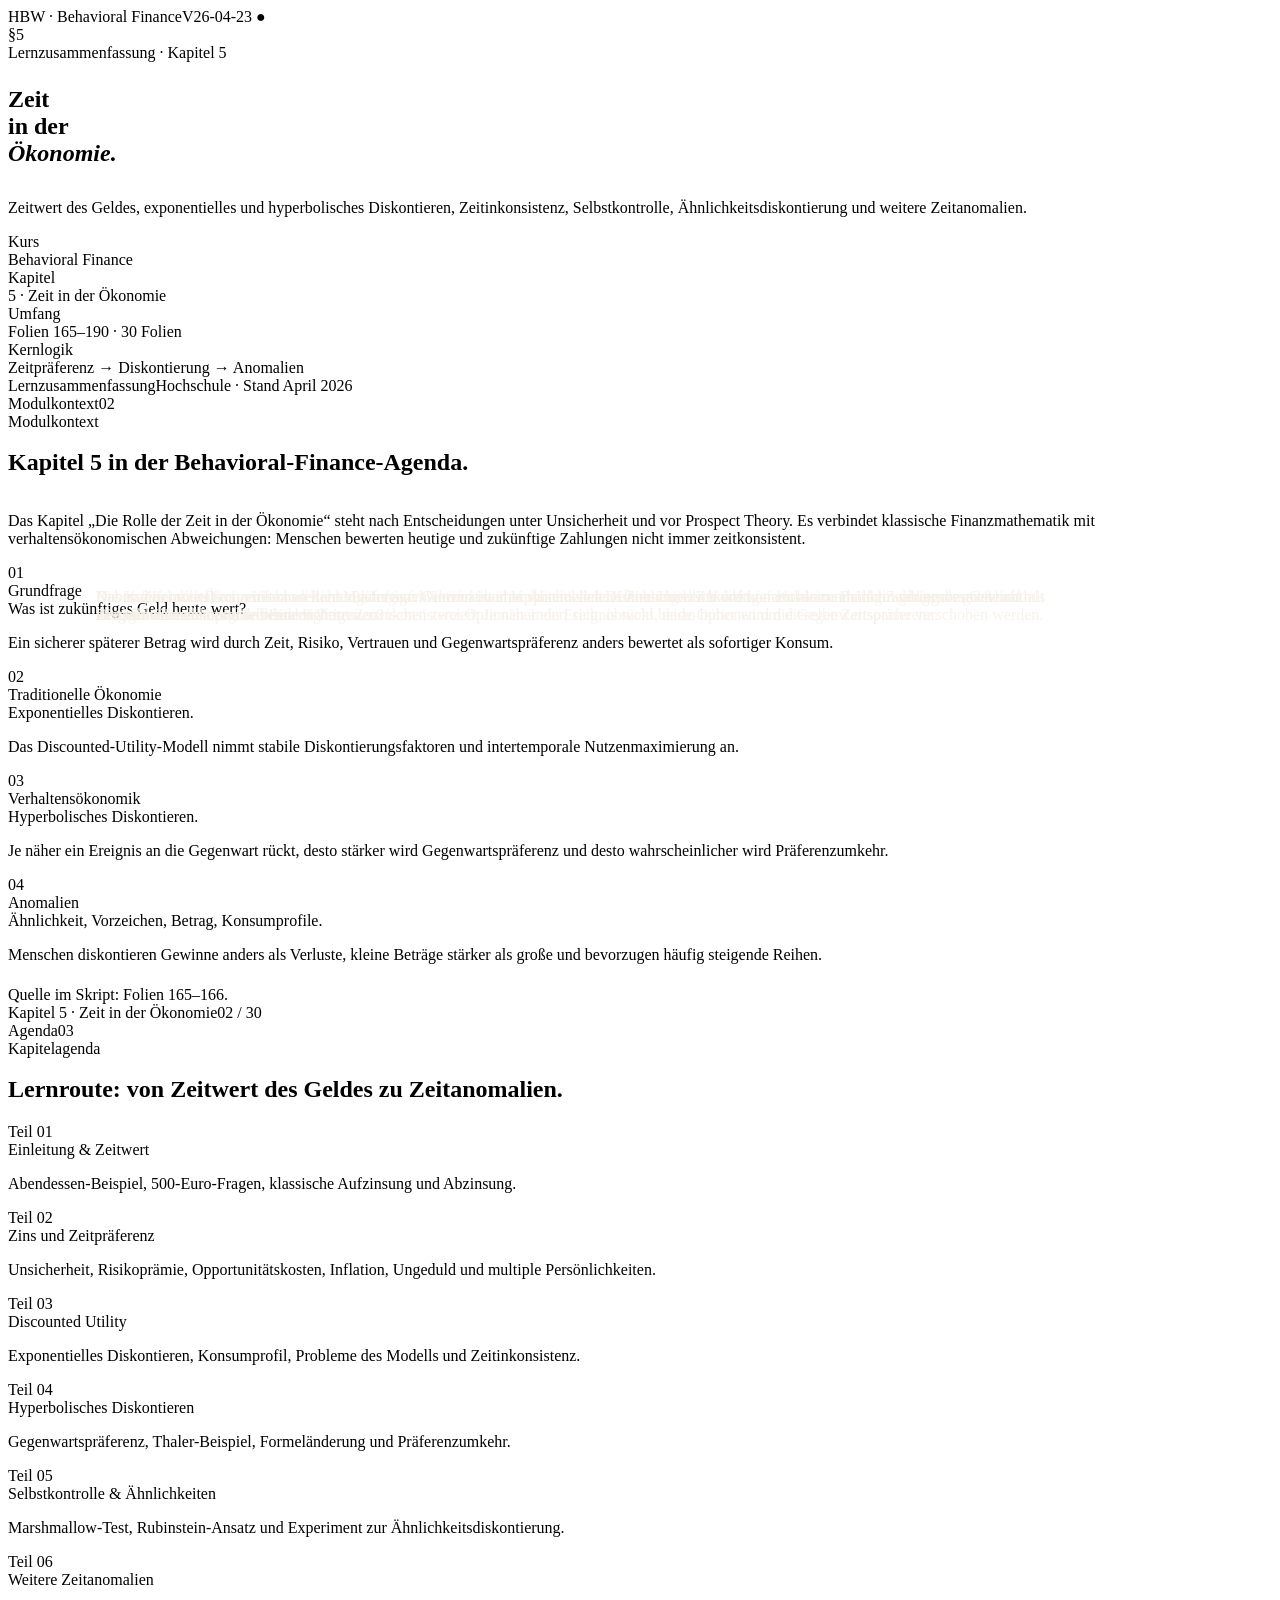
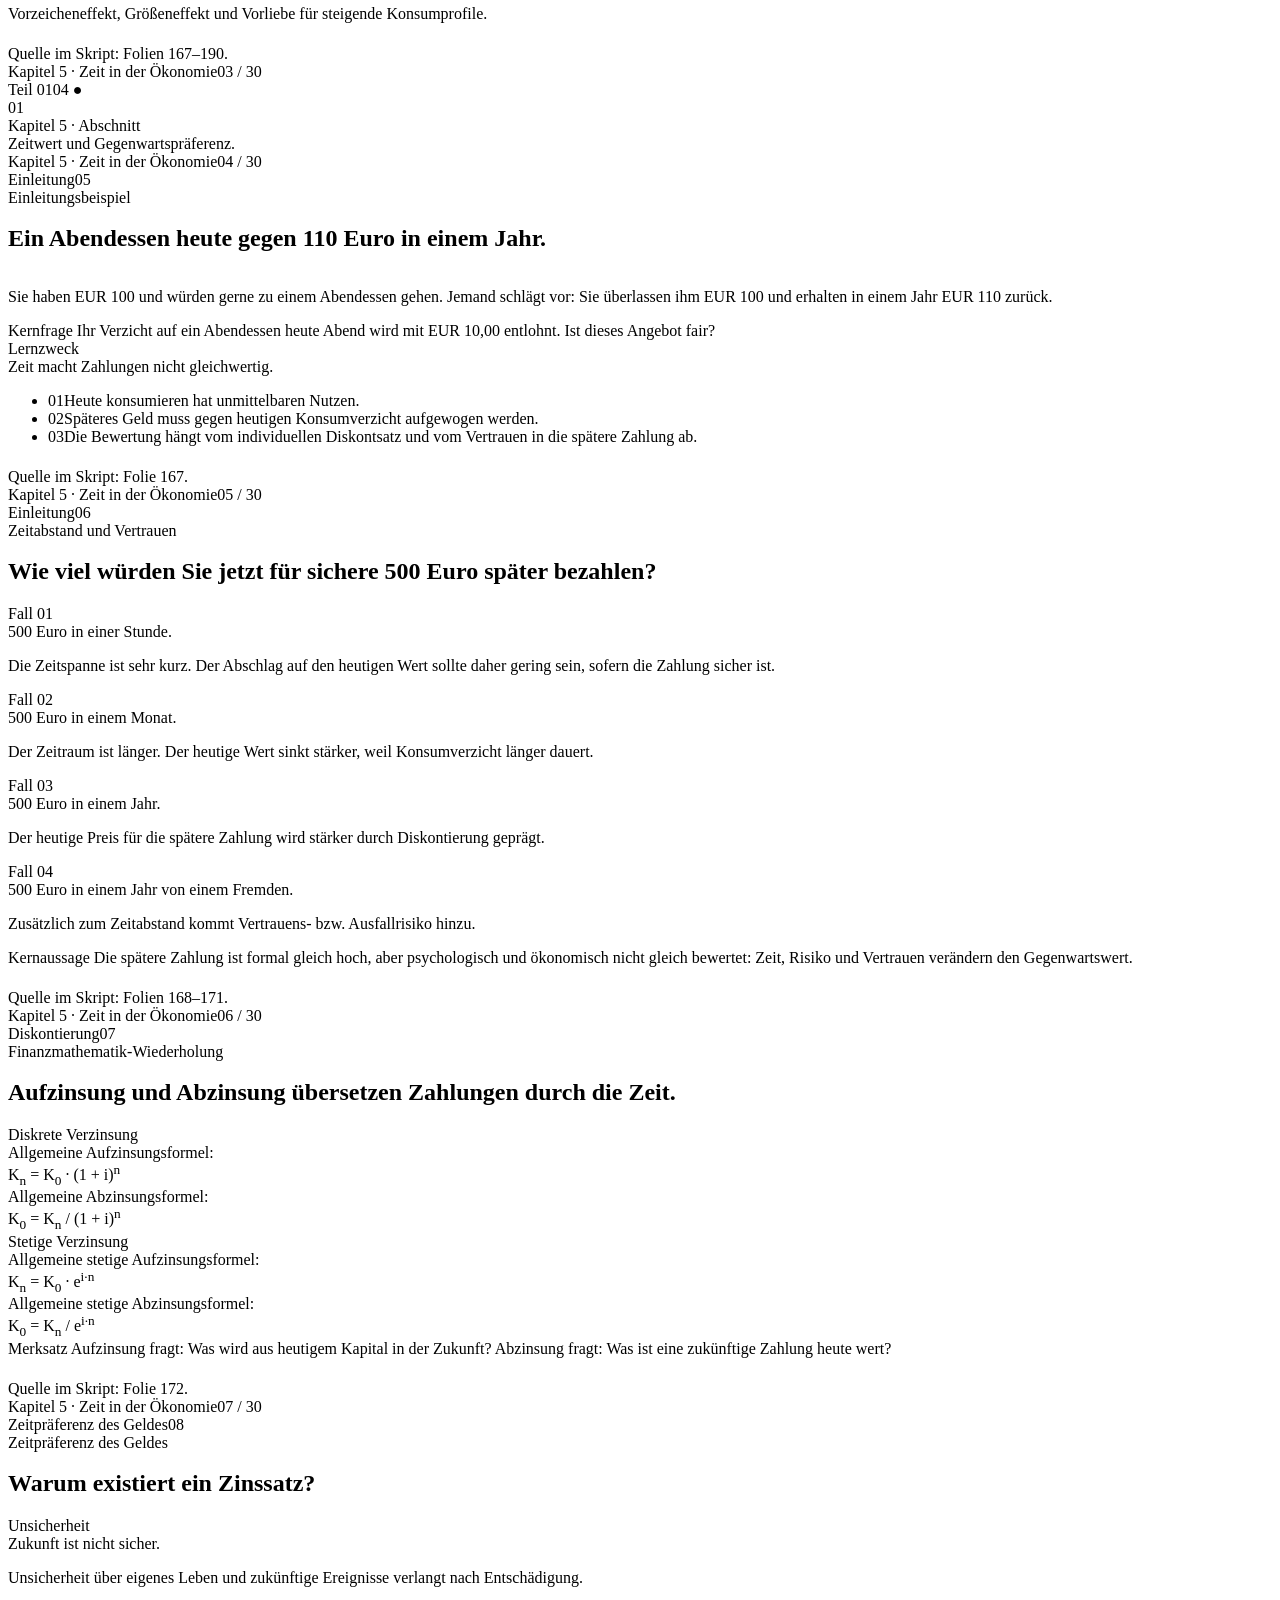
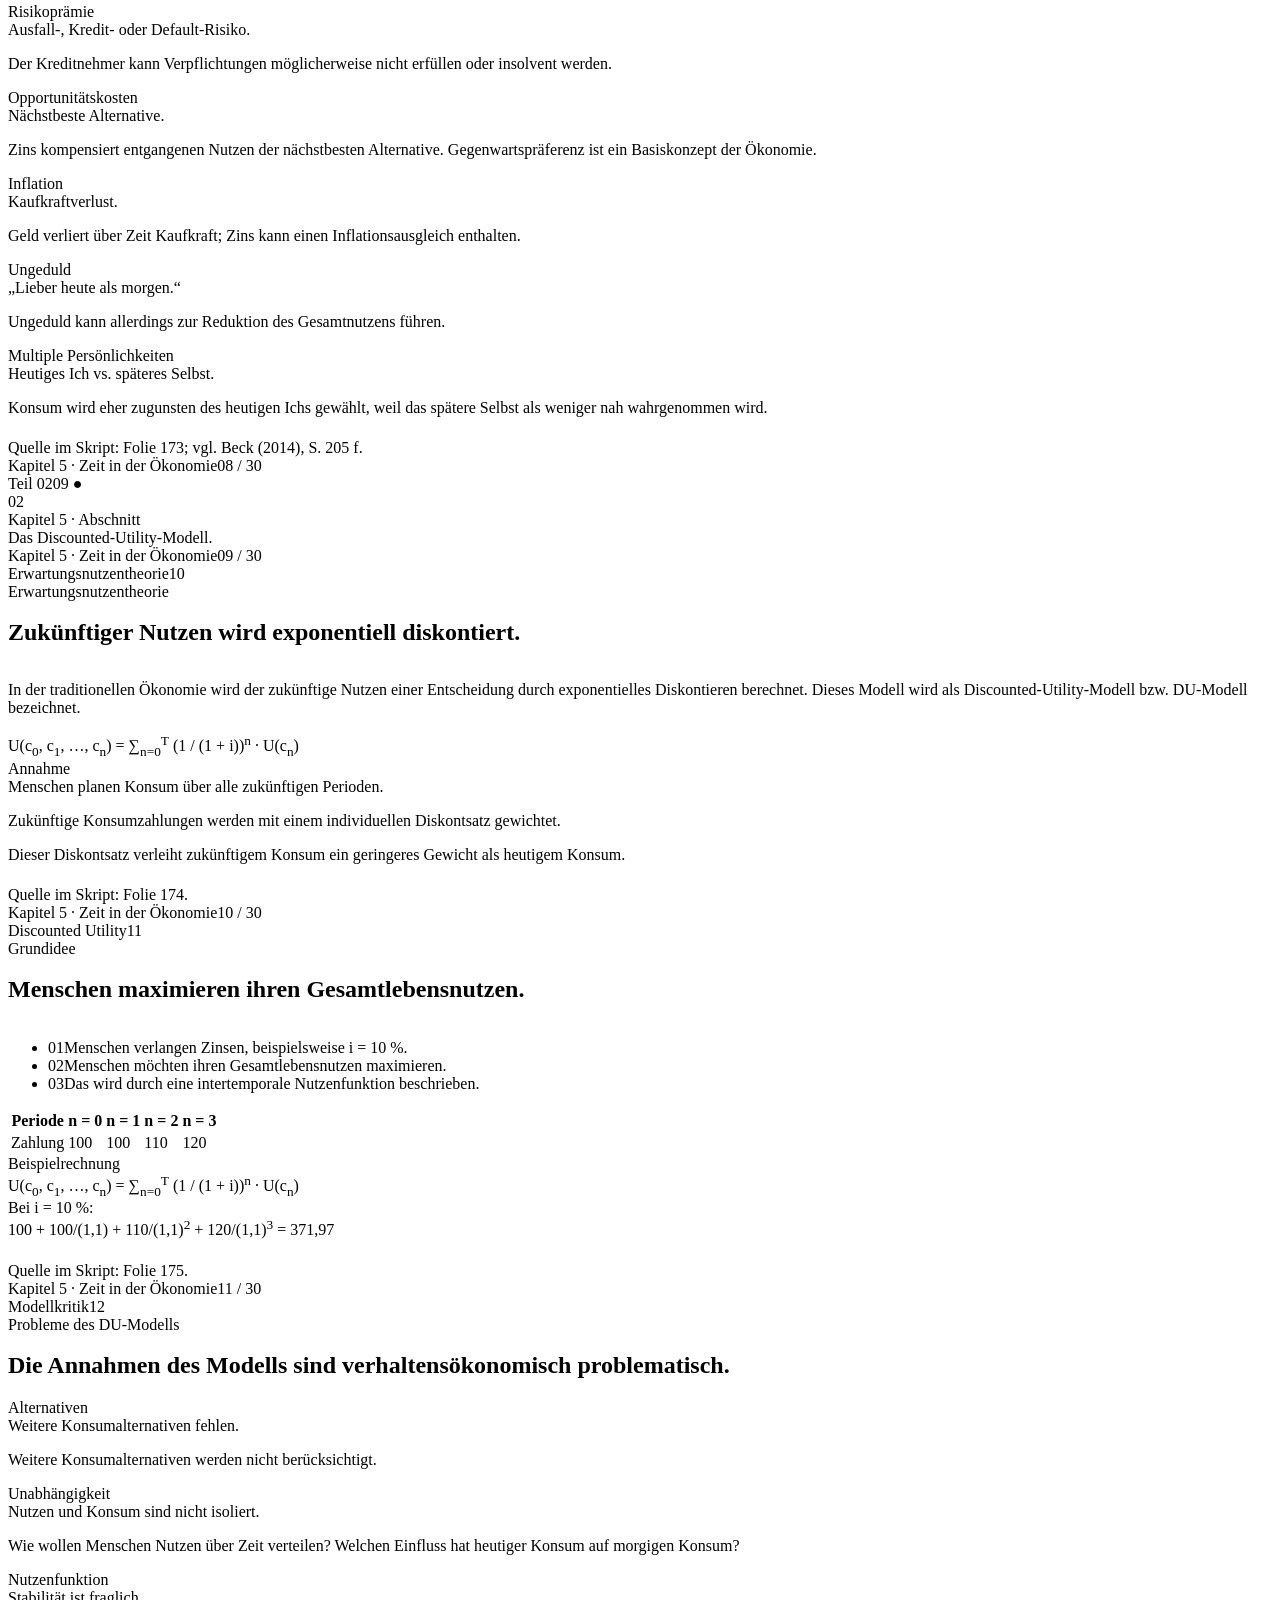
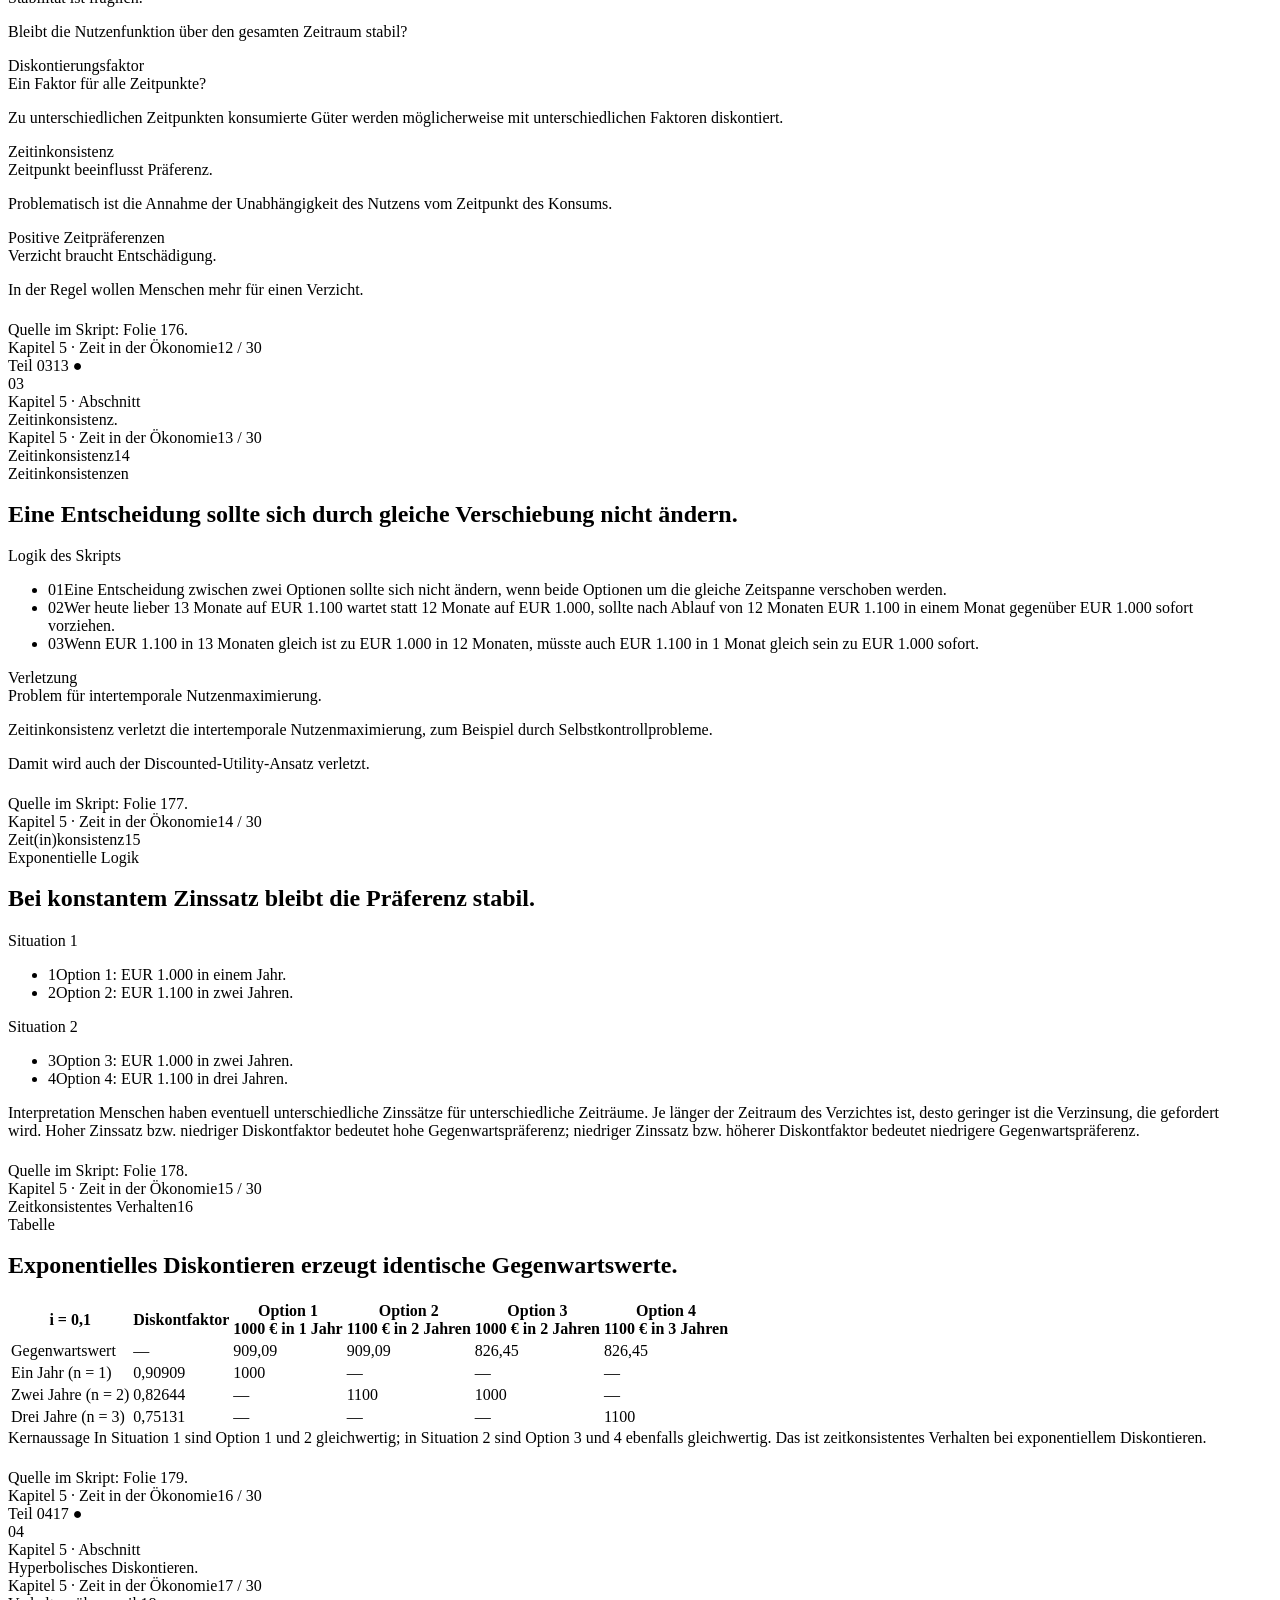
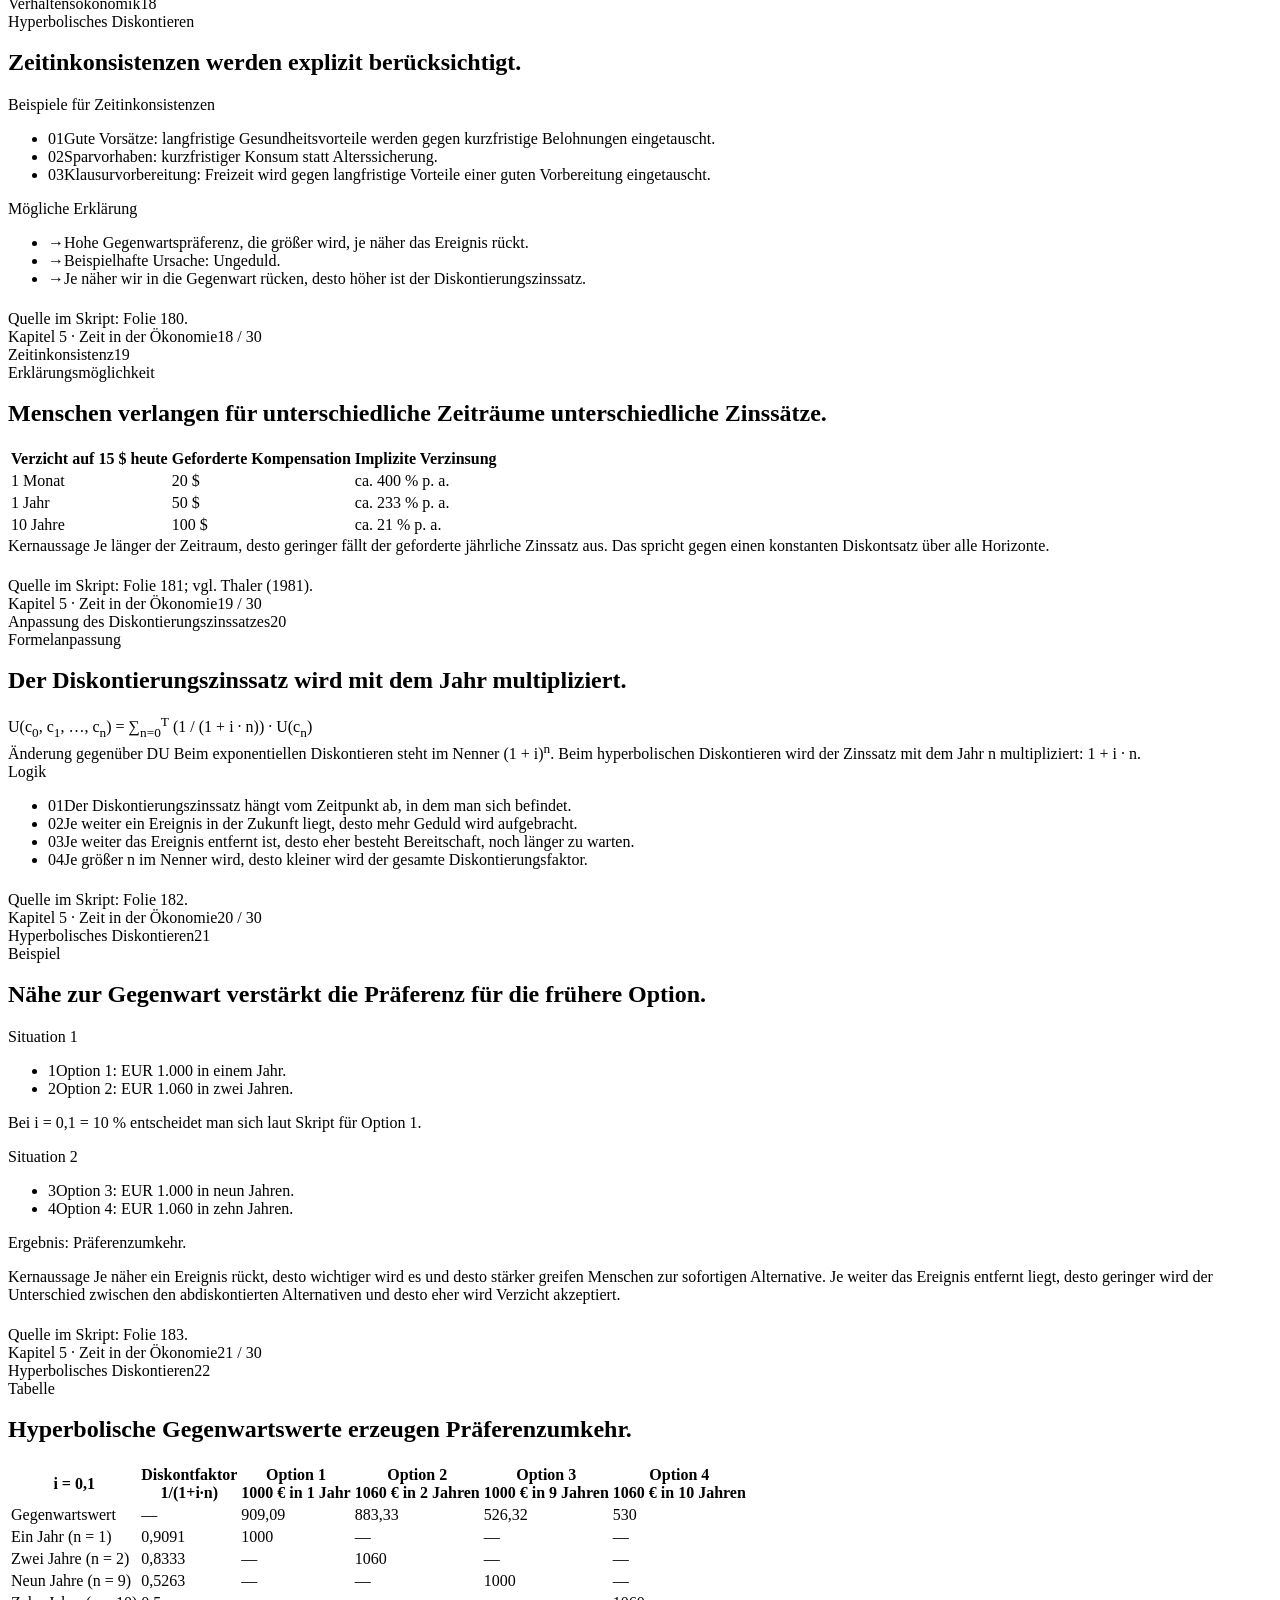
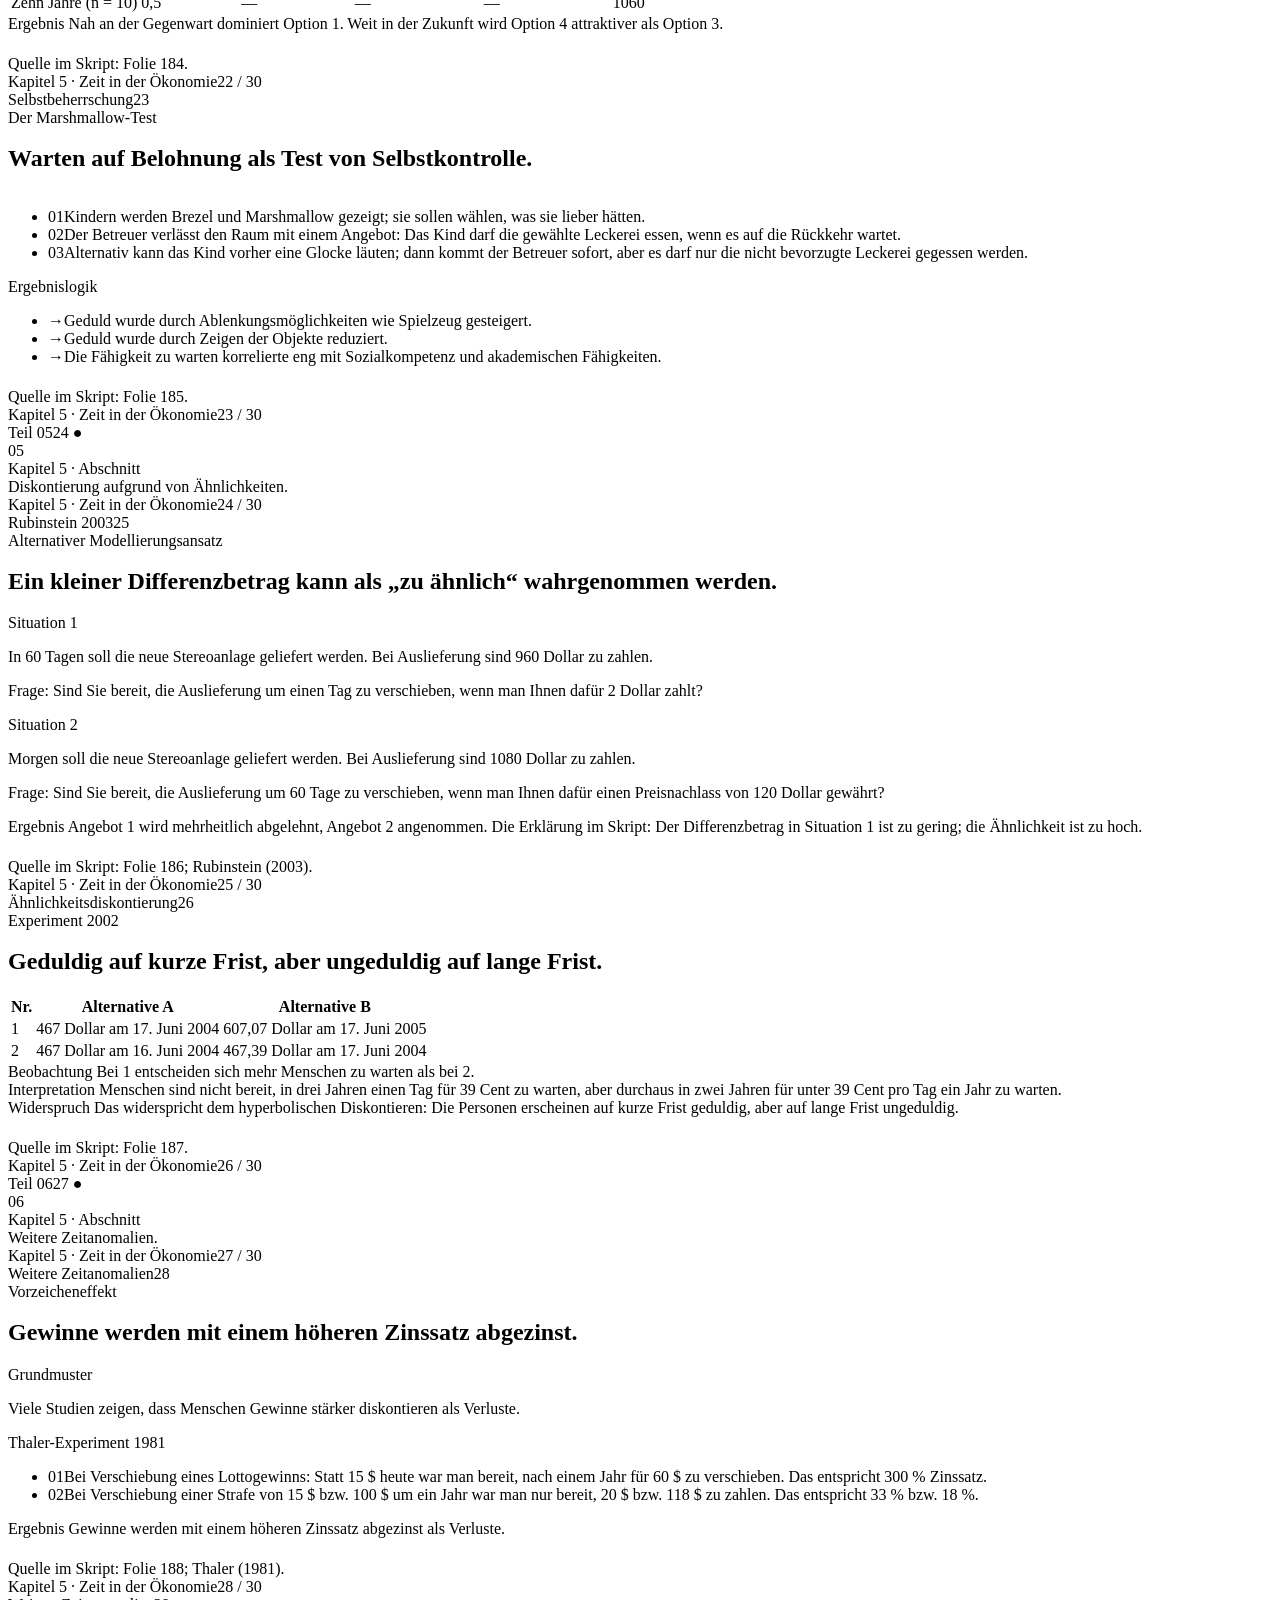
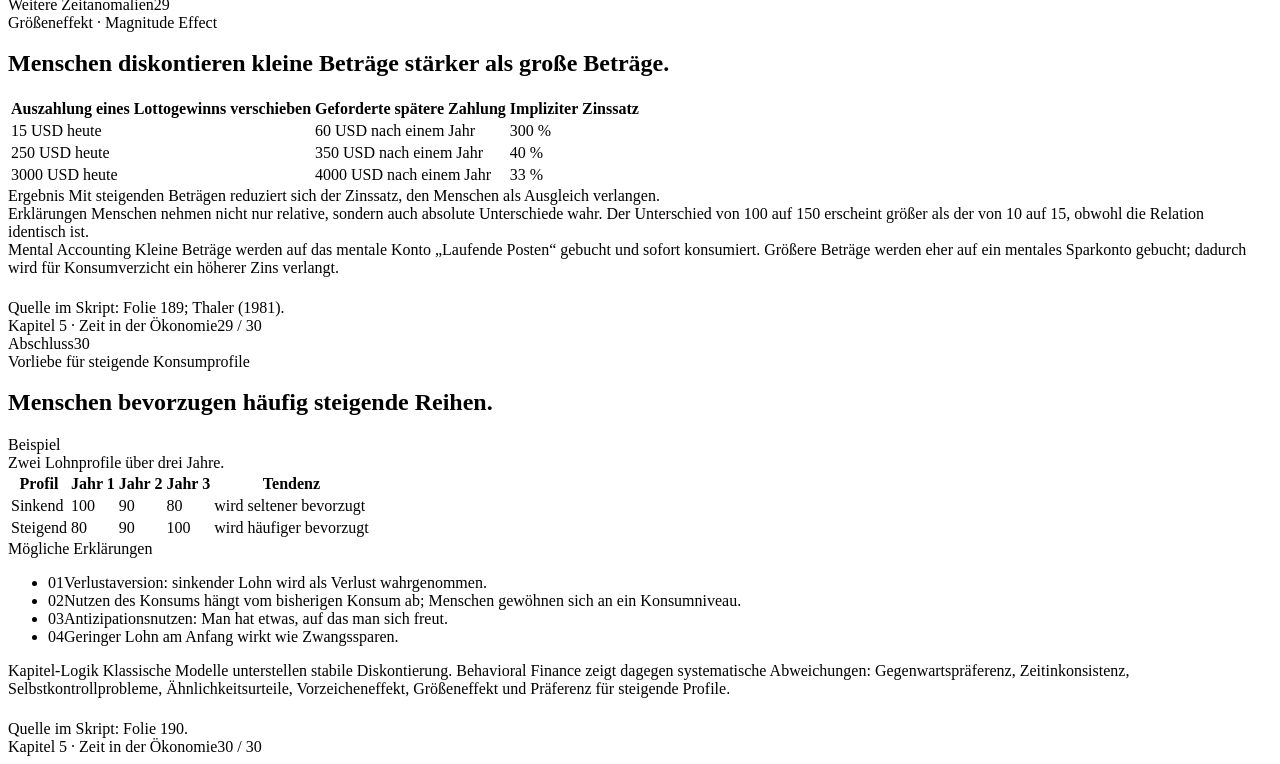
<file: topics/kapitel-5-zeit-in-der-oekonomie.html>
<!-- MODULE_CHAPTER_START: kapitel-5 | Kapitel 5 · Zeit in der Ökonomie | slides=30 -->
<!-- Dieses Topic ist ein HTML-Fragment: keine <html>, <head>, <body> Tags einfügen. -->

<section class="slide-title module-slide chapter-start" data-chapter-key="kapitel-5" data-chapter-short="Kapitel 5" data-chapter-start="true" data-chapter-title="Kapitel 5 · Zeit in der Ökonomie" data-module="behavioral-finance" data-screen-label="01 Title" data-slide-index="1" data-slide-label="01 Title" data-slide-total="30" id="kapitel-5-slide-01">
<div class="chrome-top"><span>HBW · Behavioral Finance</span><span>V26-04-23 <span class="dot">●</span></span></div>
<div class="big-mark">§5</div>
<div class="stack">
<div class="eyebrow">Lernzusammenfassung · Kapitel 5</div>
<h1 class="display" style="margin-top:24px;">Zeit<br/>in der<br/><em style="font-style:italic; color:var(--accent);">Ökonomie.</em></h1>
<p class="sub" style="margin-top:32px; max-width:1180px;">Zeitwert des Geldes, exponentielles und hyperbolisches Diskontieren, Zeitinkonsistenz, Selbstkontrolle, Ähnlichkeitsdiskontierung und weitere Zeitanomalien.</p>
</div>
<div class="meta">
<div class="block"><div class="k">Kurs</div><div class="v">Behavioral Finance</div></div>
<div class="block"><div class="k">Kapitel</div><div class="v">5 · Zeit in der Ökonomie</div></div>
<div class="block"><div class="k">Umfang</div><div class="v">Folien 165–190 · 30 Folien</div></div>
<div class="block"><div class="k">Kernlogik</div><div class="v">Zeitpräferenz → Diskontierung → Anomalien</div></div>
</div>
<div class="chrome-bot"><span>Lernzusammenfassung</span><span>Hochschule · Stand April 2026</span></div>
</section>

<section class="module-slide" data-chapter-key="kapitel-5" data-chapter-short="Kapitel 5" data-chapter-title="Kapitel 5 · Zeit in der Ökonomie" data-module="behavioral-finance" data-screen-label="02 Kapitel 5 in der Behavioral-Finance-Agenda." data-slide-index="2" data-slide-label="02 Kapitel 5 in der Behavioral-Finance-Agenda." data-slide-total="30" id="kapitel-5-slide-02">
<div class="chrome-top"><span>Modulkontext</span><span>02</span></div>
<div class="content-head" style="top:124px;">
<div class="eyebrow">Modulkontext</div>
<h2 class="title-md" style="margin-top:18px; max-width:1600px;">Kapitel 5 in der Behavioral-Finance-Agenda.</h2>
</div>
<div class="content-body" style="top:330px; bottom:116px; overflow:auto; padding-right:18px;">
<p class="body-lg">
Das Kapitel „Die Rolle der Zeit in der Ökonomie“ steht nach Entscheidungen unter Unsicherheit und vor Prospect Theory. Es verbindet klassische Finanzmathematik mit verhaltensökonomischen Abweichungen: Menschen bewerten heutige und zukünftige Zahlungen nicht immer zeitkonsistent.
</p>

<div class="three-col mt-40">
<div class="card"><div class="display accent-ink">01</div><div class="card-eyebrow">Grundfrage</div><div class="card-title">Was ist zukünftiges Geld heute wert?</div><p class="card-body">Ein sicherer späterer Betrag wird durch Zeit, Risiko, Vertrauen und Gegenwartspräferenz anders bewertet als sofortiger Konsum.</p></div>
<div class="card"><div class="display accent-ink">02</div><div class="card-eyebrow">Traditionelle Ökonomie</div><div class="card-title">Exponentielles Diskontieren.</div><p class="card-body">Das Discounted-Utility-Modell nimmt stabile Diskontierungsfaktoren und intertemporale Nutzenmaximierung an.</p></div>
<div class="card"><div class="display accent-ink">03</div><div class="card-eyebrow">Verhaltensökonomik</div><div class="card-title">Hyperbolisches Diskontieren.</div><p class="card-body">Je näher ein Ereignis an die Gegenwart rückt, desto stärker wird Gegenwartspräferenz und desto wahrscheinlicher wird Präferenzumkehr.</p></div>
<div class="card"><div class="display accent-ink">04</div><div class="card-eyebrow">Anomalien</div><div class="card-title">Ähnlichkeit, Vorzeichen, Betrag, Konsumprofile.</div><p class="card-body">Menschen diskontieren Gewinne anders als Verluste, kleine Beträge stärker als große und bevorzugen häufig steigende Reihen.</p></div>
</div>

<div class="label" style="margin-top:22px;">Quelle im Skript: Folien 165–166.</div>
</div>
<div class="chrome-bot"><span>Kapitel 5 · Zeit in der Ökonomie</span><span>02 / 30</span></div>
</section>

<section class="module-slide" data-chapter-key="kapitel-5" data-chapter-short="Kapitel 5" data-chapter-title="Kapitel 5 · Zeit in der Ökonomie" data-module="behavioral-finance" data-screen-label="03 Lernroute des Kapitels." data-slide-index="3" data-slide-label="03 Lernroute des Kapitels." data-slide-total="30" id="kapitel-5-slide-03">
<div class="chrome-top"><span>Agenda</span><span>03</span></div>
<div class="content-head" style="top:124px;">
<div class="eyebrow">Kapitelagenda</div>
<h2 class="title-md" style="margin-top:18px; max-width:1600px;">Lernroute: von Zeitwert des Geldes zu Zeitanomalien.</h2>
</div>
<div class="content-body" style="top:330px; bottom:116px; overflow:auto; padding-right:18px;">
<div class="three-col mt-40">
<div class="card"><div class="card-eyebrow">Teil 01</div><div class="card-title">Einleitung & Zeitwert</div><p class="card-body">Abendessen-Beispiel, 500-Euro-Fragen, klassische Aufzinsung und Abzinsung.</p></div>
<div class="card"><div class="card-eyebrow">Teil 02</div><div class="card-title">Zins und Zeitpräferenz</div><p class="card-body">Unsicherheit, Risikoprämie, Opportunitätskosten, Inflation, Ungeduld und multiple Persönlichkeiten.</p></div>
<div class="card"><div class="card-eyebrow">Teil 03</div><div class="card-title">Discounted Utility</div><p class="card-body">Exponentielles Diskontieren, Konsumprofil, Probleme des Modells und Zeitinkonsistenz.</p></div>
<div class="card"><div class="card-eyebrow">Teil 04</div><div class="card-title">Hyperbolisches Diskontieren</div><p class="card-body">Gegenwartspräferenz, Thaler-Beispiel, Formeländerung und Präferenzumkehr.</p></div>
<div class="card"><div class="card-eyebrow">Teil 05</div><div class="card-title">Selbstkontrolle & Ähnlichkeiten</div><p class="card-body">Marshmallow-Test, Rubinstein-Ansatz und Experiment zur Ähnlichkeitsdiskontierung.</p></div>
<div class="card"><div class="card-eyebrow">Teil 06</div><div class="card-title">Weitere Zeitanomalien</div><p class="card-body">Vorzeicheneffekt, Größeneffekt und Vorliebe für steigende Konsumprofile.</p></div>
</div>

<div class="label" style="margin-top:22px;">Quelle im Skript: Folien 167–190.</div>
</div>
<div class="chrome-bot"><span>Kapitel 5 · Zeit in der Ökonomie</span><span>03 / 30</span></div>
</section>

<section class="slide-divider module-slide" data-chapter-key="kapitel-5" data-chapter-short="Kapitel 5" data-chapter-title="Kapitel 5 · Zeit in der Ökonomie" data-module="behavioral-finance" data-screen-label="04 Zeitwert und Gegenwartspräferenz." data-slide-index="4" data-slide-label="04 Zeitwert und Gegenwartspräferenz." data-slide-total="30" id="kapitel-5-slide-04">
<div class="chrome-top"><span>Teil 01</span><span>04 <span class="dot">●</span></span></div>
<div class="big-num">01</div>
<div class="sub-label">Kapitel 5 · Abschnitt</div>
<div class="big-title">Zeitwert und Gegenwartspräferenz.</div>
<p class="sub" style="position:absolute; left:96px; right:220px; bottom:260px; color:rgba(244,239,230,0.74);">Das Kapitel startet mit einfachen Zahlungsfragen: Wie viel ist eine spätere sichere Zahlung heute wert — und warum sinkt Zahlungsbereitschaft mit Zeit, Unsicherheit und fehlendem Vertrauen?</p>
<div class="chrome-bot"><span>Kapitel 5 · Zeit in der Ökonomie</span><span>04 / 30</span></div>
</section>

<section class="module-slide" data-chapter-key="kapitel-5" data-chapter-short="Kapitel 5" data-chapter-title="Kapitel 5 · Zeit in der Ökonomie" data-module="behavioral-finance" data-screen-label="05 Ein Abendessen heute gegen 110 Euro in einem Jahr." data-slide-index="5" data-slide-label="05 Ein Abendessen heute gegen 110 Euro in einem Jahr." data-slide-total="30" id="kapitel-5-slide-05">
<div class="chrome-top"><span>Einleitung</span><span>05</span></div>
<div class="content-head" style="top:124px;">
<div class="eyebrow">Einleitungsbeispiel</div>
<h2 class="title-md" style="margin-top:18px; max-width:1600px;">Ein Abendessen heute gegen 110 Euro in einem Jahr.</h2>
</div>
<div class="content-body" style="top:330px; bottom:116px; overflow:auto; padding-right:18px;">
<div class="two-col mt-40">
<div>
<p class="body-lg">
Sie haben EUR 100 und würden gerne zu einem Abendessen gehen. Jemand schlägt vor: Sie überlassen ihm EUR 100 und erhalten in einem Jahr EUR 110 zurück.
</p>
<div class="callout mt-24">
<span class="tag">Kernfrage</span>
Ihr Verzicht auf ein Abendessen heute Abend wird mit EUR 10,00 entlohnt. Ist dieses Angebot fair?
</div>
</div>
<div class="card">
<div class="card-eyebrow">Lernzweck</div>
<div class="card-title">Zeit macht Zahlungen nicht gleichwertig.</div>
<ul class="clean">
<li><span class="marker">01</span><span>Heute konsumieren hat unmittelbaren Nutzen.</span></li>
<li><span class="marker">02</span><span>Späteres Geld muss gegen heutigen Konsumverzicht aufgewogen werden.</span></li>
<li><span class="marker">03</span><span>Die Bewertung hängt vom individuellen Diskontsatz und vom Vertrauen in die spätere Zahlung ab.</span></li>
</ul>
</div>
</div>
<div class="label" style="margin-top:22px;">Quelle im Skript: Folie 167.</div>
</div>
<div class="chrome-bot"><span>Kapitel 5 · Zeit in der Ökonomie</span><span>05 / 30</span></div>
</section>

<section class="module-slide" data-chapter-key="kapitel-5" data-chapter-short="Kapitel 5" data-chapter-title="Kapitel 5 · Zeit in der Ökonomie" data-module="behavioral-finance" data-screen-label="06 Zahlungsbereitschaft für sichere 500 Euro." data-slide-index="6" data-slide-label="06 Zahlungsbereitschaft für sichere 500 Euro." data-slide-total="30" id="kapitel-5-slide-06">
<div class="chrome-top"><span>Einleitung</span><span>06</span></div>
<div class="content-head" style="top:124px;">
<div class="eyebrow">Zeitabstand und Vertrauen</div>
<h2 class="title-md" style="margin-top:18px; max-width:1600px;">Wie viel würden Sie jetzt für sichere 500 Euro später bezahlen?</h2>
</div>
<div class="content-body" style="top:330px; bottom:116px; overflow:auto; padding-right:18px;">
<div class="three-col mt-40">
<div class="card">
<div class="card-eyebrow">Fall 01</div>
<div class="card-title">500 Euro in einer Stunde.</div>
<p class="card-body">Die Zeitspanne ist sehr kurz. Der Abschlag auf den heutigen Wert sollte daher gering sein, sofern die Zahlung sicher ist.</p>
</div>
<div class="card">
<div class="card-eyebrow">Fall 02</div>
<div class="card-title">500 Euro in einem Monat.</div>
<p class="card-body">Der Zeitraum ist länger. Der heutige Wert sinkt stärker, weil Konsumverzicht länger dauert.</p>
</div>
<div class="card">
<div class="card-eyebrow">Fall 03</div>
<div class="card-title">500 Euro in einem Jahr.</div>
<p class="card-body">Der heutige Preis für die spätere Zahlung wird stärker durch Diskontierung geprägt.</p>
</div>
<div class="card">
<div class="card-eyebrow">Fall 04</div>
<div class="card-title">500 Euro in einem Jahr von einem Fremden.</div>
<p class="card-body">Zusätzlich zum Zeitabstand kommt Vertrauens- bzw. Ausfallrisiko hinzu.</p>
</div>
</div>
<div class="callout mt-40">
<span class="tag">Kernaussage</span>
Die spätere Zahlung ist formal gleich hoch, aber psychologisch und ökonomisch nicht gleich bewertet: Zeit, Risiko und Vertrauen verändern den Gegenwartswert.
</div>
<div class="label" style="margin-top:22px;">Quelle im Skript: Folien 168–171.</div>
</div>
<div class="chrome-bot"><span>Kapitel 5 · Zeit in der Ökonomie</span><span>06 / 30</span></div>
</section>

<section class="module-slide" data-chapter-key="kapitel-5" data-chapter-short="Kapitel 5" data-chapter-title="Kapitel 5 · Zeit in der Ökonomie" data-module="behavioral-finance" data-screen-label="07 Finanzmathematische Wiederholung: Aufzinsung und Abzinsung." data-slide-index="7" data-slide-label="07 Finanzmathematische Wiederholung: Aufzinsung und Abzinsung." data-slide-total="30" id="kapitel-5-slide-07">
<div class="chrome-top"><span>Diskontierung</span><span>07</span></div>
<div class="content-head" style="top:124px;">
<div class="eyebrow">Finanzmathematik-Wiederholung</div>
<h2 class="title-md" style="margin-top:18px; max-width:1600px;">Aufzinsung und Abzinsung übersetzen Zahlungen durch die Zeit.</h2>
</div>
<div class="content-body" style="top:330px; bottom:116px; overflow:auto; padding-right:18px;">
<div class="two-col mt-40">
<div class="card">
<div class="card-eyebrow">Diskrete Verzinsung</div>
<div class="formula-box">
Allgemeine Aufzinsungsformel:<br>
K<sub>n</sub> = K<sub>0</sub> · (1 + i)<sup>n</sup>
</div>
<div class="formula-box mt-24">
Allgemeine Abzinsungsformel:<br>
K<sub>0</sub> = K<sub>n</sub> / (1 + i)<sup>n</sup>
</div>
</div>
<div class="card">
<div class="card-eyebrow">Stetige Verzinsung</div>
<div class="formula-box">
Allgemeine stetige Aufzinsungsformel:<br>
K<sub>n</sub> = K<sub>0</sub> · e<sup>i·n</sup>
</div>
<div class="formula-box mt-24">
Allgemeine stetige Abzinsungsformel:<br>
K<sub>0</sub> = K<sub>n</sub> / e<sup>i·n</sup>
</div>
</div>
</div>
<div class="callout mt-40">
<span class="tag">Merksatz</span>
Aufzinsung fragt: Was wird aus heutigem Kapital in der Zukunft? Abzinsung fragt: Was ist eine zukünftige Zahlung heute wert?
</div>
<div class="label" style="margin-top:22px;">Quelle im Skript: Folie 172.</div>
</div>
<div class="chrome-bot"><span>Kapitel 5 · Zeit in der Ökonomie</span><span>07 / 30</span></div>
</section>

<section class="module-slide" data-chapter-key="kapitel-5" data-chapter-short="Kapitel 5" data-chapter-title="Kapitel 5 · Zeit in der Ökonomie" data-module="behavioral-finance" data-screen-label="08 Warum es überhaupt einen Zinssatz gibt." data-slide-index="8" data-slide-label="08 Warum es überhaupt einen Zinssatz gibt." data-slide-total="30" id="kapitel-5-slide-08">
<div class="chrome-top"><span>Zeitpräferenz des Geldes</span><span>08</span></div>
<div class="content-head" style="top:124px;">
<div class="eyebrow">Zeitpräferenz des Geldes</div>
<h2 class="title-md" style="margin-top:18px; max-width:1600px;">Warum existiert ein Zinssatz?</h2>
</div>
<div class="content-body" style="top:330px; bottom:116px; overflow:auto; padding-right:18px;">
<div class="three-col mt-40">
<div class="card"><div class="card-eyebrow">Unsicherheit</div><div class="card-title">Zukunft ist nicht sicher.</div><p class="card-body">Unsicherheit über eigenes Leben und zukünftige Ereignisse verlangt nach Entschädigung.</p></div>
<div class="card"><div class="card-eyebrow">Risikoprämie</div><div class="card-title">Ausfall-, Kredit- oder Default-Risiko.</div><p class="card-body">Der Kreditnehmer kann Verpflichtungen möglicherweise nicht erfüllen oder insolvent werden.</p></div>
<div class="card"><div class="card-eyebrow">Opportunitätskosten</div><div class="card-title">Nächstbeste Alternative.</div><p class="card-body">Zins kompensiert entgangenen Nutzen der nächstbesten Alternative. Gegenwartspräferenz ist ein Basiskonzept der Ökonomie.</p></div>
<div class="card"><div class="card-eyebrow">Inflation</div><div class="card-title">Kaufkraftverlust.</div><p class="card-body">Geld verliert über Zeit Kaufkraft; Zins kann einen Inflationsausgleich enthalten.</p></div>
<div class="card"><div class="card-eyebrow">Ungeduld</div><div class="card-title">„Lieber heute als morgen.“</div><p class="card-body">Ungeduld kann allerdings zur Reduktion des Gesamtnutzens führen.</p></div>
<div class="card"><div class="card-eyebrow">Multiple Persönlichkeiten</div><div class="card-title">Heutiges Ich vs. späteres Selbst.</div><p class="card-body">Konsum wird eher zugunsten des heutigen Ichs gewählt, weil das spätere Selbst als weniger nah wahrgenommen wird.</p></div>
</div>
<div class="label" style="margin-top:22px;">Quelle im Skript: Folie 173; vgl. Beck (2014), S. 205 f.</div>
</div>
<div class="chrome-bot"><span>Kapitel 5 · Zeit in der Ökonomie</span><span>08 / 30</span></div>
</section>

<section class="slide-divider module-slide" data-chapter-key="kapitel-5" data-chapter-short="Kapitel 5" data-chapter-title="Kapitel 5 · Zeit in der Ökonomie" data-module="behavioral-finance" data-screen-label="09 Das Discounted-Utility-Modell." data-slide-index="9" data-slide-label="09 Das Discounted-Utility-Modell." data-slide-total="30" id="kapitel-5-slide-09">
<div class="chrome-top"><span>Teil 02</span><span>09 <span class="dot">●</span></span></div>
<div class="big-num">02</div>
<div class="sub-label">Kapitel 5 · Abschnitt</div>
<div class="big-title">Das Discounted-Utility-Modell.</div>
<p class="sub" style="position:absolute; left:96px; right:220px; bottom:260px; color:rgba(244,239,230,0.74);">Die traditionelle Ökonomie modelliert zukünftigen Nutzen über exponentielles Diskontieren. Zukünftiger Konsum erhält ein geringeres Gewicht als heutiger Konsum.</p>
<div class="chrome-bot"><span>Kapitel 5 · Zeit in der Ökonomie</span><span>09 / 30</span></div>
</section>

<section class="module-slide" data-chapter-key="kapitel-5" data-chapter-short="Kapitel 5" data-chapter-title="Kapitel 5 · Zeit in der Ökonomie" data-module="behavioral-finance" data-screen-label="10 Exponentielles Diskontieren in der Erwartungsnutzentheorie." data-slide-index="10" data-slide-label="10 Exponentielles Diskontieren in der Erwartungsnutzentheorie." data-slide-total="30" id="kapitel-5-slide-10">
<div class="chrome-top"><span>Erwartungsnutzentheorie</span><span>10</span></div>
<div class="content-head" style="top:124px;">
<div class="eyebrow">Erwartungsnutzentheorie</div>
<h2 class="title-md" style="margin-top:18px; max-width:1600px;">Zukünftiger Nutzen wird exponentiell diskontiert.</h2>
</div>
<div class="content-body" style="top:330px; bottom:116px; overflow:auto; padding-right:18px;">
<div class="two-col mt-40">
<div>
<p class="body-lg">
In der traditionellen Ökonomie wird der zukünftige Nutzen einer Entscheidung durch exponentielles Diskontieren berechnet. Dieses Modell wird als Discounted-Utility-Modell bzw. DU-Modell bezeichnet.
</p>
<div class="formula-box mt-24">
U(c<sub>0</sub>, c<sub>1</sub>, …, c<sub>n</sub>) =
∑<sub>n=0</sub><sup>T</sup>
(1 / (1 + i))<sup>n</sup> · U(c<sub>n</sub>)
</div>
</div>
<div class="card">
<div class="card-eyebrow">Annahme</div>
<div class="card-title">Menschen planen Konsum über alle zukünftigen Perioden.</div>
<p class="card-body">Zukünftige Konsumzahlungen werden mit einem individuellen Diskontsatz gewichtet.</p>
<p class="card-body">Dieser Diskontsatz verleiht zukünftigem Konsum ein geringeres Gewicht als heutigem Konsum.</p>
</div>
</div>
<div class="label" style="margin-top:22px;">Quelle im Skript: Folie 174.</div>
</div>
<div class="chrome-bot"><span>Kapitel 5 · Zeit in der Ökonomie</span><span>10 / 30</span></div>
</section>

<section class="module-slide" data-chapter-key="kapitel-5" data-chapter-short="Kapitel 5" data-chapter-title="Kapitel 5 · Zeit in der Ökonomie" data-module="behavioral-finance" data-screen-label="11 Grundidee des Discounted-Utility-Modells." data-slide-index="11" data-slide-label="11 Grundidee des Discounted-Utility-Modells." data-slide-total="30" id="kapitel-5-slide-11">
<div class="chrome-top"><span>Discounted Utility</span><span>11</span></div>
<div class="content-head" style="top:124px;">
<div class="eyebrow">Grundidee</div>
<h2 class="title-md" style="margin-top:18px; max-width:1600px;">Menschen maximieren ihren Gesamtlebensnutzen.</h2>
</div>
<div class="content-body" style="top:330px; bottom:116px; overflow:auto; padding-right:18px;">
<div class="two-col mt-40">
<div>
<ul class="clean">
<li><span class="marker">01</span><span>Menschen verlangen Zinsen, beispielsweise i = 10 %.</span></li>
<li><span class="marker">02</span><span>Menschen möchten ihren Gesamtlebensnutzen maximieren.</span></li>
<li><span class="marker">03</span><span>Das wird durch eine intertemporale Nutzenfunktion beschrieben.</span></li>
</ul>
<table class="grid-tbl mt-24">
<thead><tr><th>Periode</th><th>n = 0</th><th>n = 1</th><th>n = 2</th><th>n = 3</th></tr></thead>
<tbody><tr><td class="k">Zahlung</td><td>100</td><td>100</td><td>110</td><td>120</td></tr></tbody>
</table>
</div>
<div class="card">
<div class="card-eyebrow">Beispielrechnung</div>
<div class="formula-box">
U(c<sub>0</sub>, c<sub>1</sub>, …, c<sub>n</sub>) =
∑<sub>n=0</sub><sup>T</sup>
(1 / (1 + i))<sup>n</sup> · U(c<sub>n</sub>)
</div>
<div class="formula-box mt-24">
Bei i = 10 %:<br>
100 + 100/(1,1) + 110/(1,1)<sup>2</sup> + 120/(1,1)<sup>3</sup> = 371,97
</div>
</div>
</div>
<div class="label" style="margin-top:22px;">Quelle im Skript: Folie 175.</div>
</div>
<div class="chrome-bot"><span>Kapitel 5 · Zeit in der Ökonomie</span><span>11 / 30</span></div>
</section>

<section class="module-slide" data-chapter-key="kapitel-5" data-chapter-short="Kapitel 5" data-chapter-title="Kapitel 5 · Zeit in der Ökonomie" data-module="behavioral-finance" data-screen-label="12 Probleme des Discounted-Utility-Modells." data-slide-index="12" data-slide-label="12 Probleme des Discounted-Utility-Modells." data-slide-total="30" id="kapitel-5-slide-12">
<div class="chrome-top"><span>Modellkritik</span><span>12</span></div>
<div class="content-head" style="top:124px;">
<div class="eyebrow">Probleme des DU-Modells</div>
<h2 class="title-md" style="margin-top:18px; max-width:1600px;">Die Annahmen des Modells sind verhaltensökonomisch problematisch.</h2>
</div>
<div class="content-body" style="top:330px; bottom:116px; overflow:auto; padding-right:18px;">
<div class="three-col mt-40">
<div class="card"><div class="card-eyebrow">Alternativen</div><div class="card-title">Weitere Konsumalternativen fehlen.</div><p class="card-body">Weitere Konsumalternativen werden nicht berücksichtigt.</p></div>
<div class="card"><div class="card-eyebrow">Unabhängigkeit</div><div class="card-title">Nutzen und Konsum sind nicht isoliert.</div><p class="card-body">Wie wollen Menschen Nutzen über Zeit verteilen? Welchen Einfluss hat heutiger Konsum auf morgigen Konsum?</p></div>
<div class="card"><div class="card-eyebrow">Nutzenfunktion</div><div class="card-title">Stabilität ist fraglich.</div><p class="card-body">Bleibt die Nutzenfunktion über den gesamten Zeitraum stabil?</p></div>
<div class="card"><div class="card-eyebrow">Diskontierungsfaktor</div><div class="card-title">Ein Faktor für alle Zeitpunkte?</div><p class="card-body">Zu unterschiedlichen Zeitpunkten konsumierte Güter werden möglicherweise mit unterschiedlichen Faktoren diskontiert.</p></div>
<div class="card"><div class="card-eyebrow">Zeitinkonsistenz</div><div class="card-title">Zeitpunkt beeinflusst Präferenz.</div><p class="card-body">Problematisch ist die Annahme der Unabhängigkeit des Nutzens vom Zeitpunkt des Konsums.</p></div>
<div class="card"><div class="card-eyebrow">Positive Zeitpräferenzen</div><div class="card-title">Verzicht braucht Entschädigung.</div><p class="card-body">In der Regel wollen Menschen mehr für einen Verzicht.</p></div>
</div>
<div class="label" style="margin-top:22px;">Quelle im Skript: Folie 176.</div>
</div>
<div class="chrome-bot"><span>Kapitel 5 · Zeit in der Ökonomie</span><span>12 / 30</span></div>
</section>

<section class="slide-divider module-slide" data-chapter-key="kapitel-5" data-chapter-short="Kapitel 5" data-chapter-title="Kapitel 5 · Zeit in der Ökonomie" data-module="behavioral-finance" data-screen-label="13 Zeitinkonsistenz." data-slide-index="13" data-slide-label="13 Zeitinkonsistenz." data-slide-total="30" id="kapitel-5-slide-13">
<div class="chrome-top"><span>Teil 03</span><span>13 <span class="dot">●</span></span></div>
<div class="big-num">03</div>
<div class="sub-label">Kapitel 5 · Abschnitt</div>
<div class="big-title">Zeitinkonsistenz.</div>
<p class="sub" style="position:absolute; left:96px; right:220px; bottom:260px; color:rgba(244,239,230,0.74);">Zeitinkonsistenz bedeutet: Eine Präferenz zwischen zwei Optionen ändert sich, obwohl beide Optionen um dieselbe Zeitspanne verschoben werden.</p>
<div class="chrome-bot"><span>Kapitel 5 · Zeit in der Ökonomie</span><span>13 / 30</span></div>
</section>

<section class="module-slide" data-chapter-key="kapitel-5" data-chapter-short="Kapitel 5" data-chapter-title="Kapitel 5 · Zeit in der Ökonomie" data-module="behavioral-finance" data-screen-label="14 Wenn eine Verschiebung die Präferenz verändert." data-slide-index="14" data-slide-label="14 Wenn eine Verschiebung die Präferenz verändert." data-slide-total="30" id="kapitel-5-slide-14">
<div class="chrome-top"><span>Zeitinkonsistenz</span><span>14</span></div>
<div class="content-head" style="top:124px;">
<div class="eyebrow">Zeitinkonsistenzen</div>
<h2 class="title-md" style="margin-top:18px; max-width:1600px;">Eine Entscheidung sollte sich durch gleiche Verschiebung nicht ändern.</h2>
</div>
<div class="content-body" style="top:330px; bottom:116px; overflow:auto; padding-right:18px;">
<div class="two-col mt-40">
<div class="card">
<div class="card-eyebrow">Logik des Skripts</div>
<ul class="clean">
<li><span class="marker">01</span><span>Eine Entscheidung zwischen zwei Optionen sollte sich nicht ändern, wenn beide Optionen um die gleiche Zeitspanne verschoben werden.</span></li>
<li><span class="marker">02</span><span>Wer heute lieber 13 Monate auf EUR 1.100 wartet statt 12 Monate auf EUR 1.000, sollte nach Ablauf von 12 Monaten EUR 1.100 in einem Monat gegenüber EUR 1.000 sofort vorziehen.</span></li>
<li><span class="marker">03</span><span>Wenn EUR 1.100 in 13 Monaten gleich ist zu EUR 1.000 in 12 Monaten, müsste auch EUR 1.100 in 1 Monat gleich sein zu EUR 1.000 sofort.</span></li>
</ul>
</div>
<div class="card">
<div class="card-eyebrow">Verletzung</div>
<div class="card-title">Problem für intertemporale Nutzenmaximierung.</div>
<p class="card-body">Zeitinkonsistenz verletzt die intertemporale Nutzenmaximierung, zum Beispiel durch Selbstkontrollprobleme.</p>
<p class="card-body">Damit wird auch der Discounted-Utility-Ansatz verletzt.</p>
</div>
</div>
<div class="label" style="margin-top:22px;">Quelle im Skript: Folie 177.</div>
</div>
<div class="chrome-bot"><span>Kapitel 5 · Zeit in der Ökonomie</span><span>14 / 30</span></div>
</section>

<section class="module-slide" data-chapter-key="kapitel-5" data-chapter-short="Kapitel 5" data-chapter-title="Kapitel 5 · Zeit in der Ökonomie" data-module="behavioral-finance" data-screen-label="15 Zeitkonsistenz bei exponentiellem Diskontieren." data-slide-index="15" data-slide-label="15 Zeitkonsistenz bei exponentiellem Diskontieren." data-slide-total="30" id="kapitel-5-slide-15">
<div class="chrome-top"><span>Zeit(in)konsistenz</span><span>15</span></div>
<div class="content-head" style="top:124px;">
<div class="eyebrow">Exponentielle Logik</div>
<h2 class="title-md" style="margin-top:18px; max-width:1600px;">Bei konstantem Zinssatz bleibt die Präferenz stabil.</h2>
</div>
<div class="content-body" style="top:330px; bottom:116px; overflow:auto; padding-right:18px;">
<div class="two-col mt-40">
<div class="card">
<div class="card-eyebrow">Situation 1</div>
<ul class="clean">
<li><span class="marker">1</span><span>Option 1: EUR 1.000 in einem Jahr.</span></li>
<li><span class="marker">2</span><span>Option 2: EUR 1.100 in zwei Jahren.</span></li>
</ul>
</div>
<div class="card">
<div class="card-eyebrow">Situation 2</div>
<ul class="clean">
<li><span class="marker">3</span><span>Option 3: EUR 1.000 in zwei Jahren.</span></li>
<li><span class="marker">4</span><span>Option 4: EUR 1.100 in drei Jahren.</span></li>
</ul>
</div>
</div>
<div class="callout mt-40">
<span class="tag">Interpretation</span>
Menschen haben eventuell unterschiedliche Zinssätze für unterschiedliche Zeiträume. Je länger der Zeitraum des Verzichtes ist, desto geringer ist die Verzinsung, die gefordert wird. Hoher Zinssatz bzw. niedriger Diskontfaktor bedeutet hohe Gegenwartspräferenz; niedriger Zinssatz bzw. höherer Diskontfaktor bedeutet niedrigere Gegenwartspräferenz.
</div>
<div class="label" style="margin-top:22px;">Quelle im Skript: Folie 178.</div>
</div>
<div class="chrome-bot"><span>Kapitel 5 · Zeit in der Ökonomie</span><span>15 / 30</span></div>
</section>

<section class="module-slide" data-chapter-key="kapitel-5" data-chapter-short="Kapitel 5" data-chapter-title="Kapitel 5 · Zeit in der Ökonomie" data-module="behavioral-finance" data-screen-label="16 Tabelle: zeitkonsistentes Verhalten." data-slide-index="16" data-slide-label="16 Tabelle: zeitkonsistentes Verhalten." data-slide-total="30" id="kapitel-5-slide-16">
<div class="chrome-top"><span>Zeitkonsistentes Verhalten</span><span>16</span></div>
<div class="content-head" style="top:124px;">
<div class="eyebrow">Tabelle</div>
<h2 class="title-md" style="margin-top:18px; max-width:1600px;">Exponentielles Diskontieren erzeugt identische Gegenwartswerte.</h2>
</div>
<div class="content-body" style="top:330px; bottom:116px; overflow:auto; padding-right:18px;">
<table class="grid-tbl">
<thead>
<tr><th>i = 0,1</th><th>Diskontfaktor</th><th>Option 1<br>1000 € in 1 Jahr</th><th>Option 2<br>1100 € in 2 Jahren</th><th>Option 3<br>1000 € in 2 Jahren</th><th>Option 4<br>1100 € in 3 Jahren</th></tr>
</thead>
<tbody>
<tr><td class="k">Gegenwartswert</td><td>—</td><td>909,09</td><td>909,09</td><td>826,45</td><td>826,45</td></tr>
<tr><td class="k">Ein Jahr (n = 1)</td><td>0,90909</td><td>1000</td><td>—</td><td>—</td><td>—</td></tr>
<tr><td class="k">Zwei Jahre (n = 2)</td><td>0,82644</td><td>—</td><td>1100</td><td>1000</td><td>—</td></tr>
<tr><td class="k">Drei Jahre (n = 3)</td><td>0,75131</td><td>—</td><td>—</td><td>—</td><td>1100</td></tr>
</tbody>
</table>
<div class="callout mt-40">
<span class="tag">Kernaussage</span>
In Situation 1 sind Option 1 und 2 gleichwertig; in Situation 2 sind Option 3 und 4 ebenfalls gleichwertig. Das ist zeitkonsistentes Verhalten bei exponentiellem Diskontieren.
</div>
<div class="label" style="margin-top:22px;">Quelle im Skript: Folie 179.</div>
</div>
<div class="chrome-bot"><span>Kapitel 5 · Zeit in der Ökonomie</span><span>16 / 30</span></div>
</section>

<section class="slide-divider module-slide" data-chapter-key="kapitel-5" data-chapter-short="Kapitel 5" data-chapter-title="Kapitel 5 · Zeit in der Ökonomie" data-module="behavioral-finance" data-screen-label="17 Hyperbolisches Diskontieren." data-slide-index="17" data-slide-label="17 Hyperbolisches Diskontieren." data-slide-total="30" id="kapitel-5-slide-17">
<div class="chrome-top"><span>Teil 04</span><span>17 <span class="dot">●</span></span></div>
<div class="big-num">04</div>
<div class="sub-label">Kapitel 5 · Abschnitt</div>
<div class="big-title">Hyperbolisches Diskontieren.</div>
<p class="sub" style="position:absolute; left:96px; right:220px; bottom:260px; color:rgba(244,239,230,0.74);">Die Verhaltensökonomik berücksichtigt Zeitinkonsistenzen: Je näher ein Ereignis rückt, desto höher wird die Gegenwartspräferenz.</p>
<div class="chrome-bot"><span>Kapitel 5 · Zeit in der Ökonomie</span><span>17 / 30</span></div>
</section>

<section class="module-slide" data-chapter-key="kapitel-5" data-chapter-short="Kapitel 5" data-chapter-title="Kapitel 5 · Zeit in der Ökonomie" data-module="behavioral-finance" data-screen-label="18 Diskontierung in der Verhaltensökonomik." data-slide-index="18" data-slide-label="18 Diskontierung in der Verhaltensökonomik." data-slide-total="30" id="kapitel-5-slide-18">
<div class="chrome-top"><span>Verhaltensökonomik</span><span>18</span></div>
<div class="content-head" style="top:124px;">
<div class="eyebrow">Hyperbolisches Diskontieren</div>
<h2 class="title-md" style="margin-top:18px; max-width:1600px;">Zeitinkonsistenzen werden explizit berücksichtigt.</h2>
</div>
<div class="content-body" style="top:330px; bottom:116px; overflow:auto; padding-right:18px;">
<div class="two-col mt-40">
<div class="card">
<div class="card-eyebrow">Beispiele für Zeitinkonsistenzen</div>
<ul class="clean">
<li><span class="marker">01</span><span>Gute Vorsätze: langfristige Gesundheitsvorteile werden gegen kurzfristige Belohnungen eingetauscht.</span></li>
<li><span class="marker">02</span><span>Sparvorhaben: kurzfristiger Konsum statt Alterssicherung.</span></li>
<li><span class="marker">03</span><span>Klausurvorbereitung: Freizeit wird gegen langfristige Vorteile einer guten Vorbereitung eingetauscht.</span></li>
</ul>
</div>
<div class="card">
<div class="card-eyebrow">Mögliche Erklärung</div>
<ul class="clean">
<li><span class="marker">→</span><span>Hohe Gegenwartspräferenz, die größer wird, je näher das Ereignis rückt.</span></li>
<li><span class="marker">→</span><span>Beispielhafte Ursache: Ungeduld.</span></li>
<li><span class="marker">→</span><span>Je näher wir in die Gegenwart rücken, desto höher ist der Diskontierungszinssatz.</span></li>
</ul>
</div>
</div>
<div class="label" style="margin-top:22px;">Quelle im Skript: Folie 180.</div>
</div>
<div class="chrome-bot"><span>Kapitel 5 · Zeit in der Ökonomie</span><span>18 / 30</span></div>
</section>

<section class="module-slide" data-chapter-key="kapitel-5" data-chapter-short="Kapitel 5" data-chapter-title="Kapitel 5 · Zeit in der Ökonomie" data-module="behavioral-finance" data-screen-label="19 Thaler-Beispiel: unterschiedliche Zinssätze für unterschiedliche Zeiträume." data-slide-index="19" data-slide-label="19 Thaler-Beispiel: unterschiedliche Zinssätze für unterschiedliche Zeiträume." data-slide-total="30" id="kapitel-5-slide-19">
<div class="chrome-top"><span>Zeitinkonsistenz</span><span>19</span></div>
<div class="content-head" style="top:124px;">
<div class="eyebrow">Erklärungsmöglichkeit</div>
<h2 class="title-md" style="margin-top:18px; max-width:1600px;">Menschen verlangen für unterschiedliche Zeiträume unterschiedliche Zinssätze.</h2>
</div>
<div class="content-body" style="top:330px; bottom:116px; overflow:auto; padding-right:18px;">
<table class="grid-tbl">
<thead><tr><th>Verzicht auf 15 $ heute</th><th>Geforderte Kompensation</th><th>Implizite Verzinsung</th></tr></thead>
<tbody>
<tr><td class="k">1 Monat</td><td>20 $</td><td>ca. 400 % p. a.</td></tr>
<tr><td class="k">1 Jahr</td><td>50 $</td><td>ca. 233 % p. a.</td></tr>
<tr><td class="k">10 Jahre</td><td>100 $</td><td>ca. 21 % p. a.</td></tr>
</tbody>
</table>
<div class="callout mt-40">
<span class="tag">Kernaussage</span>
Je länger der Zeitraum, desto geringer fällt der geforderte jährliche Zinssatz aus. Das spricht gegen einen konstanten Diskontsatz über alle Horizonte.
</div>
<div class="label" style="margin-top:22px;">Quelle im Skript: Folie 181; vgl. Thaler (1981).</div>
</div>
<div class="chrome-bot"><span>Kapitel 5 · Zeit in der Ökonomie</span><span>19 / 30</span></div>
</section>

<section class="module-slide" data-chapter-key="kapitel-5" data-chapter-short="Kapitel 5" data-chapter-title="Kapitel 5 · Zeit in der Ökonomie" data-module="behavioral-finance" data-screen-label="20 Formel des hyperbolischen Diskontierens." data-slide-index="20" data-slide-label="20 Formel des hyperbolischen Diskontierens." data-slide-total="30" id="kapitel-5-slide-20">
<div class="chrome-top"><span>Anpassung des Diskontierungszinssatzes</span><span>20</span></div>
<div class="content-head" style="top:124px;">
<div class="eyebrow">Formelanpassung</div>
<h2 class="title-md" style="margin-top:18px; max-width:1600px;">Der Diskontierungszinssatz wird mit dem Jahr multipliziert.</h2>
</div>
<div class="content-body" style="top:330px; bottom:116px; overflow:auto; padding-right:18px;">
<div class="two-col mt-40">
<div>
<div class="formula-box">
U(c<sub>0</sub>, c<sub>1</sub>, …, c<sub>n</sub>) =
∑<sub>n=0</sub><sup>T</sup>
(1 / (1 + i · n)) · U(c<sub>n</sub>)
</div>
<div class="callout mt-24">
<span class="tag">Änderung gegenüber DU</span>
Beim exponentiellen Diskontieren steht im Nenner (1 + i)<sup>n</sup>. Beim hyperbolischen Diskontieren wird der Zinssatz mit dem Jahr n multipliziert: 1 + i · n.
</div>
</div>
<div class="card">
<div class="card-eyebrow">Logik</div>
<ul class="clean">
<li><span class="marker">01</span><span>Der Diskontierungszinssatz hängt vom Zeitpunkt ab, in dem man sich befindet.</span></li>
<li><span class="marker">02</span><span>Je weiter ein Ereignis in der Zukunft liegt, desto mehr Geduld wird aufgebracht.</span></li>
<li><span class="marker">03</span><span>Je weiter das Ereignis entfernt ist, desto eher besteht Bereitschaft, noch länger zu warten.</span></li>
<li><span class="marker">04</span><span>Je größer n im Nenner wird, desto kleiner wird der gesamte Diskontierungsfaktor.</span></li>
</ul>
</div>
</div>
<div class="label" style="margin-top:22px;">Quelle im Skript: Folie 182.</div>
</div>
<div class="chrome-bot"><span>Kapitel 5 · Zeit in der Ökonomie</span><span>20 / 30</span></div>
</section>

<section class="module-slide" data-chapter-key="kapitel-5" data-chapter-short="Kapitel 5" data-chapter-title="Kapitel 5 · Zeit in der Ökonomie" data-module="behavioral-finance" data-screen-label="21 Beispiel: Präferenzumkehr bei hyperbolischem Diskontieren." data-slide-index="21" data-slide-label="21 Beispiel: Präferenzumkehr bei hyperbolischem Diskontieren." data-slide-total="30" id="kapitel-5-slide-21">
<div class="chrome-top"><span>Hyperbolisches Diskontieren</span><span>21</span></div>
<div class="content-head" style="top:124px;">
<div class="eyebrow">Beispiel</div>
<h2 class="title-md" style="margin-top:18px; max-width:1600px;">Nähe zur Gegenwart verstärkt die Präferenz für die frühere Option.</h2>
</div>
<div class="content-body" style="top:330px; bottom:116px; overflow:auto; padding-right:18px;">
<div class="two-col mt-40">
<div class="card">
<div class="card-eyebrow">Situation 1</div>
<ul class="clean">
<li><span class="marker">1</span><span>Option 1: EUR 1.000 in einem Jahr.</span></li>
<li><span class="marker">2</span><span>Option 2: EUR 1.060 in zwei Jahren.</span></li>
</ul>
<p class="card-body">Bei i = 0,1 = 10 % entscheidet man sich laut Skript für Option 1.</p>
</div>
<div class="card">
<div class="card-eyebrow">Situation 2</div>
<ul class="clean">
<li><span class="marker">3</span><span>Option 3: EUR 1.000 in neun Jahren.</span></li>
<li><span class="marker">4</span><span>Option 4: EUR 1.060 in zehn Jahren.</span></li>
</ul>
<p class="card-body">Ergebnis: Präferenzumkehr.</p>
</div>
</div>
<div class="callout mt-40">
<span class="tag">Kernaussage</span>
Je näher ein Ereignis rückt, desto wichtiger wird es und desto stärker greifen Menschen zur sofortigen Alternative. Je weiter das Ereignis entfernt liegt, desto geringer wird der Unterschied zwischen den abdiskontierten Alternativen und desto eher wird Verzicht akzeptiert.
</div>
<div class="label" style="margin-top:22px;">Quelle im Skript: Folie 183.</div>
</div>
<div class="chrome-bot"><span>Kapitel 5 · Zeit in der Ökonomie</span><span>21 / 30</span></div>
</section>

<section class="module-slide" data-chapter-key="kapitel-5" data-chapter-short="Kapitel 5" data-chapter-title="Kapitel 5 · Zeit in der Ökonomie" data-module="behavioral-finance" data-screen-label="22 Tabelle: hyperbolische Präferenzumkehr." data-slide-index="22" data-slide-label="22 Tabelle: hyperbolische Präferenzumkehr." data-slide-total="30" id="kapitel-5-slide-22">
<div class="chrome-top"><span>Hyperbolisches Diskontieren</span><span>22</span></div>
<div class="content-head" style="top:124px;">
<div class="eyebrow">Tabelle</div>
<h2 class="title-md" style="margin-top:18px; max-width:1600px;">Hyperbolische Gegenwartswerte erzeugen Präferenzumkehr.</h2>
</div>
<div class="content-body" style="top:330px; bottom:116px; overflow:auto; padding-right:18px;">
<table class="grid-tbl">
<thead>
<tr><th>i = 0,1</th><th>Diskontfaktor<br>1/(1+i·n)</th><th>Option 1<br>1000 € in 1 Jahr</th><th>Option 2<br>1060 € in 2 Jahren</th><th>Option 3<br>1000 € in 9 Jahren</th><th>Option 4<br>1060 € in 10 Jahren</th></tr>
</thead>
<tbody>
<tr><td class="k">Gegenwartswert</td><td>—</td><td>909,09</td><td>883,33</td><td>526,32</td><td>530</td></tr>
<tr><td class="k">Ein Jahr (n = 1)</td><td>0,9091</td><td>1000</td><td>—</td><td>—</td><td>—</td></tr>
<tr><td class="k">Zwei Jahre (n = 2)</td><td>0,8333</td><td>—</td><td>1060</td><td>—</td><td>—</td></tr>
<tr><td class="k">Neun Jahre (n = 9)</td><td>0,5263</td><td>—</td><td>—</td><td>1000</td><td>—</td></tr>
<tr><td class="k">Zehn Jahre (n = 10)</td><td>0,5</td><td>—</td><td>—</td><td>—</td><td>1060</td></tr>
</tbody>
</table>
<div class="callout mt-40">
<span class="tag">Ergebnis</span>
Nah an der Gegenwart dominiert Option 1. Weit in der Zukunft wird Option 4 attraktiver als Option 3.
</div>
<div class="label" style="margin-top:22px;">Quelle im Skript: Folie 184.</div>
</div>
<div class="chrome-bot"><span>Kapitel 5 · Zeit in der Ökonomie</span><span>22 / 30</span></div>
</section>

<section class="module-slide" data-chapter-key="kapitel-5" data-chapter-short="Kapitel 5" data-chapter-title="Kapitel 5 · Zeit in der Ökonomie" data-module="behavioral-finance" data-screen-label="23 Marshmallow-Test: Selbstbeherrschung bei Kindern." data-slide-index="23" data-slide-label="23 Marshmallow-Test: Selbstbeherrschung bei Kindern." data-slide-total="30" id="kapitel-5-slide-23">
<div class="chrome-top"><span>Selbstbeherrschung</span><span>23</span></div>
<div class="content-head" style="top:124px;">
<div class="eyebrow">Der Marshmallow-Test</div>
<h2 class="title-md" style="margin-top:18px; max-width:1600px;">Warten auf Belohnung als Test von Selbstkontrolle.</h2>
</div>
<div class="content-body" style="top:330px; bottom:116px; overflow:auto; padding-right:18px;">
<div class="two-col mt-40">
<div>
<ul class="clean">
<li><span class="marker">01</span><span>Kindern werden Brezel und Marshmallow gezeigt; sie sollen wählen, was sie lieber hätten.</span></li>
<li><span class="marker">02</span><span>Der Betreuer verlässt den Raum mit einem Angebot: Das Kind darf die gewählte Leckerei essen, wenn es auf die Rückkehr wartet.</span></li>
<li><span class="marker">03</span><span>Alternativ kann das Kind vorher eine Glocke läuten; dann kommt der Betreuer sofort, aber es darf nur die nicht bevorzugte Leckerei gegessen werden.</span></li>
</ul>
</div>
<div class="card">
<div class="card-eyebrow">Ergebnislogik</div>
<ul class="clean">
<li><span class="marker">→</span><span>Geduld wurde durch Ablenkungsmöglichkeiten wie Spielzeug gesteigert.</span></li>
<li><span class="marker">→</span><span>Geduld wurde durch Zeigen der Objekte reduziert.</span></li>
<li><span class="marker">→</span><span>Die Fähigkeit zu warten korrelierte eng mit Sozialkompetenz und akademischen Fähigkeiten.</span></li>
</ul>
</div>
</div>
<div class="label" style="margin-top:22px;">Quelle im Skript: Folie 185.</div>
</div>
<div class="chrome-bot"><span>Kapitel 5 · Zeit in der Ökonomie</span><span>23 / 30</span></div>
</section>

<section class="slide-divider module-slide" data-chapter-key="kapitel-5" data-chapter-short="Kapitel 5" data-chapter-title="Kapitel 5 · Zeit in der Ökonomie" data-module="behavioral-finance" data-screen-label="24 Diskontierung aufgrund von Ähnlichkeiten." data-slide-index="24" data-slide-label="24 Diskontierung aufgrund von Ähnlichkeiten." data-slide-total="30" id="kapitel-5-slide-24">
<div class="chrome-top"><span>Teil 05</span><span>24 <span class="dot">●</span></span></div>
<div class="big-num">05</div>
<div class="sub-label">Kapitel 5 · Abschnitt</div>
<div class="big-title">Diskontierung aufgrund von Ähnlichkeiten.</div>
<p class="sub" style="position:absolute; left:96px; right:220px; bottom:260px; color:rgba(244,239,230,0.74);">Rubinstein modelliert zeitinkonsistente Präferenzen alternativ über Ähnlichkeit: Kleine Unterschiede können als zu ähnlich wahrgenommen und deshalb vernachlässigt werden.</p>
<div class="chrome-bot"><span>Kapitel 5 · Zeit in der Ökonomie</span><span>24 / 30</span></div>
</section>

<section class="module-slide" data-chapter-key="kapitel-5" data-chapter-short="Kapitel 5" data-chapter-title="Kapitel 5 · Zeit in der Ökonomie" data-module="behavioral-finance" data-screen-label="25 Rubinstein: Stereoanlagen-Beispiel." data-slide-index="25" data-slide-label="25 Rubinstein: Stereoanlagen-Beispiel." data-slide-total="30" id="kapitel-5-slide-25">
<div class="chrome-top"><span>Rubinstein 2003</span><span>25</span></div>
<div class="content-head" style="top:124px;">
<div class="eyebrow">Alternativer Modellierungsansatz</div>
<h2 class="title-md" style="margin-top:18px; max-width:1600px;">Ein kleiner Differenzbetrag kann als „zu ähnlich“ wahrgenommen werden.</h2>
</div>
<div class="content-body" style="top:330px; bottom:116px; overflow:auto; padding-right:18px;">
<div class="two-col mt-40">
<div class="card">
<div class="card-eyebrow">Situation 1</div>
<p class="card-body">In 60 Tagen soll die neue Stereoanlage geliefert werden. Bei Auslieferung sind 960 Dollar zu zahlen.</p>
<p class="card-body">Frage: Sind Sie bereit, die Auslieferung um einen Tag zu verschieben, wenn man Ihnen dafür 2 Dollar zahlt?</p>
</div>
<div class="card">
<div class="card-eyebrow">Situation 2</div>
<p class="card-body">Morgen soll die neue Stereoanlage geliefert werden. Bei Auslieferung sind 1080 Dollar zu zahlen.</p>
<p class="card-body">Frage: Sind Sie bereit, die Auslieferung um 60 Tage zu verschieben, wenn man Ihnen dafür einen Preisnachlass von 120 Dollar gewährt?</p>
</div>
</div>
<div class="callout mt-40">
<span class="tag">Ergebnis</span>
Angebot 1 wird mehrheitlich abgelehnt, Angebot 2 angenommen. Die Erklärung im Skript: Der Differenzbetrag in Situation 1 ist zu gering; die Ähnlichkeit ist zu hoch.
</div>
<div class="label" style="margin-top:22px;">Quelle im Skript: Folie 186; Rubinstein (2003).</div>
</div>
<div class="chrome-bot"><span>Kapitel 5 · Zeit in der Ökonomie</span><span>25 / 30</span></div>
</section>

<section class="module-slide" data-chapter-key="kapitel-5" data-chapter-short="Kapitel 5" data-chapter-title="Kapitel 5 · Zeit in der Ökonomie" data-module="behavioral-finance" data-screen-label="26 Experiment 2002: Widerspruch zum hyperbolischen Diskontieren." data-slide-index="26" data-slide-label="26 Experiment 2002: Widerspruch zum hyperbolischen Diskontieren." data-slide-total="30" id="kapitel-5-slide-26">
<div class="chrome-top"><span>Ähnlichkeitsdiskontierung</span><span>26</span></div>
<div class="content-head" style="top:124px;">
<div class="eyebrow">Experiment 2002</div>
<h2 class="title-md" style="margin-top:18px; max-width:1600px;">Geduldig auf kurze Frist, aber ungeduldig auf lange Frist.</h2>
</div>
<div class="content-body" style="top:330px; bottom:116px; overflow:auto; padding-right:18px;">
<table class="grid-tbl">
<thead><tr><th>Nr.</th><th>Alternative A</th><th>Alternative B</th></tr></thead>
<tbody>
<tr><td class="k">1</td><td>467 Dollar am 17. Juni 2004</td><td>607,07 Dollar am 17. Juni 2005</td></tr>
<tr><td class="k">2</td><td>467 Dollar am 16. Juni 2004</td><td>467,39 Dollar am 17. Juni 2004</td></tr>
</tbody>
</table>
<div class="two-col mt-40">
<div class="callout">
<span class="tag">Beobachtung</span>
Bei 1 entscheiden sich mehr Menschen zu warten als bei 2.
</div>
<div class="callout">
<span class="tag">Interpretation</span>
Menschen sind nicht bereit, in drei Jahren einen Tag für 39 Cent zu warten, aber durchaus in zwei Jahren für unter 39 Cent pro Tag ein Jahr zu warten.
</div>
</div>
<div class="callout mt-24">
<span class="tag">Widerspruch</span>
Das widerspricht dem hyperbolischen Diskontieren: Die Personen erscheinen auf kurze Frist geduldig, aber auf lange Frist ungeduldig.
</div>
<div class="label" style="margin-top:22px;">Quelle im Skript: Folie 187.</div>
</div>
<div class="chrome-bot"><span>Kapitel 5 · Zeit in der Ökonomie</span><span>26 / 30</span></div>
</section>

<section class="slide-divider module-slide" data-chapter-key="kapitel-5" data-chapter-short="Kapitel 5" data-chapter-title="Kapitel 5 · Zeit in der Ökonomie" data-module="behavioral-finance" data-screen-label="27 Weitere Zeitanomalien." data-slide-index="27" data-slide-label="27 Weitere Zeitanomalien." data-slide-total="30" id="kapitel-5-slide-27">
<div class="chrome-top"><span>Teil 06</span><span>27 <span class="dot">●</span></span></div>
<div class="big-num">06</div>
<div class="sub-label">Kapitel 5 · Abschnitt</div>
<div class="big-title">Weitere Zeitanomalien.</div>
<p class="sub" style="position:absolute; left:96px; right:220px; bottom:260px; color:rgba(244,239,230,0.74);">Neben Zeitinkonsistenz treten weitere Muster auf: Gewinne und Verluste werden unterschiedlich diskontiert, kleine Beträge stärker als große und steigende Konsumprofile bevorzugt.</p>
<div class="chrome-bot"><span>Kapitel 5 · Zeit in der Ökonomie</span><span>27 / 30</span></div>
</section>

<section class="module-slide" data-chapter-key="kapitel-5" data-chapter-short="Kapitel 5" data-chapter-title="Kapitel 5 · Zeit in der Ökonomie" data-module="behavioral-finance" data-screen-label="28 Vorzeicheneffekt: Gewinne werden stärker diskontiert als Verluste." data-slide-index="28" data-slide-label="28 Vorzeicheneffekt: Gewinne werden stärker diskontiert als Verluste." data-slide-total="30" id="kapitel-5-slide-28">
<div class="chrome-top"><span>Weitere Zeitanomalien</span><span>28</span></div>
<div class="content-head" style="top:124px;">
<div class="eyebrow">Vorzeicheneffekt</div>
<h2 class="title-md" style="margin-top:18px; max-width:1600px;">Gewinne werden mit einem höheren Zinssatz abgezinst.</h2>
</div>
<div class="content-body" style="top:330px; bottom:116px; overflow:auto; padding-right:18px;">
<div class="two-col mt-40">
<div class="card">
<div class="card-eyebrow">Grundmuster</div>
<p class="card-body">Viele Studien zeigen, dass Menschen Gewinne stärker diskontieren als Verluste.</p>
</div>
<div class="card">
<div class="card-eyebrow">Thaler-Experiment 1981</div>
<ul class="clean">
<li><span class="marker">01</span><span>Bei Verschiebung eines Lottogewinns: Statt 15 $ heute war man bereit, nach einem Jahr für 60 $ zu verschieben. Das entspricht 300 % Zinssatz.</span></li>
<li><span class="marker">02</span><span>Bei Verschiebung einer Strafe von 15 $ bzw. 100 $ um ein Jahr war man nur bereit, 20 $ bzw. 118 $ zu zahlen. Das entspricht 33 % bzw. 18 %.</span></li>
</ul>
</div>
</div>
<div class="callout mt-40">
<span class="tag">Ergebnis</span>
Gewinne werden mit einem höheren Zinssatz abgezinst als Verluste.
</div>
<div class="label" style="margin-top:22px;">Quelle im Skript: Folie 188; Thaler (1981).</div>
</div>
<div class="chrome-bot"><span>Kapitel 5 · Zeit in der Ökonomie</span><span>28 / 30</span></div>
</section>

<section class="module-slide" data-chapter-key="kapitel-5" data-chapter-short="Kapitel 5" data-chapter-title="Kapitel 5 · Zeit in der Ökonomie" data-module="behavioral-finance" data-screen-label="29 Größeneffekt: kleine Beträge werden stärker diskontiert." data-slide-index="29" data-slide-label="29 Größeneffekt: kleine Beträge werden stärker diskontiert." data-slide-total="30" id="kapitel-5-slide-29">
<div class="chrome-top"><span>Weitere Zeitanomalien</span><span>29</span></div>
<div class="content-head" style="top:124px;">
<div class="eyebrow">Größeneffekt · Magnitude Effect</div>
<h2 class="title-md" style="margin-top:18px; max-width:1600px;">Menschen diskontieren kleine Beträge stärker als große Beträge.</h2>
</div>
<div class="content-body" style="top:330px; bottom:116px; overflow:auto; padding-right:18px;">
<table class="grid-tbl">
<thead><tr><th>Auszahlung eines Lottogewinns verschieben</th><th>Geforderte spätere Zahlung</th><th>Impliziter Zinssatz</th></tr></thead>
<tbody>
<tr><td class="k">15 USD heute</td><td>60 USD nach einem Jahr</td><td>300 %</td></tr>
<tr><td class="k">250 USD heute</td><td>350 USD nach einem Jahr</td><td>40 %</td></tr>
<tr><td class="k">3000 USD heute</td><td>4000 USD nach einem Jahr</td><td>33 %</td></tr>
</tbody>
</table>
<div class="two-col mt-40">
<div class="callout">
<span class="tag">Ergebnis</span>
Mit steigenden Beträgen reduziert sich der Zinssatz, den Menschen als Ausgleich verlangen.
</div>
<div class="callout">
<span class="tag">Erklärungen</span>
Menschen nehmen nicht nur relative, sondern auch absolute Unterschiede wahr. Der Unterschied von 100 auf 150 erscheint größer als der von 10 auf 15, obwohl die Relation identisch ist.
</div>
</div>
<div class="callout mt-24">
<span class="tag">Mental Accounting</span>
Kleine Beträge werden auf das mentale Konto „Laufende Posten“ gebucht und sofort konsumiert. Größere Beträge werden eher auf ein mentales Sparkonto gebucht; dadurch wird für Konsumverzicht ein höherer Zins verlangt.
</div>
<div class="label" style="margin-top:22px;">Quelle im Skript: Folie 189; Thaler (1981).</div>
</div>
<div class="chrome-bot"><span>Kapitel 5 · Zeit in der Ökonomie</span><span>29 / 30</span></div>
</section>

<section class="module-slide" data-chapter-key="kapitel-5" data-chapter-short="Kapitel 5" data-chapter-title="Kapitel 5 · Zeit in der Ökonomie" data-module="behavioral-finance" data-screen-label="30 Vorliebe für steigende Konsumprofile." data-slide-index="30" data-slide-label="30 Vorliebe für steigende Konsumprofile." data-slide-total="30" id="kapitel-5-slide-30">
<div class="chrome-top"><span>Abschluss</span><span>30</span></div>
<div class="content-head" style="top:124px;">
<div class="eyebrow">Vorliebe für steigende Konsumprofile</div>
<h2 class="title-md" style="margin-top:18px; max-width:1600px;">Menschen bevorzugen häufig steigende Reihen.</h2>
</div>
<div class="content-body" style="top:330px; bottom:116px; overflow:auto; padding-right:18px;">
<div class="two-col mt-40">
<div class="card">
<div class="card-eyebrow">Beispiel</div>
<div class="card-title">Zwei Lohnprofile über drei Jahre.</div>
<table class="grid-tbl mt-24">
<thead><tr><th>Profil</th><th>Jahr 1</th><th>Jahr 2</th><th>Jahr 3</th><th>Tendenz</th></tr></thead>
<tbody>
<tr><td class="k">Sinkend</td><td>100</td><td>90</td><td>80</td><td>wird seltener bevorzugt</td></tr>
<tr><td class="k">Steigend</td><td>80</td><td>90</td><td>100</td><td>wird häufiger bevorzugt</td></tr>
</tbody>
</table>
</div>
<div class="card">
<div class="card-eyebrow">Mögliche Erklärungen</div>
<ul class="clean">
<li><span class="marker">01</span><span>Verlustaversion: sinkender Lohn wird als Verlust wahrgenommen.</span></li>
<li><span class="marker">02</span><span>Nutzen des Konsums hängt vom bisherigen Konsum ab; Menschen gewöhnen sich an ein Konsumniveau.</span></li>
<li><span class="marker">03</span><span>Antizipationsnutzen: Man hat etwas, auf das man sich freut.</span></li>
<li><span class="marker">04</span><span>Geringer Lohn am Anfang wirkt wie Zwangssparen.</span></li>
</ul>
</div>
</div>
<div class="callout mt-40">
<span class="tag">Kapitel-Logik</span>
Klassische Modelle unterstellen stabile Diskontierung. Behavioral Finance zeigt dagegen systematische Abweichungen: Gegenwartspräferenz, Zeitinkonsistenz, Selbstkontrollprobleme, Ähnlichkeitsurteile, Vorzeicheneffekt, Größeneffekt und Präferenz für steigende Profile.
</div>
<div class="label" style="margin-top:22px;">Quelle im Skript: Folie 190.</div>
</div>
<div class="chrome-bot"><span>Kapitel 5 · Zeit in der Ökonomie</span><span>30 / 30</span></div>
</section>

<!-- MODULE_CHAPTER_END: kapitel-5 -->
</file>
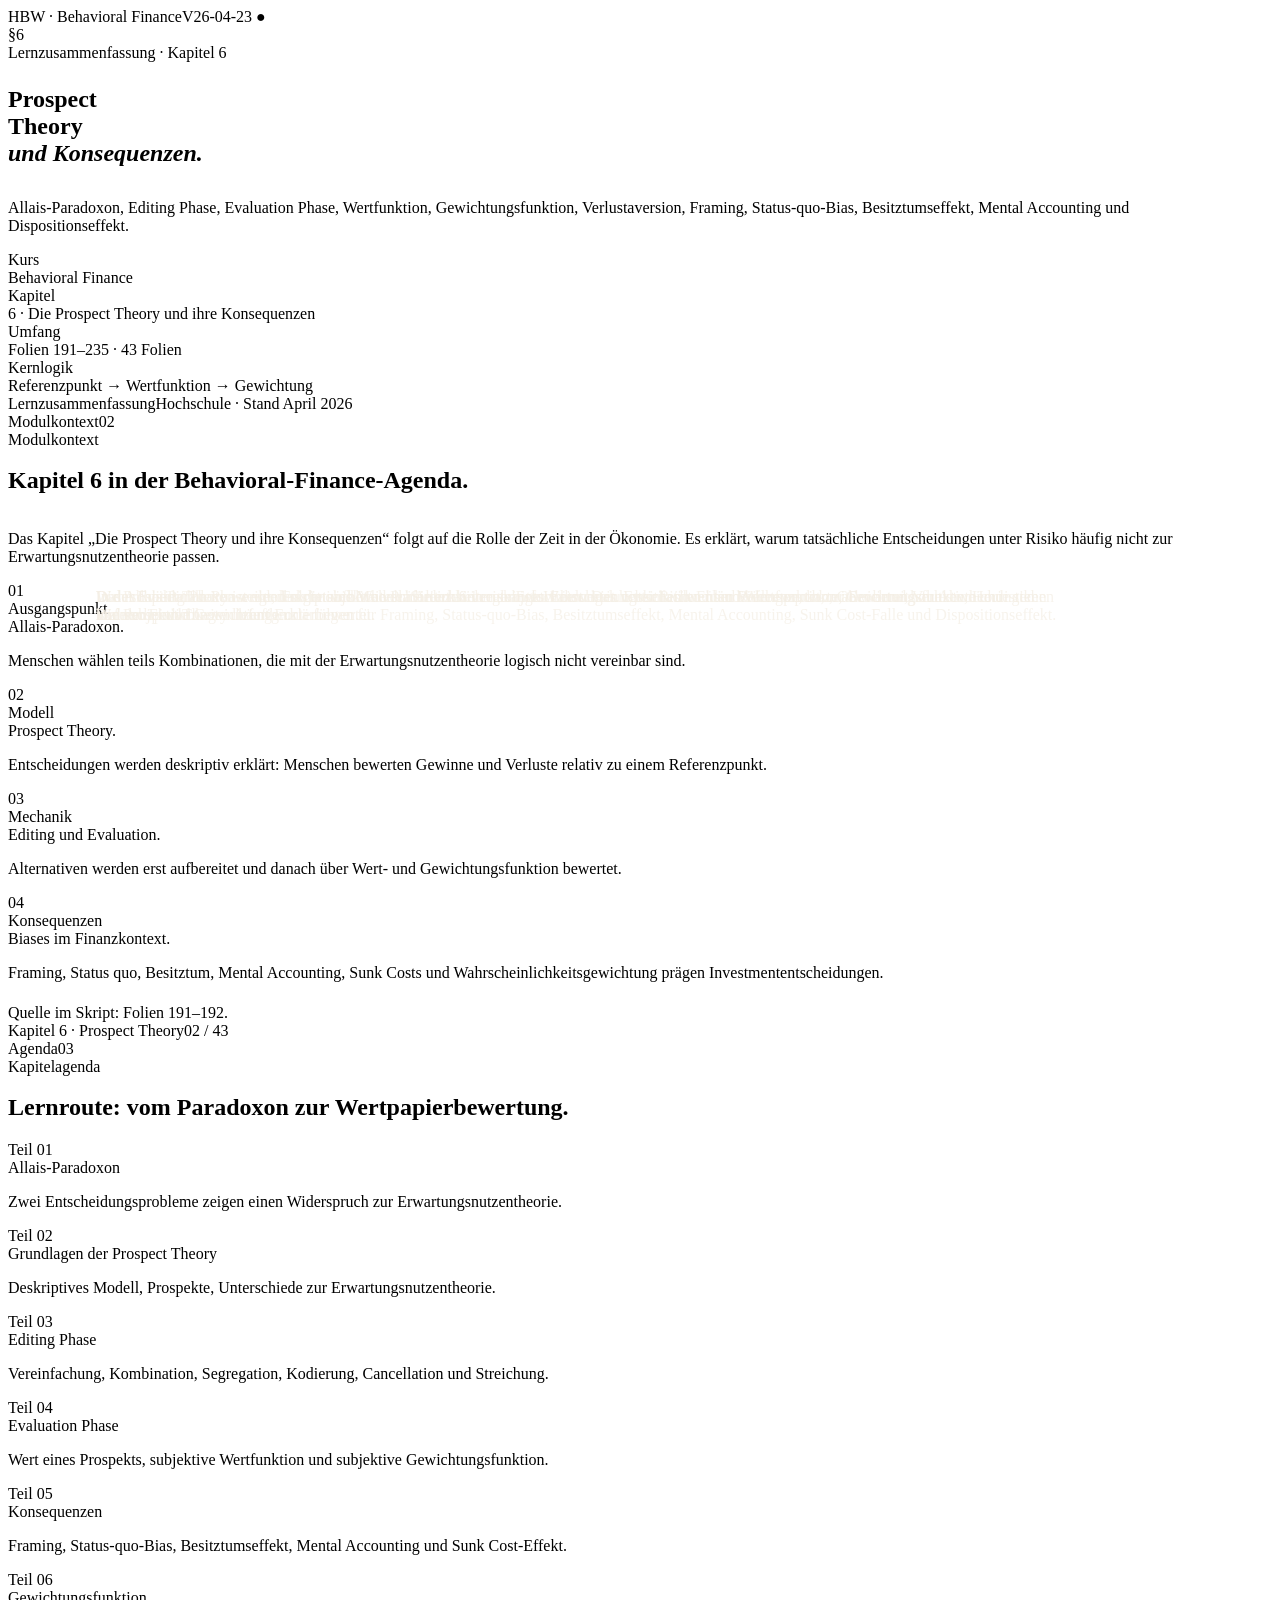
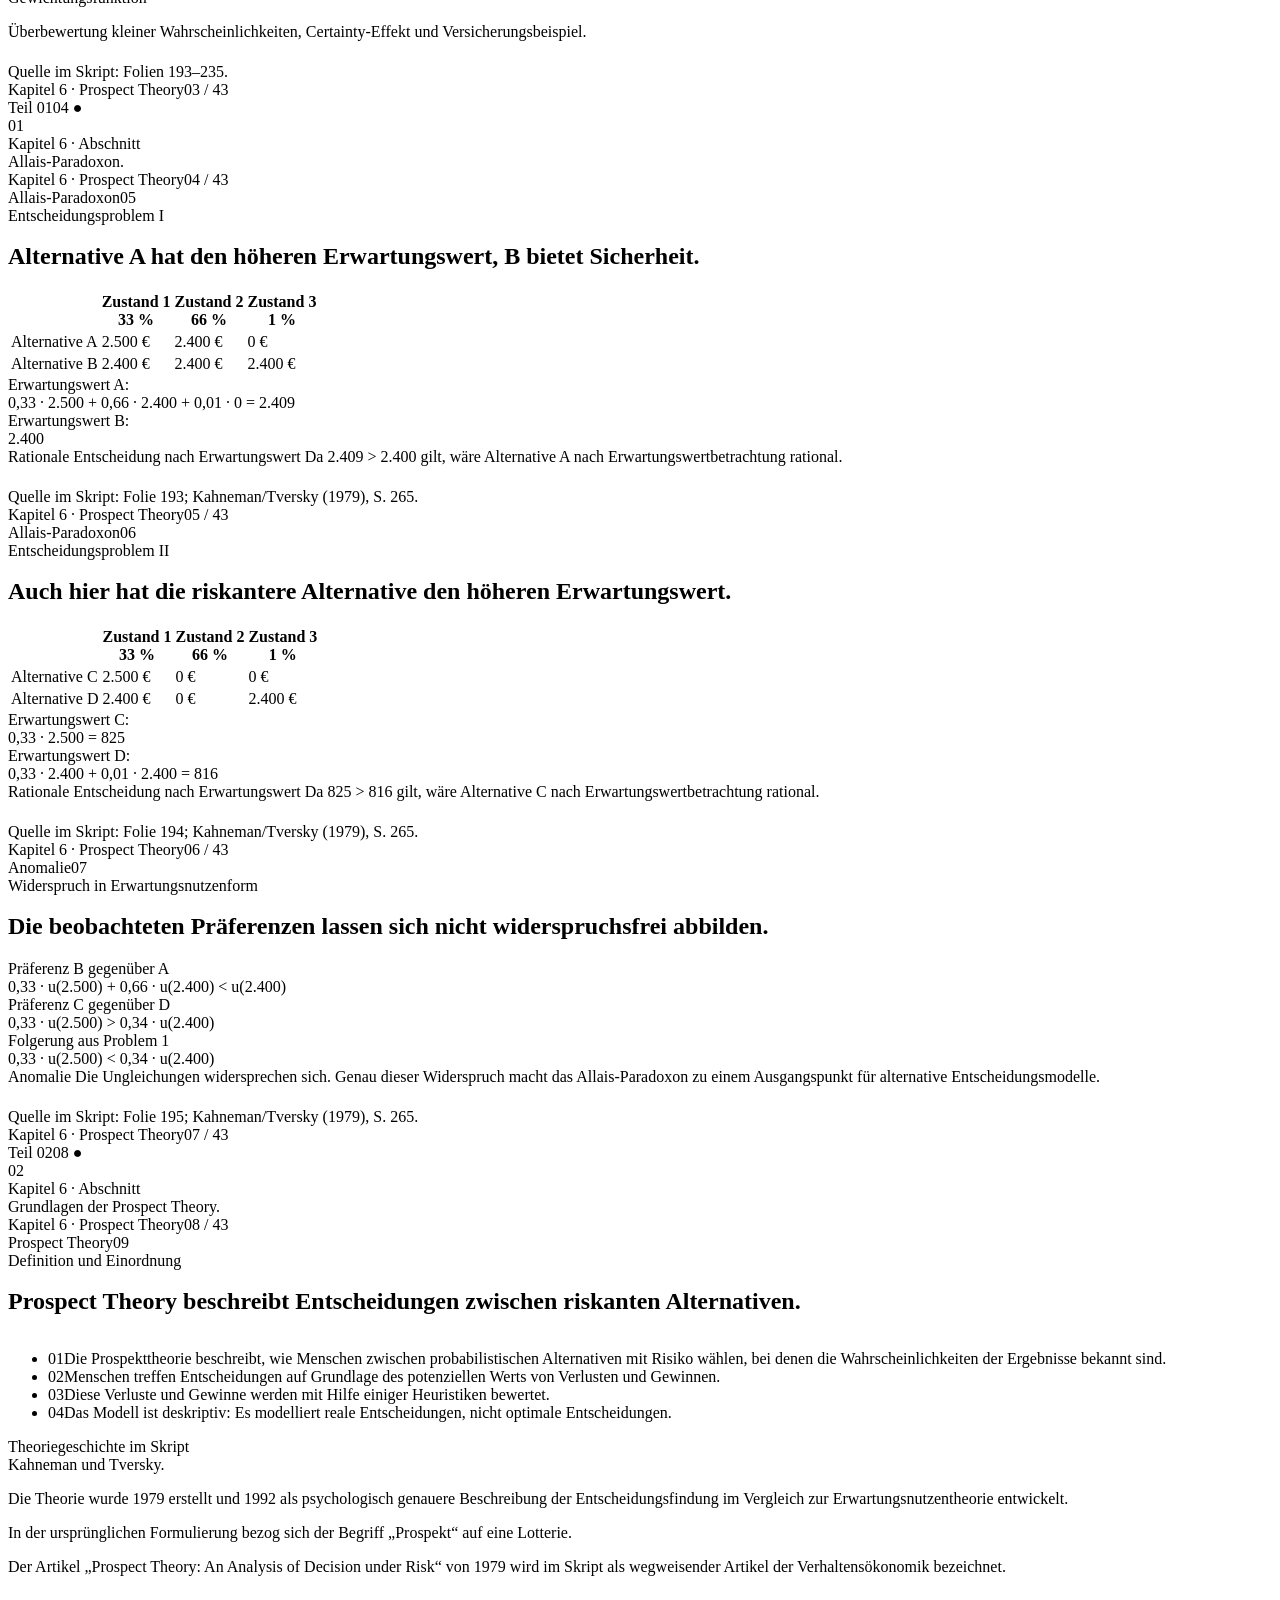
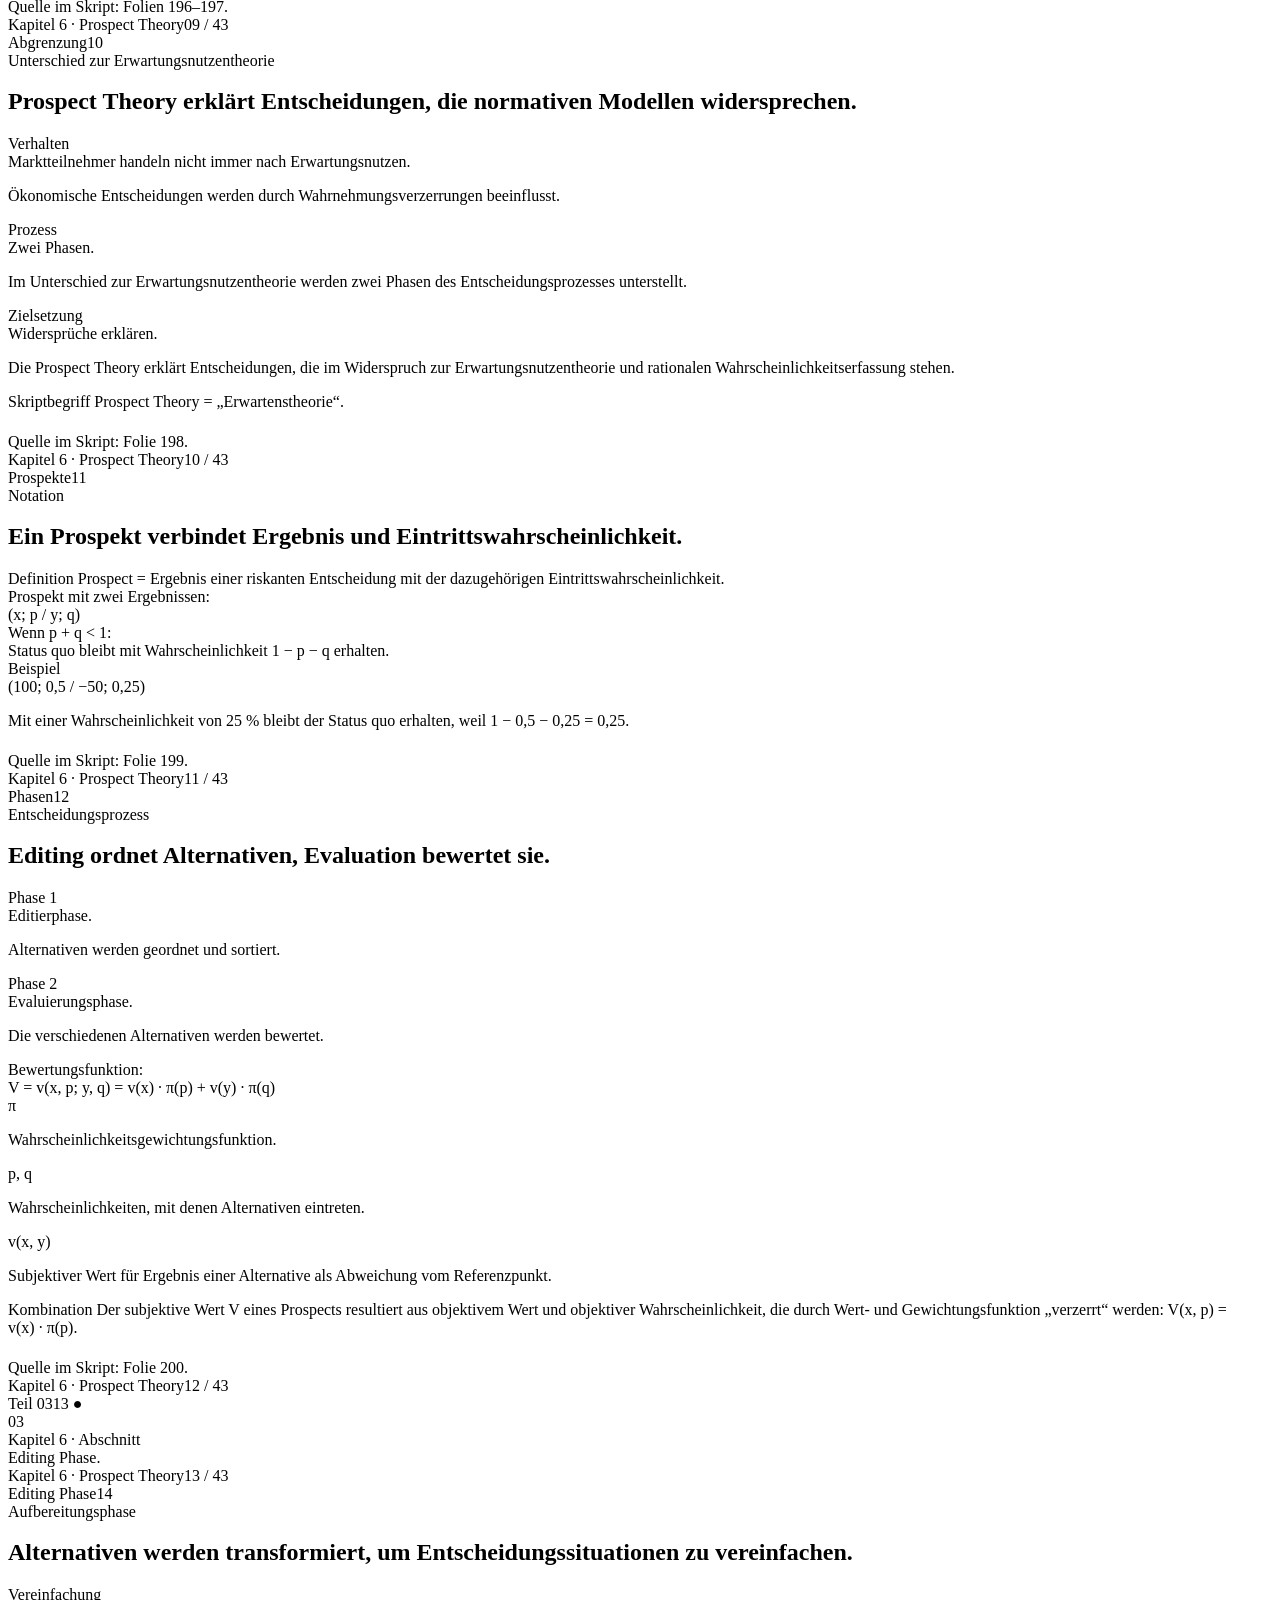
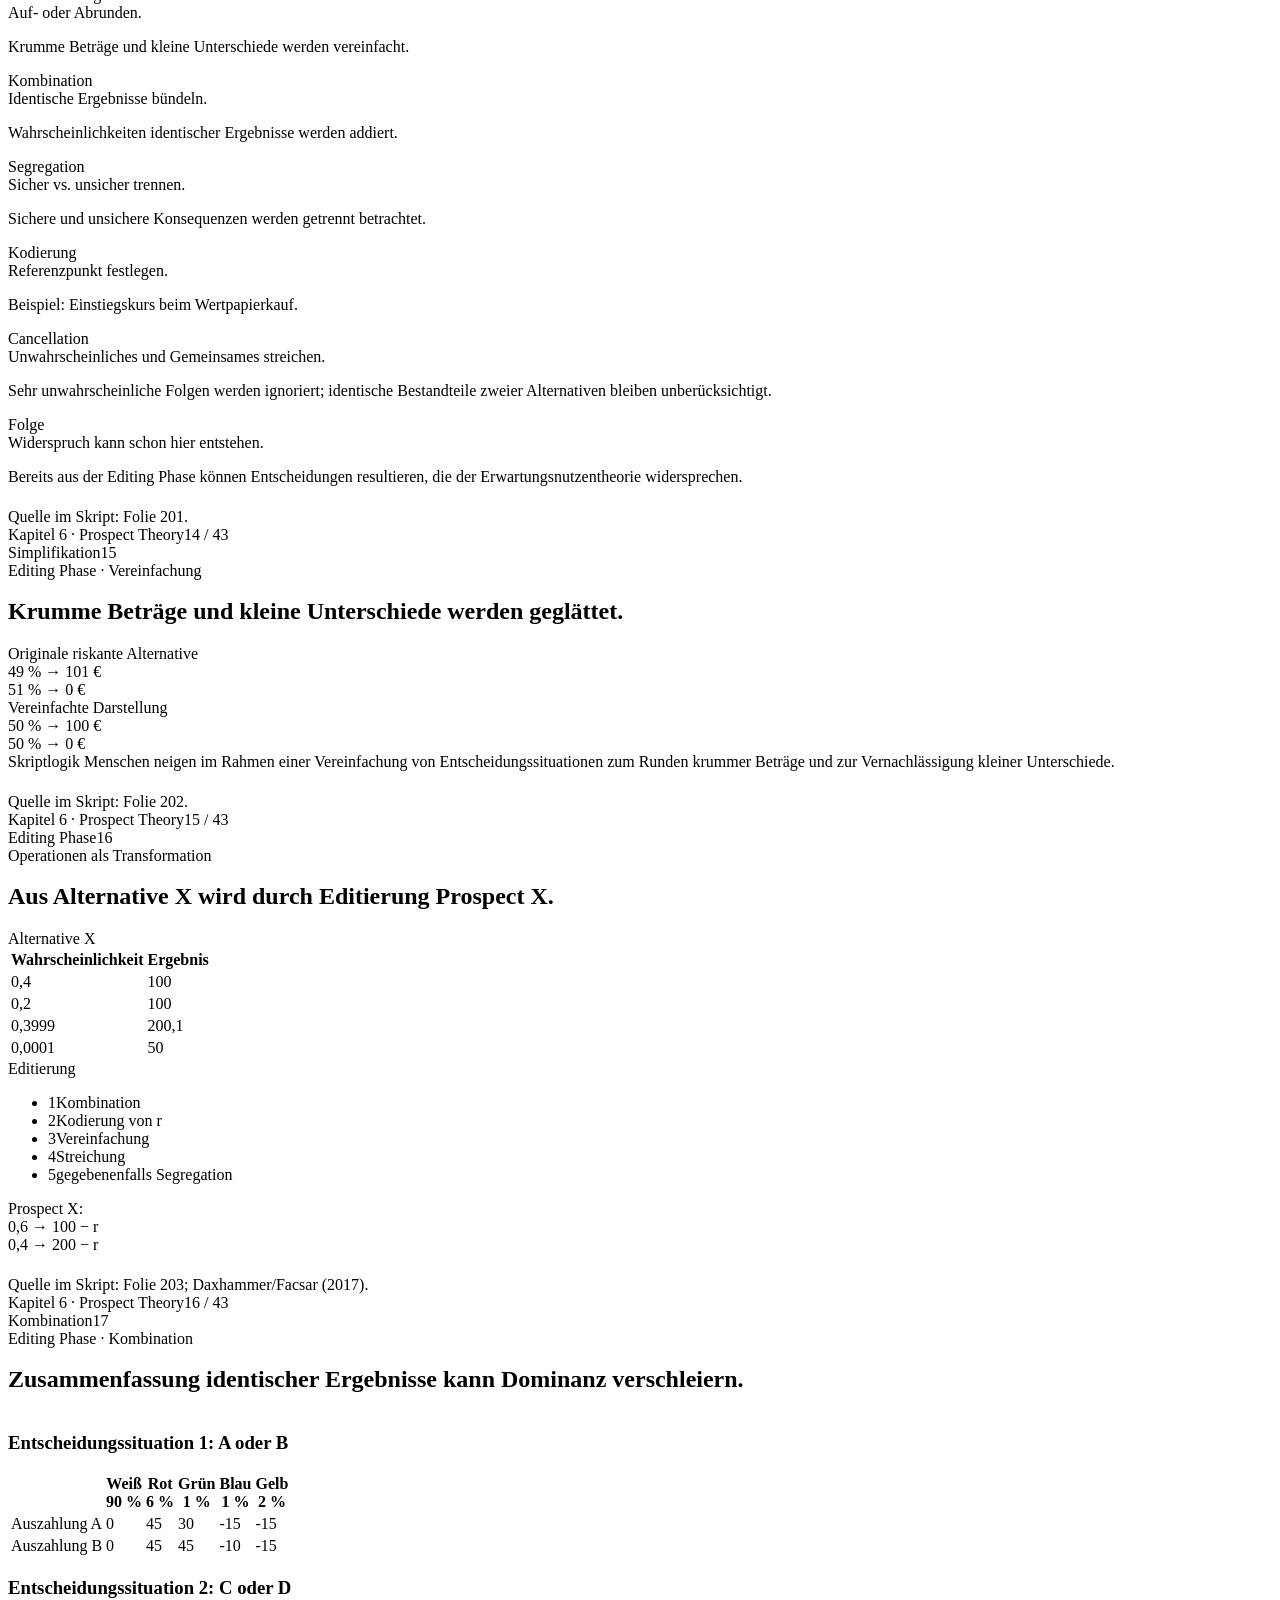
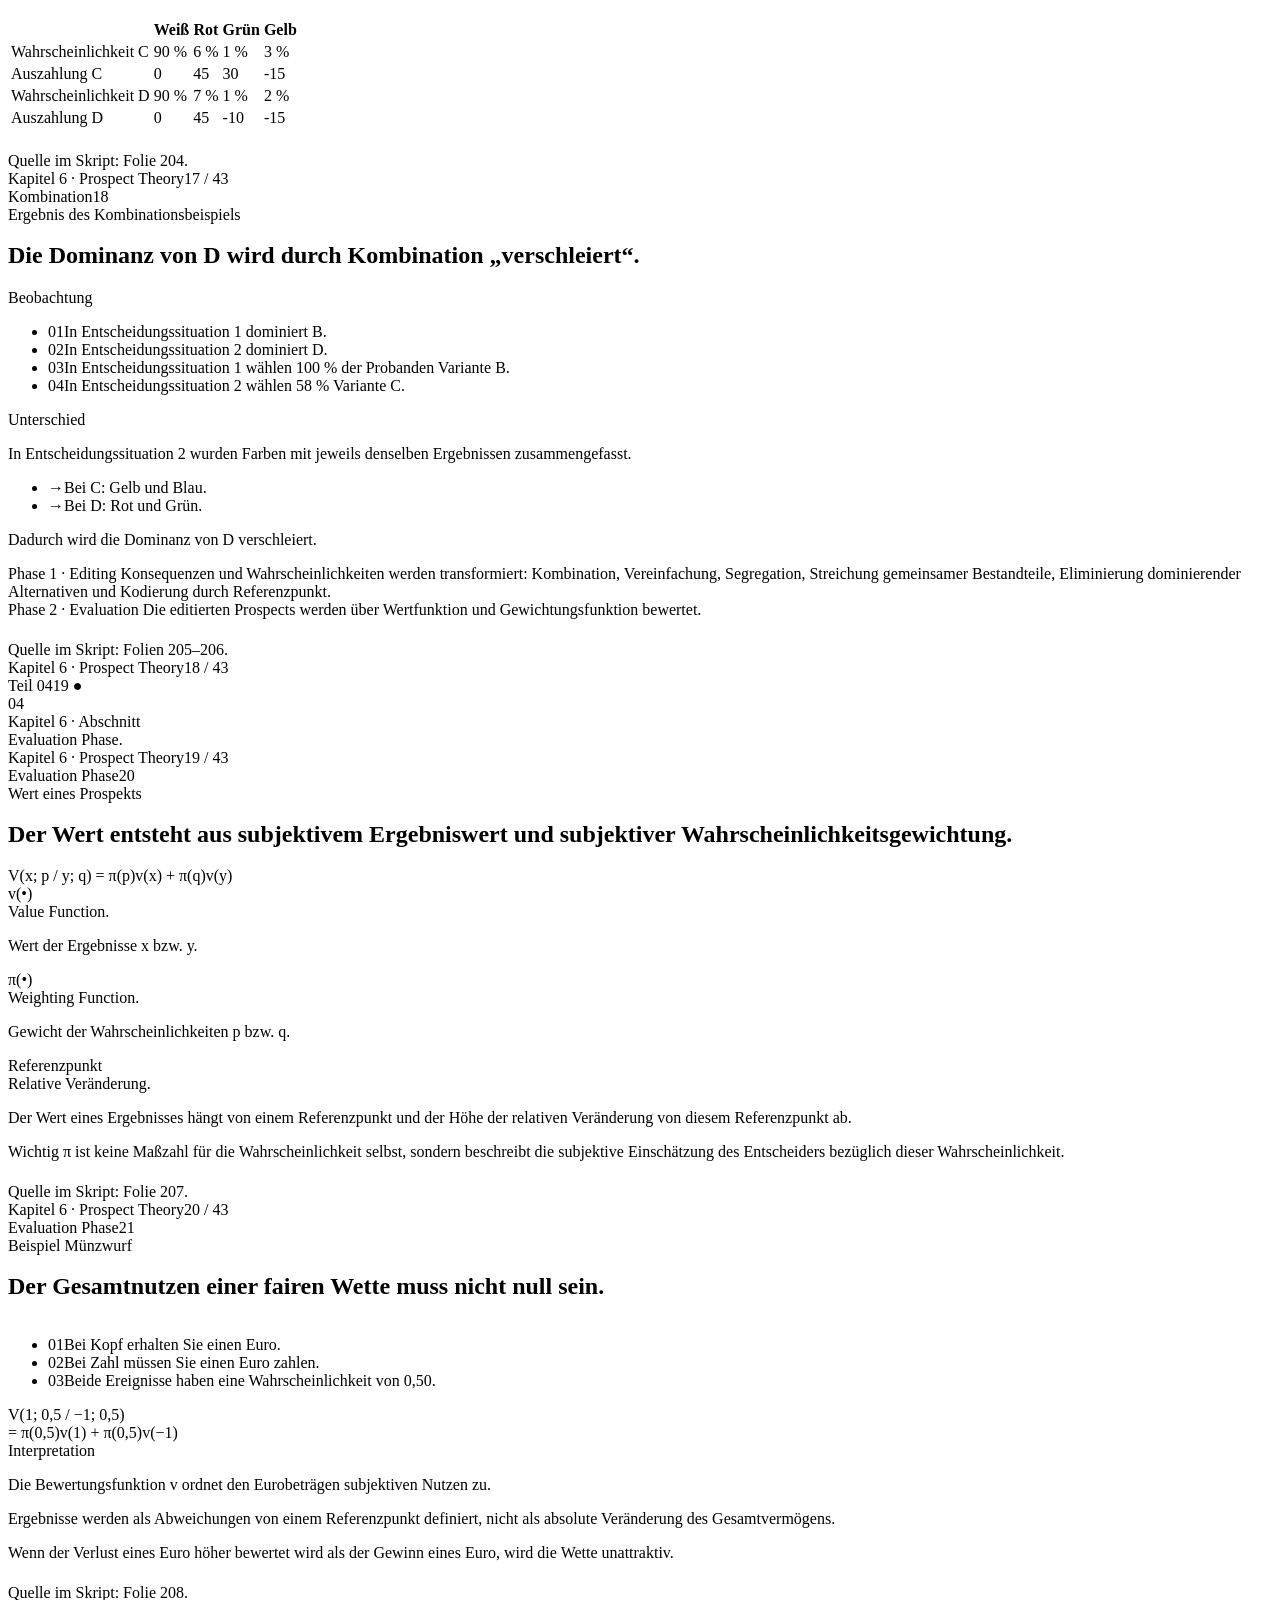
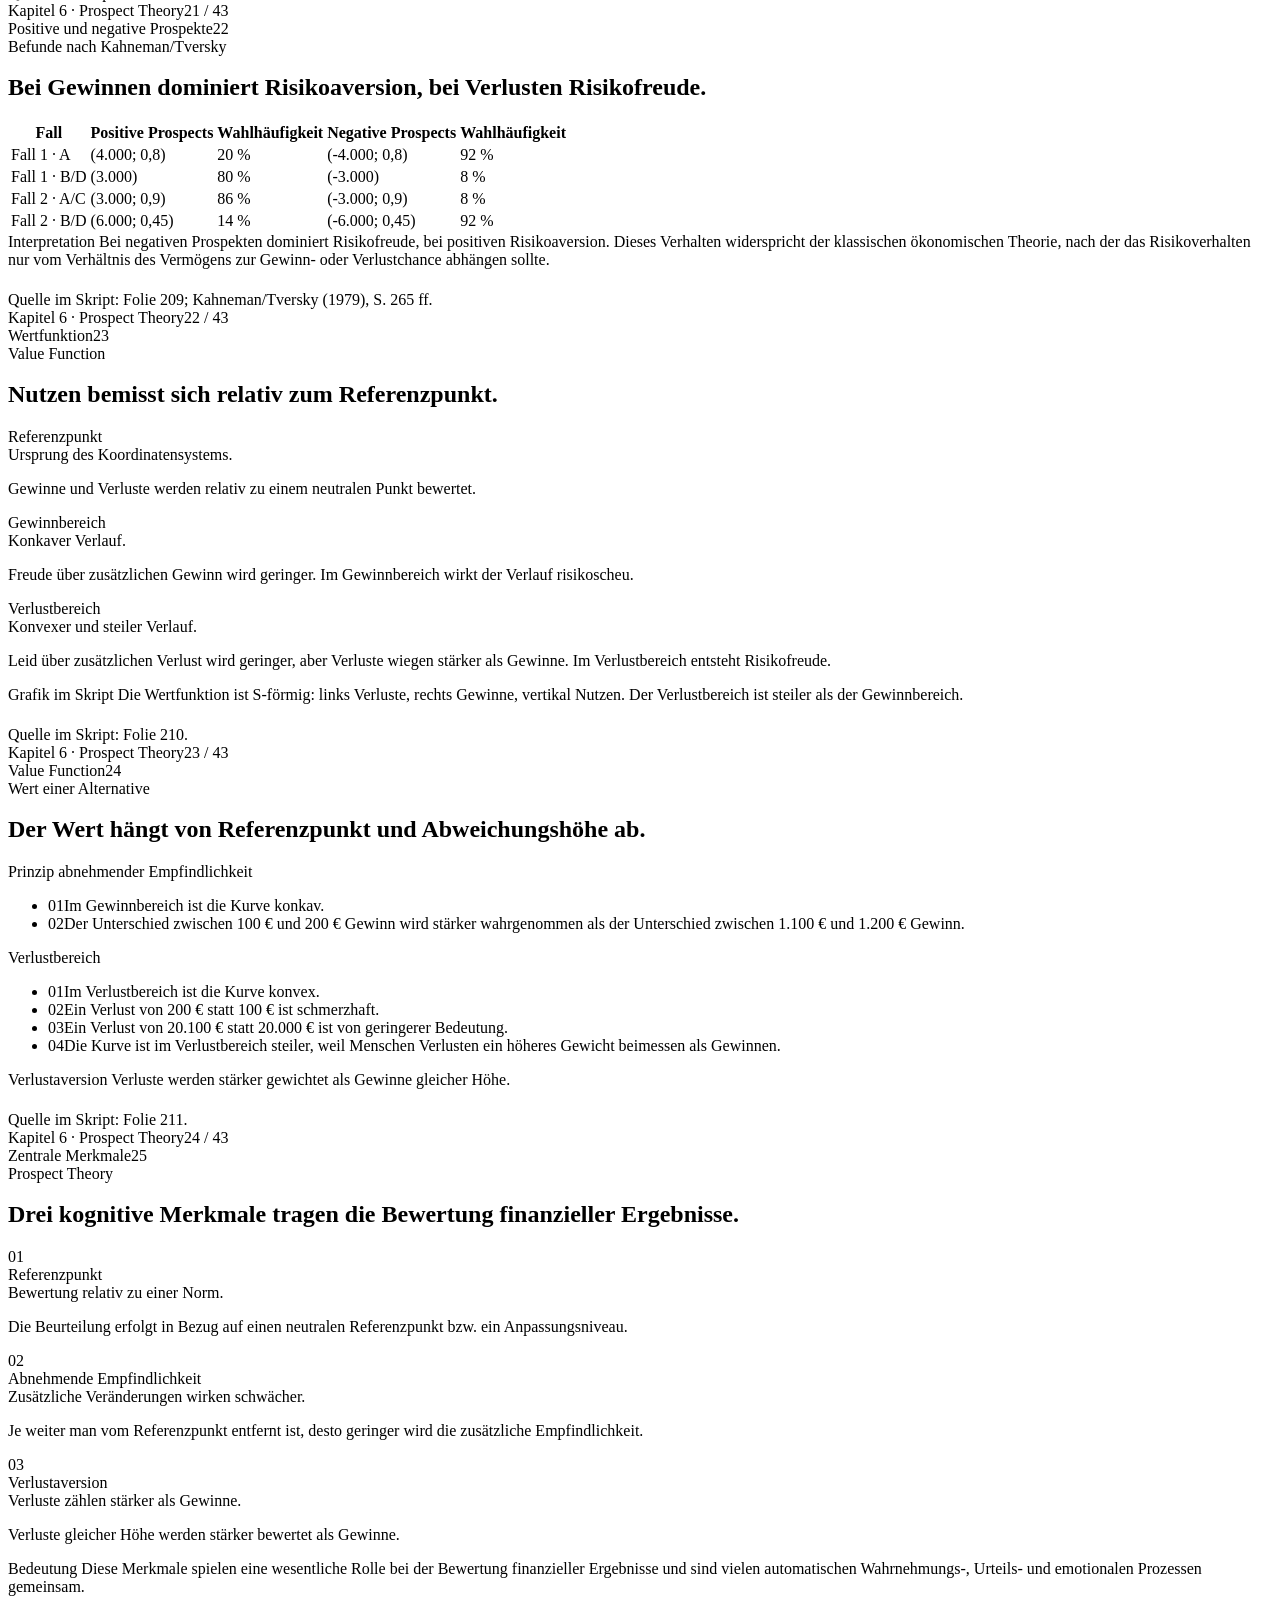
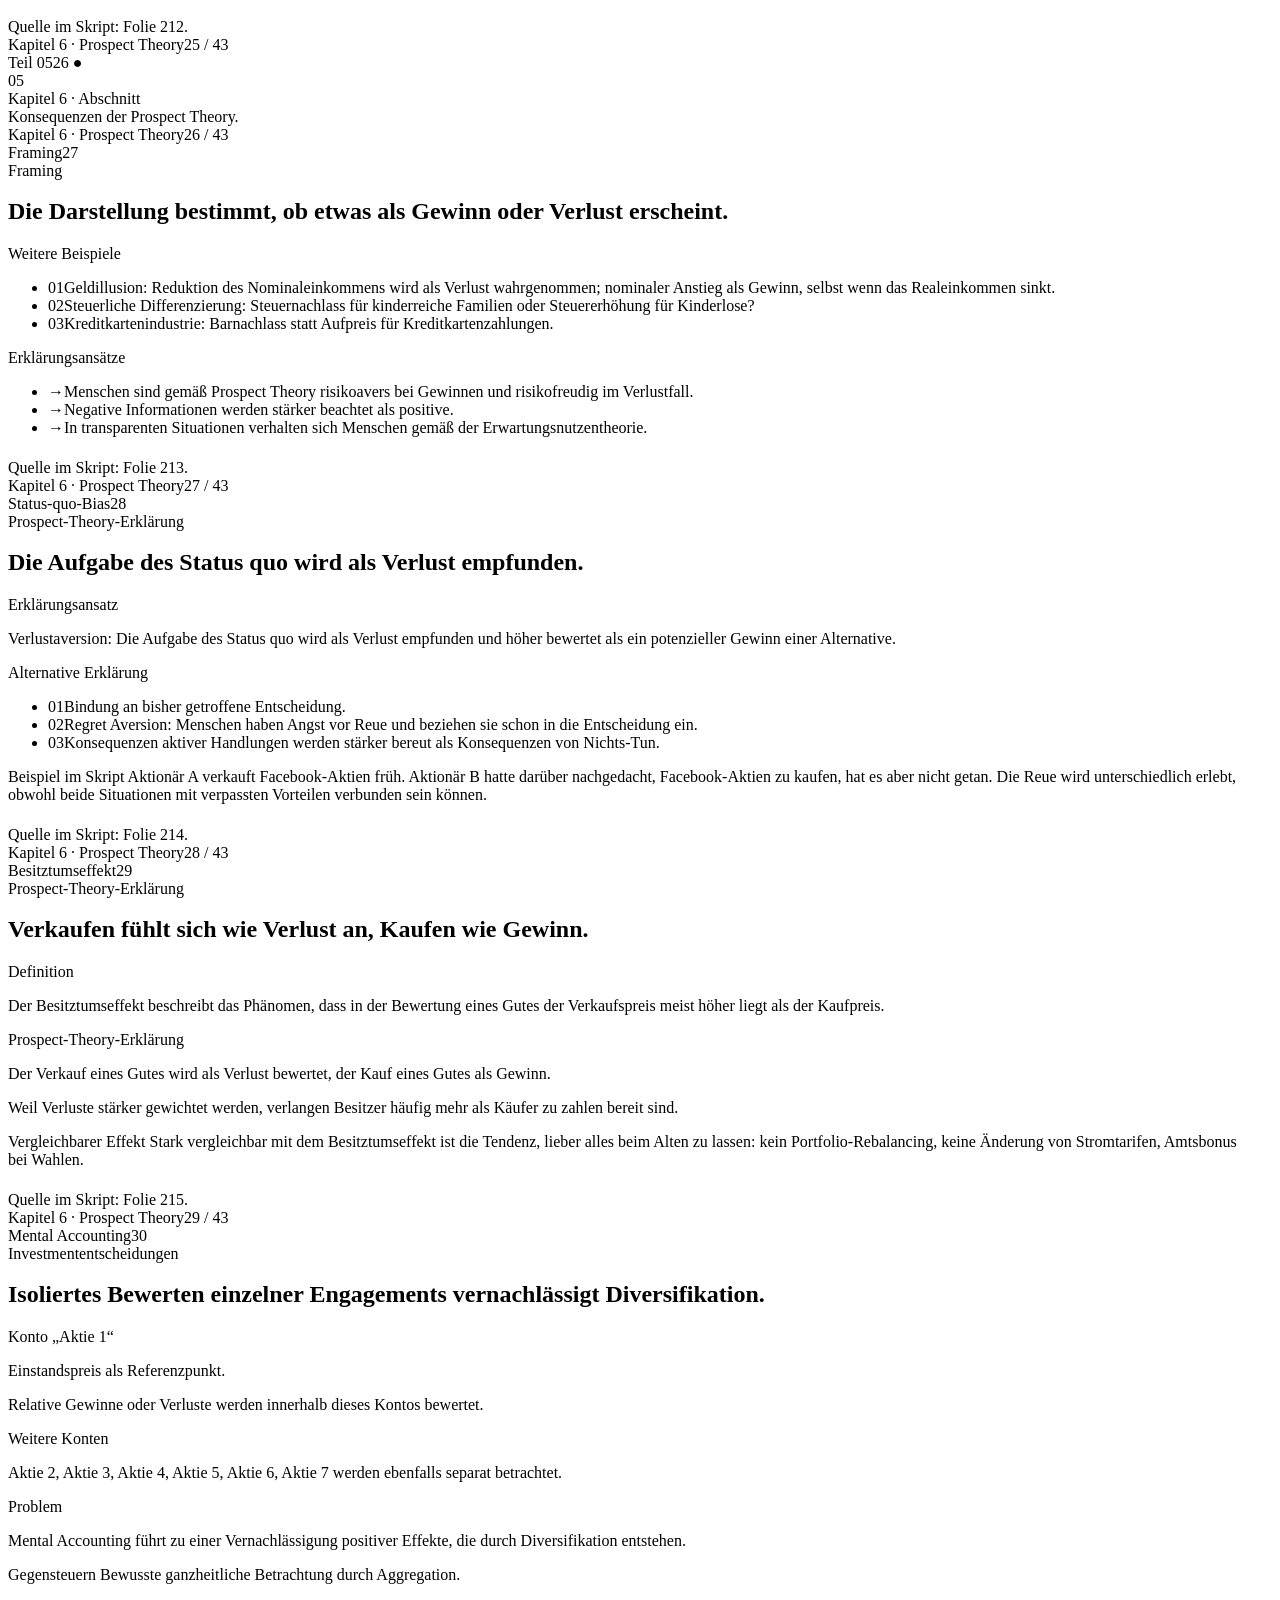
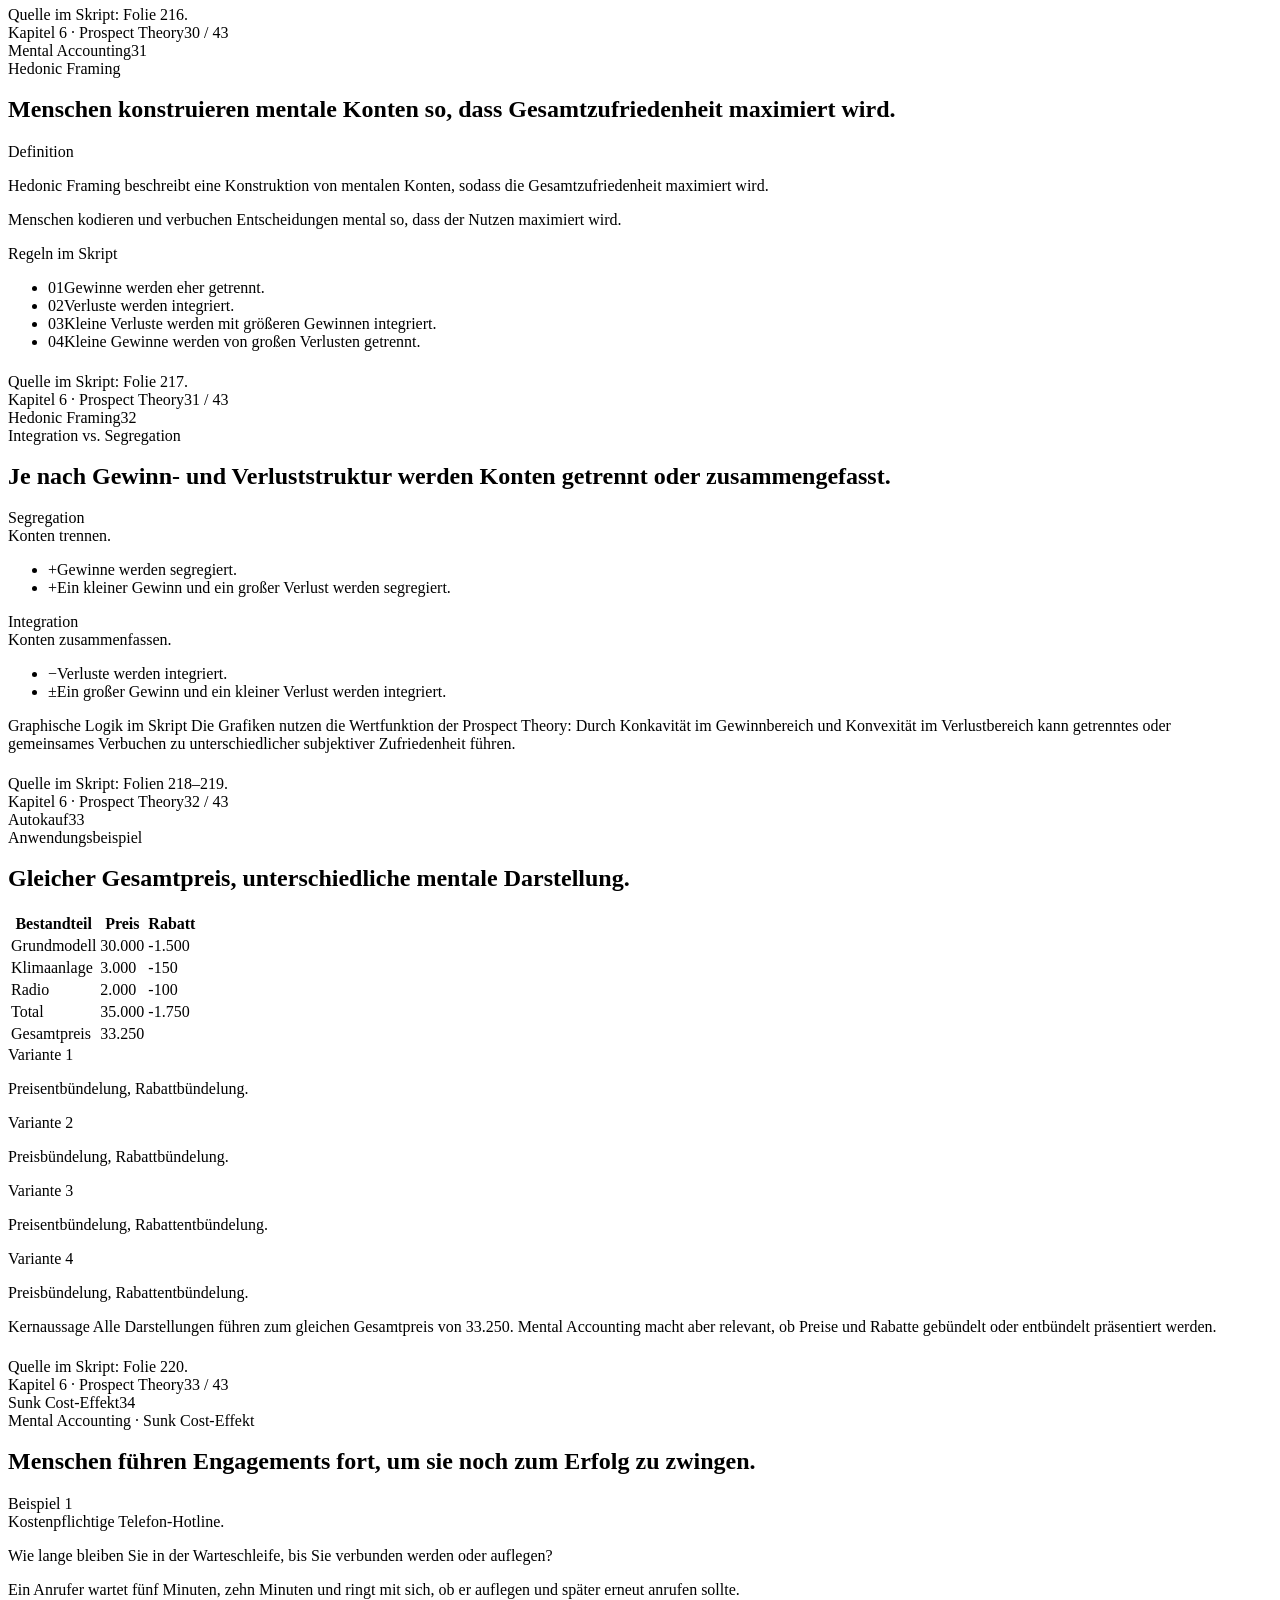
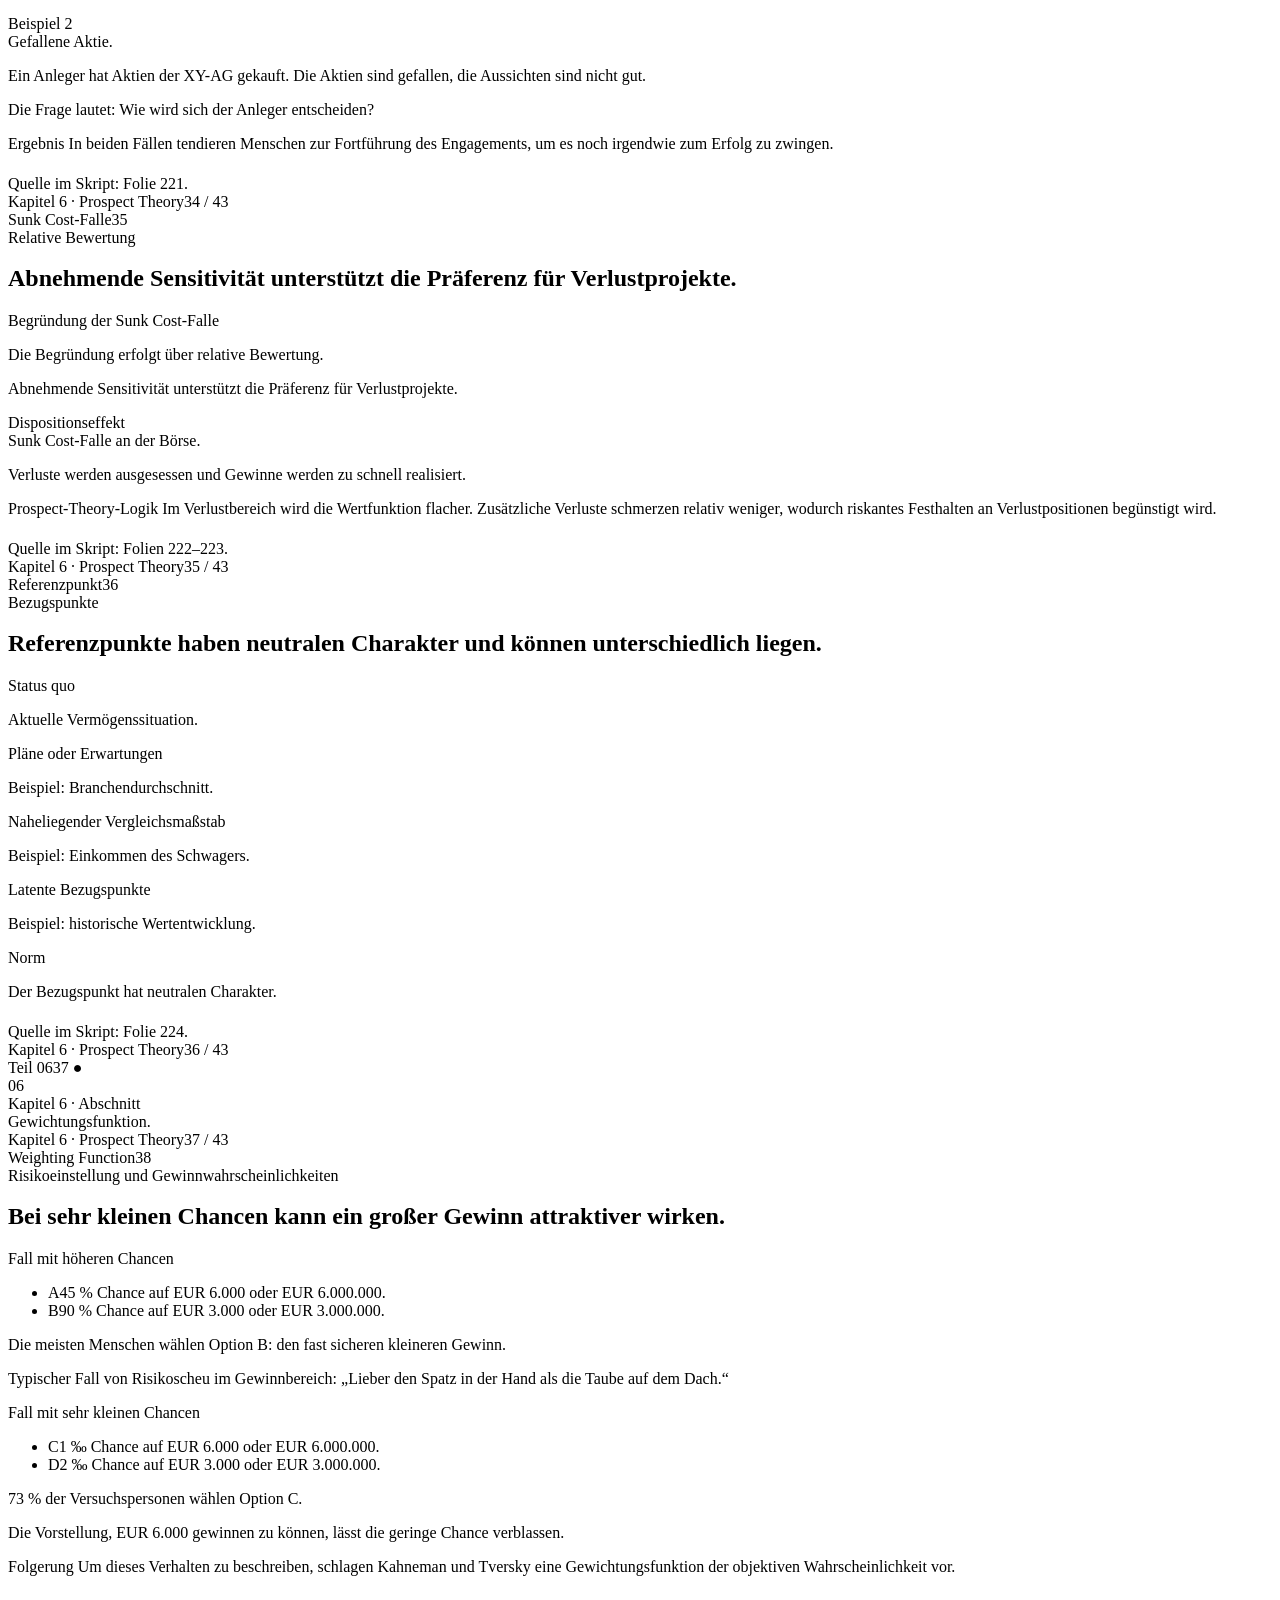
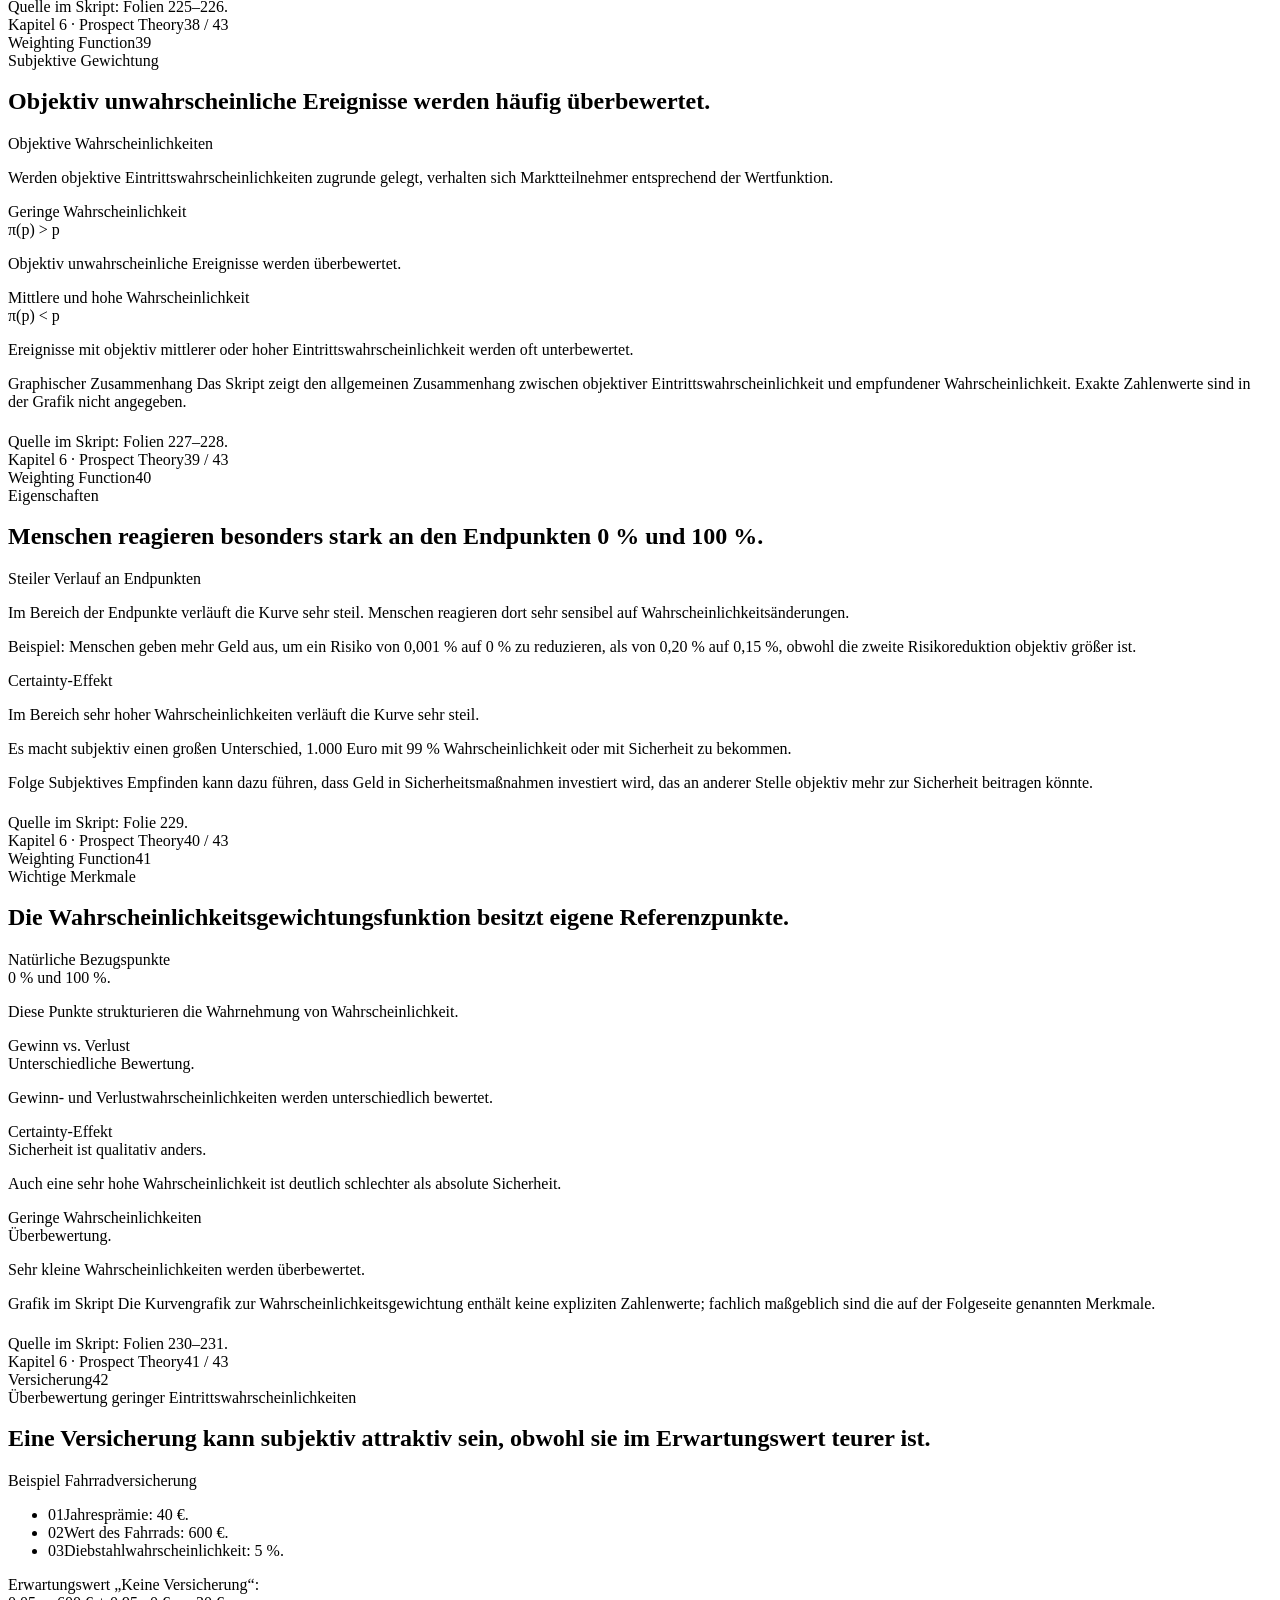
<file: topics/kapitel-6-prospect-theory-konsequenzen.html>
<!-- MODULE_CHAPTER_START: kapitel-6 | Kapitel 6 · Die Prospect Theory und ihre Konsequenzen | slides=43 -->
<!-- Dieses Topic ist ein HTML-Fragment: keine <html>, <head>, <body> Tags einfügen. -->

<section class="slide-title module-slide chapter-start" data-chapter-key="kapitel-6" data-chapter-short="Kapitel 6" data-chapter-start="true" data-chapter-title="Kapitel 6 · Die Prospect Theory und ihre Konsequenzen" data-module="behavioral-finance" data-screen-label="01 Title" data-slide-index="1" data-slide-label="01 Title" data-slide-total="43" id="kapitel-6-slide-01">
<div class="chrome-top"><span>HBW · Behavioral Finance</span><span>V26-04-23 <span class="dot">●</span></span></div>
<div class="big-mark">§6</div>
<div class="stack">
<div class="eyebrow">Lernzusammenfassung · Kapitel 6</div>
<h1 class="display" style="margin-top:24px;">Prospect<br/>Theory<br/><em style="font-style:italic; color:var(--accent);">und Konsequenzen.</em></h1>
<p class="sub" style="margin-top:32px; max-width:1180px;">Allais-Paradoxon, Editing Phase, Evaluation Phase, Wertfunktion, Gewichtungsfunktion, Verlustaversion, Framing, Status-quo-Bias, Besitztumseffekt, Mental Accounting und Dispositionseffekt.</p>
</div>
<div class="meta">
<div class="block"><div class="k">Kurs</div><div class="v">Behavioral Finance</div></div>
<div class="block"><div class="k">Kapitel</div><div class="v">6 · Die Prospect Theory und ihre Konsequenzen</div></div>
<div class="block"><div class="k">Umfang</div><div class="v">Folien 191–235 · 43 Folien</div></div>
<div class="block"><div class="k">Kernlogik</div><div class="v">Referenzpunkt → Wertfunktion → Gewichtung</div></div>
</div>
<div class="chrome-bot"><span>Lernzusammenfassung</span><span>Hochschule · Stand April 2026</span></div>
</section>

<section class="module-slide" data-chapter-key="kapitel-6" data-chapter-short="Kapitel 6" data-chapter-title="Kapitel 6 · Die Prospect Theory und ihre Konsequenzen" data-module="behavioral-finance" data-screen-label="02 Kapitel 6 in der Behavioral-Finance-Agenda." data-slide-index="2" data-slide-label="02 Kapitel 6 in der Behavioral-Finance-Agenda." data-slide-total="43" id="kapitel-6-slide-02">
<div class="chrome-top"><span>Modulkontext</span><span>02</span></div>
<div class="content-head" style="top:124px;">
<div class="eyebrow">Modulkontext</div>
<h2 class="title-md" style="margin-top:18px; max-width:1600px;">Kapitel 6 in der Behavioral-Finance-Agenda.</h2>
</div>
<div class="content-body" style="top:330px; bottom:116px; overflow:auto; padding-right:18px;">
<p class="body-lg">
Das Kapitel „Die Prospect Theory und ihre Konsequenzen“ folgt auf die Rolle der Zeit in der Ökonomie. Es erklärt, warum tatsächliche Entscheidungen unter Risiko häufig nicht zur Erwartungsnutzentheorie passen.
</p>

<div class="three-col mt-40">
<div class="card"><div class="display accent-ink">01</div><div class="card-eyebrow">Ausgangspunkt</div><div class="card-title">Allais-Paradoxon.</div><p class="card-body">Menschen wählen teils Kombinationen, die mit der Erwartungsnutzentheorie logisch nicht vereinbar sind.</p></div>
<div class="card"><div class="display accent-ink">02</div><div class="card-eyebrow">Modell</div><div class="card-title">Prospect Theory.</div><p class="card-body">Entscheidungen werden deskriptiv erklärt: Menschen bewerten Gewinne und Verluste relativ zu einem Referenzpunkt.</p></div>
<div class="card"><div class="display accent-ink">03</div><div class="card-eyebrow">Mechanik</div><div class="card-title">Editing und Evaluation.</div><p class="card-body">Alternativen werden erst aufbereitet und danach über Wert- und Gewichtungsfunktion bewertet.</p></div>
<div class="card"><div class="display accent-ink">04</div><div class="card-eyebrow">Konsequenzen</div><div class="card-title">Biases im Finanzkontext.</div><p class="card-body">Framing, Status quo, Besitztum, Mental Accounting, Sunk Costs und Wahrscheinlichkeitsgewichtung prägen Investmententscheidungen.</p></div>
</div>

<div class="label" style="margin-top:22px;">Quelle im Skript: Folien 191–192.</div>
</div>
<div class="chrome-bot"><span>Kapitel 6 · Prospect Theory</span><span>02 / 43</span></div>
</section>

<section class="module-slide" data-chapter-key="kapitel-6" data-chapter-short="Kapitel 6" data-chapter-title="Kapitel 6 · Die Prospect Theory und ihre Konsequenzen" data-module="behavioral-finance" data-screen-label="03 Lernroute des Kapitels." data-slide-index="3" data-slide-label="03 Lernroute des Kapitels." data-slide-total="43" id="kapitel-6-slide-03">
<div class="chrome-top"><span>Agenda</span><span>03</span></div>
<div class="content-head" style="top:124px;">
<div class="eyebrow">Kapitelagenda</div>
<h2 class="title-md" style="margin-top:18px; max-width:1600px;">Lernroute: vom Paradoxon zur Wertpapierbewertung.</h2>
</div>
<div class="content-body" style="top:330px; bottom:116px; overflow:auto; padding-right:18px;">
<div class="three-col mt-40">
<div class="card"><div class="card-eyebrow">Teil 01</div><div class="card-title">Allais-Paradoxon</div><p class="card-body">Zwei Entscheidungsprobleme zeigen einen Widerspruch zur Erwartungsnutzentheorie.</p></div>
<div class="card"><div class="card-eyebrow">Teil 02</div><div class="card-title">Grundlagen der Prospect Theory</div><p class="card-body">Deskriptives Modell, Prospekte, Unterschiede zur Erwartungsnutzentheorie.</p></div>
<div class="card"><div class="card-eyebrow">Teil 03</div><div class="card-title">Editing Phase</div><p class="card-body">Vereinfachung, Kombination, Segregation, Kodierung, Cancellation und Streichung.</p></div>
<div class="card"><div class="card-eyebrow">Teil 04</div><div class="card-title">Evaluation Phase</div><p class="card-body">Wert eines Prospekts, subjektive Wertfunktion und subjektive Gewichtungsfunktion.</p></div>
<div class="card"><div class="card-eyebrow">Teil 05</div><div class="card-title">Konsequenzen</div><p class="card-body">Framing, Status-quo-Bias, Besitztumseffekt, Mental Accounting und Sunk Cost-Effekt.</p></div>
<div class="card"><div class="card-eyebrow">Teil 06</div><div class="card-title">Gewichtungsfunktion</div><p class="card-body">Überbewertung kleiner Wahrscheinlichkeiten, Certainty-Effekt und Versicherungsbeispiel.</p></div>
</div>
<div class="label" style="margin-top:22px;">Quelle im Skript: Folien 193–235.</div>
</div>
<div class="chrome-bot"><span>Kapitel 6 · Prospect Theory</span><span>03 / 43</span></div>
</section>

<section class="slide-divider module-slide" data-chapter-key="kapitel-6" data-chapter-short="Kapitel 6" data-chapter-title="Kapitel 6 · Die Prospect Theory und ihre Konsequenzen" data-module="behavioral-finance" data-screen-label="04 Allais-Paradoxon." data-slide-index="4" data-slide-label="04 Allais-Paradoxon." data-slide-total="43" id="kapitel-6-slide-04">
<div class="chrome-top"><span>Teil 01</span><span>04 <span class="dot">●</span></span></div>
<div class="big-num">01</div>
<div class="sub-label">Kapitel 6 · Abschnitt</div>
<div class="big-title">Allais-Paradoxon.</div>
<p class="sub" style="position:absolute; left:96px; right:220px; bottom:260px; color:rgba(244,239,230,0.74);">Das Allais-Paradoxon zeigt, dass tatsächliche Präferenzen in riskanten Entscheidungssituationen im Widerspruch zur Erwartungsnutzentheorie stehen können.</p>
<div class="chrome-bot"><span>Kapitel 6 · Prospect Theory</span><span>04 / 43</span></div>
</section>

<section class="module-slide" data-chapter-key="kapitel-6" data-chapter-short="Kapitel 6" data-chapter-title="Kapitel 6 · Die Prospect Theory und ihre Konsequenzen" data-module="behavioral-finance" data-screen-label="05 Allais-Paradoxon: Entscheidungsproblem I." data-slide-index="5" data-slide-label="05 Allais-Paradoxon: Entscheidungsproblem I." data-slide-total="43" id="kapitel-6-slide-05">
<div class="chrome-top"><span>Allais-Paradoxon</span><span>05</span></div>
<div class="content-head" style="top:124px;">
<div class="eyebrow">Entscheidungsproblem I</div>
<h2 class="title-md" style="margin-top:18px; max-width:1600px;">Alternative A hat den höheren Erwartungswert, B bietet Sicherheit.</h2>
</div>
<div class="content-body" style="top:330px; bottom:116px; overflow:auto; padding-right:18px;">
<table class="grid-tbl">
<thead><tr><th></th><th>Zustand 1<br>33 %</th><th>Zustand 2<br>66 %</th><th>Zustand 3<br>1 %</th></tr></thead>
<tbody>
<tr><td class="k">Alternative A</td><td>2.500 €</td><td>2.400 €</td><td>0 €</td></tr>
<tr><td class="k">Alternative B</td><td>2.400 €</td><td>2.400 €</td><td>2.400 €</td></tr>
</tbody>
</table>

<div class="two-col mt-40">
<div class="formula-box">
Erwartungswert A:<br>
0,33 · 2.500 + 0,66 · 2.400 + 0,01 · 0 = 2.409
</div>
<div class="formula-box">
Erwartungswert B:<br>
2.400
</div>
</div>

<div class="callout mt-40">
<span class="tag">Rationale Entscheidung nach Erwartungswert</span>
Da 2.409 &gt; 2.400 gilt, wäre Alternative A nach Erwartungswertbetrachtung rational.
</div>

<div class="label" style="margin-top:22px;">Quelle im Skript: Folie 193; Kahneman/Tversky (1979), S. 265.</div>
</div>
<div class="chrome-bot"><span>Kapitel 6 · Prospect Theory</span><span>05 / 43</span></div>
</section>

<section class="module-slide" data-chapter-key="kapitel-6" data-chapter-short="Kapitel 6" data-chapter-title="Kapitel 6 · Die Prospect Theory und ihre Konsequenzen" data-module="behavioral-finance" data-screen-label="06 Allais-Paradoxon: Entscheidungsproblem II." data-slide-index="6" data-slide-label="06 Allais-Paradoxon: Entscheidungsproblem II." data-slide-total="43" id="kapitel-6-slide-06">
<div class="chrome-top"><span>Allais-Paradoxon</span><span>06</span></div>
<div class="content-head" style="top:124px;">
<div class="eyebrow">Entscheidungsproblem II</div>
<h2 class="title-md" style="margin-top:18px; max-width:1600px;">Auch hier hat die riskantere Alternative den höheren Erwartungswert.</h2>
</div>
<div class="content-body" style="top:330px; bottom:116px; overflow:auto; padding-right:18px;">
<table class="grid-tbl">
<thead><tr><th></th><th>Zustand 1<br>33 %</th><th>Zustand 2<br>66 %</th><th>Zustand 3<br>1 %</th></tr></thead>
<tbody>
<tr><td class="k">Alternative C</td><td>2.500 €</td><td>0 €</td><td>0 €</td></tr>
<tr><td class="k">Alternative D</td><td>2.400 €</td><td>0 €</td><td>2.400 €</td></tr>
</tbody>
</table>

<div class="two-col mt-40">
<div class="formula-box">
Erwartungswert C:<br>
0,33 · 2.500 = 825
</div>
<div class="formula-box">
Erwartungswert D:<br>
0,33 · 2.400 + 0,01 · 2.400 = 816
</div>
</div>

<div class="callout mt-40">
<span class="tag">Rationale Entscheidung nach Erwartungswert</span>
Da 825 &gt; 816 gilt, wäre Alternative C nach Erwartungswertbetrachtung rational.
</div>

<div class="label" style="margin-top:22px;">Quelle im Skript: Folie 194; Kahneman/Tversky (1979), S. 265.</div>
</div>
<div class="chrome-bot"><span>Kapitel 6 · Prospect Theory</span><span>06 / 43</span></div>
</section>

<section class="module-slide" data-chapter-key="kapitel-6" data-chapter-short="Kapitel 6" data-chapter-title="Kapitel 6 · Die Prospect Theory und ihre Konsequenzen" data-module="behavioral-finance" data-screen-label="07 Allais-Paradoxon als Anomalie." data-slide-index="7" data-slide-label="07 Allais-Paradoxon als Anomalie." data-slide-total="43" id="kapitel-6-slide-07">
<div class="chrome-top"><span>Anomalie</span><span>07</span></div>
<div class="content-head" style="top:124px;">
<div class="eyebrow">Widerspruch in Erwartungsnutzenform</div>
<h2 class="title-md" style="margin-top:18px; max-width:1600px;">Die beobachteten Präferenzen lassen sich nicht widerspruchsfrei abbilden.</h2>
</div>
<div class="content-body" style="top:330px; bottom:116px; overflow:auto; padding-right:18px;">
<div class="three-col mt-40">
<div class="card">
<div class="card-eyebrow">Präferenz B gegenüber A</div>
<div class="formula-box">
0,33 · u(2.500) + 0,66 · u(2.400) &lt; u(2.400)
</div>
</div>
<div class="card">
<div class="card-eyebrow">Präferenz C gegenüber D</div>
<div class="formula-box">
0,33 · u(2.500) &gt; 0,34 · u(2.400)
</div>
</div>
<div class="card">
<div class="card-eyebrow">Folgerung aus Problem 1</div>
<div class="formula-box">
0,33 · u(2.500) &lt; 0,34 · u(2.400)
</div>
</div>
</div>

<div class="callout mt-40">
<span class="tag">Anomalie</span>
Die Ungleichungen widersprechen sich. Genau dieser Widerspruch macht das Allais-Paradoxon zu einem Ausgangspunkt für alternative Entscheidungsmodelle.
</div>

<div class="label" style="margin-top:22px;">Quelle im Skript: Folie 195; Kahneman/Tversky (1979), S. 265.</div>
</div>
<div class="chrome-bot"><span>Kapitel 6 · Prospect Theory</span><span>07 / 43</span></div>
</section>

<section class="slide-divider module-slide" data-chapter-key="kapitel-6" data-chapter-short="Kapitel 6" data-chapter-title="Kapitel 6 · Die Prospect Theory und ihre Konsequenzen" data-module="behavioral-finance" data-screen-label="08 Grundlagen der Prospect Theory." data-slide-index="8" data-slide-label="08 Grundlagen der Prospect Theory." data-slide-total="43" id="kapitel-6-slide-08">
<div class="chrome-top"><span>Teil 02</span><span>08 <span class="dot">●</span></span></div>
<div class="big-num">02</div>
<div class="sub-label">Kapitel 6 · Abschnitt</div>
<div class="big-title">Grundlagen der Prospect Theory.</div>
<p class="sub" style="position:absolute; left:96px; right:220px; bottom:260px; color:rgba(244,239,230,0.74);">Die Prospect Theory ist ein deskriptives Modell. Sie erklärt reale Entscheidungen unter Risiko über Referenzpunkte, Gewinne, Verluste, Heuristiken und subjektive Gewichtungen.</p>
<div class="chrome-bot"><span>Kapitel 6 · Prospect Theory</span><span>08 / 43</span></div>
</section>

<section class="module-slide" data-chapter-key="kapitel-6" data-chapter-short="Kapitel 6" data-chapter-title="Kapitel 6 · Die Prospect Theory und ihre Konsequenzen" data-module="behavioral-finance" data-screen-label="09 Was die Prospect Theory beschreibt." data-slide-index="9" data-slide-label="09 Was die Prospect Theory beschreibt." data-slide-total="43" id="kapitel-6-slide-09">
<div class="chrome-top"><span>Prospect Theory</span><span>09</span></div>
<div class="content-head" style="top:124px;">
<div class="eyebrow">Definition und Einordnung</div>
<h2 class="title-md" style="margin-top:18px; max-width:1600px;">Prospect Theory beschreibt Entscheidungen zwischen riskanten Alternativen.</h2>
</div>
<div class="content-body" style="top:330px; bottom:116px; overflow:auto; padding-right:18px;">
<div class="two-col mt-40">
<div>
<ul class="clean">
<li><span class="marker">01</span><span>Die Prospekttheorie beschreibt, wie Menschen zwischen probabilistischen Alternativen mit Risiko wählen, bei denen die Wahrscheinlichkeiten der Ergebnisse bekannt sind.</span></li>
<li><span class="marker">02</span><span>Menschen treffen Entscheidungen auf Grundlage des potenziellen Werts von Verlusten und Gewinnen.</span></li>
<li><span class="marker">03</span><span>Diese Verluste und Gewinne werden mit Hilfe einiger Heuristiken bewertet.</span></li>
<li><span class="marker">04</span><span>Das Modell ist deskriptiv: Es modelliert reale Entscheidungen, nicht optimale Entscheidungen.</span></li>
</ul>
</div>
<div class="card">
<div class="card-eyebrow">Theoriegeschichte im Skript</div>
<div class="card-title">Kahneman und Tversky.</div>
<p class="card-body">Die Theorie wurde 1979 erstellt und 1992 als psychologisch genauere Beschreibung der Entscheidungsfindung im Vergleich zur Erwartungsnutzentheorie entwickelt.</p>
<p class="card-body">In der ursprünglichen Formulierung bezog sich der Begriff „Prospekt“ auf eine Lotterie.</p>
<p class="card-body">Der Artikel „Prospect Theory: An Analysis of Decision under Risk“ von 1979 wird im Skript als wegweisender Artikel der Verhaltensökonomik bezeichnet.</p>
</div>
</div>
<div class="label" style="margin-top:22px;">Quelle im Skript: Folien 196–197.</div>
</div>
<div class="chrome-bot"><span>Kapitel 6 · Prospect Theory</span><span>09 / 43</span></div>
</section>

<section class="module-slide" data-chapter-key="kapitel-6" data-chapter-short="Kapitel 6" data-chapter-title="Kapitel 6 · Die Prospect Theory und ihre Konsequenzen" data-module="behavioral-finance" data-screen-label="10 Abgrenzung zur Erwartungsnutzentheorie." data-slide-index="10" data-slide-label="10 Abgrenzung zur Erwartungsnutzentheorie." data-slide-total="43" id="kapitel-6-slide-10">
<div class="chrome-top"><span>Abgrenzung</span><span>10</span></div>
<div class="content-head" style="top:124px;">
<div class="eyebrow">Unterschied zur Erwartungsnutzentheorie</div>
<h2 class="title-md" style="margin-top:18px; max-width:1600px;">Prospect Theory erklärt Entscheidungen, die normativen Modellen widersprechen.</h2>
</div>
<div class="content-body" style="top:330px; bottom:116px; overflow:auto; padding-right:18px;">
<div class="three-col mt-40">
<div class="card"><div class="card-eyebrow">Verhalten</div><div class="card-title">Marktteilnehmer handeln nicht immer nach Erwartungsnutzen.</div><p class="card-body">Ökonomische Entscheidungen werden durch Wahrnehmungsverzerrungen beeinflusst.</p></div>
<div class="card"><div class="card-eyebrow">Prozess</div><div class="card-title">Zwei Phasen.</div><p class="card-body">Im Unterschied zur Erwartungsnutzentheorie werden zwei Phasen des Entscheidungsprozesses unterstellt.</p></div>
<div class="card"><div class="card-eyebrow">Zielsetzung</div><div class="card-title">Widersprüche erklären.</div><p class="card-body">Die Prospect Theory erklärt Entscheidungen, die im Widerspruch zur Erwartungsnutzentheorie und rationalen Wahrscheinlichkeitserfassung stehen.</p></div>
</div>

<div class="callout mt-40">
<span class="tag">Skriptbegriff</span>
Prospect Theory = „Erwartenstheorie“.
</div>

<div class="label" style="margin-top:22px;">Quelle im Skript: Folie 198.</div>
</div>
<div class="chrome-bot"><span>Kapitel 6 · Prospect Theory</span><span>10 / 43</span></div>
</section>

<section class="module-slide" data-chapter-key="kapitel-6" data-chapter-short="Kapitel 6" data-chapter-title="Kapitel 6 · Die Prospect Theory und ihre Konsequenzen" data-module="behavioral-finance" data-screen-label="11 Darstellung der Prospekte." data-slide-index="11" data-slide-label="11 Darstellung der Prospekte." data-slide-total="43" id="kapitel-6-slide-11">
<div class="chrome-top"><span>Prospekte</span><span>11</span></div>
<div class="content-head" style="top:124px;">
<div class="eyebrow">Notation</div>
<h2 class="title-md" style="margin-top:18px; max-width:1600px;">Ein Prospekt verbindet Ergebnis und Eintrittswahrscheinlichkeit.</h2>
</div>
<div class="content-body" style="top:330px; bottom:116px; overflow:auto; padding-right:18px;">
<div class="two-col mt-40">
<div>
<div class="callout">
<span class="tag">Definition</span>
Prospect = Ergebnis einer riskanten Entscheidung mit der dazugehörigen Eintrittswahrscheinlichkeit.
</div>
<div class="formula-box mt-24">
Prospekt mit zwei Ergebnissen:<br>
(x; p / y; q)
</div>
<div class="formula-box mt-24">
Wenn p + q &lt; 1:<br>
Status quo bleibt mit Wahrscheinlichkeit 1 − p − q erhalten.
</div>
</div>
<div class="card">
<div class="card-eyebrow">Beispiel</div>
<div class="formula-box">
(100; 0,5 / −50; 0,25)
</div>
<p class="card-body">Mit einer Wahrscheinlichkeit von 25 % bleibt der Status quo erhalten, weil 1 − 0,5 − 0,25 = 0,25.</p>
</div>
</div>
<div class="label" style="margin-top:22px;">Quelle im Skript: Folie 199.</div>
</div>
<div class="chrome-bot"><span>Kapitel 6 · Prospect Theory</span><span>11 / 43</span></div>
</section>

<section class="module-slide" data-chapter-key="kapitel-6" data-chapter-short="Kapitel 6" data-chapter-title="Kapitel 6 · Die Prospect Theory und ihre Konsequenzen" data-module="behavioral-finance" data-screen-label="12 Zwei Phasen der Entscheidungsfindung." data-slide-index="12" data-slide-label="12 Zwei Phasen der Entscheidungsfindung." data-slide-total="43" id="kapitel-6-slide-12">
<div class="chrome-top"><span>Phasen</span><span>12</span></div>
<div class="content-head" style="top:124px;">
<div class="eyebrow">Entscheidungsprozess</div>
<h2 class="title-md" style="margin-top:18px; max-width:1600px;">Editing ordnet Alternativen, Evaluation bewertet sie.</h2>
</div>
<div class="content-body" style="top:330px; bottom:116px; overflow:auto; padding-right:18px;">
<div class="two-col mt-40">
<div class="card">
<div class="card-eyebrow">Phase 1</div>
<div class="card-title">Editierphase.</div>
<p class="card-body">Alternativen werden geordnet und sortiert.</p>
</div>
<div class="card">
<div class="card-eyebrow">Phase 2</div>
<div class="card-title">Evaluierungsphase.</div>
<p class="card-body">Die verschiedenen Alternativen werden bewertet.</p>
</div>
</div>

<div class="formula-box mt-40">
Bewertungsfunktion:<br>
V = v(x, p; y, q) = v(x) · π(p) + v(y) · π(q)
</div>

<div class="three-col mt-40">
<div class="card"><div class="card-eyebrow">π</div><p class="card-body">Wahrscheinlichkeitsgewichtungsfunktion.</p></div>
<div class="card"><div class="card-eyebrow">p, q</div><p class="card-body">Wahrscheinlichkeiten, mit denen Alternativen eintreten.</p></div>
<div class="card"><div class="card-eyebrow">v(x, y)</div><p class="card-body">Subjektiver Wert für Ergebnis einer Alternative als Abweichung vom Referenzpunkt.</p></div>
</div>

<div class="callout mt-24">
<span class="tag">Kombination</span>
Der subjektive Wert V eines Prospects resultiert aus objektivem Wert und objektiver Wahrscheinlichkeit, die durch Wert- und Gewichtungsfunktion „verzerrt“ werden: V(x, p) = v(x) · π(p).
</div>

<div class="label" style="margin-top:22px;">Quelle im Skript: Folie 200.</div>
</div>
<div class="chrome-bot"><span>Kapitel 6 · Prospect Theory</span><span>12 / 43</span></div>
</section>

<section class="slide-divider module-slide" data-chapter-key="kapitel-6" data-chapter-short="Kapitel 6" data-chapter-title="Kapitel 6 · Die Prospect Theory und ihre Konsequenzen" data-module="behavioral-finance" data-screen-label="13 Editing Phase." data-slide-index="13" data-slide-label="13 Editing Phase." data-slide-total="43" id="kapitel-6-slide-13">
<div class="chrome-top"><span>Teil 03</span><span>13 <span class="dot">●</span></span></div>
<div class="big-num">03</div>
<div class="sub-label">Kapitel 6 · Abschnitt</div>
<div class="big-title">Editing Phase.</div>
<p class="sub" style="position:absolute; left:96px; right:220px; bottom:260px; color:rgba(244,239,230,0.74);">In der Editing Phase werden Folgen und Wahrscheinlichkeiten transformiert. Das vereinfacht Entscheidungen, kann aber bereits zu Abweichungen von der Erwartungsnutzentheorie führen.</p>
<div class="chrome-bot"><span>Kapitel 6 · Prospect Theory</span><span>13 / 43</span></div>
</section>

<section class="module-slide" data-chapter-key="kapitel-6" data-chapter-short="Kapitel 6" data-chapter-title="Kapitel 6 · Die Prospect Theory und ihre Konsequenzen" data-module="behavioral-finance" data-screen-label="14 Operationen der Editing Phase." data-slide-index="14" data-slide-label="14 Operationen der Editing Phase." data-slide-total="43" id="kapitel-6-slide-14">
<div class="chrome-top"><span>Editing Phase</span><span>14</span></div>
<div class="content-head" style="top:124px;">
<div class="eyebrow">Aufbereitungsphase</div>
<h2 class="title-md" style="margin-top:18px; max-width:1600px;">Alternativen werden transformiert, um Entscheidungssituationen zu vereinfachen.</h2>
</div>
<div class="content-body" style="top:330px; bottom:116px; overflow:auto; padding-right:18px;">
<div class="three-col mt-40">
<div class="card"><div class="card-eyebrow">Vereinfachung</div><div class="card-title">Auf- oder Abrunden.</div><p class="card-body">Krumme Beträge und kleine Unterschiede werden vereinfacht.</p></div>
<div class="card"><div class="card-eyebrow">Kombination</div><div class="card-title">Identische Ergebnisse bündeln.</div><p class="card-body">Wahrscheinlichkeiten identischer Ergebnisse werden addiert.</p></div>
<div class="card"><div class="card-eyebrow">Segregation</div><div class="card-title">Sicher vs. unsicher trennen.</div><p class="card-body">Sichere und unsichere Konsequenzen werden getrennt betrachtet.</p></div>
<div class="card"><div class="card-eyebrow">Kodierung</div><div class="card-title">Referenzpunkt festlegen.</div><p class="card-body">Beispiel: Einstiegskurs beim Wertpapierkauf.</p></div>
<div class="card"><div class="card-eyebrow">Cancellation</div><div class="card-title">Unwahrscheinliches und Gemeinsames streichen.</div><p class="card-body">Sehr unwahrscheinliche Folgen werden ignoriert; identische Bestandteile zweier Alternativen bleiben unberücksichtigt.</p></div>
<div class="card"><div class="card-eyebrow">Folge</div><div class="card-title">Widerspruch kann schon hier entstehen.</div><p class="card-body">Bereits aus der Editing Phase können Entscheidungen resultieren, die der Erwartungsnutzentheorie widersprechen.</p></div>
</div>
<div class="label" style="margin-top:22px;">Quelle im Skript: Folie 201.</div>
</div>
<div class="chrome-bot"><span>Kapitel 6 · Prospect Theory</span><span>14 / 43</span></div>
</section>

<section class="module-slide" data-chapter-key="kapitel-6" data-chapter-short="Kapitel 6" data-chapter-title="Kapitel 6 · Die Prospect Theory und ihre Konsequenzen" data-module="behavioral-finance" data-screen-label="15 Simplifikation in der Editing Phase." data-slide-index="15" data-slide-label="15 Simplifikation in der Editing Phase." data-slide-total="43" id="kapitel-6-slide-15">
<div class="chrome-top"><span>Simplifikation</span><span>15</span></div>
<div class="content-head" style="top:124px;">
<div class="eyebrow">Editing Phase · Vereinfachung</div>
<h2 class="title-md" style="margin-top:18px; max-width:1600px;">Krumme Beträge und kleine Unterschiede werden geglättet.</h2>
</div>
<div class="content-body" style="top:330px; bottom:116px; overflow:auto; padding-right:18px;">
<div class="two-col mt-40">
<div class="card">
<div class="card-eyebrow">Originale riskante Alternative</div>
<div class="formula-box">
49 % → 101 €<br>
51 % → 0 €
</div>
</div>
<div class="card">
<div class="card-eyebrow">Vereinfachte Darstellung</div>
<div class="formula-box">
50 % → 100 €<br>
50 % → 0 €
</div>
</div>
</div>
<div class="callout mt-40">
<span class="tag">Skriptlogik</span>
Menschen neigen im Rahmen einer Vereinfachung von Entscheidungssituationen zum Runden krummer Beträge und zur Vernachlässigung kleiner Unterschiede.
</div>
<div class="label" style="margin-top:22px;">Quelle im Skript: Folie 202.</div>
</div>
<div class="chrome-bot"><span>Kapitel 6 · Prospect Theory</span><span>15 / 43</span></div>
</section>

<section class="module-slide" data-chapter-key="kapitel-6" data-chapter-short="Kapitel 6" data-chapter-title="Kapitel 6 · Die Prospect Theory und ihre Konsequenzen" data-module="behavioral-finance" data-screen-label="16 Auswahl von Alternativen durch Editing-Operationen." data-slide-index="16" data-slide-label="16 Auswahl von Alternativen durch Editing-Operationen." data-slide-total="43" id="kapitel-6-slide-16">
<div class="chrome-top"><span>Editing Phase</span><span>16</span></div>
<div class="content-head" style="top:124px;">
<div class="eyebrow">Operationen als Transformation</div>
<h2 class="title-md" style="margin-top:18px; max-width:1600px;">Aus Alternative X wird durch Editierung Prospect X.</h2>
</div>
<div class="content-body" style="top:330px; bottom:116px; overflow:auto; padding-right:18px;">
<div class="two-col mt-40">
<div class="card">
<div class="card-eyebrow">Alternative X</div>
<table class="grid-tbl mt-24">
<thead><tr><th>Wahrscheinlichkeit</th><th>Ergebnis</th></tr></thead>
<tbody>
<tr><td>0,4</td><td>100</td></tr>
<tr><td>0,2</td><td>100</td></tr>
<tr><td>0,3999</td><td>200,1</td></tr>
<tr><td>0,0001</td><td>50</td></tr>
</tbody>
</table>
</div>
<div class="card">
<div class="card-eyebrow">Editierung</div>
<ul class="clean">
<li><span class="marker">1</span><span>Kombination</span></li>
<li><span class="marker">2</span><span>Kodierung von r</span></li>
<li><span class="marker">3</span><span>Vereinfachung</span></li>
<li><span class="marker">4</span><span>Streichung</span></li>
<li><span class="marker">5</span><span>gegebenenfalls Segregation</span></li>
</ul>
<div class="formula-box mt-24">
Prospect X:<br>
0,6 → 100 − r<br>
0,4 → 200 − r
</div>
</div>
</div>
<div class="label" style="margin-top:22px;">Quelle im Skript: Folie 203; Daxhammer/Facsar (2017).</div>
</div>
<div class="chrome-bot"><span>Kapitel 6 · Prospect Theory</span><span>16 / 43</span></div>
</section>

<section class="module-slide" data-chapter-key="kapitel-6" data-chapter-short="Kapitel 6" data-chapter-title="Kapitel 6 · Die Prospect Theory und ihre Konsequenzen" data-module="behavioral-finance" data-screen-label="17 Editing Phase: Kombination." data-slide-index="17" data-slide-label="17 Editing Phase: Kombination." data-slide-total="43" id="kapitel-6-slide-17">
<div class="chrome-top"><span>Kombination</span><span>17</span></div>
<div class="content-head" style="top:124px;">
<div class="eyebrow">Editing Phase · Kombination</div>
<h2 class="title-md" style="margin-top:18px; max-width:1600px;">Zusammenfassung identischer Ergebnisse kann Dominanz verschleiern.</h2>
</div>
<div class="content-body" style="top:330px; bottom:116px; overflow:auto; padding-right:18px;">
<h3 class="title-md">Entscheidungssituation 1: A oder B</h3>
<table class="grid-tbl mt-24">
<thead><tr><th></th><th>Weiß<br>90 %</th><th>Rot<br>6 %</th><th>Grün<br>1 %</th><th>Blau<br>1 %</th><th>Gelb<br>2 %</th></tr></thead>
<tbody>
<tr><td class="k">Auszahlung A</td><td>0</td><td>45</td><td>30</td><td>-15</td><td>-15</td></tr>
<tr><td class="k">Auszahlung B</td><td>0</td><td>45</td><td>45</td><td>-10</td><td>-15</td></tr>
</tbody>
</table>

<h3 class="title-md mt-40">Entscheidungssituation 2: C oder D</h3>
<table class="grid-tbl mt-24">
<thead><tr><th></th><th>Weiß</th><th>Rot</th><th>Grün</th><th>Gelb</th></tr></thead>
<tbody>
<tr><td class="k">Wahrscheinlichkeit C</td><td>90 %</td><td>6 %</td><td>1 %</td><td>3 %</td></tr>
<tr><td class="k">Auszahlung C</td><td>0</td><td>45</td><td>30</td><td>-15</td></tr>
<tr><td class="k">Wahrscheinlichkeit D</td><td>90 %</td><td>7 %</td><td>1 %</td><td>2 %</td></tr>
<tr><td class="k">Auszahlung D</td><td>0</td><td>45</td><td>-10</td><td>-15</td></tr>
</tbody>
</table>

<div class="label" style="margin-top:22px;">Quelle im Skript: Folie 204.</div>
</div>
<div class="chrome-bot"><span>Kapitel 6 · Prospect Theory</span><span>17 / 43</span></div>
</section>

<section class="module-slide" data-chapter-key="kapitel-6" data-chapter-short="Kapitel 6" data-chapter-title="Kapitel 6 · Die Prospect Theory und ihre Konsequenzen" data-module="behavioral-finance" data-screen-label="18 Kombination: Ergebnis und Phasenüberblick." data-slide-index="18" data-slide-label="18 Kombination: Ergebnis und Phasenüberblick." data-slide-total="43" id="kapitel-6-slide-18">
<div class="chrome-top"><span>Kombination</span><span>18</span></div>
<div class="content-head" style="top:124px;">
<div class="eyebrow">Ergebnis des Kombinationsbeispiels</div>
<h2 class="title-md" style="margin-top:18px; max-width:1600px;">Die Dominanz von D wird durch Kombination „verschleiert“.</h2>
</div>
<div class="content-body" style="top:330px; bottom:116px; overflow:auto; padding-right:18px;">
<div class="two-col mt-40">
<div class="card">
<div class="card-eyebrow">Beobachtung</div>
<ul class="clean">
<li><span class="marker">01</span><span>In Entscheidungssituation 1 dominiert B.</span></li>
<li><span class="marker">02</span><span>In Entscheidungssituation 2 dominiert D.</span></li>
<li><span class="marker">03</span><span>In Entscheidungssituation 1 wählen 100 % der Probanden Variante B.</span></li>
<li><span class="marker">04</span><span>In Entscheidungssituation 2 wählen 58 % Variante C.</span></li>
</ul>
</div>
<div class="card">
<div class="card-eyebrow">Unterschied</div>
<p class="card-body">In Entscheidungssituation 2 wurden Farben mit jeweils denselben Ergebnissen zusammengefasst.</p>
<ul class="clean">
<li><span class="marker">→</span><span>Bei C: Gelb und Blau.</span></li>
<li><span class="marker">→</span><span>Bei D: Rot und Grün.</span></li>
</ul>
<p class="card-body">Dadurch wird die Dominanz von D verschleiert.</p>
</div>
</div>

<div class="two-col mt-40">
<div class="callout">
<span class="tag">Phase 1 · Editing</span>
Konsequenzen und Wahrscheinlichkeiten werden transformiert: Kombination, Vereinfachung, Segregation, Streichung gemeinsamer Bestandteile, Eliminierung dominierender Alternativen und Kodierung durch Referenzpunkt.
</div>
<div class="callout">
<span class="tag">Phase 2 · Evaluation</span>
Die editierten Prospects werden über Wertfunktion und Gewichtungsfunktion bewertet.
</div>
</div>

<div class="label" style="margin-top:22px;">Quelle im Skript: Folien 205–206.</div>
</div>
<div class="chrome-bot"><span>Kapitel 6 · Prospect Theory</span><span>18 / 43</span></div>
</section>

<section class="slide-divider module-slide" data-chapter-key="kapitel-6" data-chapter-short="Kapitel 6" data-chapter-title="Kapitel 6 · Die Prospect Theory und ihre Konsequenzen" data-module="behavioral-finance" data-screen-label="19 Evaluation Phase." data-slide-index="19" data-slide-label="19 Evaluation Phase." data-slide-total="43" id="kapitel-6-slide-19">
<div class="chrome-top"><span>Teil 04</span><span>19 <span class="dot">●</span></span></div>
<div class="big-num">04</div>
<div class="sub-label">Kapitel 6 · Abschnitt</div>
<div class="big-title">Evaluation Phase.</div>
<p class="sub" style="position:absolute; left:96px; right:220px; bottom:260px; color:rgba(244,239,230,0.74);">In der Evaluation Phase werden die aufbereiteten Alternativen subjektiv bewertet. Entscheidend sind Wertfunktion, Gewichtungsfunktion und Referenzpunkt.</p>
<div class="chrome-bot"><span>Kapitel 6 · Prospect Theory</span><span>19 / 43</span></div>
</section>

<section class="module-slide" data-chapter-key="kapitel-6" data-chapter-short="Kapitel 6" data-chapter-title="Kapitel 6 · Die Prospect Theory und ihre Konsequenzen" data-module="behavioral-finance" data-screen-label="20 Wert eines Prospekts." data-slide-index="20" data-slide-label="20 Wert eines Prospekts." data-slide-total="43" id="kapitel-6-slide-20">
<div class="chrome-top"><span>Evaluation Phase</span><span>20</span></div>
<div class="content-head" style="top:124px;">
<div class="eyebrow">Wert eines Prospekts</div>
<h2 class="title-md" style="margin-top:18px; max-width:1600px;">Der Wert entsteht aus subjektivem Ergebniswert und subjektiver Wahrscheinlichkeitsgewichtung.</h2>
</div>
<div class="content-body" style="top:330px; bottom:116px; overflow:auto; padding-right:18px;">
<div class="formula-box mt-40">
V(x; p / y; q) = π(p)v(x) + π(q)v(y)
</div>

<div class="three-col mt-40">
<div class="card"><div class="card-eyebrow">v(•)</div><div class="card-title">Value Function.</div><p class="card-body">Wert der Ergebnisse x bzw. y.</p></div>
<div class="card"><div class="card-eyebrow">π(•)</div><div class="card-title">Weighting Function.</div><p class="card-body">Gewicht der Wahrscheinlichkeiten p bzw. q.</p></div>
<div class="card"><div class="card-eyebrow">Referenzpunkt</div><div class="card-title">Relative Veränderung.</div><p class="card-body">Der Wert eines Ergebnisses hängt von einem Referenzpunkt und der Höhe der relativen Veränderung von diesem Referenzpunkt ab.</p></div>
</div>

<div class="callout mt-40">
<span class="tag">Wichtig</span>
π ist keine Maßzahl für die Wahrscheinlichkeit selbst, sondern beschreibt die subjektive Einschätzung des Entscheiders bezüglich dieser Wahrscheinlichkeit.
</div>

<div class="label" style="margin-top:22px;">Quelle im Skript: Folie 207.</div>
</div>
<div class="chrome-bot"><span>Kapitel 6 · Prospect Theory</span><span>20 / 43</span></div>
</section>

<section class="module-slide" data-chapter-key="kapitel-6" data-chapter-short="Kapitel 6" data-chapter-title="Kapitel 6 · Die Prospect Theory und ihre Konsequenzen" data-module="behavioral-finance" data-screen-label="21 Münzwurf-Beispiel." data-slide-index="21" data-slide-label="21 Münzwurf-Beispiel." data-slide-total="43" id="kapitel-6-slide-21">
<div class="chrome-top"><span>Evaluation Phase</span><span>21</span></div>
<div class="content-head" style="top:124px;">
<div class="eyebrow">Beispiel Münzwurf</div>
<h2 class="title-md" style="margin-top:18px; max-width:1600px;">Der Gesamtnutzen einer fairen Wette muss nicht null sein.</h2>
</div>
<div class="content-body" style="top:330px; bottom:116px; overflow:auto; padding-right:18px;">
<div class="two-col mt-40">
<div>
<ul class="clean">
<li><span class="marker">01</span><span>Bei Kopf erhalten Sie einen Euro.</span></li>
<li><span class="marker">02</span><span>Bei Zahl müssen Sie einen Euro zahlen.</span></li>
<li><span class="marker">03</span><span>Beide Ereignisse haben eine Wahrscheinlichkeit von 0,50.</span></li>
</ul>
<div class="formula-box mt-24">
V(1; 0,5 / −1; 0,5)<br>
= π(0,5)v(1) + π(0,5)v(−1)
</div>
</div>
<div class="card">
<div class="card-eyebrow">Interpretation</div>
<p class="card-body">Die Bewertungsfunktion v ordnet den Eurobeträgen subjektiven Nutzen zu.</p>
<p class="card-body">Ergebnisse werden als Abweichungen von einem Referenzpunkt definiert, nicht als absolute Veränderung des Gesamtvermögens.</p>
<p class="card-body">Wenn der Verlust eines Euro höher bewertet wird als der Gewinn eines Euro, wird die Wette unattraktiv.</p>
</div>
</div>
<div class="label" style="margin-top:22px;">Quelle im Skript: Folie 208.</div>
</div>
<div class="chrome-bot"><span>Kapitel 6 · Prospect Theory</span><span>21 / 43</span></div>
</section>

<section class="module-slide" data-chapter-key="kapitel-6" data-chapter-short="Kapitel 6" data-chapter-title="Kapitel 6 · Die Prospect Theory und ihre Konsequenzen" data-module="behavioral-finance" data-screen-label="22 Präferenzen bei positiven und negativen Prospekten." data-slide-index="22" data-slide-label="22 Präferenzen bei positiven und negativen Prospekten." data-slide-total="43" id="kapitel-6-slide-22">
<div class="chrome-top"><span>Positive und negative Prospekte</span><span>22</span></div>
<div class="content-head" style="top:124px;">
<div class="eyebrow">Befunde nach Kahneman/Tversky</div>
<h2 class="title-md" style="margin-top:18px; max-width:1600px;">Bei Gewinnen dominiert Risikoaversion, bei Verlusten Risikofreude.</h2>
</div>
<div class="content-body" style="top:330px; bottom:116px; overflow:auto; padding-right:18px;">
<table class="grid-tbl">
<thead>
<tr><th>Fall</th><th>Positive Prospects</th><th>Wahlhäufigkeit</th><th>Negative Prospects</th><th>Wahlhäufigkeit</th></tr>
</thead>
<tbody>
<tr><td class="k">Fall 1 · A</td><td>(4.000; 0,8)</td><td>20 %</td><td>(-4.000; 0,8)</td><td>92 %</td></tr>
<tr><td class="k">Fall 1 · B/D</td><td>(3.000)</td><td>80 %</td><td>(-3.000)</td><td>8 %</td></tr>
<tr><td class="k">Fall 2 · A/C</td><td>(3.000; 0,9)</td><td>86 %</td><td>(-3.000; 0,9)</td><td>8 %</td></tr>
<tr><td class="k">Fall 2 · B/D</td><td>(6.000; 0,45)</td><td>14 %</td><td>(-6.000; 0,45)</td><td>92 %</td></tr>
</tbody>
</table>

<div class="callout mt-40">
<span class="tag">Interpretation</span>
Bei negativen Prospekten dominiert Risikofreude, bei positiven Risikoaversion. Dieses Verhalten widerspricht der klassischen ökonomischen Theorie, nach der das Risikoverhalten nur vom Verhältnis des Vermögens zur Gewinn- oder Verlustchance abhängen sollte.
</div>

<div class="label" style="margin-top:22px;">Quelle im Skript: Folie 209; Kahneman/Tversky (1979), S. 265 ff.</div>
</div>
<div class="chrome-bot"><span>Kapitel 6 · Prospect Theory</span><span>22 / 43</span></div>
</section>

<section class="module-slide" data-chapter-key="kapitel-6" data-chapter-short="Kapitel 6" data-chapter-title="Kapitel 6 · Die Prospect Theory und ihre Konsequenzen" data-module="behavioral-finance" data-screen-label="23 Wertfunktion der Prospect Theory." data-slide-index="23" data-slide-label="23 Wertfunktion der Prospect Theory." data-slide-total="43" id="kapitel-6-slide-23">
<div class="chrome-top"><span>Wertfunktion</span><span>23</span></div>
<div class="content-head" style="top:124px;">
<div class="eyebrow">Value Function</div>
<h2 class="title-md" style="margin-top:18px; max-width:1600px;">Nutzen bemisst sich relativ zum Referenzpunkt.</h2>
</div>
<div class="content-body" style="top:330px; bottom:116px; overflow:auto; padding-right:18px;">
<div class="three-col mt-40">
<div class="card"><div class="card-eyebrow">Referenzpunkt</div><div class="card-title">Ursprung des Koordinatensystems.</div><p class="card-body">Gewinne und Verluste werden relativ zu einem neutralen Punkt bewertet.</p></div>
<div class="card"><div class="card-eyebrow">Gewinnbereich</div><div class="card-title">Konkaver Verlauf.</div><p class="card-body">Freude über zusätzlichen Gewinn wird geringer. Im Gewinnbereich wirkt der Verlauf risikoscheu.</p></div>
<div class="card"><div class="card-eyebrow">Verlustbereich</div><div class="card-title">Konvexer und steiler Verlauf.</div><p class="card-body">Leid über zusätzlichen Verlust wird geringer, aber Verluste wiegen stärker als Gewinne. Im Verlustbereich entsteht Risikofreude.</p></div>
</div>

<div class="callout mt-40">
<span class="tag">Grafik im Skript</span>
Die Wertfunktion ist S-förmig: links Verluste, rechts Gewinne, vertikal Nutzen. Der Verlustbereich ist steiler als der Gewinnbereich.
</div>

<div class="label" style="margin-top:22px;">Quelle im Skript: Folie 210.</div>
</div>
<div class="chrome-bot"><span>Kapitel 6 · Prospect Theory</span><span>23 / 43</span></div>
</section>

<section class="module-slide" data-chapter-key="kapitel-6" data-chapter-short="Kapitel 6" data-chapter-title="Kapitel 6 · Die Prospect Theory und ihre Konsequenzen" data-module="behavioral-finance" data-screen-label="24 Mechanik der Wertfunktion." data-slide-index="24" data-slide-label="24 Mechanik der Wertfunktion." data-slide-total="43" id="kapitel-6-slide-24">
<div class="chrome-top"><span>Value Function</span><span>24</span></div>
<div class="content-head" style="top:124px;">
<div class="eyebrow">Wert einer Alternative</div>
<h2 class="title-md" style="margin-top:18px; max-width:1600px;">Der Wert hängt von Referenzpunkt und Abweichungshöhe ab.</h2>
</div>
<div class="content-body" style="top:330px; bottom:116px; overflow:auto; padding-right:18px;">
<div class="two-col mt-40">
<div class="card">
<div class="card-eyebrow">Prinzip abnehmender Empfindlichkeit</div>
<ul class="clean">
<li><span class="marker">01</span><span>Im Gewinnbereich ist die Kurve konkav.</span></li>
<li><span class="marker">02</span><span>Der Unterschied zwischen 100 € und 200 € Gewinn wird stärker wahrgenommen als der Unterschied zwischen 1.100 € und 1.200 € Gewinn.</span></li>
</ul>
</div>
<div class="card">
<div class="card-eyebrow">Verlustbereich</div>
<ul class="clean">
<li><span class="marker">01</span><span>Im Verlustbereich ist die Kurve konvex.</span></li>
<li><span class="marker">02</span><span>Ein Verlust von 200 € statt 100 € ist schmerzhaft.</span></li>
<li><span class="marker">03</span><span>Ein Verlust von 20.100 € statt 20.000 € ist von geringerer Bedeutung.</span></li>
<li><span class="marker">04</span><span>Die Kurve ist im Verlustbereich steiler, weil Menschen Verlusten ein höheres Gewicht beimessen als Gewinnen.</span></li>
</ul>
</div>
</div>

<div class="callout mt-40">
<span class="tag">Verlustaversion</span>
Verluste werden stärker gewichtet als Gewinne gleicher Höhe.
</div>

<div class="label" style="margin-top:22px;">Quelle im Skript: Folie 211.</div>
</div>
<div class="chrome-bot"><span>Kapitel 6 · Prospect Theory</span><span>24 / 43</span></div>
</section>

<section class="module-slide" data-chapter-key="kapitel-6" data-chapter-short="Kapitel 6" data-chapter-title="Kapitel 6 · Die Prospect Theory und ihre Konsequenzen" data-module="behavioral-finance" data-screen-label="25 Zentrale kognitive Merkmale." data-slide-index="25" data-slide-label="25 Zentrale kognitive Merkmale." data-slide-total="43" id="kapitel-6-slide-25">
<div class="chrome-top"><span>Zentrale Merkmale</span><span>25</span></div>
<div class="content-head" style="top:124px;">
<div class="eyebrow">Prospect Theory</div>
<h2 class="title-md" style="margin-top:18px; max-width:1600px;">Drei kognitive Merkmale tragen die Bewertung finanzieller Ergebnisse.</h2>
</div>
<div class="content-body" style="top:330px; bottom:116px; overflow:auto; padding-right:18px;">
<div class="three-col mt-40">
<div class="card"><div class="display accent-ink">01</div><div class="card-eyebrow">Referenzpunkt</div><div class="card-title">Bewertung relativ zu einer Norm.</div><p class="card-body">Die Beurteilung erfolgt in Bezug auf einen neutralen Referenzpunkt bzw. ein Anpassungsniveau.</p></div>
<div class="card"><div class="display accent-ink">02</div><div class="card-eyebrow">Abnehmende Empfindlichkeit</div><div class="card-title">Zusätzliche Veränderungen wirken schwächer.</div><p class="card-body">Je weiter man vom Referenzpunkt entfernt ist, desto geringer wird die zusätzliche Empfindlichkeit.</p></div>
<div class="card"><div class="display accent-ink">03</div><div class="card-eyebrow">Verlustaversion</div><div class="card-title">Verluste zählen stärker als Gewinne.</div><p class="card-body">Verluste gleicher Höhe werden stärker bewertet als Gewinne.</p></div>
</div>

<div class="callout mt-40">
<span class="tag">Bedeutung</span>
Diese Merkmale spielen eine wesentliche Rolle bei der Bewertung finanzieller Ergebnisse und sind vielen automatischen Wahrnehmungs-, Urteils- und emotionalen Prozessen gemeinsam.
</div>

<div class="label" style="margin-top:22px;">Quelle im Skript: Folie 212.</div>
</div>
<div class="chrome-bot"><span>Kapitel 6 · Prospect Theory</span><span>25 / 43</span></div>
</section>

<section class="slide-divider module-slide" data-chapter-key="kapitel-6" data-chapter-short="Kapitel 6" data-chapter-title="Kapitel 6 · Die Prospect Theory und ihre Konsequenzen" data-module="behavioral-finance" data-screen-label="26 Konsequenzen der Prospect Theory." data-slide-index="26" data-slide-label="26 Konsequenzen der Prospect Theory." data-slide-total="43" id="kapitel-6-slide-26">
<div class="chrome-top"><span>Teil 05</span><span>26 <span class="dot">●</span></span></div>
<div class="big-num">05</div>
<div class="sub-label">Kapitel 6 · Abschnitt</div>
<div class="big-title">Konsequenzen der Prospect Theory.</div>
<p class="sub" style="position:absolute; left:96px; right:220px; bottom:260px; color:rgba(244,239,230,0.74);">Die Prospect Theory liefert Erklärungen für Framing, Status-quo-Bias, Besitztumseffekt, Mental Accounting, Sunk Cost-Falle und Dispositionseffekt.</p>
<div class="chrome-bot"><span>Kapitel 6 · Prospect Theory</span><span>26 / 43</span></div>
</section>

<section class="module-slide" data-chapter-key="kapitel-6" data-chapter-short="Kapitel 6" data-chapter-title="Kapitel 6 · Die Prospect Theory und ihre Konsequenzen" data-module="behavioral-finance" data-screen-label="27 Framing in der Prospect Theory." data-slide-index="27" data-slide-label="27 Framing in der Prospect Theory." data-slide-total="43" id="kapitel-6-slide-27">
<div class="chrome-top"><span>Framing</span><span>27</span></div>
<div class="content-head" style="top:124px;">
<div class="eyebrow">Framing</div>
<h2 class="title-md" style="margin-top:18px; max-width:1600px;">Die Darstellung bestimmt, ob etwas als Gewinn oder Verlust erscheint.</h2>
</div>
<div class="content-body" style="top:330px; bottom:116px; overflow:auto; padding-right:18px;">
<div class="two-col mt-40">
<div class="card">
<div class="card-eyebrow">Weitere Beispiele</div>
<ul class="clean">
<li><span class="marker">01</span><span>Geldillusion: Reduktion des Nominaleinkommens wird als Verlust wahrgenommen; nominaler Anstieg als Gewinn, selbst wenn das Realeinkommen sinkt.</span></li>
<li><span class="marker">02</span><span>Steuerliche Differenzierung: Steuernachlass für kinderreiche Familien oder Steuererhöhung für Kinderlose?</span></li>
<li><span class="marker">03</span><span>Kreditkartenindustrie: Barnachlass statt Aufpreis für Kreditkartenzahlungen.</span></li>
</ul>
</div>
<div class="card">
<div class="card-eyebrow">Erklärungsansätze</div>
<ul class="clean">
<li><span class="marker">→</span><span>Menschen sind gemäß Prospect Theory risikoavers bei Gewinnen und risikofreudig im Verlustfall.</span></li>
<li><span class="marker">→</span><span>Negative Informationen werden stärker beachtet als positive.</span></li>
<li><span class="marker">→</span><span>In transparenten Situationen verhalten sich Menschen gemäß der Erwartungsnutzentheorie.</span></li>
</ul>
</div>
</div>
<div class="label" style="margin-top:22px;">Quelle im Skript: Folie 213.</div>
</div>
<div class="chrome-bot"><span>Kapitel 6 · Prospect Theory</span><span>27 / 43</span></div>
</section>

<section class="module-slide" data-chapter-key="kapitel-6" data-chapter-short="Kapitel 6" data-chapter-title="Kapitel 6 · Die Prospect Theory und ihre Konsequenzen" data-module="behavioral-finance" data-screen-label="28 Status-quo-Bias." data-slide-index="28" data-slide-label="28 Status-quo-Bias." data-slide-total="43" id="kapitel-6-slide-28">
<div class="chrome-top"><span>Status-quo-Bias</span><span>28</span></div>
<div class="content-head" style="top:124px;">
<div class="eyebrow">Prospect-Theory-Erklärung</div>
<h2 class="title-md" style="margin-top:18px; max-width:1600px;">Die Aufgabe des Status quo wird als Verlust empfunden.</h2>
</div>
<div class="content-body" style="top:330px; bottom:116px; overflow:auto; padding-right:18px;">
<div class="two-col mt-40">
<div class="card">
<div class="card-eyebrow">Erklärungsansatz</div>
<p class="card-body">Verlustaversion: Die Aufgabe des Status quo wird als Verlust empfunden und höher bewertet als ein potenzieller Gewinn einer Alternative.</p>
</div>
<div class="card">
<div class="card-eyebrow">Alternative Erklärung</div>
<ul class="clean">
<li><span class="marker">01</span><span>Bindung an bisher getroffene Entscheidung.</span></li>
<li><span class="marker">02</span><span>Regret Aversion: Menschen haben Angst vor Reue und beziehen sie schon in die Entscheidung ein.</span></li>
<li><span class="marker">03</span><span>Konsequenzen aktiver Handlungen werden stärker bereut als Konsequenzen von Nichts-Tun.</span></li>
</ul>
</div>
</div>

<div class="callout mt-40">
<span class="tag">Beispiel im Skript</span>
Aktionär A verkauft Facebook-Aktien früh. Aktionär B hatte darüber nachgedacht, Facebook-Aktien zu kaufen, hat es aber nicht getan. Die Reue wird unterschiedlich erlebt, obwohl beide Situationen mit verpassten Vorteilen verbunden sein können.
</div>

<div class="label" style="margin-top:22px;">Quelle im Skript: Folie 214.</div>
</div>
<div class="chrome-bot"><span>Kapitel 6 · Prospect Theory</span><span>28 / 43</span></div>
</section>

<section class="module-slide" data-chapter-key="kapitel-6" data-chapter-short="Kapitel 6" data-chapter-title="Kapitel 6 · Die Prospect Theory und ihre Konsequenzen" data-module="behavioral-finance" data-screen-label="29 Besitztumseffekt." data-slide-index="29" data-slide-label="29 Besitztumseffekt." data-slide-total="43" id="kapitel-6-slide-29">
<div class="chrome-top"><span>Besitztumseffekt</span><span>29</span></div>
<div class="content-head" style="top:124px;">
<div class="eyebrow">Prospect-Theory-Erklärung</div>
<h2 class="title-md" style="margin-top:18px; max-width:1600px;">Verkaufen fühlt sich wie Verlust an, Kaufen wie Gewinn.</h2>
</div>
<div class="content-body" style="top:330px; bottom:116px; overflow:auto; padding-right:18px;">
<div class="two-col mt-40">
<div class="card">
<div class="card-eyebrow">Definition</div>
<p class="card-body">Der Besitztumseffekt beschreibt das Phänomen, dass in der Bewertung eines Gutes der Verkaufspreis meist höher liegt als der Kaufpreis.</p>
</div>
<div class="card">
<div class="card-eyebrow">Prospect-Theory-Erklärung</div>
<p class="card-body">Der Verkauf eines Gutes wird als Verlust bewertet, der Kauf eines Gutes als Gewinn.</p>
<p class="card-body">Weil Verluste stärker gewichtet werden, verlangen Besitzer häufig mehr als Käufer zu zahlen bereit sind.</p>
</div>
</div>
<div class="callout mt-40">
<span class="tag">Vergleichbarer Effekt</span>
Stark vergleichbar mit dem Besitztumseffekt ist die Tendenz, lieber alles beim Alten zu lassen: kein Portfolio-Rebalancing, keine Änderung von Stromtarifen, Amtsbonus bei Wahlen.
</div>
<div class="label" style="margin-top:22px;">Quelle im Skript: Folie 215.</div>
</div>
<div class="chrome-bot"><span>Kapitel 6 · Prospect Theory</span><span>29 / 43</span></div>
</section>

<section class="module-slide" data-chapter-key="kapitel-6" data-chapter-short="Kapitel 6" data-chapter-title="Kapitel 6 · Die Prospect Theory und ihre Konsequenzen" data-module="behavioral-finance" data-screen-label="30 Mental Accounting bei Investmententscheidungen." data-slide-index="30" data-slide-label="30 Mental Accounting bei Investmententscheidungen." data-slide-total="43" id="kapitel-6-slide-30">
<div class="chrome-top"><span>Mental Accounting</span><span>30</span></div>
<div class="content-head" style="top:124px;">
<div class="eyebrow">Investmententscheidungen</div>
<h2 class="title-md" style="margin-top:18px; max-width:1600px;">Isoliertes Bewerten einzelner Engagements vernachlässigt Diversifikation.</h2>
</div>
<div class="content-body" style="top:330px; bottom:116px; overflow:auto; padding-right:18px;">
<div class="three-col mt-40">
<div class="card"><div class="card-eyebrow">Konto „Aktie 1“</div><p class="card-body">Einstandspreis als Referenzpunkt.</p><p class="card-body">Relative Gewinne oder Verluste werden innerhalb dieses Kontos bewertet.</p></div>
<div class="card"><div class="card-eyebrow">Weitere Konten</div><p class="card-body">Aktie 2, Aktie 3, Aktie 4, Aktie 5, Aktie 6, Aktie 7 werden ebenfalls separat betrachtet.</p></div>
<div class="card"><div class="card-eyebrow">Problem</div><p class="card-body">Mental Accounting führt zu einer Vernachlässigung positiver Effekte, die durch Diversifikation entstehen.</p></div>
</div>

<div class="callout mt-40">
<span class="tag">Gegensteuern</span>
Bewusste ganzheitliche Betrachtung durch Aggregation.
</div>

<div class="label" style="margin-top:22px;">Quelle im Skript: Folie 216.</div>
</div>
<div class="chrome-bot"><span>Kapitel 6 · Prospect Theory</span><span>30 / 43</span></div>
</section>

<section class="module-slide" data-chapter-key="kapitel-6" data-chapter-short="Kapitel 6" data-chapter-title="Kapitel 6 · Die Prospect Theory und ihre Konsequenzen" data-module="behavioral-finance" data-screen-label="31 Hedonic Framing." data-slide-index="31" data-slide-label="31 Hedonic Framing." data-slide-total="43" id="kapitel-6-slide-31">
<div class="chrome-top"><span>Mental Accounting</span><span>31</span></div>
<div class="content-head" style="top:124px;">
<div class="eyebrow">Hedonic Framing</div>
<h2 class="title-md" style="margin-top:18px; max-width:1600px;">Menschen konstruieren mentale Konten so, dass Gesamtzufriedenheit maximiert wird.</h2>
</div>
<div class="content-body" style="top:330px; bottom:116px; overflow:auto; padding-right:18px;">
<div class="two-col mt-40">
<div class="card">
<div class="card-eyebrow">Definition</div>
<p class="card-body">Hedonic Framing beschreibt eine Konstruktion von mentalen Konten, sodass die Gesamtzufriedenheit maximiert wird.</p>
<p class="card-body">Menschen kodieren und verbuchen Entscheidungen mental so, dass der Nutzen maximiert wird.</p>
</div>
<div class="card">
<div class="card-eyebrow">Regeln im Skript</div>
<ul class="clean">
<li><span class="marker">01</span><span>Gewinne werden eher getrennt.</span></li>
<li><span class="marker">02</span><span>Verluste werden integriert.</span></li>
<li><span class="marker">03</span><span>Kleine Verluste werden mit größeren Gewinnen integriert.</span></li>
<li><span class="marker">04</span><span>Kleine Gewinne werden von großen Verlusten getrennt.</span></li>
</ul>
</div>
</div>
<div class="label" style="margin-top:22px;">Quelle im Skript: Folie 217.</div>
</div>
<div class="chrome-bot"><span>Kapitel 6 · Prospect Theory</span><span>31 / 43</span></div>
</section>

<section class="module-slide" data-chapter-key="kapitel-6" data-chapter-short="Kapitel 6" data-chapter-title="Kapitel 6 · Die Prospect Theory und ihre Konsequenzen" data-module="behavioral-finance" data-screen-label="32 Integration versus Segregation." data-slide-index="32" data-slide-label="32 Integration versus Segregation." data-slide-total="43" id="kapitel-6-slide-32">
<div class="chrome-top"><span>Hedonic Framing</span><span>32</span></div>
<div class="content-head" style="top:124px;">
<div class="eyebrow">Integration vs. Segregation</div>
<h2 class="title-md" style="margin-top:18px; max-width:1600px;">Je nach Gewinn- und Verluststruktur werden Konten getrennt oder zusammengefasst.</h2>
</div>
<div class="content-body" style="top:330px; bottom:116px; overflow:auto; padding-right:18px;">
<div class="two-col mt-40">
<div class="card">
<div class="card-eyebrow">Segregation</div>
<div class="card-title">Konten trennen.</div>
<ul class="clean">
<li><span class="marker">+</span><span>Gewinne werden segregiert.</span></li>
<li><span class="marker">+</span><span>Ein kleiner Gewinn und ein großer Verlust werden segregiert.</span></li>
</ul>
</div>
<div class="card">
<div class="card-eyebrow">Integration</div>
<div class="card-title">Konten zusammenfassen.</div>
<ul class="clean">
<li><span class="marker">−</span><span>Verluste werden integriert.</span></li>
<li><span class="marker">±</span><span>Ein großer Gewinn und ein kleiner Verlust werden integriert.</span></li>
</ul>
</div>
</div>

<div class="callout mt-40">
<span class="tag">Graphische Logik im Skript</span>
Die Grafiken nutzen die Wertfunktion der Prospect Theory: Durch Konkavität im Gewinnbereich und Konvexität im Verlustbereich kann getrenntes oder gemeinsames Verbuchen zu unterschiedlicher subjektiver Zufriedenheit führen.
</div>

<div class="label" style="margin-top:22px;">Quelle im Skript: Folien 218–219.</div>
</div>
<div class="chrome-bot"><span>Kapitel 6 · Prospect Theory</span><span>32 / 43</span></div>
</section>

<section class="module-slide" data-chapter-key="kapitel-6" data-chapter-short="Kapitel 6" data-chapter-title="Kapitel 6 · Die Prospect Theory und ihre Konsequenzen" data-module="behavioral-finance" data-screen-label="33 Hedonic Framing beim Autokauf." data-slide-index="33" data-slide-label="33 Hedonic Framing beim Autokauf." data-slide-total="43" id="kapitel-6-slide-33">
<div class="chrome-top"><span>Autokauf</span><span>33</span></div>
<div class="content-head" style="top:124px;">
<div class="eyebrow">Anwendungsbeispiel</div>
<h2 class="title-md" style="margin-top:18px; max-width:1600px;">Gleicher Gesamtpreis, unterschiedliche mentale Darstellung.</h2>
</div>
<div class="content-body" style="top:330px; bottom:116px; overflow:auto; padding-right:18px;">
<table class="grid-tbl">
<thead><tr><th>Bestandteil</th><th>Preis</th><th>Rabatt</th></tr></thead>
<tbody>
<tr><td class="k">Grundmodell</td><td>30.000</td><td>-1.500</td></tr>
<tr><td class="k">Klimaanlage</td><td>3.000</td><td>-150</td></tr>
<tr><td class="k">Radio</td><td>2.000</td><td>-100</td></tr>
<tr><td class="k">Total</td><td>35.000</td><td>-1.750</td></tr>
<tr><td class="k">Gesamtpreis</td><td colspan="2">33.250</td></tr>
</tbody>
</table>

<div class="three-col mt-40">
<div class="card"><div class="card-eyebrow">Variante 1</div><p class="card-body">Preisentbündelung, Rabattbündelung.</p></div>
<div class="card"><div class="card-eyebrow">Variante 2</div><p class="card-body">Preisbündelung, Rabattbündelung.</p></div>
<div class="card"><div class="card-eyebrow">Variante 3</div><p class="card-body">Preisentbündelung, Rabattentbündelung.</p></div>
<div class="card"><div class="card-eyebrow">Variante 4</div><p class="card-body">Preisbündelung, Rabattentbündelung.</p></div>
</div>

<div class="callout mt-24">
<span class="tag">Kernaussage</span>
Alle Darstellungen führen zum gleichen Gesamtpreis von 33.250. Mental Accounting macht aber relevant, ob Preise und Rabatte gebündelt oder entbündelt präsentiert werden.
</div>

<div class="label" style="margin-top:22px;">Quelle im Skript: Folie 220.</div>
</div>
<div class="chrome-bot"><span>Kapitel 6 · Prospect Theory</span><span>33 / 43</span></div>
</section>

<section class="module-slide" data-chapter-key="kapitel-6" data-chapter-short="Kapitel 6" data-chapter-title="Kapitel 6 · Die Prospect Theory und ihre Konsequenzen" data-module="behavioral-finance" data-screen-label="34 Sunk Cost-Effekt." data-slide-index="34" data-slide-label="34 Sunk Cost-Effekt." data-slide-total="43" id="kapitel-6-slide-34">
<div class="chrome-top"><span>Sunk Cost-Effekt</span><span>34</span></div>
<div class="content-head" style="top:124px;">
<div class="eyebrow">Mental Accounting · Sunk Cost-Effekt</div>
<h2 class="title-md" style="margin-top:18px; max-width:1600px;">Menschen führen Engagements fort, um sie noch zum Erfolg zu zwingen.</h2>
</div>
<div class="content-body" style="top:330px; bottom:116px; overflow:auto; padding-right:18px;">
<div class="two-col mt-40">
<div class="card">
<div class="card-eyebrow">Beispiel 1</div>
<div class="card-title">Kostenpflichtige Telefon-Hotline.</div>
<p class="card-body">Wie lange bleiben Sie in der Warteschleife, bis Sie verbunden werden oder auflegen?</p>
<p class="card-body">Ein Anrufer wartet fünf Minuten, zehn Minuten und ringt mit sich, ob er auflegen und später erneut anrufen sollte.</p>
</div>
<div class="card">
<div class="card-eyebrow">Beispiel 2</div>
<div class="card-title">Gefallene Aktie.</div>
<p class="card-body">Ein Anleger hat Aktien der XY-AG gekauft. Die Aktien sind gefallen, die Aussichten sind nicht gut.</p>
<p class="card-body">Die Frage lautet: Wie wird sich der Anleger entscheiden?</p>
</div>
</div>

<div class="callout mt-40">
<span class="tag">Ergebnis</span>
In beiden Fällen tendieren Menschen zur Fortführung des Engagements, um es noch irgendwie zum Erfolg zu zwingen.
</div>

<div class="label" style="margin-top:22px;">Quelle im Skript: Folie 221.</div>
</div>
<div class="chrome-bot"><span>Kapitel 6 · Prospect Theory</span><span>34 / 43</span></div>
</section>

<section class="module-slide" data-chapter-key="kapitel-6" data-chapter-short="Kapitel 6" data-chapter-title="Kapitel 6 · Die Prospect Theory und ihre Konsequenzen" data-module="behavioral-finance" data-screen-label="35 Sunk Cost-Falle und Dispositionseffekt." data-slide-index="35" data-slide-label="35 Sunk Cost-Falle und Dispositionseffekt." data-slide-total="43" id="kapitel-6-slide-35">
<div class="chrome-top"><span>Sunk Cost-Falle</span><span>35</span></div>
<div class="content-head" style="top:124px;">
<div class="eyebrow">Relative Bewertung</div>
<h2 class="title-md" style="margin-top:18px; max-width:1600px;">Abnehmende Sensitivität unterstützt die Präferenz für Verlustprojekte.</h2>
</div>
<div class="content-body" style="top:330px; bottom:116px; overflow:auto; padding-right:18px;">
<div class="two-col mt-40">
<div class="card">
<div class="card-eyebrow">Begründung der Sunk Cost-Falle</div>
<p class="card-body">Die Begründung erfolgt über relative Bewertung.</p>
<p class="card-body">Abnehmende Sensitivität unterstützt die Präferenz für Verlustprojekte.</p>
</div>
<div class="card">
<div class="card-eyebrow">Dispositionseffekt</div>
<div class="card-title">Sunk Cost-Falle an der Börse.</div>
<p class="card-body">Verluste werden ausgesessen und Gewinne werden zu schnell realisiert.</p>
</div>
</div>
<div class="callout mt-40">
<span class="tag">Prospect-Theory-Logik</span>
Im Verlustbereich wird die Wertfunktion flacher. Zusätzliche Verluste schmerzen relativ weniger, wodurch riskantes Festhalten an Verlustpositionen begünstigt wird.
</div>
<div class="label" style="margin-top:22px;">Quelle im Skript: Folien 222–223.</div>
</div>
<div class="chrome-bot"><span>Kapitel 6 · Prospect Theory</span><span>35 / 43</span></div>
</section>

<section class="module-slide" data-chapter-key="kapitel-6" data-chapter-short="Kapitel 6" data-chapter-title="Kapitel 6 · Die Prospect Theory und ihre Konsequenzen" data-module="behavioral-finance" data-screen-label="36 Lage des Bezugspunktes." data-slide-index="36" data-slide-label="36 Lage des Bezugspunktes." data-slide-total="43" id="kapitel-6-slide-36">
<div class="chrome-top"><span>Referenzpunkt</span><span>36</span></div>
<div class="content-head" style="top:124px;">
<div class="eyebrow">Bezugspunkte</div>
<h2 class="title-md" style="margin-top:18px; max-width:1600px;">Referenzpunkte haben neutralen Charakter und können unterschiedlich liegen.</h2>
</div>
<div class="content-body" style="top:330px; bottom:116px; overflow:auto; padding-right:18px;">
<div class="three-col mt-40">
<div class="card"><div class="card-eyebrow">Status quo</div><p class="card-body">Aktuelle Vermögenssituation.</p></div>
<div class="card"><div class="card-eyebrow">Pläne oder Erwartungen</div><p class="card-body">Beispiel: Branchendurchschnitt.</p></div>
<div class="card"><div class="card-eyebrow">Naheliegender Vergleichsmaßstab</div><p class="card-body">Beispiel: Einkommen des Schwagers.</p></div>
<div class="card"><div class="card-eyebrow">Latente Bezugspunkte</div><p class="card-body">Beispiel: historische Wertentwicklung.</p></div>
<div class="card"><div class="card-eyebrow">Norm</div><p class="card-body">Der Bezugspunkt hat neutralen Charakter.</p></div>
</div>
<div class="label" style="margin-top:22px;">Quelle im Skript: Folie 224.</div>
</div>
<div class="chrome-bot"><span>Kapitel 6 · Prospect Theory</span><span>36 / 43</span></div>
</section>

<section class="slide-divider module-slide" data-chapter-key="kapitel-6" data-chapter-short="Kapitel 6" data-chapter-title="Kapitel 6 · Die Prospect Theory und ihre Konsequenzen" data-module="behavioral-finance" data-screen-label="37 Gewichtungsfunktion." data-slide-index="37" data-slide-label="37 Gewichtungsfunktion." data-slide-total="43" id="kapitel-6-slide-37">
<div class="chrome-top"><span>Teil 06</span><span>37 <span class="dot">●</span></span></div>
<div class="big-num">06</div>
<div class="sub-label">Kapitel 6 · Abschnitt</div>
<div class="big-title">Gewichtungsfunktion.</div>
<p class="sub" style="position:absolute; left:96px; right:220px; bottom:260px; color:rgba(244,239,230,0.74);">Wahrscheinlichkeiten werden nicht objektiv verarbeitet: Sehr geringe Wahrscheinlichkeiten werden überbewertet, mittlere und hohe Wahrscheinlichkeiten häufig unterbewertet.</p>
<div class="chrome-bot"><span>Kapitel 6 · Prospect Theory</span><span>37 / 43</span></div>
</section>

<section class="module-slide" data-chapter-key="kapitel-6" data-chapter-short="Kapitel 6" data-chapter-title="Kapitel 6 · Die Prospect Theory und ihre Konsequenzen" data-module="behavioral-finance" data-screen-label="38 Gewichtungsfunktion: Gewinnchancen." data-slide-index="38" data-slide-label="38 Gewichtungsfunktion: Gewinnchancen." data-slide-total="43" id="kapitel-6-slide-38">
<div class="chrome-top"><span>Weighting Function</span><span>38</span></div>
<div class="content-head" style="top:124px;">
<div class="eyebrow">Risikoeinstellung und Gewinnwahrscheinlichkeiten</div>
<h2 class="title-md" style="margin-top:18px; max-width:1600px;">Bei sehr kleinen Chancen kann ein großer Gewinn attraktiver wirken.</h2>
</div>
<div class="content-body" style="top:330px; bottom:116px; overflow:auto; padding-right:18px;">
<div class="two-col mt-40">
<div class="card">
<div class="card-eyebrow">Fall mit höheren Chancen</div>
<ul class="clean">
<li><span class="marker">A</span><span>45 % Chance auf EUR 6.000 oder EUR 6.000.000.</span></li>
<li><span class="marker">B</span><span>90 % Chance auf EUR 3.000 oder EUR 3.000.000.</span></li>
</ul>
<p class="card-body">Die meisten Menschen wählen Option B: den fast sicheren kleineren Gewinn.</p>
<p class="card-body">Typischer Fall von Risikoscheu im Gewinnbereich: „Lieber den Spatz in der Hand als die Taube auf dem Dach.“</p>
</div>
<div class="card">
<div class="card-eyebrow">Fall mit sehr kleinen Chancen</div>
<ul class="clean">
<li><span class="marker">C</span><span>1 ‰ Chance auf EUR 6.000 oder EUR 6.000.000.</span></li>
<li><span class="marker">D</span><span>2 ‰ Chance auf EUR 3.000 oder EUR 3.000.000.</span></li>
</ul>
<p class="card-body">73 % der Versuchspersonen wählen Option C.</p>
<p class="card-body">Die Vorstellung, EUR 6.000 gewinnen zu können, lässt die geringe Chance verblassen.</p>
</div>
</div>
<div class="callout mt-40">
<span class="tag">Folgerung</span>
Um dieses Verhalten zu beschreiben, schlagen Kahneman und Tversky eine Gewichtungsfunktion der objektiven Wahrscheinlichkeit vor.
</div>
<div class="label" style="margin-top:22px;">Quelle im Skript: Folien 225–226.</div>
</div>
<div class="chrome-bot"><span>Kapitel 6 · Prospect Theory</span><span>38 / 43</span></div>
</section>

<section class="module-slide" data-chapter-key="kapitel-6" data-chapter-short="Kapitel 6" data-chapter-title="Kapitel 6 · Die Prospect Theory und ihre Konsequenzen" data-module="behavioral-finance" data-screen-label="39 Objektive und empfundene Wahrscheinlichkeit." data-slide-index="39" data-slide-label="39 Objektive und empfundene Wahrscheinlichkeit." data-slide-total="43" id="kapitel-6-slide-39">
<div class="chrome-top"><span>Weighting Function</span><span>39</span></div>
<div class="content-head" style="top:124px;">
<div class="eyebrow">Subjektive Gewichtung</div>
<h2 class="title-md" style="margin-top:18px; max-width:1600px;">Objektiv unwahrscheinliche Ereignisse werden häufig überbewertet.</h2>
</div>
<div class="content-body" style="top:330px; bottom:116px; overflow:auto; padding-right:18px;">
<div class="three-col mt-40">
<div class="card">
<div class="card-eyebrow">Objektive Wahrscheinlichkeiten</div>
<p class="card-body">Werden objektive Eintrittswahrscheinlichkeiten zugrunde gelegt, verhalten sich Marktteilnehmer entsprechend der Wertfunktion.</p>
</div>
<div class="card">
<div class="card-eyebrow">Geringe Wahrscheinlichkeit</div>
<div class="formula-box">π(p) &gt; p</div>
<p class="card-body">Objektiv unwahrscheinliche Ereignisse werden überbewertet.</p>
</div>
<div class="card">
<div class="card-eyebrow">Mittlere und hohe Wahrscheinlichkeit</div>
<div class="formula-box">π(p) &lt; p</div>
<p class="card-body">Ereignisse mit objektiv mittlerer oder hoher Eintrittswahrscheinlichkeit werden oft unterbewertet.</p>
</div>
</div>

<div class="callout mt-40">
<span class="tag">Graphischer Zusammenhang</span>
Das Skript zeigt den allgemeinen Zusammenhang zwischen objektiver Eintrittswahrscheinlichkeit und empfundener Wahrscheinlichkeit. Exakte Zahlenwerte sind in der Grafik nicht angegeben.
</div>

<div class="label" style="margin-top:22px;">Quelle im Skript: Folien 227–228.</div>
</div>
<div class="chrome-bot"><span>Kapitel 6 · Prospect Theory</span><span>39 / 43</span></div>
</section>

<section class="module-slide" data-chapter-key="kapitel-6" data-chapter-short="Kapitel 6" data-chapter-title="Kapitel 6 · Die Prospect Theory und ihre Konsequenzen" data-module="behavioral-finance" data-screen-label="40 Eigenschaften der Gewichtungsfunktion." data-slide-index="40" data-slide-label="40 Eigenschaften der Gewichtungsfunktion." data-slide-total="43" id="kapitel-6-slide-40">
<div class="chrome-top"><span>Weighting Function</span><span>40</span></div>
<div class="content-head" style="top:124px;">
<div class="eyebrow">Eigenschaften</div>
<h2 class="title-md" style="margin-top:18px; max-width:1600px;">Menschen reagieren besonders stark an den Endpunkten 0 % und 100 %.</h2>
</div>
<div class="content-body" style="top:330px; bottom:116px; overflow:auto; padding-right:18px;">
<div class="two-col mt-40">
<div class="card">
<div class="card-eyebrow">Steiler Verlauf an Endpunkten</div>
<p class="card-body">Im Bereich der Endpunkte verläuft die Kurve sehr steil. Menschen reagieren dort sehr sensibel auf Wahrscheinlichkeitsänderungen.</p>
<p class="card-body">Beispiel: Menschen geben mehr Geld aus, um ein Risiko von 0,001 % auf 0 % zu reduzieren, als von 0,20 % auf 0,15 %, obwohl die zweite Risikoreduktion objektiv größer ist.</p>
</div>
<div class="card">
<div class="card-eyebrow">Certainty-Effekt</div>
<p class="card-body">Im Bereich sehr hoher Wahrscheinlichkeiten verläuft die Kurve sehr steil.</p>
<p class="card-body">Es macht subjektiv einen großen Unterschied, 1.000 Euro mit 99 % Wahrscheinlichkeit oder mit Sicherheit zu bekommen.</p>
</div>
</div>

<div class="callout mt-40">
<span class="tag">Folge</span>
Subjektives Empfinden kann dazu führen, dass Geld in Sicherheitsmaßnahmen investiert wird, das an anderer Stelle objektiv mehr zur Sicherheit beitragen könnte.
</div>

<div class="label" style="margin-top:22px;">Quelle im Skript: Folie 229.</div>
</div>
<div class="chrome-bot"><span>Kapitel 6 · Prospect Theory</span><span>40 / 43</span></div>
</section>

<section class="module-slide" data-chapter-key="kapitel-6" data-chapter-short="Kapitel 6" data-chapter-title="Kapitel 6 · Die Prospect Theory und ihre Konsequenzen" data-module="behavioral-finance" data-screen-label="41 Wie Menschen Wahrscheinlichkeiten gewichten." data-slide-index="41" data-slide-label="41 Wie Menschen Wahrscheinlichkeiten gewichten." data-slide-total="43" id="kapitel-6-slide-41">
<div class="chrome-top"><span>Weighting Function</span><span>41</span></div>
<div class="content-head" style="top:124px;">
<div class="eyebrow">Wichtige Merkmale</div>
<h2 class="title-md" style="margin-top:18px; max-width:1600px;">Die Wahrscheinlichkeitsgewichtungsfunktion besitzt eigene Referenzpunkte.</h2>
</div>
<div class="content-body" style="top:330px; bottom:116px; overflow:auto; padding-right:18px;">
<div class="three-col mt-40">
<div class="card"><div class="card-eyebrow">Natürliche Bezugspunkte</div><div class="card-title">0 % und 100 %.</div><p class="card-body">Diese Punkte strukturieren die Wahrnehmung von Wahrscheinlichkeit.</p></div>
<div class="card"><div class="card-eyebrow">Gewinn vs. Verlust</div><div class="card-title">Unterschiedliche Bewertung.</div><p class="card-body">Gewinn- und Verlustwahrscheinlichkeiten werden unterschiedlich bewertet.</p></div>
<div class="card"><div class="card-eyebrow">Certainty-Effekt</div><div class="card-title">Sicherheit ist qualitativ anders.</div><p class="card-body">Auch eine sehr hohe Wahrscheinlichkeit ist deutlich schlechter als absolute Sicherheit.</p></div>
<div class="card"><div class="card-eyebrow">Geringe Wahrscheinlichkeiten</div><div class="card-title">Überbewertung.</div><p class="card-body">Sehr kleine Wahrscheinlichkeiten werden überbewertet.</p></div>
</div>

<div class="callout mt-40">
<span class="tag">Grafik im Skript</span>
Die Kurvengrafik zur Wahrscheinlichkeitsgewichtung enthält keine expliziten Zahlenwerte; fachlich maßgeblich sind die auf der Folgeseite genannten Merkmale.
</div>

<div class="label" style="margin-top:22px;">Quelle im Skript: Folien 230–231.</div>
</div>
<div class="chrome-bot"><span>Kapitel 6 · Prospect Theory</span><span>41 / 43</span></div>
</section>

<section class="module-slide" data-chapter-key="kapitel-6" data-chapter-short="Kapitel 6" data-chapter-title="Kapitel 6 · Die Prospect Theory und ihre Konsequenzen" data-module="behavioral-finance" data-screen-label="42 Kleine Versicherungen." data-slide-index="42" data-slide-label="42 Kleine Versicherungen." data-slide-total="43" id="kapitel-6-slide-42">
<div class="chrome-top"><span>Versicherung</span><span>42</span></div>
<div class="content-head" style="top:124px;">
<div class="eyebrow">Überbewertung geringer Eintrittswahrscheinlichkeiten</div>
<h2 class="title-md" style="margin-top:18px; max-width:1600px;">Eine Versicherung kann subjektiv attraktiv sein, obwohl sie im Erwartungswert teurer ist.</h2>
</div>
<div class="content-body" style="top:330px; bottom:116px; overflow:auto; padding-right:18px;">
<div class="two-col mt-40">
<div class="card">
<div class="card-eyebrow">Beispiel Fahrradversicherung</div>
<ul class="clean">
<li><span class="marker">01</span><span>Jahresprämie: 40 €.</span></li>
<li><span class="marker">02</span><span>Wert des Fahrrads: 600 €.</span></li>
<li><span class="marker">03</span><span>Diebstahlwahrscheinlichkeit: 5 %.</span></li>
</ul>
<div class="formula-box mt-24">
Erwartungswert „Keine Versicherung“:<br>
0,05 · −600 € + 0,95 · 0 € = −30 €
</div>
<div class="formula-box mt-24">
Erwartungswert „Versicherung“:<br>
−40 €
</div>
</div>
<div class="card">
<div class="card-eyebrow">Subjektive Bewertung</div>
<div class="formula-box">
π(0,05) · v(−600 €) + π(0,95) · v(0 €) &lt; v(−40 €)
</div>
<p class="card-body">Im Erwartungswert ist die Versicherung teurer: −30 € &gt; −40 €.</p>
<p class="card-body">Subjektiv kann sie dennoch attraktiv sein, weil die geringe Diebstahlwahrscheinlichkeit übergewichtet wird.</p>
<p class="card-body">Im Skript: π(0,05) &gt;&gt; 0,05 und π(0,95) &lt;&lt; 0,95.</p>
</div>
</div>
<div class="label" style="margin-top:22px;">Quelle im Skript: Folie 232.</div>
</div>
<div class="chrome-bot"><span>Kapitel 6 · Prospect Theory</span><span>42 / 43</span></div>
</section>

<section class="module-slide" data-chapter-key="kapitel-6" data-chapter-short="Kapitel 6" data-chapter-title="Kapitel 6 · Die Prospect Theory und ihre Konsequenzen" data-module="behavioral-finance" data-screen-label="43 Bewertungsfunktionen und Wertpapierbewertung." data-slide-index="43" data-slide-label="43 Bewertungsfunktionen und Wertpapierbewertung." data-slide-total="43" id="kapitel-6-slide-43">
<div class="chrome-top"><span>Zusammenfassung</span><span>43</span></div>
<div class="content-head" style="top:124px;">
<div class="eyebrow">Abschluss</div>
<h2 class="title-md" style="margin-top:18px; max-width:1600px;">Rationale Entscheidungen werden durch Referenzpunkte, Verluste und Wahrscheinlichkeitsgewichtung erschwert.</h2>
</div>
<div class="content-body" style="top:330px; bottom:116px; overflow:auto; padding-right:18px;">
<div class="two-col mt-40">
<div class="card">
<div class="card-eyebrow">Wertfunktion</div>
<ul class="clean">
<li><span class="marker">01</span><span>Konkav im Gewinnbereich und konvex im Verlustbereich.</span></li>
<li><span class="marker">02</span><span>Verdeutlicht abnehmende Sensitivität für zunehmende Gewinne und Verluste.</span></li>
<li><span class="marker">03</span><span>Verdeutlicht Veränderung der Risikoeinstellung in Abhängigkeit von Gewinnen und Verlusten.</span></li>
<li><span class="marker">04</span><span>Steiler im Verlustbereich: Verluste werden etwa doppelt so stark bewertet wie Gewinne gleicher Höhe.</span></li>
<li><span class="marker">05</span><span>Stellt relative Gewinne und Verluste dar, die durch einen Referenzpunkt definiert werden.</span></li>
</ul>
</div>
<div class="card">
<div class="card-eyebrow">Gewichtungsfunktion</div>
<ul class="clean">
<li><span class="marker">01</span><span>Bei objektiver Wahrscheinlichkeitsverteilung basiert Risikoverhalten auf der S-förmigen Wertfunktion.</span></li>
<li><span class="marker">02</span><span>Im Gewinnbereich ist der Marktteilnehmer risikoscheu.</span></li>
<li><span class="marker">03</span><span>Im Verlustbereich ist er risikofreudig.</span></li>
<li><span class="marker">04</span><span>Bei überschätzten geringen Wahrscheinlichkeiten steigt Risikobereitschaft.</span></li>
<li><span class="marker">05</span><span>Bei unterschätzten mittleren und hohen Wahrscheinlichkeiten sinkt Risikobereitschaft.</span></li>
</ul>
</div>
</div>

<div class="callout mt-40">
<span class="tag">Überblick Wertpapierbewertung</span>
Marktteilnehmer bewerten Ergebnisse anhand eines Referenzpunktes, versuchen relative Verluste zu vermeiden, ändern ihre Risikoeinstellung bei Verlusten und überschätzen die Wahrscheinlichkeit höchst unwahrscheinlicher Ereignisse. Die Hürden für rationale Entscheidungen sind daher recht hoch.
</div>

<div class="label" style="margin-top:22px;">Quelle im Skript: Folien 233–235; vgl. Daxhammer/Facsar (2017).</div>
</div>
<div class="chrome-bot"><span>Kapitel 6 · Prospect Theory</span><span>43 / 43</span></div>
</section>

<!-- MODULE_CHAPTER_END: kapitel-6 -->
</file>
<file: assets/css/deck.css>
/* =====================================================================
   Source CSS: kapitel-2
   ===================================================================== */

  :root {
    --bg: #f4efe6;
    --bg-2: #ebe4d5;
    --ink: #0e1e33;
    --ink-2: #27385a;
    --muted: #6b7489;
    --line: #cfc7b4;
    --rule: #1a2a46;
    --accent: #b94a2c;        /* terracotta */
    --accent-2: #d97b42;      /* warm amber */
    --ok: #2f6b3a;
    --bad: #a12929;
    --serif: "IBM Plex Serif", Georgia, serif;
    --sans: "IBM Plex Sans", system-ui, sans-serif;
    --mono: "IBM Plex Mono", monospace;
  }

  html, body { margin:0; padding:0; background:#1a1a1a; color:var(--ink); }
  deck-stage { font-family: var(--sans); }

  section {
    position: relative;
    width: 1920px; height: 1080px;
    background: var(--bg);
    color: var(--ink);
    overflow: hidden;
    box-sizing: border-box;
  }

  /* ---------- shared chrome ---------- */
  .chrome-top {
    position:absolute; top:48px; left:72px; right:72px;
    display:flex; justify-content:space-between; align-items:baseline;
    font-family:var(--mono); font-size:18px; letter-spacing:0.14em;
    text-transform:uppercase; color:var(--muted);
  }
  .chrome-top .dot { color:var(--accent); }
  .chrome-bot {
    position:absolute; bottom:40px; left:72px; right:72px;
    display:flex; justify-content:space-between; align-items:baseline;
    font-family:var(--mono); font-size:16px; letter-spacing:0.14em;
    text-transform:uppercase; color:var(--muted);
    border-top:1px solid var(--line); padding-top:20px;
  }

  h1, h2, h3 { margin:0; font-weight:500; }
  .eyebrow {
    font-family: var(--mono);
    font-size: 20px;
    letter-spacing: 0.24em;
    text-transform: uppercase;
    color: var(--accent);
  }
  .display {
    font-family: var(--serif);
    font-weight: 400;
    font-size: 132px;
    line-height: 0.95;
    letter-spacing: -0.02em;
    color: var(--ink);
  }
  .title-lg {
    font-family: var(--serif);
    font-weight: 400;
    font-size: 84px;
    line-height: 0.98;
    letter-spacing: -0.015em;
  }
  .title-md {
    font-family: var(--serif);
    font-weight: 400;
    font-size: 56px;
    line-height: 1.05;
    letter-spacing: -0.01em;
  }
  .sub {
    font-family: var(--serif);
    font-style: italic;
    font-weight: 400;
    font-size: 32px;
    color: var(--ink-2);
    line-height: 1.3;
  }
  .body {
    font-family: var(--sans);
    font-weight: 400;
    font-size: 26px;
    line-height: 1.45;
    color: var(--ink-2);
  }
  .body-lg {
    font-family: var(--sans);
    font-weight: 400;
    font-size: 30px;
    line-height: 1.45;
    color: var(--ink-2);
  }
  .label {
    font-family: var(--mono);
    font-size: 18px;
    letter-spacing: 0.14em;
    text-transform: uppercase;
    color: var(--muted);
  }

  .rule {
    width: 64px; height: 3px; background: var(--accent); border: 0;
    margin: 0;
  }

  /* ---------- Title slide ---------- */
  .slide-title .stack {
    position:absolute; left:96px; right:96px; top:220px;
  }
  .slide-title .meta {
    position:absolute; left:96px; bottom:96px;
    display:flex; gap:96px; align-items:flex-start;
  }
  .slide-title .meta .block { min-width:240px; }
  .slide-title .meta .k {
    font-family:var(--mono); font-size:16px; letter-spacing:0.2em;
    text-transform:uppercase; color:var(--muted); margin-bottom:10px;
  }
  .slide-title .meta .v {
    font-family:var(--serif); font-size:28px; color:var(--ink);
  }

  .slide-title .big-mark {
    position:absolute; right:96px; top:160px;
    font-family:var(--serif); font-size:520px; line-height:0.8;
    color:var(--accent); opacity:0.12; font-style:italic; font-weight:300;
    pointer-events:none;
  }

  /* ---------- Divider slides ---------- */
  .slide-divider { background: var(--ink); color: var(--bg); }
  .slide-divider .chrome-top, .slide-divider .chrome-bot { color: rgba(244,239,230,0.5); border-color:rgba(244,239,230,0.2);}
  .slide-divider .chrome-top .dot { color:var(--accent-2); }
  .slide-divider .big-num {
    position:absolute; left:96px; top:220px;
    font-family:var(--serif); font-size:380px; line-height:0.85;
    color:var(--accent); font-style:italic; font-weight:300;
  }
  .slide-divider .big-title {
    position:absolute; left:96px; bottom:140px; right:96px;
    font-family:var(--serif); font-size:120px; line-height:0.98;
    color:var(--bg); letter-spacing:-0.02em;
  }
  .slide-divider .sub-label {
    position:absolute; left:96px; top:240px;
    font-family:var(--mono); font-size:20px; letter-spacing:0.24em;
    text-transform:uppercase; color:var(--accent-2);
  }

  /* ---------- Content layout ---------- */
  .content-head {
    position:absolute; left:96px; right:96px; top:140px;
  }
  .content-head .eyebrow { margin-bottom:18px; }
  .content-body {
    position:absolute; left:96px; right:96px; top:320px; bottom:120px;
  }

  .two-col {
    display:grid; grid-template-columns: 1fr 1fr; gap:72px;
  }
  .three-col {
    display:grid; grid-template-columns: 1fr 1fr 1fr; gap:48px;
  }

  /* ---------- Cards ---------- */
  .card {
    background: #fff;
    border: 1px solid var(--line);
    padding: 40px 44px;
    border-radius: 2px;
  }
  .card.dark {
    background: var(--ink);
    color: var(--bg);
    border-color: var(--ink);
  }
  .card .card-eyebrow {
    font-family:var(--mono); font-size:16px; letter-spacing:0.2em;
    text-transform:uppercase; color:var(--accent); margin-bottom:14px;
  }
  .card.dark .card-eyebrow { color: var(--accent-2); }
  .card .card-title {
    font-family:var(--serif); font-size:42px; line-height:1.05;
    color:var(--ink); margin-bottom:18px; letter-spacing:-0.01em;
  }
  .card.dark .card-title { color: var(--bg); }
  .card .card-body {
    font-family:var(--sans); font-size:22px; line-height:1.45;
    color:var(--ink-2);
  }
  .card.dark .card-body { color: rgba(244,239,230,0.82); }

  /* ---------- Lists ---------- */
  ul.clean { list-style:none; padding:0; margin:0; }
  ul.clean li {
    font-family:var(--sans); font-size:26px; line-height:1.5;
    color:var(--ink-2); padding:14px 0;
    border-bottom:1px solid var(--line);
    display:flex; gap:20px; align-items:baseline;
  }
  ul.clean li:last-child { border-bottom:0; }
  ul.clean li .marker {
    font-family:var(--mono); font-size:18px; color:var(--accent);
    letter-spacing:0.1em; min-width:42px;
  }
  ul.clean li .key {
    font-family:var(--sans); font-weight:600; color:var(--ink);
    min-width:260px;
  }

  /* ---------- Tables ---------- */
  .grid-tbl {
    width:100%; border-collapse:collapse;
    font-family:var(--sans); font-size:22px; color:var(--ink-2);
  }
  .grid-tbl th {
    text-align:left; font-family:var(--mono); font-size:16px;
    letter-spacing:0.18em; text-transform:uppercase; color:var(--muted);
    padding:14px 18px; border-bottom:2px solid var(--rule);
    font-weight:500;
  }
  .grid-tbl td {
    padding:18px 18px; border-bottom:1px solid var(--line);
    vertical-align:top; line-height:1.4;
  }
  .grid-tbl td.k {
    font-weight:600; color:var(--ink); font-family:var(--serif);
    font-size:24px;
  }
  .grid-tbl tr:last-child td { border-bottom:0; }

  /* ---------- Decorative numerals ---------- */
  .kpi {
    display:flex; flex-direction:column; gap:8px;
  }
  .kpi .n {
    font-family:var(--serif); font-size:88px; line-height:1;
    color:var(--ink); letter-spacing:-0.02em; font-weight:400;
  }
  .kpi .u {
    font-family:var(--mono); font-size:18px; letter-spacing:0.18em;
    text-transform:uppercase; color:var(--muted);
  }
  .kpi .d {
    font-family:var(--sans); font-size:22px; color:var(--ink-2);
    line-height:1.4; margin-top:6px;
  }

  /* ---------- Callout box ---------- */
  .callout {
    border-left: 4px solid var(--accent);
    padding: 18px 28px;
    background: rgba(185,74,44,0.06);
    font-family: var(--sans);
    font-size: 24px;
    line-height: 1.45;
    color: var(--ink);
  }
  .callout .tag {
    font-family:var(--mono); font-size:16px; letter-spacing:0.2em;
    text-transform:uppercase; color:var(--accent);
    margin-bottom:6px; display:block;
  }

  /* ---------- Pill ---------- */
  .pill {
    display:inline-block; padding:6px 14px; border-radius:999px;
    font-family:var(--mono); font-size:16px; letter-spacing:0.1em;
    text-transform:uppercase; border:1px solid var(--ink);
    color:var(--ink);
  }
  .pill.ok  { background:#e5eadd; border-color:#8da26a; color:#2f4a1d; }
  .pill.bad { background:#f4e0dc; border-color:#b96353; color:#6e2616; }
  .pill.solid { background:var(--ink); color:var(--bg); border-color:var(--ink); }
  .pill.accent { background:var(--accent); color:#fff; border-color:var(--accent); }

  /* ---------- AG organ diagram ---------- */
  .org-wrap { display:flex; flex-direction:column; align-items:center; gap:30px; padding-top:10px; }
  .org-box {
    background:#fff; border:1px solid var(--line); padding:24px 32px;
    width:520px; border-radius:2px; position:relative;
  }
  .org-box .t {
    font-family:var(--serif); font-size:30px; color:var(--ink);
    margin-bottom:6px;
  }
  .org-box .d {
    font-family:var(--sans); font-size:19px; color:var(--ink-2); line-height:1.4;
  }
  .org-box.top { background:var(--ink); color:var(--bg); border-color:var(--ink); }
  .org-box.top .t, .org-box.top .d { color:var(--bg); }
  .org-line {
    width:2px; height:42px; background:var(--ink-2);
  }
  .org-arrow {
    position:absolute; left:-120px; top:50%; transform:translateY(-50%);
    font-family:var(--mono); font-size:14px; color:var(--accent);
    letter-spacing:0.14em; text-transform:uppercase;
  }

  /* ---------- Asset class diagram (slide 2) ---------- */
  .ac-root {
    display:grid; grid-template-columns: 1fr 1fr; gap:60px;
    align-items:start;
  }
  .ac-col { display:flex; flex-direction:column; gap:18px; }
  .ac-head {
    display:flex; align-items:baseline; justify-content:space-between;
    padding-bottom:14px; border-bottom:2px solid var(--rule);
  }
  .ac-head .t { font-family:var(--serif); font-size:42px; color:var(--ink); }
  .ac-head .sub { font-family:var(--mono); font-size:16px; letter-spacing:0.16em;
    text-transform:uppercase; color:var(--muted); font-style:normal;}
  .ac-item {
    display:flex; gap:16px; align-items:baseline;
    padding:14px 0; border-bottom:1px dashed var(--line);
  }
  .ac-item:last-child { border-bottom:0; }
  .ac-item .n {
    font-family:var(--mono); font-size:16px; color:var(--accent);
    min-width:36px;
  }
  .ac-item .nm {
    font-family:var(--serif); font-size:28px; color:var(--ink);
  }

  .traits { display:flex; flex-wrap:wrap; gap:10px; margin-top:18px; }

  /* ---------- Rating pyramid ---------- */
  .pyramid {
    position:relative; width:100%; height:680px;
  }
  .pyramid .row {
    position:absolute; left:50%; transform:translateX(-50%);
    height:72px; display:flex; align-items:center;
    justify-content:space-between;
    padding: 0 28px;
    border-bottom:1px solid rgba(255,255,255,0.15);
    box-sizing:border-box;
    color:#fff;
  }
  .pyramid .row .l {
    font-family:var(--serif); font-size:22px; font-weight:500;
  }
  .pyramid .row .r {
    font-family:var(--mono); font-size:18px; letter-spacing:0.1em;
  }
  .pyramid .band-label {
    position:absolute; right:-220px; font-family:var(--mono);
    font-size:14px; letter-spacing:0.2em; text-transform:uppercase;
    color:var(--ink-2); white-space:nowrap;
  }

  /* ---------- Kurs / YTM chart ---------- */
  .chart-box {
    background:#fff; border:1px solid var(--line); padding:36px;
    border-radius:2px; position:relative; height:100%;
    box-sizing:border-box;
  }

  /* ---------- quote block ---------- */
  .quote {
    font-family:var(--serif); font-style:italic; font-weight:400;
    font-size:64px; line-height:1.15; color:var(--ink);
    letter-spacing:-0.01em;
  }
  .quote .q-mark {
    color:var(--accent); font-size:120px; line-height:0.8;
    display:inline-block; vertical-align:-0.35em; margin-right:10px;
  }

  /* ---------- Numbered legend ---------- */
  .legend-row {
    display:flex; gap:16px; align-items:center; padding:10px 0;
    font-family:var(--sans); font-size:22px; color:var(--ink-2);
  }
  .legend-row .swatch {
    width:20px; height:20px; border-radius:3px;
    flex-shrink:0;
  }

  /* small helpers */
  .mt-16 { margin-top:16px; }
  .mt-24 { margin-top:24px; }
  .mt-40 { margin-top:40px; }
  .mt-64 { margin-top:64px; }
  .gap-60 { gap:60px; }
  .flex { display:flex; }
  .flex-col { display:flex; flex-direction:column; }
  .between { justify-content:space-between; }
  .center { align-items:center; }
  .end { align-items:flex-end; }
  .grow { flex:1; }
  .accent-ink { color: var(--accent); }

  /* ---------- screen labels for comment context ---------- */
  section[data-screen-label] {}



/* =====================================================================
   Source CSS: kapitel-3
   ===================================================================== */

        :root {
            --bg: #f4efe6;
            --bg-2: #ebe4d5;
            --ink: #0e1e33;
            --ink-2: #27385a;
            --muted: #6b7489;
            --line: #cfc7b4;
            --rule: #1a2a46;
            --accent: #b94a2c;
            --accent-2: #d97b42;
            --ok: #2f6b3a;
            --bad: #a12929;
            --serif: "IBM Plex Serif", Georgia, serif;
            --sans: "IBM Plex Sans", system-ui, sans-serif;
            --mono: "IBM Plex Mono", monospace;
        }

        html,
        body {
            margin: 0;
            padding: 0;
            background: #1a1a1a;
            color: var(--ink);
        }
        deck-stage {
            font-family: var(--sans);
        }

        section {
            position: relative;
            width: 1920px;
            height: 1080px;
            background: var(--bg);
            color: var(--ink);
            overflow: hidden;
            box-sizing: border-box;
        }

        .chrome-top {
            position: absolute;
            top: 48px;
            left: 72px;
            right: 72px;
            display: flex;
            justify-content: space-between;
            align-items: baseline;
            font-family: var(--mono);
            font-size: 18px;
            letter-spacing: 0.14em;
            text-transform: uppercase;
            color: var(--muted);
        }
        .chrome-top .dot {
            color: var(--accent);
        }
        .chrome-bot {
            position: absolute;
            bottom: 40px;
            left: 72px;
            right: 72px;
            display: flex;
            justify-content: space-between;
            align-items: baseline;
            font-family: var(--mono);
            font-size: 16px;
            letter-spacing: 0.14em;
            text-transform: uppercase;
            color: var(--muted);
            border-top: 1px solid var(--line);
            padding-top: 20px;
        }

        h1,
        h2,
        h3 {
            margin: 0;
            font-weight: 500;
        }
        .eyebrow {
            font-family: var(--mono);
            font-size: 20px;
            letter-spacing: 0.24em;
            text-transform: uppercase;
            color: var(--accent);
        }
        .display {
            font-family: var(--serif);
            font-weight: 400;
            font-size: 132px;
            line-height: 0.95;
            letter-spacing: -0.02em;
            color: var(--ink);
        }
        .title-lg {
            font-family: var(--serif);
            font-weight: 400;
            font-size: 84px;
            line-height: 0.98;
            letter-spacing: -0.015em;
        }
        .title-md {
            font-family: var(--serif);
            font-weight: 400;
            font-size: 56px;
            line-height: 1.05;
            letter-spacing: -0.01em;
        }
        .sub {
            font-family: var(--serif);
            font-style: italic;
            font-weight: 400;
            font-size: 32px;
            color: var(--ink-2);
            line-height: 1.3;
        }
        .body {
            font-family: var(--sans);
            font-weight: 400;
            font-size: 26px;
            line-height: 1.45;
            color: var(--ink-2);
        }
        .body-lg {
            font-family: var(--sans);
            font-weight: 400;
            font-size: 30px;
            line-height: 1.45;
            color: var(--ink-2);
        }
        .label {
            font-family: var(--mono);
            font-size: 18px;
            letter-spacing: 0.14em;
            text-transform: uppercase;
            color: var(--muted);
        }
        .rule {
            width: 64px;
            height: 3px;
            background: var(--accent);
            border: 0;
            margin: 0;
        }

        .slide-title .stack {
            position: absolute;
            left: 96px;
            right: 96px;
            top: 220px;
        }
        .slide-title .meta {
            position: absolute;
            left: 96px;
            bottom: 96px;
            display: flex;
            gap: 96px;
            align-items: flex-start;
        }
        .slide-title .meta .block {
            min-width: 240px;
        }
        .slide-title .meta .k {
            font-family: var(--mono);
            font-size: 16px;
            letter-spacing: 0.2em;
            text-transform: uppercase;
            color: var(--muted);
            margin-bottom: 10px;
        }
        .slide-title .meta .v {
            font-family: var(--serif);
            font-size: 28px;
            color: var(--ink);
        }
        .slide-title .big-mark {
            position: absolute;
            right: 96px;
            top: 160px;
            font-family: var(--serif);
            font-size: 520px;
            line-height: 0.8;
            color: var(--accent);
            opacity: 0.12;
            font-style: italic;
            font-weight: 300;
            pointer-events: none;
        }

        .slide-divider {
            background: var(--ink);
            color: var(--bg);
        }
        .slide-divider .chrome-top,
        .slide-divider .chrome-bot {
            color: rgba(244, 239, 230, 0.5);
            border-color: rgba(244, 239, 230, 0.2);
        }
        .slide-divider .chrome-top .dot {
            color: var(--accent-2);
        }
        .slide-divider .big-num {
            position: absolute;
            left: 96px;
            top: 220px;
            font-family: var(--serif);
            font-size: 380px;
            line-height: 0.85;
            color: var(--accent);
            font-style: italic;
            font-weight: 300;
        }
        .slide-divider .big-title {
            position: absolute;
            left: 96px;
            bottom: 140px;
            right: 96px;
            font-family: var(--serif);
            font-size: 120px;
            line-height: 0.98;
            color: var(--bg);
            letter-spacing: -0.02em;
        }
        .slide-divider .sub-label {
            position: absolute;
            left: 96px;
            top: 240px;
            font-family: var(--mono);
            font-size: 20px;
            letter-spacing: 0.24em;
            text-transform: uppercase;
            color: var(--accent-2);
        }

        .content-head {
            position: absolute;
            left: 96px;
            right: 96px;
            top: 140px;
        }
        .content-head .eyebrow {
            margin-bottom: 18px;
        }
        .content-body {
            position: absolute;
            left: 96px;
            right: 96px;
            top: 320px;
            bottom: 120px;
        }

        .two-col {
            display: grid;
            grid-template-columns: 1fr 1fr;
            gap: 72px;
        }
        .three-col {
            display: grid;
            grid-template-columns: 1fr 1fr 1fr;
            gap: 48px;
        }

        .card {
            background: #fff;
            border: 1px solid var(--line);
            padding: 40px 44px;
            border-radius: 2px;
        }
        .card.dark {
            background: var(--ink);
            color: var(--bg);
            border-color: var(--ink);
        }
        .card .card-eyebrow {
            font-family: var(--mono);
            font-size: 16px;
            letter-spacing: 0.2em;
            text-transform: uppercase;
            color: var(--accent);
            margin-bottom: 14px;
        }
        .card.dark .card-eyebrow {
            color: var(--accent-2);
        }
        .card .card-title {
            font-family: var(--serif);
            font-size: 42px;
            line-height: 1.05;
            color: var(--ink);
            margin-bottom: 18px;
            letter-spacing: -0.01em;
        }
        .card.dark .card-title {
            color: var(--bg);
        }
        .card .card-body {
            font-family: var(--sans);
            font-size: 22px;
            line-height: 1.45;
            color: var(--ink-2);
        }
        .card.dark .card-body {
            color: rgba(244, 239, 230, 0.82);
        }

        ul.clean {
            list-style: none;
            padding: 0;
            margin: 0;
        }
        ul.clean li {
            font-family: var(--sans);
            font-size: 26px;
            line-height: 1.5;
            color: var(--ink-2);
            padding: 14px 0;
            border-bottom: 1px solid var(--line);
            display: flex;
            gap: 20px;
            align-items: baseline;
        }
        ul.clean li:last-child {
            border-bottom: 0;
        }
        ul.clean li .marker {
            font-family: var(--mono);
            font-size: 18px;
            color: var(--accent);
            letter-spacing: 0.1em;
            min-width: 42px;
        }
        ul.clean li .key {
            font-family: var(--sans);
            font-weight: 600;
            color: var(--ink);
            min-width: 260px;
        }

        .grid-tbl {
            width: 100%;
            border-collapse: collapse;
            font-family: var(--sans);
            font-size: 22px;
            color: var(--ink-2);
        }
        .grid-tbl th {
            text-align: left;
            font-family: var(--mono);
            font-size: 16px;
            letter-spacing: 0.18em;
            text-transform: uppercase;
            color: var(--muted);
            padding: 14px 18px;
            border-bottom: 2px solid var(--rule);
            font-weight: 500;
        }
        .grid-tbl td {
            padding: 18px 18px;
            border-bottom: 1px solid var(--line);
            vertical-align: top;
            line-height: 1.4;
        }
        .grid-tbl td.k {
            font-weight: 600;
            color: var(--ink);
            font-family: var(--serif);
            font-size: 24px;
        }
        .grid-tbl tr:last-child td {
            border-bottom: 0;
        }

        .kpi {
            display: flex;
            flex-direction: column;
            gap: 8px;
        }
        .kpi .n {
            font-family: var(--serif);
            font-size: 88px;
            line-height: 1;
            color: var(--ink);
            letter-spacing: -0.02em;
            font-weight: 400;
        }
        .kpi .u {
            font-family: var(--mono);
            font-size: 18px;
            letter-spacing: 0.18em;
            text-transform: uppercase;
            color: var(--muted);
        }
        .kpi .d {
            font-family: var(--sans);
            font-size: 22px;
            color: var(--ink-2);
            line-height: 1.4;
            margin-top: 6px;
        }

        .callout {
            border-left: 4px solid var(--accent);
            padding: 18px 28px;
            background: rgba(185, 74, 44, 0.06);
            font-family: var(--sans);
            font-size: 24px;
            line-height: 1.45;
            color: var(--ink);
        }
        .callout .tag {
            font-family: var(--mono);
            font-size: 16px;
            letter-spacing: 0.2em;
            text-transform: uppercase;
            color: var(--accent);
            margin-bottom: 6px;
            display: block;
        }

        .pill {
            display: inline-block;
            padding: 6px 14px;
            border-radius: 999px;
            font-family: var(--mono);
            font-size: 16px;
            letter-spacing: 0.1em;
            text-transform: uppercase;
            border: 1px solid var(--ink);
            color: var(--ink);
        }
        .pill.ok {
            background: #e5eadd;
            border-color: #8da26a;
            color: #2f4a1d;
        }
        .pill.bad {
            background: #f4e0dc;
            border-color: #b96353;
            color: #6e2616;
        }
        .pill.solid {
            background: var(--ink);
            color: var(--bg);
            border-color: var(--ink);
        }
        .pill.accent {
            background: var(--accent);
            color: #fff;
            border-color: var(--accent);
        }

        .formula-box {
            background: #fff;
            border: 1px solid var(--line);
            padding: 28px 32px;
            font-family: var(--mono);
            font-size: 20px;
            line-height: 1.7;
            border-radius: 2px;
            color: var(--ink);
        }
        .formula-box .formula-tag {
            color: var(--accent);
            font-size: 15px;
            letter-spacing: 0.2em;
            text-transform: uppercase;
            margin-bottom: 14px;
        }

        .mt-16 {
            margin-top: 16px;
        }
        .mt-24 {
            margin-top: 24px;
        }
        .mt-40 {
            margin-top: 40px;
        }
        .mt-64 {
            margin-top: 64px;
        }
        .flex {
            display: flex;
        }
        .flex-col {
            display: flex;
            flex-direction: column;
        }
        .center {
            align-items: center;
        }
        .gap-20 {
            gap: 20px;
        }
        .gap-32 {
            gap: 32px;
        }
    

/* =====================================================================
   Source CSS: kapitel-4
   ===================================================================== */

        :root {
            --bg: #f4efe6;
            --bg-2: #ebe4d5;
            --ink: #0e1e33;
            --ink-2: #27385a;
            --muted: #6b7489;
            --line: #cfc7b4;
            --rule: #1a2a46;
            --accent: #b94a2c;
            --accent-2: #d97b42;
            --ok: #2f6b3a;
            --bad: #a12929;
            --serif: "IBM Plex Serif", Georgia, serif;
            --sans: "IBM Plex Sans", system-ui, sans-serif;
            --mono: "IBM Plex Mono", monospace;
        }
        html,
        body {
            margin: 0;
            padding: 0;
            background: #1a1a1a;
            color: var(--ink);
        }
        deck-stage {
            font-family: var(--sans);
        }
        section {
            position: relative;
            width: 1920px;
            height: 1080px;
            background: var(--bg);
            color: var(--ink);
            overflow: hidden;
            box-sizing: border-box;
        }
        .chrome-top {
            position: absolute;
            top: 48px;
            left: 72px;
            right: 72px;
            display: flex;
            justify-content: space-between;
            align-items: baseline;
            font-family: var(--mono);
            font-size: 18px;
            letter-spacing: 0.14em;
            text-transform: uppercase;
            color: var(--muted);
        }
        .chrome-top .dot {
            color: var(--accent);
        }
        .chrome-bot {
            position: absolute;
            bottom: 40px;
            left: 72px;
            right: 72px;
            display: flex;
            justify-content: space-between;
            align-items: baseline;
            font-family: var(--mono);
            font-size: 16px;
            letter-spacing: 0.14em;
            text-transform: uppercase;
            color: var(--muted);
            border-top: 1px solid var(--line);
            padding-top: 20px;
        }
        h1,
        h2,
        h3 {
            margin: 0;
            font-weight: 500;
        }
        .eyebrow {
            font-family: var(--mono);
            font-size: 20px;
            letter-spacing: 0.24em;
            text-transform: uppercase;
            color: var(--accent);
        }
        .display {
            font-family: var(--serif);
            font-weight: 400;
            font-size: 120px;
            line-height: 0.95;
            letter-spacing: -0.02em;
            color: var(--ink);
        }
        .title-lg {
            font-family: var(--serif);
            font-weight: 400;
            font-size: 78px;
            line-height: 0.98;
            letter-spacing: -0.015em;
        }
        .title-md {
            font-family: var(--serif);
            font-weight: 400;
            font-size: 52px;
            line-height: 1.05;
            letter-spacing: -0.01em;
        }
        .sub {
            font-family: var(--serif);
            font-style: italic;
            font-weight: 400;
            font-size: 30px;
            color: var(--ink-2);
            line-height: 1.3;
        }
        .body {
            font-family: var(--sans);
            font-weight: 400;
            font-size: 26px;
            line-height: 1.45;
            color: var(--ink-2);
        }
        .body-lg {
            font-family: var(--sans);
            font-weight: 400;
            font-size: 30px;
            line-height: 1.45;
            color: var(--ink-2);
        }
        .label {
            font-family: var(--mono);
            font-size: 18px;
            letter-spacing: 0.14em;
            text-transform: uppercase;
            color: var(--muted);
        }
        .rule {
            width: 64px;
            height: 3px;
            background: var(--accent);
            border: 0;
            margin: 0;
        }
        .slide-title .stack {
            position: absolute;
            left: 96px;
            right: 96px;
            top: 200px;
        }
        .slide-title .meta {
            position: absolute;
            left: 96px;
            bottom: 96px;
            display: flex;
            gap: 80px;
            align-items: flex-start;
        }
        .slide-title .meta .block {
            min-width: 220px;
        }
        .slide-title .meta .k {
            font-family: var(--mono);
            font-size: 15px;
            letter-spacing: 0.2em;
            text-transform: uppercase;
            color: var(--muted);
            margin-bottom: 8px;
        }
        .slide-title .meta .v {
            font-family: var(--serif);
            font-size: 26px;
            color: var(--ink);
        }
        .slide-title .big-mark {
            position: absolute;
            right: 96px;
            top: 140px;
            font-family: var(--serif);
            font-size: 480px;
            line-height: 0.8;
            color: var(--accent);
            opacity: 0.10;
            font-style: italic;
            font-weight: 300;
            pointer-events: none;
        }
        .slide-divider {
            background: var(--ink);
            color: var(--bg);
        }
        .slide-divider .chrome-top,
        .slide-divider .chrome-bot {
            color: rgba(244, 239, 230, 0.5);
            border-color: rgba(244, 239, 230, 0.2);
        }
        .slide-divider .chrome-top .dot {
            color: var(--accent-2);
        }
        .slide-divider .big-num {
            position: absolute;
            left: 96px;
            top: 200px;
            font-family: var(--serif);
            font-size: 340px;
            line-height: 0.85;
            color: var(--accent);
            font-style: italic;
            font-weight: 300;
        }
        .slide-divider .big-title {
            position: absolute;
            left: 96px;
            bottom: 140px;
            right: 96px;
            font-family: var(--serif);
            font-size: 110px;
            line-height: 0.98;
            color: var(--bg);
            letter-spacing: -0.02em;
        }
        .slide-divider .sub-label {
            position: absolute;
            left: 96px;
            top: 220px;
            font-family: var(--mono);
            font-size: 20px;
            letter-spacing: 0.24em;
            text-transform: uppercase;
            color: var(--accent-2);
        }
        .content-head {
            position: absolute;
            left: 96px;
            right: 96px;
            top: 120px;
        }
        .content-head .eyebrow {
            margin-bottom: 14px;
        }
        .content-body {
            position: absolute;
            left: 96px;
            right: 96px;
            top: 290px;
            bottom: 110px;
        }
        .two-col {
            display: grid;
            grid-template-columns: 1fr 1fr;
            gap: 60px;
        }
        .three-col {
            display: grid;
            grid-template-columns: 1fr 1fr 1fr;
            gap: 40px;
        }
        .card {
            background: #fff;
            border: 1px solid var(--line);
            padding: 36px 40px;
            border-radius: 2px;
        }
        .card.dark {
            background: var(--ink);
            color: var(--bg);
            border-color: var(--ink);
        }
        .card .card-eyebrow {
            font-family: var(--mono);
            font-size: 15px;
            letter-spacing: 0.2em;
            text-transform: uppercase;
            color: var(--accent);
            margin-bottom: 12px;
        }
        .card.dark .card-eyebrow {
            color: var(--accent-2);
        }
        .card .card-title {
            font-family: var(--serif);
            font-size: 38px;
            line-height: 1.05;
            color: var(--ink);
            margin-bottom: 14px;
            letter-spacing: -0.01em;
        }
        .card.dark .card-title {
            color: var(--bg);
        }
        .card .card-body {
            font-family: var(--sans);
            font-size: 21px;
            line-height: 1.45;
            color: var(--ink-2);
        }
        .card.dark .card-body {
            color: rgba(244, 239, 230, 0.82);
        }
        ul.clean {
            list-style: none;
            padding: 0;
            margin: 0;
        }
        ul.clean li {
            font-family: var(--sans);
            font-size: 24px;
            line-height: 1.5;
            color: var(--ink-2);
            padding: 12px 0;
            border-bottom: 1px solid var(--line);
            display: flex;
            gap: 18px;
            align-items: baseline;
        }
        ul.clean li:last-child {
            border-bottom: 0;
        }
        ul.clean li .marker {
            font-family: var(--mono);
            font-size: 17px;
            color: var(--accent);
            letter-spacing: 0.1em;
            min-width: 38px;
        }
        ul.clean li .key {
            font-family: var(--sans);
            font-weight: 600;
            color: var(--ink);
            min-width: 220px;
        }
        .grid-tbl {
            width: 100%;
            border-collapse: collapse;
            font-family: var(--sans);
            font-size: 21px;
            color: var(--ink-2);
        }
        .grid-tbl th {
            text-align: left;
            font-family: var(--mono);
            font-size: 15px;
            letter-spacing: 0.18em;
            text-transform: uppercase;
            color: var(--muted);
            padding: 12px 16px;
            border-bottom: 2px solid var(--rule);
            font-weight: 500;
        }
        .grid-tbl td {
            padding: 16px 16px;
            border-bottom: 1px solid var(--line);
            vertical-align: top;
            line-height: 1.4;
        }
        .grid-tbl td.k {
            font-weight: 600;
            color: var(--ink);
            font-family: var(--serif);
            font-size: 22px;
        }
        .grid-tbl tr:last-child td {
            border-bottom: 0;
        }
        .kpi {
            display: flex;
            flex-direction: column;
            gap: 6px;
        }
        .kpi .n {
            font-family: var(--serif);
            font-size: 72px;
            line-height: 1;
            color: var(--ink);
            letter-spacing: -0.02em;
            font-weight: 400;
        }
        .kpi .u {
            font-family: var(--mono);
            font-size: 16px;
            letter-spacing: 0.18em;
            text-transform: uppercase;
            color: var(--muted);
        }
        .kpi .d {
            font-family: var(--sans);
            font-size: 20px;
            color: var(--ink-2);
            line-height: 1.4;
            margin-top: 4px;
        }
        .callout {
            border-left: 4px solid var(--accent);
            padding: 16px 26px;
            background: rgba(185, 74, 44, 0.06);
            font-family: var(--sans);
            font-size: 22px;
            line-height: 1.45;
            color: var(--ink);
        }
        .callout .tag {
            font-family: var(--mono);
            font-size: 15px;
            letter-spacing: 0.2em;
            text-transform: uppercase;
            color: var(--accent);
            margin-bottom: 4px;
            display: block;
        }
        .pill {
            display: inline-block;
            padding: 5px 12px;
            border-radius: 999px;
            font-family: var(--mono);
            font-size: 15px;
            letter-spacing: 0.1em;
            text-transform: uppercase;
            border: 1px solid var(--ink);
            color: var(--ink);
        }
        .pill.ok {
            background: #e5eadd;
            border-color: #8da26a;
            color: #2f4a1d;
        }
        .pill.bad {
            background: #f4e0dc;
            border-color: #b96353;
            color: #6e2616;
        }
        .pill.solid {
            background: var(--ink);
            color: var(--bg);
            border-color: var(--ink);
        }
        .pill.accent {
            background: var(--accent);
            color: #fff;
            border-color: var(--accent);
        }
        .formula-box {
            background: #fff;
            border: 1px solid var(--line);
            padding: 24px 30px;
            font-family: var(--mono);
            font-size: 20px;
            line-height: 1.8;
            border-radius: 2px;
            color: var(--ink);
        }
        .formula-box .formula-tag {
            color: var(--accent);
            font-size: 14px;
            letter-spacing: 0.2em;
            text-transform: uppercase;
            margin-bottom: 10px;
        }
        .mt-16 {
            margin-top: 16px;
        }
        .mt-24 {
            margin-top: 24px;
        }
        .mt-40 {
            margin-top: 40px;
        }
        .mt-64 {
            margin-top: 64px;
        }
        .flex {
            display: flex;
        }
        .flex-col {
            display: flex;
            flex-direction: column;
        }
        .center {
            align-items: center;
        }
        .gap-20 {
            gap: 20px;
        }
        .gap-32 {
            gap: 32px;
        }
        .text-center {
            text-align: center;
        }
    


/* =====================================================================
   Merge Layer: navigation, scaling, responsive presentation behavior
   ===================================================================== */

:root {
    --stage-scale: 1;
    --stage-offset-y: 34px;
    --nav-h: 68px;
}

body {
    overflow: hidden;
}

/* Top navigation */
.deck-ui {
    position: fixed;
    z-index: 9999;
    top: 12px;
    left: 50%;
    transform: translateX(-50%);
    width: min(1440px, calc(100vw - 24px));
    display: grid;
    grid-template-columns: minmax(0, 1fr) auto;
    gap: 12px;
    align-items: center;
    padding: 10px 12px;
    border: 1px solid rgba(244, 239, 230, 0.18);
    border-radius: 18px;
    background: rgba(14, 30, 51, 0.82);
    backdrop-filter: blur(18px);
    box-shadow: 0 24px 80px rgba(0, 0, 0, 0.38);
    font-family: var(--sans, system-ui, sans-serif);
}

.deck-tabs {
    display: flex;
    gap: 8px;
    align-items: center;
    overflow-x: auto;
    scrollbar-width: none;
}

.deck-tabs::-webkit-scrollbar {
    display: none;
}

.deck-ui button,
.deck-ui select {
    appearance: none;
    border: 1px solid rgba(244, 239, 230, 0.20);
    background: rgba(244, 239, 230, 0.08);
    color: #f4efe6;
    border-radius: 999px;
    padding: 9px 13px;
    font: 600 13px/1 var(--sans, system-ui, sans-serif);
    letter-spacing: 0.02em;
}

.deck-ui button {
    cursor: pointer;
}

.deck-ui button:hover,
.deck-ui button.is-active {
    background: #f4efe6;
    color: #0e1e33;
    border-color: #f4efe6;
}

.deck-actions {
    display: flex;
    gap: 8px;
    align-items: center;
}

.deck-actions select {
    max-width: 340px;
    padding-right: 28px;
}

.deck-counter {
    min-width: 76px;
    text-align: center;
    color: rgba(244, 239, 230, 0.72);
    font: 600 12px/1 var(--mono, ui-monospace, monospace);
    letter-spacing: 0.08em;
}

.deck-progress {
    position: absolute;
    left: 14px;
    right: 14px;
    bottom: -8px;
    height: 3px;
    border-radius: 999px;
    background: rgba(244, 239, 230, 0.14);
    overflow: hidden;
}

.deck-progress span {
    display: block;
    width: 0%;
    height: 100%;
    background: linear-gradient(90deg, #b94a2c, #d97b42);
}

/* Presentation mode: only active slide is visible */
deck-stage {
    display: block;
    position: relative;
    width: 100vw;
    height: 100vh;
    overflow: hidden;
    background:
        radial-gradient(circle at 20% 8%, rgba(217, 123, 66, 0.10), transparent 28%),
        radial-gradient(circle at 80% 90%, rgba(185, 74, 44, 0.10), transparent 32%),
        #1a1a1a;
}

deck-stage section {
    display: none;
}

deck-stage section.is-active {
    display: block;
    position: absolute;
    left: 50%;
    top: calc(50% + var(--stage-offset-y));
    transform: translate(-50%, -50%) scale(var(--stage-scale));
    transform-origin: center center;
    box-shadow: 0 32px 90px rgba(0, 0, 0, 0.46);
}

/* Better visual affordance on module overview */
.overview-grid {
    display: grid;
    grid-template-columns: repeat(3, minmax(0, 1fr));
    gap: 18px;
    max-width: 1320px;
}

.overview-card {
    text-align: left;
    border: 1px solid var(--line);
    background: rgba(255,255,255,0.82);
    border-radius: 4px;
    padding: 20px 22px;
    cursor: pointer;
    color: var(--ink);
    display: flex;
    min-height: 156px;
    flex-direction: column;
    justify-content: space-between;
    transition: transform .18s ease, box-shadow .18s ease, border-color .18s ease;
}

.overview-card:hover {
    transform: translateY(-4px);
    border-color: var(--accent);
    box-shadow: 0 16px 42px rgba(14, 30, 51, 0.14);
}

.overview-kicker {
    font-family: var(--mono);
    font-size: 15px;
    letter-spacing: 0.18em;
    text-transform: uppercase;
    color: var(--accent);
}

.overview-title {
    font-family: var(--serif);
    font-size: 30px;
    line-height: 1.08;
    color: var(--ink);
    margin-top: 14px;
}

.overview-sub {
    font-family: var(--sans);
    font-size: 18px;
    line-height: 1.35;
    color: var(--ink-2);
    margin-top: 12px;
}

.overview-count {
    font-family: var(--mono);
    font-size: 14px;
    letter-spacing: 0.12em;
    text-transform: uppercase;
    color: var(--muted);
    margin-top: 14px;
}

/* Search palette */
.deck-search {
    position: fixed;
    z-index: 10000;
    inset: 0;
    display: none;
    place-items: start center;
    padding-top: 96px;
    background: rgba(10, 16, 26, .56);
    backdrop-filter: blur(10px);
}

.deck-search.is-open {
    display: grid;
}

.deck-search-panel {
    width: min(760px, calc(100vw - 32px));
    background: #f4efe6;
    border: 1px solid #cfc7b4;
    border-radius: 18px;
    overflow: hidden;
    box-shadow: 0 30px 120px rgba(0,0,0,.42);
    font-family: var(--sans, system-ui, sans-serif);
}

.deck-search-panel input {
    width: 100%;
    box-sizing: border-box;
    padding: 20px 22px;
    border: 0;
    border-bottom: 1px solid #cfc7b4;
    background: #fff;
    color: #0e1e33;
    font: 600 20px/1.2 var(--sans, system-ui, sans-serif);
    outline: 0;
}

.deck-search-list {
    max-height: 420px;
    overflow: auto;
}

.deck-search-item {
    width: 100%;
    display: grid;
    grid-template-columns: 92px 1fr;
    gap: 16px;
    padding: 16px 22px;
    background: transparent;
    border: 0;
    border-bottom: 1px solid rgba(207,199,180,.8);
    text-align: left;
    cursor: pointer;
}

.deck-search-item:hover,
.deck-search-item.is-selected {
    background: rgba(185, 74, 44, 0.08);
}

.deck-search-item .num {
    font: 600 14px/1.2 var(--mono, ui-monospace, monospace);
    color: #b94a2c;
    letter-spacing: .08em;
}

.deck-search-item .title {
    font: 600 17px/1.25 var(--sans, system-ui, sans-serif);
    color: #0e1e33;
}

.deck-search-item .chapter {
    margin-top: 4px;
    font: 500 13px/1.2 var(--mono, ui-monospace, monospace);
    color: #6b7489;
    letter-spacing: .08em;
    text-transform: uppercase;
}

@media (max-width: 820px) {
    .deck-ui {
        grid-template-columns: 1fr;
        top: 8px;
        border-radius: 14px;
    }
    .deck-actions {
        justify-content: space-between;
    }
    .deck-actions select {
        max-width: min(56vw, 300px);
    }
}

@media print {
    body {
        overflow: visible;
        background: #fff;
    }
    .deck-ui,
    .deck-search {
        display: none !important;
    }
    deck-stage {
        height: auto;
        overflow: visible;
        background: #fff;
    }
    deck-stage section,
    deck-stage section.is-active {
        display: block;
        position: relative;
        left: auto;
        top: auto;
        transform: none;
        page-break-after: always;
        box-shadow: none;
    }
}

    

/* =====================================================================
   Modular enhancements
   ===================================================================== */

.deck-load-error {
    background: #fff;
    border: 1px solid var(--line);
    padding: 40px 44px;
    font-family: var(--sans, system-ui, sans-serif);
    color: var(--ink);
}

.deck-load-error h2 {
    font-family: var(--serif, Georgia, serif);
    font-size: 54px;
    margin: 0 0 18px 0;
}

.deck-load-error p {
    font-size: 24px;
    line-height: 1.45;
    color: var(--ink-2);
}

.deck-hint {
    position: fixed;
    z-index: 9998;
    left: 50%;
    bottom: 12px;
    transform: translateX(-50%);
    color: rgba(244, 239, 230, 0.56);
    font: 500 12px/1 var(--mono, ui-monospace, monospace);
    letter-spacing: .08em;
    text-transform: uppercase;
    pointer-events: none;
}

@media (max-width: 820px) {
    .deck-hint {
        display: none;
    }
}
</file>
